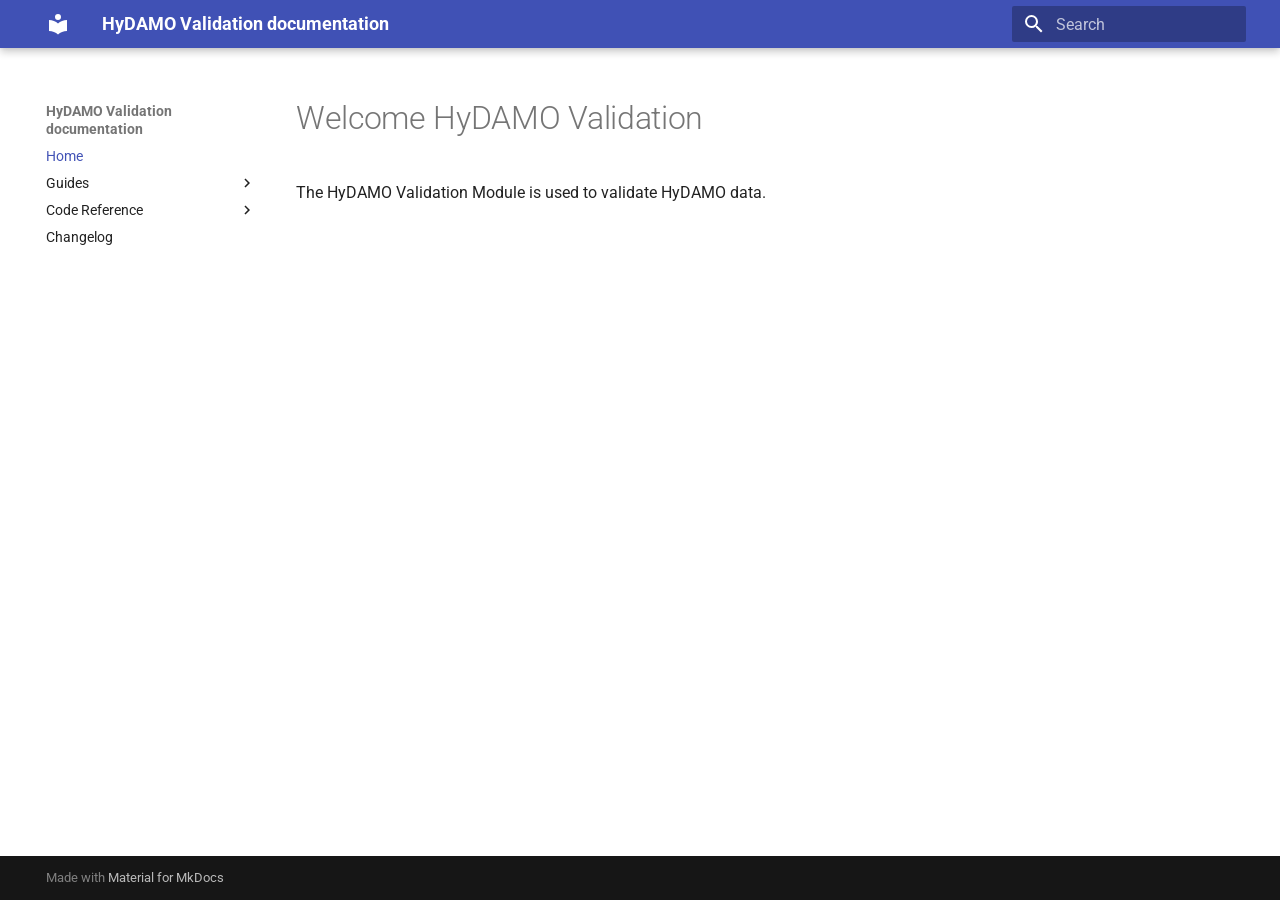
<file: index.html>
<!doctype html>
<html lang="en" class="no-js">
  <head>
    
      <meta charset="utf-8">
      <meta name="viewport" content="width=device-width,initial-scale=1">
      
      
      
        <link rel="canonical" href="https://HetWaterschapshuis.github.io/">
      
      
      
        <link rel="next" href="guides/get_started/">
      
      
        
      
      
      <link rel="icon" href="assets/images/favicon.png">
      <meta name="generator" content="mkdocs-1.6.1, mkdocs-material-9.7.0">
    
    
      
        <title>HyDAMO Validation documentation</title>
      
    
    
      <link rel="stylesheet" href="assets/stylesheets/main.618322db.min.css">
      
      


    
    
      
    
    
      
        
        
        <link rel="preconnect" href="https://fonts.gstatic.com" crossorigin>
        <link rel="stylesheet" href="https://fonts.googleapis.com/css?family=Roboto:300,300i,400,400i,700,700i%7CRoboto+Mono:400,400i,700,700i&display=fallback">
        <style>:root{--md-text-font:"Roboto";--md-code-font:"Roboto Mono"}</style>
      
    
    
      <link rel="stylesheet" href="assets/_mkdocstrings.css">
    
    <script>__md_scope=new URL(".",location),__md_hash=e=>[...e].reduce(((e,_)=>(e<<5)-e+_.charCodeAt(0)),0),__md_get=(e,_=localStorage,t=__md_scope)=>JSON.parse(_.getItem(t.pathname+"."+e)),__md_set=(e,_,t=localStorage,a=__md_scope)=>{try{t.setItem(a.pathname+"."+e,JSON.stringify(_))}catch(e){}}</script>
    
      

    
    
  </head>
  
  
    <body dir="ltr">
  
    
    <input class="md-toggle" data-md-toggle="drawer" type="checkbox" id="__drawer" autocomplete="off">
    <input class="md-toggle" data-md-toggle="search" type="checkbox" id="__search" autocomplete="off">
    <label class="md-overlay" for="__drawer"></label>
    <div data-md-component="skip">
      
        
        <a href="#welcome-hydamo-validation" class="md-skip">
          Skip to content
        </a>
      
    </div>
    <div data-md-component="announce">
      
    </div>
    
    
      

  

<header class="md-header md-header--shadow" data-md-component="header">
  <nav class="md-header__inner md-grid" aria-label="Header">
    <a href="." title="HyDAMO Validation documentation" class="md-header__button md-logo" aria-label="HyDAMO Validation documentation" data-md-component="logo">
      
  
  <svg xmlns="http://www.w3.org/2000/svg" viewBox="0 0 24 24"><path d="M12 8a3 3 0 0 0 3-3 3 3 0 0 0-3-3 3 3 0 0 0-3 3 3 3 0 0 0 3 3m0 3.54C9.64 9.35 6.5 8 3 8v11c3.5 0 6.64 1.35 9 3.54 2.36-2.19 5.5-3.54 9-3.54V8c-3.5 0-6.64 1.35-9 3.54"/></svg>

    </a>
    <label class="md-header__button md-icon" for="__drawer">
      
      <svg xmlns="http://www.w3.org/2000/svg" viewBox="0 0 24 24"><path d="M3 6h18v2H3zm0 5h18v2H3zm0 5h18v2H3z"/></svg>
    </label>
    <div class="md-header__title" data-md-component="header-title">
      <div class="md-header__ellipsis">
        <div class="md-header__topic">
          <span class="md-ellipsis">
            HyDAMO Validation documentation
          </span>
        </div>
        <div class="md-header__topic" data-md-component="header-topic">
          <span class="md-ellipsis">
            
              Home
            
          </span>
        </div>
      </div>
    </div>
    
    
      <script>var palette=__md_get("__palette");if(palette&&palette.color){if("(prefers-color-scheme)"===palette.color.media){var media=matchMedia("(prefers-color-scheme: light)"),input=document.querySelector(media.matches?"[data-md-color-media='(prefers-color-scheme: light)']":"[data-md-color-media='(prefers-color-scheme: dark)']");palette.color.media=input.getAttribute("data-md-color-media"),palette.color.scheme=input.getAttribute("data-md-color-scheme"),palette.color.primary=input.getAttribute("data-md-color-primary"),palette.color.accent=input.getAttribute("data-md-color-accent")}for(var[key,value]of Object.entries(palette.color))document.body.setAttribute("data-md-color-"+key,value)}</script>
    
    
    
      
      
        <label class="md-header__button md-icon" for="__search">
          
          <svg xmlns="http://www.w3.org/2000/svg" viewBox="0 0 24 24"><path d="M9.5 3A6.5 6.5 0 0 1 16 9.5c0 1.61-.59 3.09-1.56 4.23l.27.27h.79l5 5-1.5 1.5-5-5v-.79l-.27-.27A6.52 6.52 0 0 1 9.5 16 6.5 6.5 0 0 1 3 9.5 6.5 6.5 0 0 1 9.5 3m0 2C7 5 5 7 5 9.5S7 14 9.5 14 14 12 14 9.5 12 5 9.5 5"/></svg>
        </label>
        <div class="md-search" data-md-component="search" role="dialog">
  <label class="md-search__overlay" for="__search"></label>
  <div class="md-search__inner" role="search">
    <form class="md-search__form" name="search">
      <input type="text" class="md-search__input" name="query" aria-label="Search" placeholder="Search" autocapitalize="off" autocorrect="off" autocomplete="off" spellcheck="false" data-md-component="search-query" required>
      <label class="md-search__icon md-icon" for="__search">
        
        <svg xmlns="http://www.w3.org/2000/svg" viewBox="0 0 24 24"><path d="M9.5 3A6.5 6.5 0 0 1 16 9.5c0 1.61-.59 3.09-1.56 4.23l.27.27h.79l5 5-1.5 1.5-5-5v-.79l-.27-.27A6.52 6.52 0 0 1 9.5 16 6.5 6.5 0 0 1 3 9.5 6.5 6.5 0 0 1 9.5 3m0 2C7 5 5 7 5 9.5S7 14 9.5 14 14 12 14 9.5 12 5 9.5 5"/></svg>
        
        <svg xmlns="http://www.w3.org/2000/svg" viewBox="0 0 24 24"><path d="M20 11v2H8l5.5 5.5-1.42 1.42L4.16 12l7.92-7.92L13.5 5.5 8 11z"/></svg>
      </label>
      <nav class="md-search__options" aria-label="Search">
        
        <button type="reset" class="md-search__icon md-icon" title="Clear" aria-label="Clear" tabindex="-1">
          
          <svg xmlns="http://www.w3.org/2000/svg" viewBox="0 0 24 24"><path d="M19 6.41 17.59 5 12 10.59 6.41 5 5 6.41 10.59 12 5 17.59 6.41 19 12 13.41 17.59 19 19 17.59 13.41 12z"/></svg>
        </button>
      </nav>
      
    </form>
    <div class="md-search__output">
      <div class="md-search__scrollwrap" tabindex="0" data-md-scrollfix>
        <div class="md-search-result" data-md-component="search-result">
          <div class="md-search-result__meta">
            Initializing search
          </div>
          <ol class="md-search-result__list" role="presentation"></ol>
        </div>
      </div>
    </div>
  </div>
</div>
      
    
    
  </nav>
  
</header>
    
    <div class="md-container" data-md-component="container">
      
      
        
          
        
      
      <main class="md-main" data-md-component="main">
        <div class="md-main__inner md-grid">
          
            
              
              <div class="md-sidebar md-sidebar--primary" data-md-component="sidebar" data-md-type="navigation" >
                <div class="md-sidebar__scrollwrap">
                  <div class="md-sidebar__inner">
                    



<nav class="md-nav md-nav--primary" aria-label="Navigation" data-md-level="0">
  <label class="md-nav__title" for="__drawer">
    <a href="." title="HyDAMO Validation documentation" class="md-nav__button md-logo" aria-label="HyDAMO Validation documentation" data-md-component="logo">
      
  
  <svg xmlns="http://www.w3.org/2000/svg" viewBox="0 0 24 24"><path d="M12 8a3 3 0 0 0 3-3 3 3 0 0 0-3-3 3 3 0 0 0-3 3 3 3 0 0 0 3 3m0 3.54C9.64 9.35 6.5 8 3 8v11c3.5 0 6.64 1.35 9 3.54 2.36-2.19 5.5-3.54 9-3.54V8c-3.5 0-6.64 1.35-9 3.54"/></svg>

    </a>
    HyDAMO Validation documentation
  </label>
  
  <ul class="md-nav__list" data-md-scrollfix>
    
      
      
  
  
    
  
  
  
    <li class="md-nav__item md-nav__item--active">
      
      <input class="md-nav__toggle md-toggle" type="checkbox" id="__toc">
      
      
        
      
      
      <a href="." class="md-nav__link md-nav__link--active">
        
  
  
  <span class="md-ellipsis">
    
  
    Home
  

    
  </span>
  
  

      </a>
      
    </li>
  

    
      
      
  
  
  
  
    
    
    
    
    
    <li class="md-nav__item md-nav__item--nested">
      
        
        
        <input class="md-nav__toggle md-toggle " type="checkbox" id="__nav_2" >
        
          
          <label class="md-nav__link" for="__nav_2" id="__nav_2_label" tabindex="0">
            
  
  
  <span class="md-ellipsis">
    
  
    Guides
  

    
  </span>
  
  

            <span class="md-nav__icon md-icon"></span>
          </label>
        
        <nav class="md-nav" data-md-level="1" aria-labelledby="__nav_2_label" aria-expanded="false">
          <label class="md-nav__title" for="__nav_2">
            <span class="md-nav__icon md-icon"></span>
            
  
    Guides
  

          </label>
          <ul class="md-nav__list" data-md-scrollfix>
            
              
                
  
  
  
  
    <li class="md-nav__item">
      <a href="guides/get_started/" class="md-nav__link">
        
  
  
  <span class="md-ellipsis">
    
  
    Get Started
  

    
  </span>
  
  

      </a>
    </li>
  

              
            
              
                
  
  
  
  
    <li class="md-nav__item">
      <a href="guides/contribute/" class="md-nav__link">
        
  
  
  <span class="md-ellipsis">
    
  
    Contribute
  

    
  </span>
  
  

      </a>
    </li>
  

              
            
              
                
  
  
  
  
    <li class="md-nav__item">
      <a href="guides/release/" class="md-nav__link">
        
  
  
  <span class="md-ellipsis">
    
  
    Release
  

    
  </span>
  
  

      </a>
    </li>
  

              
            
          </ul>
        </nav>
      
    </li>
  

    
      
      
  
  
  
  
    
    
    
    
    
    <li class="md-nav__item md-nav__item--nested">
      
        
        
        <input class="md-nav__toggle md-toggle " type="checkbox" id="__nav_3" >
        
          
          <label class="md-nav__link" for="__nav_3" id="__nav_3_label" tabindex="0">
            
  
  
  <span class="md-ellipsis">
    
  
    Code Reference
  

    
  </span>
  
  

            <span class="md-nav__icon md-icon"></span>
          </label>
        
        <nav class="md-nav" data-md-level="1" aria-labelledby="__nav_3_label" aria-expanded="false">
          <label class="md-nav__title" for="__nav_3">
            <span class="md-nav__icon md-icon"></span>
            
  
    Code Reference
  

          </label>
          <ul class="md-nav__list" data-md-scrollfix>
            
              
                
  
  
  
  
    <li class="md-nav__item">
      <a href="reference/datasets/" class="md-nav__link">
        
  
  
  <span class="md-ellipsis">
    
  
    DataSets
  

    
  </span>
  
  

      </a>
    </li>
  

              
            
              
                
  
  
  
  
    <li class="md-nav__item">
      <a href="reference/hydamo/" class="md-nav__link">
        
  
  
  <span class="md-ellipsis">
    
  
    HyDAMO
  

    
  </span>
  
  

      </a>
    </li>
  

              
            
              
                
  
  
  
  
    
    
    
    
    
    <li class="md-nav__item md-nav__item--nested">
      
        
        
        <input class="md-nav__toggle md-toggle " type="checkbox" id="__nav_3_3" >
        
          
          <label class="md-nav__link" for="__nav_3_3" id="__nav_3_3_label" tabindex="0">
            
  
  
  <span class="md-ellipsis">
    
  
    Functions
  

    
  </span>
  
  

            <span class="md-nav__icon md-icon"></span>
          </label>
        
        <nav class="md-nav" data-md-level="2" aria-labelledby="__nav_3_3_label" aria-expanded="false">
          <label class="md-nav__title" for="__nav_3_3">
            <span class="md-nav__icon md-icon"></span>
            
  
    Functions
  

          </label>
          <ul class="md-nav__list" data-md-scrollfix>
            
              
                
  
  
  
  
    <li class="md-nav__item">
      <a href="reference/general_functions/" class="md-nav__link">
        
  
  
  <span class="md-ellipsis">
    
  
    General Functions
  

    
  </span>
  
  

      </a>
    </li>
  

              
            
              
                
  
  
  
  
    <li class="md-nav__item">
      <a href="reference/logic_functions/" class="md-nav__link">
        
  
  
  <span class="md-ellipsis">
    
  
    Logic Functions
  

    
  </span>
  
  

      </a>
    </li>
  

              
            
              
                
  
  
  
  
    <li class="md-nav__item">
      <a href="reference/topologic_functions/" class="md-nav__link">
        
  
  
  <span class="md-ellipsis">
    
  
    Topologic Functions
  

    
  </span>
  
  

      </a>
    </li>
  

              
            
          </ul>
        </nav>
      
    </li>
  

              
            
          </ul>
        </nav>
      
    </li>
  

    
      
      
  
  
  
  
    <li class="md-nav__item">
      <a href="changelog/" class="md-nav__link">
        
  
  
  <span class="md-ellipsis">
    
  
    Changelog
  

    
  </span>
  
  

      </a>
    </li>
  

    
  </ul>
</nav>
                  </div>
                </div>
              </div>
            
            
              
              <div class="md-sidebar md-sidebar--secondary" data-md-component="sidebar" data-md-type="toc" >
                <div class="md-sidebar__scrollwrap">
                  <div class="md-sidebar__inner">
                    

<nav class="md-nav md-nav--secondary" aria-label="Table of contents">
  
  
  
    
  
  
</nav>
                  </div>
                </div>
              </div>
            
          
          
            <div class="md-content" data-md-component="content">
              
              <article class="md-content__inner md-typeset">
                
                  



<h1 id="welcome-hydamo-validation">Welcome HyDAMO Validation</h1>
<p>The HyDAMO Validation Module is used to validate HyDAMO data.</p>












                
              </article>
            </div>
          
          
<script>var target=document.getElementById(location.hash.slice(1));target&&target.name&&(target.checked=target.name.startsWith("__tabbed_"))</script>
        </div>
        
      </main>
      
        <footer class="md-footer">
  
  <div class="md-footer-meta md-typeset">
    <div class="md-footer-meta__inner md-grid">
      <div class="md-copyright">
  
  
    Made with
    <a href="https://squidfunk.github.io/mkdocs-material/" target="_blank" rel="noopener">
      Material for MkDocs
    </a>
  
</div>
      
    </div>
  </div>
</footer>
      
    </div>
    <div class="md-dialog" data-md-component="dialog">
      <div class="md-dialog__inner md-typeset"></div>
    </div>
    
    
    
      
      
      <script id="__config" type="application/json">{"annotate": null, "base": ".", "features": [], "search": "assets/javascripts/workers/search.7a47a382.min.js", "tags": null, "translations": {"clipboard.copied": "Copied to clipboard", "clipboard.copy": "Copy to clipboard", "search.result.more.one": "1 more on this page", "search.result.more.other": "# more on this page", "search.result.none": "No matching documents", "search.result.one": "1 matching document", "search.result.other": "# matching documents", "search.result.placeholder": "Type to start searching", "search.result.term.missing": "Missing", "select.version": "Select version"}, "version": null}</script>
    
    
      <script src="assets/javascripts/bundle.e71a0d61.min.js"></script>
      
    
  </body>
</html>
</file>
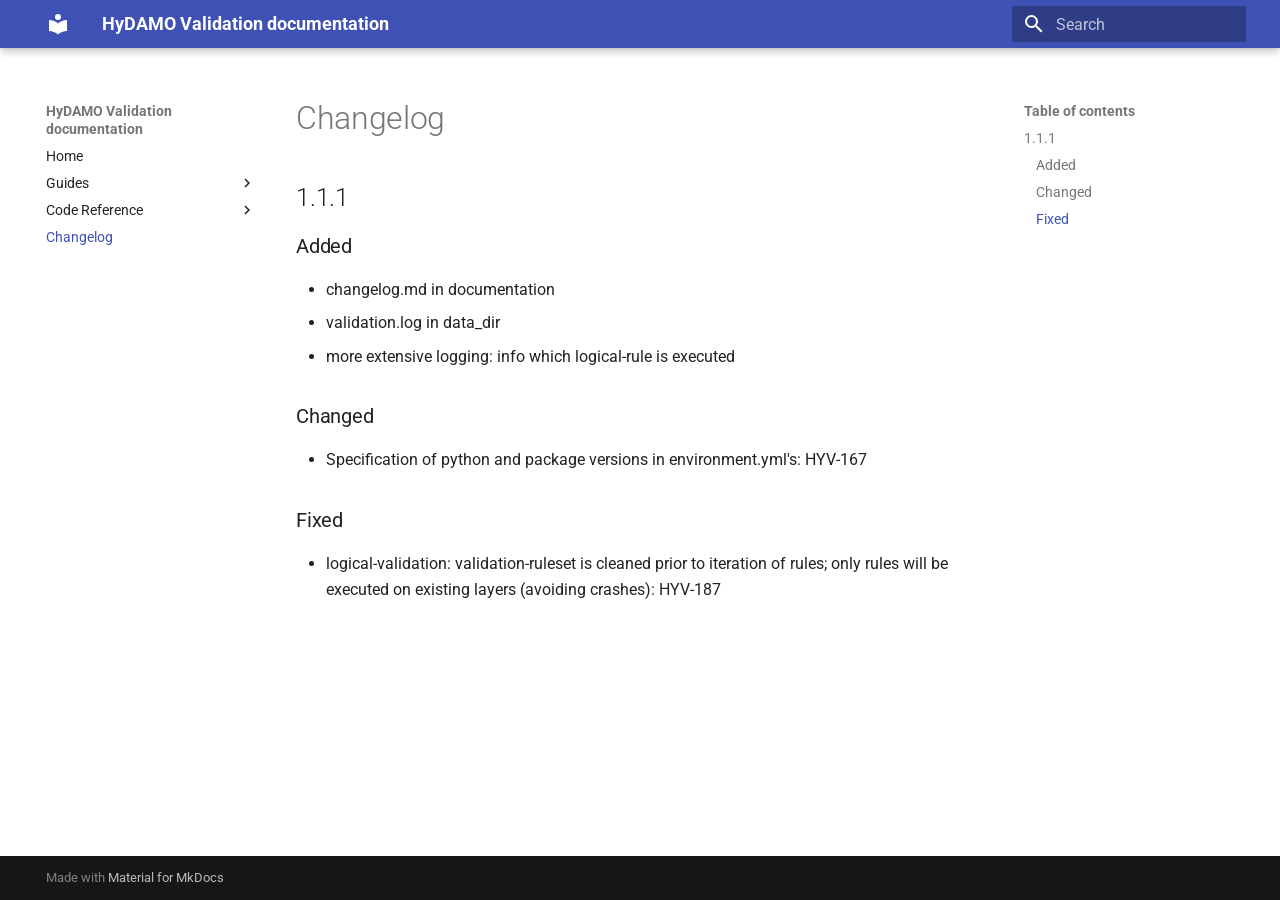
<file: changelog/index.html>
<!doctype html>
<html lang="en" class="no-js">
  <head>
    
      <meta charset="utf-8">
      <meta name="viewport" content="width=device-width,initial-scale=1">
      
      
      
        <link rel="canonical" href="https://HetWaterschapshuis.github.io/changelog/">
      
      
        <link rel="prev" href="../reference/topologic_functions/">
      
      
      
        
      
      
      <link rel="icon" href="../assets/images/favicon.png">
      <meta name="generator" content="mkdocs-1.6.1, mkdocs-material-9.7.0">
    
    
      
        <title>Changelog - HyDAMO Validation documentation</title>
      
    
    
      <link rel="stylesheet" href="../assets/stylesheets/main.618322db.min.css">
      
      


    
    
      
    
    
      
        
        
        <link rel="preconnect" href="https://fonts.gstatic.com" crossorigin>
        <link rel="stylesheet" href="https://fonts.googleapis.com/css?family=Roboto:300,300i,400,400i,700,700i%7CRoboto+Mono:400,400i,700,700i&display=fallback">
        <style>:root{--md-text-font:"Roboto";--md-code-font:"Roboto Mono"}</style>
      
    
    
      <link rel="stylesheet" href="../assets/_mkdocstrings.css">
    
    <script>__md_scope=new URL("..",location),__md_hash=e=>[...e].reduce(((e,_)=>(e<<5)-e+_.charCodeAt(0)),0),__md_get=(e,_=localStorage,t=__md_scope)=>JSON.parse(_.getItem(t.pathname+"."+e)),__md_set=(e,_,t=localStorage,a=__md_scope)=>{try{t.setItem(a.pathname+"."+e,JSON.stringify(_))}catch(e){}}</script>
    
      

    
    
  </head>
  
  
    <body dir="ltr">
  
    
    <input class="md-toggle" data-md-toggle="drawer" type="checkbox" id="__drawer" autocomplete="off">
    <input class="md-toggle" data-md-toggle="search" type="checkbox" id="__search" autocomplete="off">
    <label class="md-overlay" for="__drawer"></label>
    <div data-md-component="skip">
      
        
        <a href="#111" class="md-skip">
          Skip to content
        </a>
      
    </div>
    <div data-md-component="announce">
      
    </div>
    
    
      

  

<header class="md-header md-header--shadow" data-md-component="header">
  <nav class="md-header__inner md-grid" aria-label="Header">
    <a href=".." title="HyDAMO Validation documentation" class="md-header__button md-logo" aria-label="HyDAMO Validation documentation" data-md-component="logo">
      
  
  <svg xmlns="http://www.w3.org/2000/svg" viewBox="0 0 24 24"><path d="M12 8a3 3 0 0 0 3-3 3 3 0 0 0-3-3 3 3 0 0 0-3 3 3 3 0 0 0 3 3m0 3.54C9.64 9.35 6.5 8 3 8v11c3.5 0 6.64 1.35 9 3.54 2.36-2.19 5.5-3.54 9-3.54V8c-3.5 0-6.64 1.35-9 3.54"/></svg>

    </a>
    <label class="md-header__button md-icon" for="__drawer">
      
      <svg xmlns="http://www.w3.org/2000/svg" viewBox="0 0 24 24"><path d="M3 6h18v2H3zm0 5h18v2H3zm0 5h18v2H3z"/></svg>
    </label>
    <div class="md-header__title" data-md-component="header-title">
      <div class="md-header__ellipsis">
        <div class="md-header__topic">
          <span class="md-ellipsis">
            HyDAMO Validation documentation
          </span>
        </div>
        <div class="md-header__topic" data-md-component="header-topic">
          <span class="md-ellipsis">
            
              Changelog
            
          </span>
        </div>
      </div>
    </div>
    
    
      <script>var palette=__md_get("__palette");if(palette&&palette.color){if("(prefers-color-scheme)"===palette.color.media){var media=matchMedia("(prefers-color-scheme: light)"),input=document.querySelector(media.matches?"[data-md-color-media='(prefers-color-scheme: light)']":"[data-md-color-media='(prefers-color-scheme: dark)']");palette.color.media=input.getAttribute("data-md-color-media"),palette.color.scheme=input.getAttribute("data-md-color-scheme"),palette.color.primary=input.getAttribute("data-md-color-primary"),palette.color.accent=input.getAttribute("data-md-color-accent")}for(var[key,value]of Object.entries(palette.color))document.body.setAttribute("data-md-color-"+key,value)}</script>
    
    
    
      
      
        <label class="md-header__button md-icon" for="__search">
          
          <svg xmlns="http://www.w3.org/2000/svg" viewBox="0 0 24 24"><path d="M9.5 3A6.5 6.5 0 0 1 16 9.5c0 1.61-.59 3.09-1.56 4.23l.27.27h.79l5 5-1.5 1.5-5-5v-.79l-.27-.27A6.52 6.52 0 0 1 9.5 16 6.5 6.5 0 0 1 3 9.5 6.5 6.5 0 0 1 9.5 3m0 2C7 5 5 7 5 9.5S7 14 9.5 14 14 12 14 9.5 12 5 9.5 5"/></svg>
        </label>
        <div class="md-search" data-md-component="search" role="dialog">
  <label class="md-search__overlay" for="__search"></label>
  <div class="md-search__inner" role="search">
    <form class="md-search__form" name="search">
      <input type="text" class="md-search__input" name="query" aria-label="Search" placeholder="Search" autocapitalize="off" autocorrect="off" autocomplete="off" spellcheck="false" data-md-component="search-query" required>
      <label class="md-search__icon md-icon" for="__search">
        
        <svg xmlns="http://www.w3.org/2000/svg" viewBox="0 0 24 24"><path d="M9.5 3A6.5 6.5 0 0 1 16 9.5c0 1.61-.59 3.09-1.56 4.23l.27.27h.79l5 5-1.5 1.5-5-5v-.79l-.27-.27A6.52 6.52 0 0 1 9.5 16 6.5 6.5 0 0 1 3 9.5 6.5 6.5 0 0 1 9.5 3m0 2C7 5 5 7 5 9.5S7 14 9.5 14 14 12 14 9.5 12 5 9.5 5"/></svg>
        
        <svg xmlns="http://www.w3.org/2000/svg" viewBox="0 0 24 24"><path d="M20 11v2H8l5.5 5.5-1.42 1.42L4.16 12l7.92-7.92L13.5 5.5 8 11z"/></svg>
      </label>
      <nav class="md-search__options" aria-label="Search">
        
        <button type="reset" class="md-search__icon md-icon" title="Clear" aria-label="Clear" tabindex="-1">
          
          <svg xmlns="http://www.w3.org/2000/svg" viewBox="0 0 24 24"><path d="M19 6.41 17.59 5 12 10.59 6.41 5 5 6.41 10.59 12 5 17.59 6.41 19 12 13.41 17.59 19 19 17.59 13.41 12z"/></svg>
        </button>
      </nav>
      
    </form>
    <div class="md-search__output">
      <div class="md-search__scrollwrap" tabindex="0" data-md-scrollfix>
        <div class="md-search-result" data-md-component="search-result">
          <div class="md-search-result__meta">
            Initializing search
          </div>
          <ol class="md-search-result__list" role="presentation"></ol>
        </div>
      </div>
    </div>
  </div>
</div>
      
    
    
  </nav>
  
</header>
    
    <div class="md-container" data-md-component="container">
      
      
        
          
        
      
      <main class="md-main" data-md-component="main">
        <div class="md-main__inner md-grid">
          
            
              
              <div class="md-sidebar md-sidebar--primary" data-md-component="sidebar" data-md-type="navigation" >
                <div class="md-sidebar__scrollwrap">
                  <div class="md-sidebar__inner">
                    



<nav class="md-nav md-nav--primary" aria-label="Navigation" data-md-level="0">
  <label class="md-nav__title" for="__drawer">
    <a href=".." title="HyDAMO Validation documentation" class="md-nav__button md-logo" aria-label="HyDAMO Validation documentation" data-md-component="logo">
      
  
  <svg xmlns="http://www.w3.org/2000/svg" viewBox="0 0 24 24"><path d="M12 8a3 3 0 0 0 3-3 3 3 0 0 0-3-3 3 3 0 0 0-3 3 3 3 0 0 0 3 3m0 3.54C9.64 9.35 6.5 8 3 8v11c3.5 0 6.64 1.35 9 3.54 2.36-2.19 5.5-3.54 9-3.54V8c-3.5 0-6.64 1.35-9 3.54"/></svg>

    </a>
    HyDAMO Validation documentation
  </label>
  
  <ul class="md-nav__list" data-md-scrollfix>
    
      
      
  
  
  
  
    <li class="md-nav__item">
      <a href=".." class="md-nav__link">
        
  
  
  <span class="md-ellipsis">
    
  
    Home
  

    
  </span>
  
  

      </a>
    </li>
  

    
      
      
  
  
  
  
    
    
    
    
    
    <li class="md-nav__item md-nav__item--nested">
      
        
        
        <input class="md-nav__toggle md-toggle " type="checkbox" id="__nav_2" >
        
          
          <label class="md-nav__link" for="__nav_2" id="__nav_2_label" tabindex="0">
            
  
  
  <span class="md-ellipsis">
    
  
    Guides
  

    
  </span>
  
  

            <span class="md-nav__icon md-icon"></span>
          </label>
        
        <nav class="md-nav" data-md-level="1" aria-labelledby="__nav_2_label" aria-expanded="false">
          <label class="md-nav__title" for="__nav_2">
            <span class="md-nav__icon md-icon"></span>
            
  
    Guides
  

          </label>
          <ul class="md-nav__list" data-md-scrollfix>
            
              
                
  
  
  
  
    <li class="md-nav__item">
      <a href="../guides/get_started/" class="md-nav__link">
        
  
  
  <span class="md-ellipsis">
    
  
    Get Started
  

    
  </span>
  
  

      </a>
    </li>
  

              
            
              
                
  
  
  
  
    <li class="md-nav__item">
      <a href="../guides/contribute/" class="md-nav__link">
        
  
  
  <span class="md-ellipsis">
    
  
    Contribute
  

    
  </span>
  
  

      </a>
    </li>
  

              
            
              
                
  
  
  
  
    <li class="md-nav__item">
      <a href="../guides/release/" class="md-nav__link">
        
  
  
  <span class="md-ellipsis">
    
  
    Release
  

    
  </span>
  
  

      </a>
    </li>
  

              
            
          </ul>
        </nav>
      
    </li>
  

    
      
      
  
  
  
  
    
    
    
    
    
    <li class="md-nav__item md-nav__item--nested">
      
        
        
        <input class="md-nav__toggle md-toggle " type="checkbox" id="__nav_3" >
        
          
          <label class="md-nav__link" for="__nav_3" id="__nav_3_label" tabindex="0">
            
  
  
  <span class="md-ellipsis">
    
  
    Code Reference
  

    
  </span>
  
  

            <span class="md-nav__icon md-icon"></span>
          </label>
        
        <nav class="md-nav" data-md-level="1" aria-labelledby="__nav_3_label" aria-expanded="false">
          <label class="md-nav__title" for="__nav_3">
            <span class="md-nav__icon md-icon"></span>
            
  
    Code Reference
  

          </label>
          <ul class="md-nav__list" data-md-scrollfix>
            
              
                
  
  
  
  
    <li class="md-nav__item">
      <a href="../reference/datasets/" class="md-nav__link">
        
  
  
  <span class="md-ellipsis">
    
  
    DataSets
  

    
  </span>
  
  

      </a>
    </li>
  

              
            
              
                
  
  
  
  
    <li class="md-nav__item">
      <a href="../reference/hydamo/" class="md-nav__link">
        
  
  
  <span class="md-ellipsis">
    
  
    HyDAMO
  

    
  </span>
  
  

      </a>
    </li>
  

              
            
              
                
  
  
  
  
    
    
    
    
    
    <li class="md-nav__item md-nav__item--nested">
      
        
        
        <input class="md-nav__toggle md-toggle " type="checkbox" id="__nav_3_3" >
        
          
          <label class="md-nav__link" for="__nav_3_3" id="__nav_3_3_label" tabindex="0">
            
  
  
  <span class="md-ellipsis">
    
  
    Functions
  

    
  </span>
  
  

            <span class="md-nav__icon md-icon"></span>
          </label>
        
        <nav class="md-nav" data-md-level="2" aria-labelledby="__nav_3_3_label" aria-expanded="false">
          <label class="md-nav__title" for="__nav_3_3">
            <span class="md-nav__icon md-icon"></span>
            
  
    Functions
  

          </label>
          <ul class="md-nav__list" data-md-scrollfix>
            
              
                
  
  
  
  
    <li class="md-nav__item">
      <a href="../reference/general_functions/" class="md-nav__link">
        
  
  
  <span class="md-ellipsis">
    
  
    General Functions
  

    
  </span>
  
  

      </a>
    </li>
  

              
            
              
                
  
  
  
  
    <li class="md-nav__item">
      <a href="../reference/logic_functions/" class="md-nav__link">
        
  
  
  <span class="md-ellipsis">
    
  
    Logic Functions
  

    
  </span>
  
  

      </a>
    </li>
  

              
            
              
                
  
  
  
  
    <li class="md-nav__item">
      <a href="../reference/topologic_functions/" class="md-nav__link">
        
  
  
  <span class="md-ellipsis">
    
  
    Topologic Functions
  

    
  </span>
  
  

      </a>
    </li>
  

              
            
          </ul>
        </nav>
      
    </li>
  

              
            
          </ul>
        </nav>
      
    </li>
  

    
      
      
  
  
    
  
  
  
    <li class="md-nav__item md-nav__item--active">
      
      <input class="md-nav__toggle md-toggle" type="checkbox" id="__toc">
      
      
      
        <label class="md-nav__link md-nav__link--active" for="__toc">
          
  
  
  <span class="md-ellipsis">
    
  
    Changelog
  

    
  </span>
  
  

          <span class="md-nav__icon md-icon"></span>
        </label>
      
      <a href="./" class="md-nav__link md-nav__link--active">
        
  
  
  <span class="md-ellipsis">
    
  
    Changelog
  

    
  </span>
  
  

      </a>
      
        

<nav class="md-nav md-nav--secondary" aria-label="Table of contents">
  
  
  
  
    <label class="md-nav__title" for="__toc">
      <span class="md-nav__icon md-icon"></span>
      Table of contents
    </label>
    <ul class="md-nav__list" data-md-component="toc" data-md-scrollfix>
      
        <li class="md-nav__item">
  <a href="#111" class="md-nav__link">
    <span class="md-ellipsis">
      
        1.1.1
      
    </span>
  </a>
  
    <nav class="md-nav" aria-label="1.1.1">
      <ul class="md-nav__list">
        
          <li class="md-nav__item">
  <a href="#added" class="md-nav__link">
    <span class="md-ellipsis">
      
        Added
      
    </span>
  </a>
  
</li>
        
          <li class="md-nav__item">
  <a href="#changed" class="md-nav__link">
    <span class="md-ellipsis">
      
        Changed
      
    </span>
  </a>
  
</li>
        
          <li class="md-nav__item">
  <a href="#fixed" class="md-nav__link">
    <span class="md-ellipsis">
      
        Fixed
      
    </span>
  </a>
  
</li>
        
      </ul>
    </nav>
  
</li>
      
    </ul>
  
</nav>
      
    </li>
  

    
  </ul>
</nav>
                  </div>
                </div>
              </div>
            
            
              
              <div class="md-sidebar md-sidebar--secondary" data-md-component="sidebar" data-md-type="toc" >
                <div class="md-sidebar__scrollwrap">
                  <div class="md-sidebar__inner">
                    

<nav class="md-nav md-nav--secondary" aria-label="Table of contents">
  
  
  
  
    <label class="md-nav__title" for="__toc">
      <span class="md-nav__icon md-icon"></span>
      Table of contents
    </label>
    <ul class="md-nav__list" data-md-component="toc" data-md-scrollfix>
      
        <li class="md-nav__item">
  <a href="#111" class="md-nav__link">
    <span class="md-ellipsis">
      
        1.1.1
      
    </span>
  </a>
  
    <nav class="md-nav" aria-label="1.1.1">
      <ul class="md-nav__list">
        
          <li class="md-nav__item">
  <a href="#added" class="md-nav__link">
    <span class="md-ellipsis">
      
        Added
      
    </span>
  </a>
  
</li>
        
          <li class="md-nav__item">
  <a href="#changed" class="md-nav__link">
    <span class="md-ellipsis">
      
        Changed
      
    </span>
  </a>
  
</li>
        
          <li class="md-nav__item">
  <a href="#fixed" class="md-nav__link">
    <span class="md-ellipsis">
      
        Fixed
      
    </span>
  </a>
  
</li>
        
      </ul>
    </nav>
  
</li>
      
    </ul>
  
</nav>
                  </div>
                </div>
              </div>
            
          
          
            <div class="md-content" data-md-component="content">
              
              <article class="md-content__inner md-typeset">
                
                  



  <h1>Changelog</h1>

<h2 id="111">1.1.1</h2>
<h3 id="added">Added</h3>
<ul>
<li>changelog.md in documentation </li>
<li>validation.log in data_dir</li>
<li>more extensive logging: info which logical-rule is executed</li>
</ul>
<h3 id="changed">Changed</h3>
<ul>
<li>Specification of python and package versions in environment.yml's: HYV-167</li>
</ul>
<h3 id="fixed">Fixed</h3>
<ul>
<li>logical-validation: validation-ruleset is cleaned prior to iteration of rules; only rules will be executed on existing layers (avoiding crashes): HYV-187</li>
</ul>












                
              </article>
            </div>
          
          
<script>var target=document.getElementById(location.hash.slice(1));target&&target.name&&(target.checked=target.name.startsWith("__tabbed_"))</script>
        </div>
        
      </main>
      
        <footer class="md-footer">
  
  <div class="md-footer-meta md-typeset">
    <div class="md-footer-meta__inner md-grid">
      <div class="md-copyright">
  
  
    Made with
    <a href="https://squidfunk.github.io/mkdocs-material/" target="_blank" rel="noopener">
      Material for MkDocs
    </a>
  
</div>
      
    </div>
  </div>
</footer>
      
    </div>
    <div class="md-dialog" data-md-component="dialog">
      <div class="md-dialog__inner md-typeset"></div>
    </div>
    
    
    
      
      
      <script id="__config" type="application/json">{"annotate": null, "base": "..", "features": [], "search": "../assets/javascripts/workers/search.7a47a382.min.js", "tags": null, "translations": {"clipboard.copied": "Copied to clipboard", "clipboard.copy": "Copy to clipboard", "search.result.more.one": "1 more on this page", "search.result.more.other": "# more on this page", "search.result.none": "No matching documents", "search.result.one": "1 matching document", "search.result.other": "# matching documents", "search.result.placeholder": "Type to start searching", "search.result.term.missing": "Missing", "select.version": "Select version"}, "version": null}</script>
    
    
      <script src="../assets/javascripts/bundle.e71a0d61.min.js"></script>
      
    
  </body>
</html>
</file>
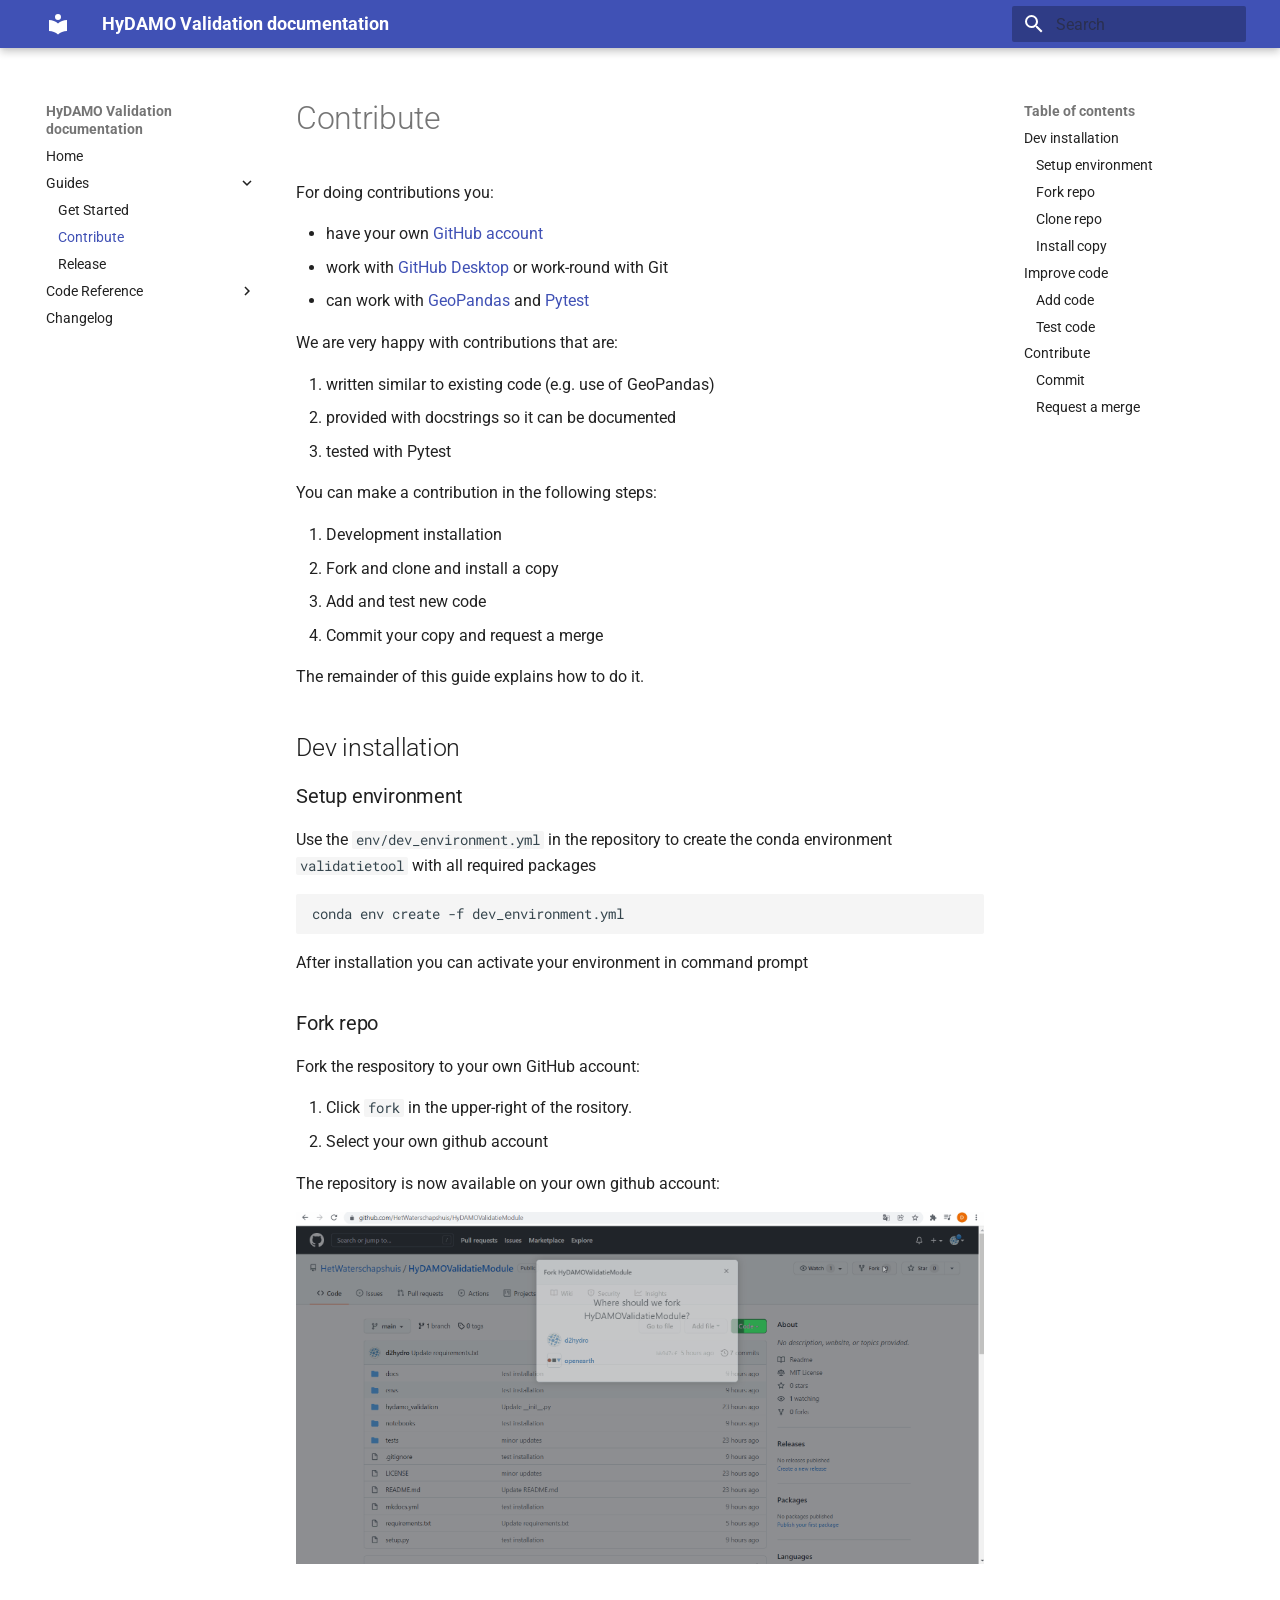
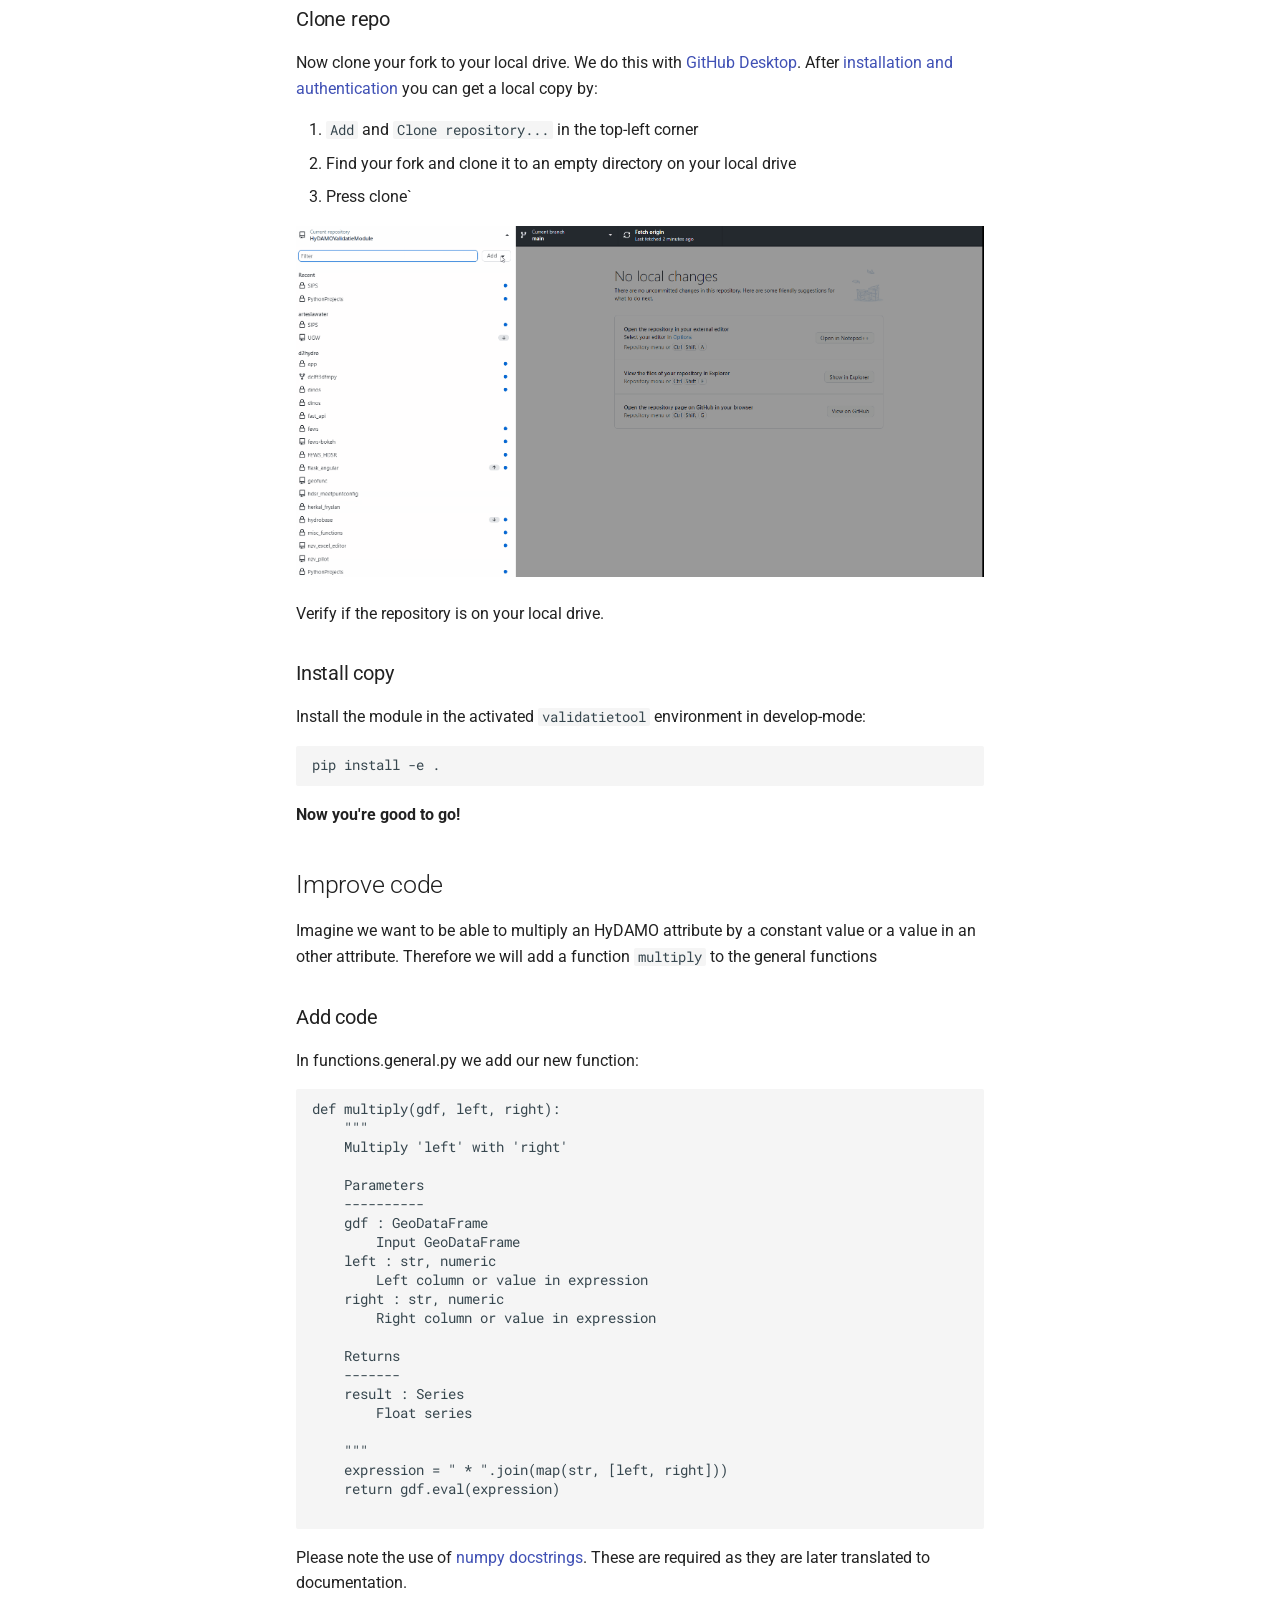
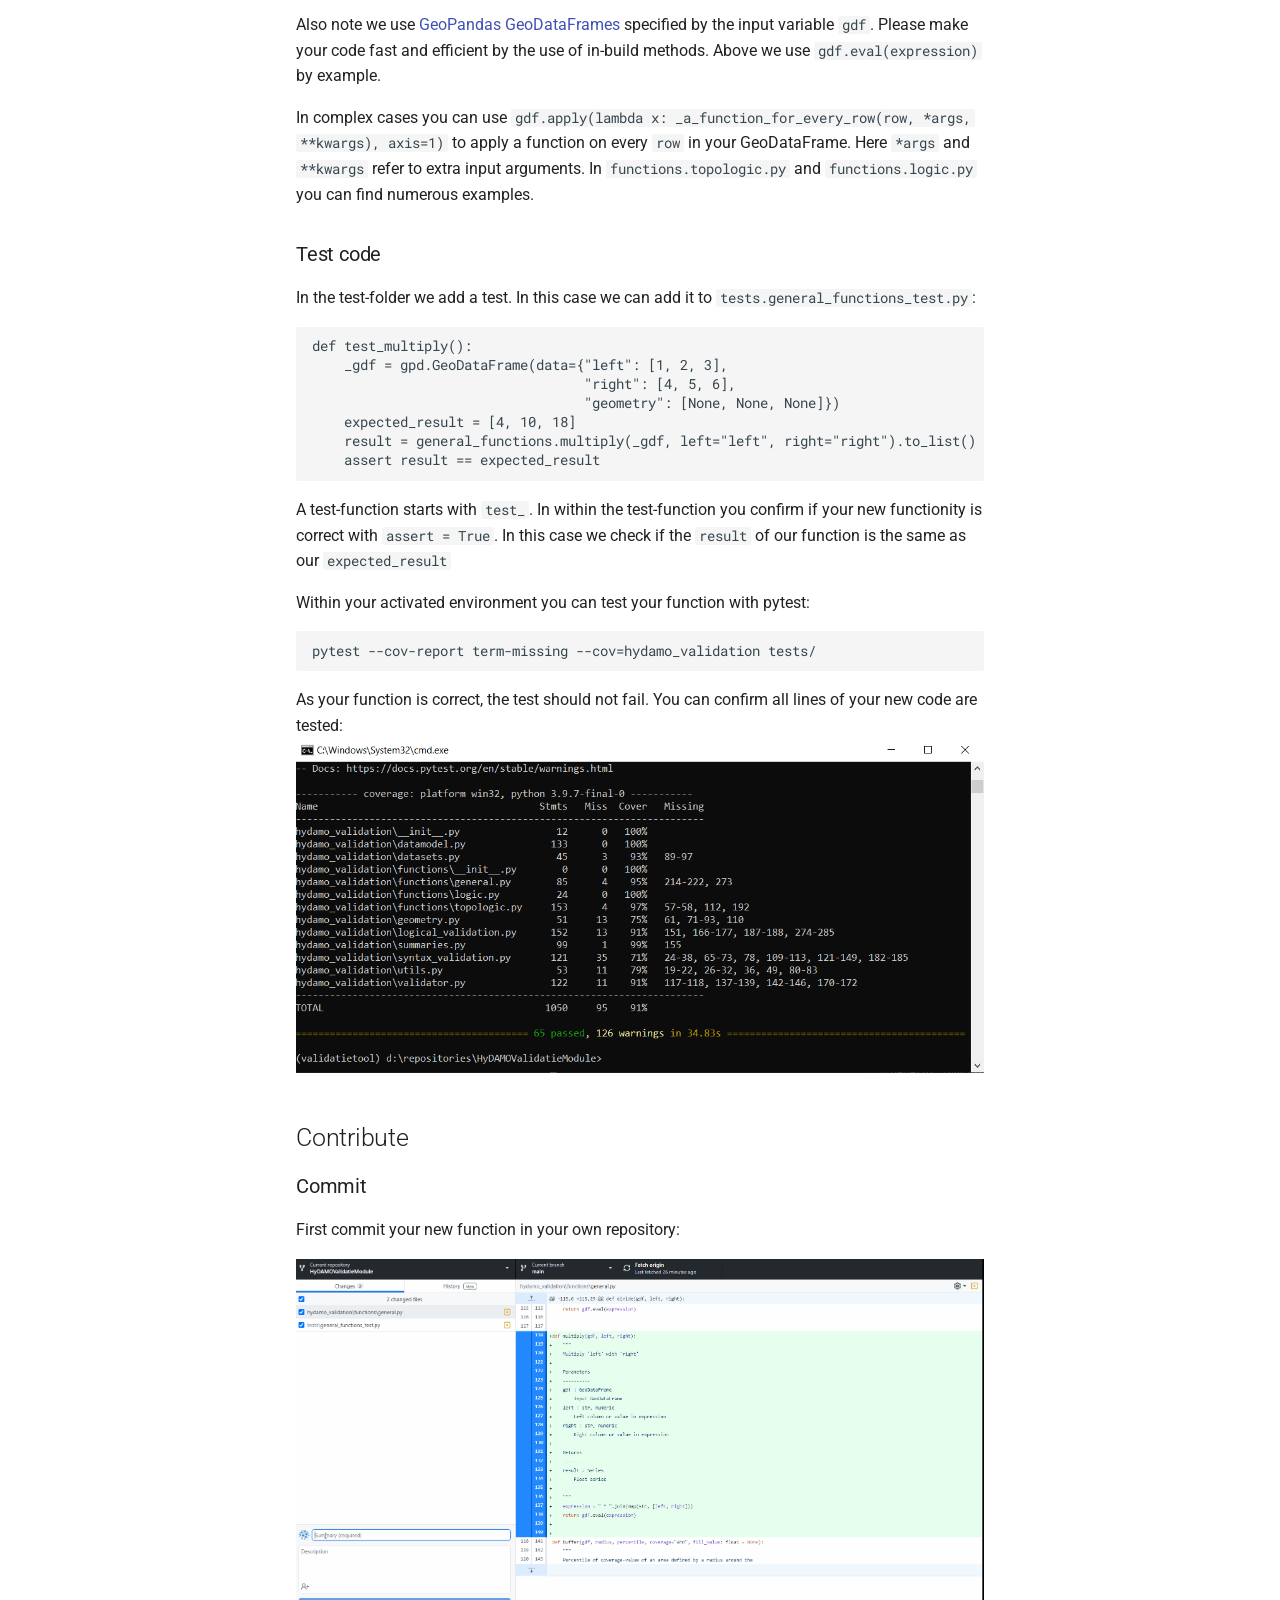
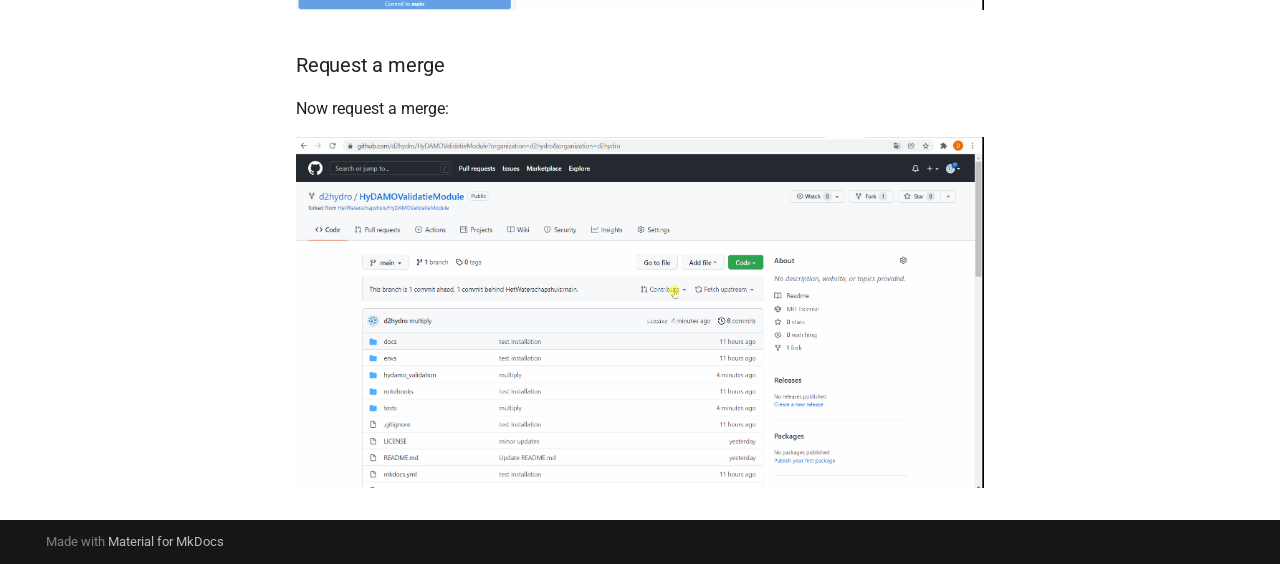
<file: guides/contribute/index.html>
<!doctype html>
<html lang="en" class="no-js">
  <head>
    
      <meta charset="utf-8">
      <meta name="viewport" content="width=device-width,initial-scale=1">
      
      
      
        <link rel="canonical" href="https://HetWaterschapshuis.github.io/guides/contribute/">
      
      
        <link rel="prev" href="../get_started/">
      
      
        <link rel="next" href="../release/">
      
      
        
      
      
      <link rel="icon" href="../../assets/images/favicon.png">
      <meta name="generator" content="mkdocs-1.6.1, mkdocs-material-9.7.0">
    
    
      
        <title>Contribute - HyDAMO Validation documentation</title>
      
    
    
      <link rel="stylesheet" href="../../assets/stylesheets/main.618322db.min.css">
      
      


    
    
      
    
    
      
        
        
        <link rel="preconnect" href="https://fonts.gstatic.com" crossorigin>
        <link rel="stylesheet" href="https://fonts.googleapis.com/css?family=Roboto:300,300i,400,400i,700,700i%7CRoboto+Mono:400,400i,700,700i&display=fallback">
        <style>:root{--md-text-font:"Roboto";--md-code-font:"Roboto Mono"}</style>
      
    
    
      <link rel="stylesheet" href="../../assets/_mkdocstrings.css">
    
    <script>__md_scope=new URL("../..",location),__md_hash=e=>[...e].reduce(((e,_)=>(e<<5)-e+_.charCodeAt(0)),0),__md_get=(e,_=localStorage,t=__md_scope)=>JSON.parse(_.getItem(t.pathname+"."+e)),__md_set=(e,_,t=localStorage,a=__md_scope)=>{try{t.setItem(a.pathname+"."+e,JSON.stringify(_))}catch(e){}}</script>
    
      

    
    
  </head>
  
  
    <body dir="ltr">
  
    
    <input class="md-toggle" data-md-toggle="drawer" type="checkbox" id="__drawer" autocomplete="off">
    <input class="md-toggle" data-md-toggle="search" type="checkbox" id="__search" autocomplete="off">
    <label class="md-overlay" for="__drawer"></label>
    <div data-md-component="skip">
      
        
        <a href="#contribute" class="md-skip">
          Skip to content
        </a>
      
    </div>
    <div data-md-component="announce">
      
    </div>
    
    
      

  

<header class="md-header md-header--shadow" data-md-component="header">
  <nav class="md-header__inner md-grid" aria-label="Header">
    <a href="../.." title="HyDAMO Validation documentation" class="md-header__button md-logo" aria-label="HyDAMO Validation documentation" data-md-component="logo">
      
  
  <svg xmlns="http://www.w3.org/2000/svg" viewBox="0 0 24 24"><path d="M12 8a3 3 0 0 0 3-3 3 3 0 0 0-3-3 3 3 0 0 0-3 3 3 3 0 0 0 3 3m0 3.54C9.64 9.35 6.5 8 3 8v11c3.5 0 6.64 1.35 9 3.54 2.36-2.19 5.5-3.54 9-3.54V8c-3.5 0-6.64 1.35-9 3.54"/></svg>

    </a>
    <label class="md-header__button md-icon" for="__drawer">
      
      <svg xmlns="http://www.w3.org/2000/svg" viewBox="0 0 24 24"><path d="M3 6h18v2H3zm0 5h18v2H3zm0 5h18v2H3z"/></svg>
    </label>
    <div class="md-header__title" data-md-component="header-title">
      <div class="md-header__ellipsis">
        <div class="md-header__topic">
          <span class="md-ellipsis">
            HyDAMO Validation documentation
          </span>
        </div>
        <div class="md-header__topic" data-md-component="header-topic">
          <span class="md-ellipsis">
            
              Contribute
            
          </span>
        </div>
      </div>
    </div>
    
    
      <script>var palette=__md_get("__palette");if(palette&&palette.color){if("(prefers-color-scheme)"===palette.color.media){var media=matchMedia("(prefers-color-scheme: light)"),input=document.querySelector(media.matches?"[data-md-color-media='(prefers-color-scheme: light)']":"[data-md-color-media='(prefers-color-scheme: dark)']");palette.color.media=input.getAttribute("data-md-color-media"),palette.color.scheme=input.getAttribute("data-md-color-scheme"),palette.color.primary=input.getAttribute("data-md-color-primary"),palette.color.accent=input.getAttribute("data-md-color-accent")}for(var[key,value]of Object.entries(palette.color))document.body.setAttribute("data-md-color-"+key,value)}</script>
    
    
    
      
      
        <label class="md-header__button md-icon" for="__search">
          
          <svg xmlns="http://www.w3.org/2000/svg" viewBox="0 0 24 24"><path d="M9.5 3A6.5 6.5 0 0 1 16 9.5c0 1.61-.59 3.09-1.56 4.23l.27.27h.79l5 5-1.5 1.5-5-5v-.79l-.27-.27A6.52 6.52 0 0 1 9.5 16 6.5 6.5 0 0 1 3 9.5 6.5 6.5 0 0 1 9.5 3m0 2C7 5 5 7 5 9.5S7 14 9.5 14 14 12 14 9.5 12 5 9.5 5"/></svg>
        </label>
        <div class="md-search" data-md-component="search" role="dialog">
  <label class="md-search__overlay" for="__search"></label>
  <div class="md-search__inner" role="search">
    <form class="md-search__form" name="search">
      <input type="text" class="md-search__input" name="query" aria-label="Search" placeholder="Search" autocapitalize="off" autocorrect="off" autocomplete="off" spellcheck="false" data-md-component="search-query" required>
      <label class="md-search__icon md-icon" for="__search">
        
        <svg xmlns="http://www.w3.org/2000/svg" viewBox="0 0 24 24"><path d="M9.5 3A6.5 6.5 0 0 1 16 9.5c0 1.61-.59 3.09-1.56 4.23l.27.27h.79l5 5-1.5 1.5-5-5v-.79l-.27-.27A6.52 6.52 0 0 1 9.5 16 6.5 6.5 0 0 1 3 9.5 6.5 6.5 0 0 1 9.5 3m0 2C7 5 5 7 5 9.5S7 14 9.5 14 14 12 14 9.5 12 5 9.5 5"/></svg>
        
        <svg xmlns="http://www.w3.org/2000/svg" viewBox="0 0 24 24"><path d="M20 11v2H8l5.5 5.5-1.42 1.42L4.16 12l7.92-7.92L13.5 5.5 8 11z"/></svg>
      </label>
      <nav class="md-search__options" aria-label="Search">
        
        <button type="reset" class="md-search__icon md-icon" title="Clear" aria-label="Clear" tabindex="-1">
          
          <svg xmlns="http://www.w3.org/2000/svg" viewBox="0 0 24 24"><path d="M19 6.41 17.59 5 12 10.59 6.41 5 5 6.41 10.59 12 5 17.59 6.41 19 12 13.41 17.59 19 19 17.59 13.41 12z"/></svg>
        </button>
      </nav>
      
    </form>
    <div class="md-search__output">
      <div class="md-search__scrollwrap" tabindex="0" data-md-scrollfix>
        <div class="md-search-result" data-md-component="search-result">
          <div class="md-search-result__meta">
            Initializing search
          </div>
          <ol class="md-search-result__list" role="presentation"></ol>
        </div>
      </div>
    </div>
  </div>
</div>
      
    
    
  </nav>
  
</header>
    
    <div class="md-container" data-md-component="container">
      
      
        
          
        
      
      <main class="md-main" data-md-component="main">
        <div class="md-main__inner md-grid">
          
            
              
              <div class="md-sidebar md-sidebar--primary" data-md-component="sidebar" data-md-type="navigation" >
                <div class="md-sidebar__scrollwrap">
                  <div class="md-sidebar__inner">
                    



<nav class="md-nav md-nav--primary" aria-label="Navigation" data-md-level="0">
  <label class="md-nav__title" for="__drawer">
    <a href="../.." title="HyDAMO Validation documentation" class="md-nav__button md-logo" aria-label="HyDAMO Validation documentation" data-md-component="logo">
      
  
  <svg xmlns="http://www.w3.org/2000/svg" viewBox="0 0 24 24"><path d="M12 8a3 3 0 0 0 3-3 3 3 0 0 0-3-3 3 3 0 0 0-3 3 3 3 0 0 0 3 3m0 3.54C9.64 9.35 6.5 8 3 8v11c3.5 0 6.64 1.35 9 3.54 2.36-2.19 5.5-3.54 9-3.54V8c-3.5 0-6.64 1.35-9 3.54"/></svg>

    </a>
    HyDAMO Validation documentation
  </label>
  
  <ul class="md-nav__list" data-md-scrollfix>
    
      
      
  
  
  
  
    <li class="md-nav__item">
      <a href="../.." class="md-nav__link">
        
  
  
  <span class="md-ellipsis">
    
  
    Home
  

    
  </span>
  
  

      </a>
    </li>
  

    
      
      
  
  
    
  
  
  
    
    
    
    
    
    <li class="md-nav__item md-nav__item--active md-nav__item--nested">
      
        
        
        <input class="md-nav__toggle md-toggle " type="checkbox" id="__nav_2" checked>
        
          
          <label class="md-nav__link" for="__nav_2" id="__nav_2_label" tabindex="0">
            
  
  
  <span class="md-ellipsis">
    
  
    Guides
  

    
  </span>
  
  

            <span class="md-nav__icon md-icon"></span>
          </label>
        
        <nav class="md-nav" data-md-level="1" aria-labelledby="__nav_2_label" aria-expanded="true">
          <label class="md-nav__title" for="__nav_2">
            <span class="md-nav__icon md-icon"></span>
            
  
    Guides
  

          </label>
          <ul class="md-nav__list" data-md-scrollfix>
            
              
                
  
  
  
  
    <li class="md-nav__item">
      <a href="../get_started/" class="md-nav__link">
        
  
  
  <span class="md-ellipsis">
    
  
    Get Started
  

    
  </span>
  
  

      </a>
    </li>
  

              
            
              
                
  
  
    
  
  
  
    <li class="md-nav__item md-nav__item--active">
      
      <input class="md-nav__toggle md-toggle" type="checkbox" id="__toc">
      
      
        
      
      
        <label class="md-nav__link md-nav__link--active" for="__toc">
          
  
  
  <span class="md-ellipsis">
    
  
    Contribute
  

    
  </span>
  
  

          <span class="md-nav__icon md-icon"></span>
        </label>
      
      <a href="./" class="md-nav__link md-nav__link--active">
        
  
  
  <span class="md-ellipsis">
    
  
    Contribute
  

    
  </span>
  
  

      </a>
      
        

<nav class="md-nav md-nav--secondary" aria-label="Table of contents">
  
  
  
    
  
  
    <label class="md-nav__title" for="__toc">
      <span class="md-nav__icon md-icon"></span>
      Table of contents
    </label>
    <ul class="md-nav__list" data-md-component="toc" data-md-scrollfix>
      
        <li class="md-nav__item">
  <a href="#dev-installation" class="md-nav__link">
    <span class="md-ellipsis">
      
        Dev installation
      
    </span>
  </a>
  
    <nav class="md-nav" aria-label="Dev installation">
      <ul class="md-nav__list">
        
          <li class="md-nav__item">
  <a href="#setup-environment" class="md-nav__link">
    <span class="md-ellipsis">
      
        Setup environment
      
    </span>
  </a>
  
</li>
        
          <li class="md-nav__item">
  <a href="#fork-repo" class="md-nav__link">
    <span class="md-ellipsis">
      
        Fork repo
      
    </span>
  </a>
  
</li>
        
          <li class="md-nav__item">
  <a href="#clone-repo" class="md-nav__link">
    <span class="md-ellipsis">
      
        Clone repo
      
    </span>
  </a>
  
</li>
        
          <li class="md-nav__item">
  <a href="#install-copy" class="md-nav__link">
    <span class="md-ellipsis">
      
        Install copy
      
    </span>
  </a>
  
</li>
        
      </ul>
    </nav>
  
</li>
      
        <li class="md-nav__item">
  <a href="#improve-code" class="md-nav__link">
    <span class="md-ellipsis">
      
        Improve code
      
    </span>
  </a>
  
    <nav class="md-nav" aria-label="Improve code">
      <ul class="md-nav__list">
        
          <li class="md-nav__item">
  <a href="#add-code" class="md-nav__link">
    <span class="md-ellipsis">
      
        Add code
      
    </span>
  </a>
  
</li>
        
          <li class="md-nav__item">
  <a href="#test-code" class="md-nav__link">
    <span class="md-ellipsis">
      
        Test code
      
    </span>
  </a>
  
</li>
        
      </ul>
    </nav>
  
</li>
      
        <li class="md-nav__item">
  <a href="#contribute_1" class="md-nav__link">
    <span class="md-ellipsis">
      
        Contribute
      
    </span>
  </a>
  
    <nav class="md-nav" aria-label="Contribute">
      <ul class="md-nav__list">
        
          <li class="md-nav__item">
  <a href="#commit" class="md-nav__link">
    <span class="md-ellipsis">
      
        Commit
      
    </span>
  </a>
  
</li>
        
          <li class="md-nav__item">
  <a href="#request-a-merge" class="md-nav__link">
    <span class="md-ellipsis">
      
        Request a merge
      
    </span>
  </a>
  
</li>
        
      </ul>
    </nav>
  
</li>
      
    </ul>
  
</nav>
      
    </li>
  

              
            
              
                
  
  
  
  
    <li class="md-nav__item">
      <a href="../release/" class="md-nav__link">
        
  
  
  <span class="md-ellipsis">
    
  
    Release
  

    
  </span>
  
  

      </a>
    </li>
  

              
            
          </ul>
        </nav>
      
    </li>
  

    
      
      
  
  
  
  
    
    
    
    
    
    <li class="md-nav__item md-nav__item--nested">
      
        
        
        <input class="md-nav__toggle md-toggle " type="checkbox" id="__nav_3" >
        
          
          <label class="md-nav__link" for="__nav_3" id="__nav_3_label" tabindex="0">
            
  
  
  <span class="md-ellipsis">
    
  
    Code Reference
  

    
  </span>
  
  

            <span class="md-nav__icon md-icon"></span>
          </label>
        
        <nav class="md-nav" data-md-level="1" aria-labelledby="__nav_3_label" aria-expanded="false">
          <label class="md-nav__title" for="__nav_3">
            <span class="md-nav__icon md-icon"></span>
            
  
    Code Reference
  

          </label>
          <ul class="md-nav__list" data-md-scrollfix>
            
              
                
  
  
  
  
    <li class="md-nav__item">
      <a href="../../reference/datasets/" class="md-nav__link">
        
  
  
  <span class="md-ellipsis">
    
  
    DataSets
  

    
  </span>
  
  

      </a>
    </li>
  

              
            
              
                
  
  
  
  
    <li class="md-nav__item">
      <a href="../../reference/hydamo/" class="md-nav__link">
        
  
  
  <span class="md-ellipsis">
    
  
    HyDAMO
  

    
  </span>
  
  

      </a>
    </li>
  

              
            
              
                
  
  
  
  
    
    
    
    
    
    <li class="md-nav__item md-nav__item--nested">
      
        
        
        <input class="md-nav__toggle md-toggle " type="checkbox" id="__nav_3_3" >
        
          
          <label class="md-nav__link" for="__nav_3_3" id="__nav_3_3_label" tabindex="0">
            
  
  
  <span class="md-ellipsis">
    
  
    Functions
  

    
  </span>
  
  

            <span class="md-nav__icon md-icon"></span>
          </label>
        
        <nav class="md-nav" data-md-level="2" aria-labelledby="__nav_3_3_label" aria-expanded="false">
          <label class="md-nav__title" for="__nav_3_3">
            <span class="md-nav__icon md-icon"></span>
            
  
    Functions
  

          </label>
          <ul class="md-nav__list" data-md-scrollfix>
            
              
                
  
  
  
  
    <li class="md-nav__item">
      <a href="../../reference/general_functions/" class="md-nav__link">
        
  
  
  <span class="md-ellipsis">
    
  
    General Functions
  

    
  </span>
  
  

      </a>
    </li>
  

              
            
              
                
  
  
  
  
    <li class="md-nav__item">
      <a href="../../reference/logic_functions/" class="md-nav__link">
        
  
  
  <span class="md-ellipsis">
    
  
    Logic Functions
  

    
  </span>
  
  

      </a>
    </li>
  

              
            
              
                
  
  
  
  
    <li class="md-nav__item">
      <a href="../../reference/topologic_functions/" class="md-nav__link">
        
  
  
  <span class="md-ellipsis">
    
  
    Topologic Functions
  

    
  </span>
  
  

      </a>
    </li>
  

              
            
          </ul>
        </nav>
      
    </li>
  

              
            
          </ul>
        </nav>
      
    </li>
  

    
      
      
  
  
  
  
    <li class="md-nav__item">
      <a href="../../changelog/" class="md-nav__link">
        
  
  
  <span class="md-ellipsis">
    
  
    Changelog
  

    
  </span>
  
  

      </a>
    </li>
  

    
  </ul>
</nav>
                  </div>
                </div>
              </div>
            
            
              
              <div class="md-sidebar md-sidebar--secondary" data-md-component="sidebar" data-md-type="toc" >
                <div class="md-sidebar__scrollwrap">
                  <div class="md-sidebar__inner">
                    

<nav class="md-nav md-nav--secondary" aria-label="Table of contents">
  
  
  
    
  
  
    <label class="md-nav__title" for="__toc">
      <span class="md-nav__icon md-icon"></span>
      Table of contents
    </label>
    <ul class="md-nav__list" data-md-component="toc" data-md-scrollfix>
      
        <li class="md-nav__item">
  <a href="#dev-installation" class="md-nav__link">
    <span class="md-ellipsis">
      
        Dev installation
      
    </span>
  </a>
  
    <nav class="md-nav" aria-label="Dev installation">
      <ul class="md-nav__list">
        
          <li class="md-nav__item">
  <a href="#setup-environment" class="md-nav__link">
    <span class="md-ellipsis">
      
        Setup environment
      
    </span>
  </a>
  
</li>
        
          <li class="md-nav__item">
  <a href="#fork-repo" class="md-nav__link">
    <span class="md-ellipsis">
      
        Fork repo
      
    </span>
  </a>
  
</li>
        
          <li class="md-nav__item">
  <a href="#clone-repo" class="md-nav__link">
    <span class="md-ellipsis">
      
        Clone repo
      
    </span>
  </a>
  
</li>
        
          <li class="md-nav__item">
  <a href="#install-copy" class="md-nav__link">
    <span class="md-ellipsis">
      
        Install copy
      
    </span>
  </a>
  
</li>
        
      </ul>
    </nav>
  
</li>
      
        <li class="md-nav__item">
  <a href="#improve-code" class="md-nav__link">
    <span class="md-ellipsis">
      
        Improve code
      
    </span>
  </a>
  
    <nav class="md-nav" aria-label="Improve code">
      <ul class="md-nav__list">
        
          <li class="md-nav__item">
  <a href="#add-code" class="md-nav__link">
    <span class="md-ellipsis">
      
        Add code
      
    </span>
  </a>
  
</li>
        
          <li class="md-nav__item">
  <a href="#test-code" class="md-nav__link">
    <span class="md-ellipsis">
      
        Test code
      
    </span>
  </a>
  
</li>
        
      </ul>
    </nav>
  
</li>
      
        <li class="md-nav__item">
  <a href="#contribute_1" class="md-nav__link">
    <span class="md-ellipsis">
      
        Contribute
      
    </span>
  </a>
  
    <nav class="md-nav" aria-label="Contribute">
      <ul class="md-nav__list">
        
          <li class="md-nav__item">
  <a href="#commit" class="md-nav__link">
    <span class="md-ellipsis">
      
        Commit
      
    </span>
  </a>
  
</li>
        
          <li class="md-nav__item">
  <a href="#request-a-merge" class="md-nav__link">
    <span class="md-ellipsis">
      
        Request a merge
      
    </span>
  </a>
  
</li>
        
      </ul>
    </nav>
  
</li>
      
    </ul>
  
</nav>
                  </div>
                </div>
              </div>
            
          
          
            <div class="md-content" data-md-component="content">
              
              <article class="md-content__inner md-typeset">
                
                  



<h1 id="contribute">Contribute</h1>
<p>For doing contributions you:</p>
<ul>
<li>have your own <a href="https://github.com/join">GitHub account</a></li>
<li>work with <a href="https://desktop.github.com">GitHub Desktop</a> or work-round with Git</li>
<li>can work with <a href="https://geopandas.org">GeoPandas</a> and <a href="https://www.pytest.org/">Pytest</a></li>
</ul>
<p>We are very happy with contributions that are:</p>
<ol>
<li>written similar to existing code (e.g. use of GeoPandas)</li>
<li>provided with docstrings so it can be documented</li>
<li>tested with Pytest</li>
</ol>
<p>You can make a contribution in the following steps:</p>
<ol>
<li>Development installation</li>
<li>Fork and clone and install a copy</li>
<li>Add and test new code</li>
<li>Commit your copy and request a merge</li>
</ol>
<p>The remainder of this guide explains how to do it.</p>
<h2 id="dev-installation">Dev installation</h2>
<h3 id="setup-environment">Setup environment</h3>
<p>Use the <code>env/dev_environment.yml</code> in the repository to create the conda environment <code>validatietool</code> with all required packages</p>
<pre><code>conda env create -f dev_environment.yml
</code></pre>
<p>After installation you can activate your environment in command prompt</p>
<h3 id="fork-repo">Fork repo</h3>
<p>Fork the respository to your own GitHub account:</p>
<ol>
<li>Click <code>fork</code> in the upper-right of the rository.</li>
<li>Select your own github account</li>
</ol>
<p>The repository is now available on your own github account:</p>
<p><img alt="" src="../images/fork.gif" title="Fork repository" /></p>
<h3 id="clone-repo">Clone repo</h3>
<p>Now clone your fork to your local drive. We do this with <a href="https://desktop.github.com">GitHub Desktop</a>. After <a href="https://docs.github.com/en/desktop/installing-and-configuring-github-desktop/overview/getting-started-with-github-desktop">installation and authentication</a>
you can get a local copy by:</p>
<ol>
<li><code>Add</code> and <code>Clone repository...</code> in the top-left corner</li>
<li>Find your fork and clone it to an empty directory on your local drive</li>
<li>Press  clone`</li>
</ol>
<p><img alt="" src="../images/clone.gif" title="Clone repository" /></p>
<p>Verify if the repository is on your local drive. </p>
<h3 id="install-copy">Install copy</h3>
<p>Install the module in the activated <code>validatietool</code> environment in develop-mode:</p>
<pre><code>pip install -e .
</code></pre>
<p><strong>Now you're good to go!</strong></p>
<h2 id="improve-code">Improve code</h2>
<p>Imagine we want to be able to multiply an HyDAMO attribute by a constant value or a value in an other attribute.
Therefore we will add a function <code>multiply</code> to the general functions</p>
<h3 id="add-code">Add code</h3>
<p>In functions.general.py we add our new function:</p>
<pre><code class="language-python">def multiply(gdf, left, right):
    &quot;&quot;&quot;
    Multiply 'left' with 'right'

    Parameters
    ----------
    gdf : GeoDataFrame
        Input GeoDataFrame
    left : str, numeric
        Left column or value in expression
    right : str, numeric
        Right column or value in expression

    Returns
    -------
    result : Series
        Float series

    &quot;&quot;&quot;
    expression = &quot; * &quot;.join(map(str, [left, right]))
    return gdf.eval(expression)

</code></pre>
<p>Please note the use of <a href="https://numpydoc.readthedocs.io/en/latest/format.html#docstring-standard">numpy docstrings</a>.
These are required as they are later translated to documentation.</p>
<p>Also note we use <a href="https://geopandas.org/en/stable/docs/reference/api/geopandas.GeoDataFrame.html">GeoPandas GeoDataFrames</a> specified by
the input variable <code>gdf</code>. Please make your code fast and efficient by the use of in-build methods. Above we use <code>gdf.eval(expression)</code> by example.</p>
<p>In complex cases you can use <code>gdf.apply(lambda x: _a_function_for_every_row(row, *args, **kwargs), axis=1)</code> to apply a function on every <code>row</code> in your
GeoDataFrame. Here <code>*args</code> and <code>**kwargs</code> refer to extra input arguments. In <code>functions.topologic.py</code> and <code>functions.logic.py</code> you can find numerous examples.</p>
<h3 id="test-code">Test code</h3>
<p>In the test-folder we add a test. In this case we can add it to <code>tests.general_functions_test.py</code>:</p>
<pre><code class="language-python">def test_multiply():
    _gdf = gpd.GeoDataFrame(data={&quot;left&quot;: [1, 2, 3],
                                  &quot;right&quot;: [4, 5, 6],
                                  &quot;geometry&quot;: [None, None, None]})
    expected_result = [4, 10, 18]
    result = general_functions.multiply(_gdf, left=&quot;left&quot;, right=&quot;right&quot;).to_list()
    assert result == expected_result
</code></pre>
<p>A test-function starts with <code>test_</code>. In within the test-function you confirm if your new functionity is correct with <code>assert = True</code>. In this case
we check if the <code>result</code> of our function is the same as our <code>expected_result</code></p>
<p>Within your activated environment you can test your function with pytest:</p>
<pre><code>pytest --cov-report term-missing --cov=hydamo_validation tests/
</code></pre>
<p>As your function is correct, the test should not fail. You can confirm all lines of your new code are tested:
<img alt="" src="../images/test.png" title="Test" /></p>
<h2 id="contribute_1">Contribute</h2>
<h3 id="commit">Commit</h3>
<p>First commit your new function in your own repository:</p>
<p><img alt="" src="../images/commit.gif" title="Commit" /></p>
<h3 id="request-a-merge">Request a merge</h3>
<p>Now request a merge:</p>
<p><img alt="" src="../images/merge.gif" title="Merge request" /></p>












                
              </article>
            </div>
          
          
<script>var target=document.getElementById(location.hash.slice(1));target&&target.name&&(target.checked=target.name.startsWith("__tabbed_"))</script>
        </div>
        
      </main>
      
        <footer class="md-footer">
  
  <div class="md-footer-meta md-typeset">
    <div class="md-footer-meta__inner md-grid">
      <div class="md-copyright">
  
  
    Made with
    <a href="https://squidfunk.github.io/mkdocs-material/" target="_blank" rel="noopener">
      Material for MkDocs
    </a>
  
</div>
      
    </div>
  </div>
</footer>
      
    </div>
    <div class="md-dialog" data-md-component="dialog">
      <div class="md-dialog__inner md-typeset"></div>
    </div>
    
    
    
      
      
      <script id="__config" type="application/json">{"annotate": null, "base": "../..", "features": [], "search": "../../assets/javascripts/workers/search.7a47a382.min.js", "tags": null, "translations": {"clipboard.copied": "Copied to clipboard", "clipboard.copy": "Copy to clipboard", "search.result.more.one": "1 more on this page", "search.result.more.other": "# more on this page", "search.result.none": "No matching documents", "search.result.one": "1 matching document", "search.result.other": "# matching documents", "search.result.placeholder": "Type to start searching", "search.result.term.missing": "Missing", "select.version": "Select version"}, "version": null}</script>
    
    
      <script src="../../assets/javascripts/bundle.e71a0d61.min.js"></script>
      
    
  </body>
</html>
</file>
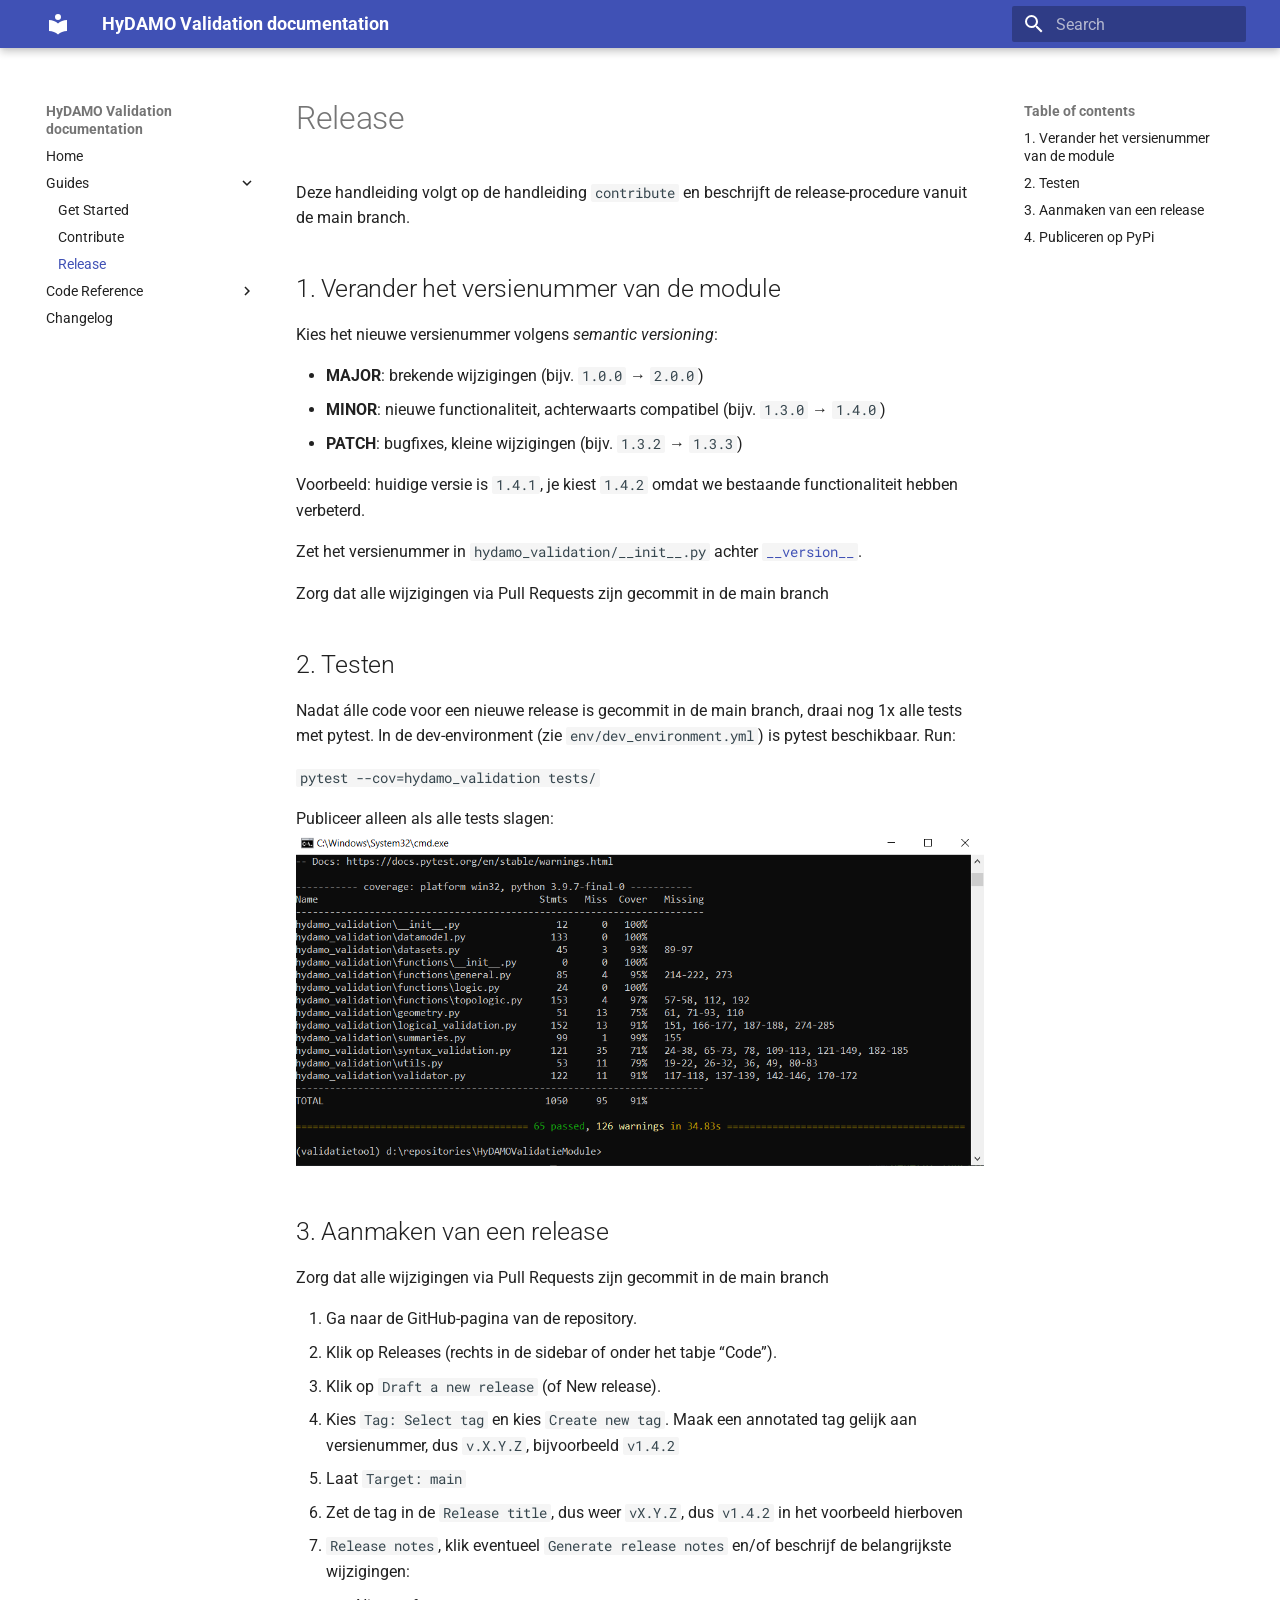
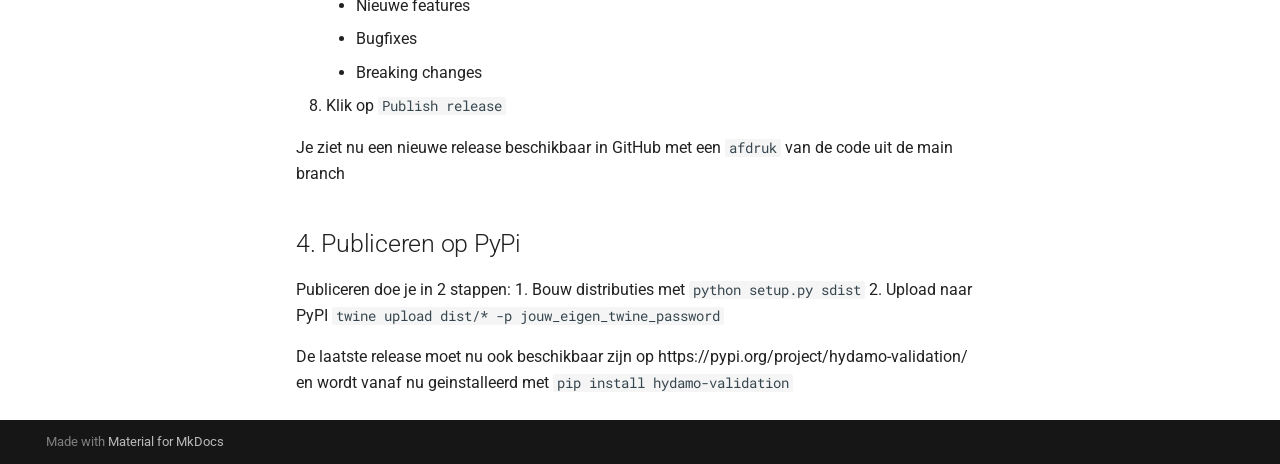
<file: guides/release/index.html>
<!doctype html>
<html lang="en" class="no-js">
  <head>
    
      <meta charset="utf-8">
      <meta name="viewport" content="width=device-width,initial-scale=1">
      
      
      
        <link rel="canonical" href="https://HetWaterschapshuis.github.io/guides/release/">
      
      
        <link rel="prev" href="../contribute/">
      
      
        <link rel="next" href="../../reference/datasets/">
      
      
        
      
      
      <link rel="icon" href="../../assets/images/favicon.png">
      <meta name="generator" content="mkdocs-1.6.1, mkdocs-material-9.7.0">
    
    
      
        <title>Release - HyDAMO Validation documentation</title>
      
    
    
      <link rel="stylesheet" href="../../assets/stylesheets/main.618322db.min.css">
      
      


    
    
      
    
    
      
        
        
        <link rel="preconnect" href="https://fonts.gstatic.com" crossorigin>
        <link rel="stylesheet" href="https://fonts.googleapis.com/css?family=Roboto:300,300i,400,400i,700,700i%7CRoboto+Mono:400,400i,700,700i&display=fallback">
        <style>:root{--md-text-font:"Roboto";--md-code-font:"Roboto Mono"}</style>
      
    
    
      <link rel="stylesheet" href="../../assets/_mkdocstrings.css">
    
    <script>__md_scope=new URL("../..",location),__md_hash=e=>[...e].reduce(((e,_)=>(e<<5)-e+_.charCodeAt(0)),0),__md_get=(e,_=localStorage,t=__md_scope)=>JSON.parse(_.getItem(t.pathname+"."+e)),__md_set=(e,_,t=localStorage,a=__md_scope)=>{try{t.setItem(a.pathname+"."+e,JSON.stringify(_))}catch(e){}}</script>
    
      

    
    
  </head>
  
  
    <body dir="ltr">
  
    
    <input class="md-toggle" data-md-toggle="drawer" type="checkbox" id="__drawer" autocomplete="off">
    <input class="md-toggle" data-md-toggle="search" type="checkbox" id="__search" autocomplete="off">
    <label class="md-overlay" for="__drawer"></label>
    <div data-md-component="skip">
      
        
        <a href="#release" class="md-skip">
          Skip to content
        </a>
      
    </div>
    <div data-md-component="announce">
      
    </div>
    
    
      

  

<header class="md-header md-header--shadow" data-md-component="header">
  <nav class="md-header__inner md-grid" aria-label="Header">
    <a href="../.." title="HyDAMO Validation documentation" class="md-header__button md-logo" aria-label="HyDAMO Validation documentation" data-md-component="logo">
      
  
  <svg xmlns="http://www.w3.org/2000/svg" viewBox="0 0 24 24"><path d="M12 8a3 3 0 0 0 3-3 3 3 0 0 0-3-3 3 3 0 0 0-3 3 3 3 0 0 0 3 3m0 3.54C9.64 9.35 6.5 8 3 8v11c3.5 0 6.64 1.35 9 3.54 2.36-2.19 5.5-3.54 9-3.54V8c-3.5 0-6.64 1.35-9 3.54"/></svg>

    </a>
    <label class="md-header__button md-icon" for="__drawer">
      
      <svg xmlns="http://www.w3.org/2000/svg" viewBox="0 0 24 24"><path d="M3 6h18v2H3zm0 5h18v2H3zm0 5h18v2H3z"/></svg>
    </label>
    <div class="md-header__title" data-md-component="header-title">
      <div class="md-header__ellipsis">
        <div class="md-header__topic">
          <span class="md-ellipsis">
            HyDAMO Validation documentation
          </span>
        </div>
        <div class="md-header__topic" data-md-component="header-topic">
          <span class="md-ellipsis">
            
              Release
            
          </span>
        </div>
      </div>
    </div>
    
    
      <script>var palette=__md_get("__palette");if(palette&&palette.color){if("(prefers-color-scheme)"===palette.color.media){var media=matchMedia("(prefers-color-scheme: light)"),input=document.querySelector(media.matches?"[data-md-color-media='(prefers-color-scheme: light)']":"[data-md-color-media='(prefers-color-scheme: dark)']");palette.color.media=input.getAttribute("data-md-color-media"),palette.color.scheme=input.getAttribute("data-md-color-scheme"),palette.color.primary=input.getAttribute("data-md-color-primary"),palette.color.accent=input.getAttribute("data-md-color-accent")}for(var[key,value]of Object.entries(palette.color))document.body.setAttribute("data-md-color-"+key,value)}</script>
    
    
    
      
      
        <label class="md-header__button md-icon" for="__search">
          
          <svg xmlns="http://www.w3.org/2000/svg" viewBox="0 0 24 24"><path d="M9.5 3A6.5 6.5 0 0 1 16 9.5c0 1.61-.59 3.09-1.56 4.23l.27.27h.79l5 5-1.5 1.5-5-5v-.79l-.27-.27A6.52 6.52 0 0 1 9.5 16 6.5 6.5 0 0 1 3 9.5 6.5 6.5 0 0 1 9.5 3m0 2C7 5 5 7 5 9.5S7 14 9.5 14 14 12 14 9.5 12 5 9.5 5"/></svg>
        </label>
        <div class="md-search" data-md-component="search" role="dialog">
  <label class="md-search__overlay" for="__search"></label>
  <div class="md-search__inner" role="search">
    <form class="md-search__form" name="search">
      <input type="text" class="md-search__input" name="query" aria-label="Search" placeholder="Search" autocapitalize="off" autocorrect="off" autocomplete="off" spellcheck="false" data-md-component="search-query" required>
      <label class="md-search__icon md-icon" for="__search">
        
        <svg xmlns="http://www.w3.org/2000/svg" viewBox="0 0 24 24"><path d="M9.5 3A6.5 6.5 0 0 1 16 9.5c0 1.61-.59 3.09-1.56 4.23l.27.27h.79l5 5-1.5 1.5-5-5v-.79l-.27-.27A6.52 6.52 0 0 1 9.5 16 6.5 6.5 0 0 1 3 9.5 6.5 6.5 0 0 1 9.5 3m0 2C7 5 5 7 5 9.5S7 14 9.5 14 14 12 14 9.5 12 5 9.5 5"/></svg>
        
        <svg xmlns="http://www.w3.org/2000/svg" viewBox="0 0 24 24"><path d="M20 11v2H8l5.5 5.5-1.42 1.42L4.16 12l7.92-7.92L13.5 5.5 8 11z"/></svg>
      </label>
      <nav class="md-search__options" aria-label="Search">
        
        <button type="reset" class="md-search__icon md-icon" title="Clear" aria-label="Clear" tabindex="-1">
          
          <svg xmlns="http://www.w3.org/2000/svg" viewBox="0 0 24 24"><path d="M19 6.41 17.59 5 12 10.59 6.41 5 5 6.41 10.59 12 5 17.59 6.41 19 12 13.41 17.59 19 19 17.59 13.41 12z"/></svg>
        </button>
      </nav>
      
    </form>
    <div class="md-search__output">
      <div class="md-search__scrollwrap" tabindex="0" data-md-scrollfix>
        <div class="md-search-result" data-md-component="search-result">
          <div class="md-search-result__meta">
            Initializing search
          </div>
          <ol class="md-search-result__list" role="presentation"></ol>
        </div>
      </div>
    </div>
  </div>
</div>
      
    
    
  </nav>
  
</header>
    
    <div class="md-container" data-md-component="container">
      
      
        
          
        
      
      <main class="md-main" data-md-component="main">
        <div class="md-main__inner md-grid">
          
            
              
              <div class="md-sidebar md-sidebar--primary" data-md-component="sidebar" data-md-type="navigation" >
                <div class="md-sidebar__scrollwrap">
                  <div class="md-sidebar__inner">
                    



<nav class="md-nav md-nav--primary" aria-label="Navigation" data-md-level="0">
  <label class="md-nav__title" for="__drawer">
    <a href="../.." title="HyDAMO Validation documentation" class="md-nav__button md-logo" aria-label="HyDAMO Validation documentation" data-md-component="logo">
      
  
  <svg xmlns="http://www.w3.org/2000/svg" viewBox="0 0 24 24"><path d="M12 8a3 3 0 0 0 3-3 3 3 0 0 0-3-3 3 3 0 0 0-3 3 3 3 0 0 0 3 3m0 3.54C9.64 9.35 6.5 8 3 8v11c3.5 0 6.64 1.35 9 3.54 2.36-2.19 5.5-3.54 9-3.54V8c-3.5 0-6.64 1.35-9 3.54"/></svg>

    </a>
    HyDAMO Validation documentation
  </label>
  
  <ul class="md-nav__list" data-md-scrollfix>
    
      
      
  
  
  
  
    <li class="md-nav__item">
      <a href="../.." class="md-nav__link">
        
  
  
  <span class="md-ellipsis">
    
  
    Home
  

    
  </span>
  
  

      </a>
    </li>
  

    
      
      
  
  
    
  
  
  
    
    
    
    
    
    <li class="md-nav__item md-nav__item--active md-nav__item--nested">
      
        
        
        <input class="md-nav__toggle md-toggle " type="checkbox" id="__nav_2" checked>
        
          
          <label class="md-nav__link" for="__nav_2" id="__nav_2_label" tabindex="0">
            
  
  
  <span class="md-ellipsis">
    
  
    Guides
  

    
  </span>
  
  

            <span class="md-nav__icon md-icon"></span>
          </label>
        
        <nav class="md-nav" data-md-level="1" aria-labelledby="__nav_2_label" aria-expanded="true">
          <label class="md-nav__title" for="__nav_2">
            <span class="md-nav__icon md-icon"></span>
            
  
    Guides
  

          </label>
          <ul class="md-nav__list" data-md-scrollfix>
            
              
                
  
  
  
  
    <li class="md-nav__item">
      <a href="../get_started/" class="md-nav__link">
        
  
  
  <span class="md-ellipsis">
    
  
    Get Started
  

    
  </span>
  
  

      </a>
    </li>
  

              
            
              
                
  
  
  
  
    <li class="md-nav__item">
      <a href="../contribute/" class="md-nav__link">
        
  
  
  <span class="md-ellipsis">
    
  
    Contribute
  

    
  </span>
  
  

      </a>
    </li>
  

              
            
              
                
  
  
    
  
  
  
    <li class="md-nav__item md-nav__item--active">
      
      <input class="md-nav__toggle md-toggle" type="checkbox" id="__toc">
      
      
        
      
      
        <label class="md-nav__link md-nav__link--active" for="__toc">
          
  
  
  <span class="md-ellipsis">
    
  
    Release
  

    
  </span>
  
  

          <span class="md-nav__icon md-icon"></span>
        </label>
      
      <a href="./" class="md-nav__link md-nav__link--active">
        
  
  
  <span class="md-ellipsis">
    
  
    Release
  

    
  </span>
  
  

      </a>
      
        

<nav class="md-nav md-nav--secondary" aria-label="Table of contents">
  
  
  
    
  
  
    <label class="md-nav__title" for="__toc">
      <span class="md-nav__icon md-icon"></span>
      Table of contents
    </label>
    <ul class="md-nav__list" data-md-component="toc" data-md-scrollfix>
      
        <li class="md-nav__item">
  <a href="#1-verander-het-versienummer-van-de-module" class="md-nav__link">
    <span class="md-ellipsis">
      
        1. Verander het versienummer van de module
      
    </span>
  </a>
  
</li>
      
        <li class="md-nav__item">
  <a href="#2-testen" class="md-nav__link">
    <span class="md-ellipsis">
      
        2. Testen
      
    </span>
  </a>
  
</li>
      
        <li class="md-nav__item">
  <a href="#3-aanmaken-van-een-release" class="md-nav__link">
    <span class="md-ellipsis">
      
        3. Aanmaken van een release
      
    </span>
  </a>
  
</li>
      
        <li class="md-nav__item">
  <a href="#4-publiceren-op-pypi" class="md-nav__link">
    <span class="md-ellipsis">
      
        4. Publiceren op PyPi
      
    </span>
  </a>
  
</li>
      
    </ul>
  
</nav>
      
    </li>
  

              
            
          </ul>
        </nav>
      
    </li>
  

    
      
      
  
  
  
  
    
    
    
    
    
    <li class="md-nav__item md-nav__item--nested">
      
        
        
        <input class="md-nav__toggle md-toggle " type="checkbox" id="__nav_3" >
        
          
          <label class="md-nav__link" for="__nav_3" id="__nav_3_label" tabindex="0">
            
  
  
  <span class="md-ellipsis">
    
  
    Code Reference
  

    
  </span>
  
  

            <span class="md-nav__icon md-icon"></span>
          </label>
        
        <nav class="md-nav" data-md-level="1" aria-labelledby="__nav_3_label" aria-expanded="false">
          <label class="md-nav__title" for="__nav_3">
            <span class="md-nav__icon md-icon"></span>
            
  
    Code Reference
  

          </label>
          <ul class="md-nav__list" data-md-scrollfix>
            
              
                
  
  
  
  
    <li class="md-nav__item">
      <a href="../../reference/datasets/" class="md-nav__link">
        
  
  
  <span class="md-ellipsis">
    
  
    DataSets
  

    
  </span>
  
  

      </a>
    </li>
  

              
            
              
                
  
  
  
  
    <li class="md-nav__item">
      <a href="../../reference/hydamo/" class="md-nav__link">
        
  
  
  <span class="md-ellipsis">
    
  
    HyDAMO
  

    
  </span>
  
  

      </a>
    </li>
  

              
            
              
                
  
  
  
  
    
    
    
    
    
    <li class="md-nav__item md-nav__item--nested">
      
        
        
        <input class="md-nav__toggle md-toggle " type="checkbox" id="__nav_3_3" >
        
          
          <label class="md-nav__link" for="__nav_3_3" id="__nav_3_3_label" tabindex="0">
            
  
  
  <span class="md-ellipsis">
    
  
    Functions
  

    
  </span>
  
  

            <span class="md-nav__icon md-icon"></span>
          </label>
        
        <nav class="md-nav" data-md-level="2" aria-labelledby="__nav_3_3_label" aria-expanded="false">
          <label class="md-nav__title" for="__nav_3_3">
            <span class="md-nav__icon md-icon"></span>
            
  
    Functions
  

          </label>
          <ul class="md-nav__list" data-md-scrollfix>
            
              
                
  
  
  
  
    <li class="md-nav__item">
      <a href="../../reference/general_functions/" class="md-nav__link">
        
  
  
  <span class="md-ellipsis">
    
  
    General Functions
  

    
  </span>
  
  

      </a>
    </li>
  

              
            
              
                
  
  
  
  
    <li class="md-nav__item">
      <a href="../../reference/logic_functions/" class="md-nav__link">
        
  
  
  <span class="md-ellipsis">
    
  
    Logic Functions
  

    
  </span>
  
  

      </a>
    </li>
  

              
            
              
                
  
  
  
  
    <li class="md-nav__item">
      <a href="../../reference/topologic_functions/" class="md-nav__link">
        
  
  
  <span class="md-ellipsis">
    
  
    Topologic Functions
  

    
  </span>
  
  

      </a>
    </li>
  

              
            
          </ul>
        </nav>
      
    </li>
  

              
            
          </ul>
        </nav>
      
    </li>
  

    
      
      
  
  
  
  
    <li class="md-nav__item">
      <a href="../../changelog/" class="md-nav__link">
        
  
  
  <span class="md-ellipsis">
    
  
    Changelog
  

    
  </span>
  
  

      </a>
    </li>
  

    
  </ul>
</nav>
                  </div>
                </div>
              </div>
            
            
              
              <div class="md-sidebar md-sidebar--secondary" data-md-component="sidebar" data-md-type="toc" >
                <div class="md-sidebar__scrollwrap">
                  <div class="md-sidebar__inner">
                    

<nav class="md-nav md-nav--secondary" aria-label="Table of contents">
  
  
  
    
  
  
    <label class="md-nav__title" for="__toc">
      <span class="md-nav__icon md-icon"></span>
      Table of contents
    </label>
    <ul class="md-nav__list" data-md-component="toc" data-md-scrollfix>
      
        <li class="md-nav__item">
  <a href="#1-verander-het-versienummer-van-de-module" class="md-nav__link">
    <span class="md-ellipsis">
      
        1. Verander het versienummer van de module
      
    </span>
  </a>
  
</li>
      
        <li class="md-nav__item">
  <a href="#2-testen" class="md-nav__link">
    <span class="md-ellipsis">
      
        2. Testen
      
    </span>
  </a>
  
</li>
      
        <li class="md-nav__item">
  <a href="#3-aanmaken-van-een-release" class="md-nav__link">
    <span class="md-ellipsis">
      
        3. Aanmaken van een release
      
    </span>
  </a>
  
</li>
      
        <li class="md-nav__item">
  <a href="#4-publiceren-op-pypi" class="md-nav__link">
    <span class="md-ellipsis">
      
        4. Publiceren op PyPi
      
    </span>
  </a>
  
</li>
      
    </ul>
  
</nav>
                  </div>
                </div>
              </div>
            
          
          
            <div class="md-content" data-md-component="content">
              
              <article class="md-content__inner md-typeset">
                
                  



<h1 id="release">Release</h1>
<p>Deze handleiding volgt op de handleiding <code>contribute</code> en beschrijft de release-procedure vanuit de main branch.</p>
<h2 id="1-verander-het-versienummer-van-de-module">1. Verander het versienummer van de module</h2>
<p>Kies het nieuwe versienummer volgens <em>semantic versioning</em>:</p>
<ul>
<li><strong>MAJOR</strong>: brekende wijzigingen (bijv. <code>1.0.0</code> → <code>2.0.0</code>)</li>
<li><strong>MINOR</strong>: nieuwe functionaliteit, achterwaarts compatibel (bijv. <code>1.3.0</code> → <code>1.4.0</code>)</li>
<li><strong>PATCH</strong>: bugfixes, kleine wijzigingen (bijv. <code>1.3.2</code> → <code>1.3.3</code>)</li>
</ul>
<p>Voorbeeld: huidige versie is <code>1.4.1</code>, je kiest <code>1.4.2</code> omdat we bestaande functionaliteit hebben verbeterd.</p>
<p>Zet het versienummer in <code>hydamo_validation/__init__.py</code> achter <a href="https://github.com/HetWaterschapshuis/HyDAMOValidatieModule/blob/main/hydamo_validation/__init__.py#L4"><code>__version__</code></a>.</p>
<p>Zorg dat alle wijzigingen via Pull Requests zijn gecommit in de main branch</p>
<h2 id="2-testen">2. Testen</h2>
<p>Nadat álle code voor een nieuwe release is gecommit in de main branch, draai nog 1x alle tests met pytest. In de dev-environment (zie <code>env/dev_environment.yml</code>) is pytest beschikbaar. Run: </p>
<p><code>pytest --cov=hydamo_validation tests/</code></p>
<p>Publiceer alleen als alle tests slagen:
<img alt="" src="../images/test.png" title="pytest" /></p>
<h2 id="3-aanmaken-van-een-release">3. Aanmaken van een release</h2>
<p>Zorg dat alle wijzigingen via Pull Requests zijn gecommit in de main branch</p>
<ol>
<li>Ga naar de GitHub-pagina van de repository.</li>
<li>Klik op Releases (rechts in de sidebar of onder het tabje “Code”).</li>
<li>Klik op <code>Draft a new release</code> (of New release).</li>
<li>Kies <code>Tag: Select tag</code> en kies <code>Create new tag</code>. Maak een annotated tag gelijk aan versienummer, dus <code>v.X.Y.Z</code>, bijvoorbeeld <code>v1.4.2</code></li>
<li>Laat <code>Target: main</code></li>
<li>Zet de tag in de <code>Release title</code>, dus weer <code>vX.Y.Z</code>, dus <code>v1.4.2</code> in het voorbeeld hierboven</li>
<li><code>Release notes</code>, klik eventueel <code>Generate release notes</code> en/of beschrijf de belangrijkste wijzigingen:<ul>
<li>Nieuwe features</li>
<li>Bugfixes</li>
<li>Breaking changes</li>
</ul>
</li>
<li>Klik op <code>Publish release</code></li>
</ol>
<p>Je ziet nu een nieuwe release beschikbaar in GitHub met een <code>afdruk</code> van de code uit de main branch</p>
<h2 id="4-publiceren-op-pypi">4. Publiceren op PyPi</h2>
<p>Publiceren doe je in 2 stappen:
1. Bouw distributies met <code>python setup.py sdist</code> 
2. Upload naar PyPI <code>twine upload dist/* -p jouw_eigen_twine_password</code></p>
<p>De laatste release moet nu ook beschikbaar zijn op https://pypi.org/project/hydamo-validation/ en wordt vanaf nu geinstalleerd met <code>pip install hydamo-validation</code></p>












                
              </article>
            </div>
          
          
<script>var target=document.getElementById(location.hash.slice(1));target&&target.name&&(target.checked=target.name.startsWith("__tabbed_"))</script>
        </div>
        
      </main>
      
        <footer class="md-footer">
  
  <div class="md-footer-meta md-typeset">
    <div class="md-footer-meta__inner md-grid">
      <div class="md-copyright">
  
  
    Made with
    <a href="https://squidfunk.github.io/mkdocs-material/" target="_blank" rel="noopener">
      Material for MkDocs
    </a>
  
</div>
      
    </div>
  </div>
</footer>
      
    </div>
    <div class="md-dialog" data-md-component="dialog">
      <div class="md-dialog__inner md-typeset"></div>
    </div>
    
    
    
      
      
      <script id="__config" type="application/json">{"annotate": null, "base": "../..", "features": [], "search": "../../assets/javascripts/workers/search.7a47a382.min.js", "tags": null, "translations": {"clipboard.copied": "Copied to clipboard", "clipboard.copy": "Copy to clipboard", "search.result.more.one": "1 more on this page", "search.result.more.other": "# more on this page", "search.result.none": "No matching documents", "search.result.one": "1 matching document", "search.result.other": "# matching documents", "search.result.placeholder": "Type to start searching", "search.result.term.missing": "Missing", "select.version": "Select version"}, "version": null}</script>
    
    
      <script src="../../assets/javascripts/bundle.e71a0d61.min.js"></script>
      
    
  </body>
</html>
</file>
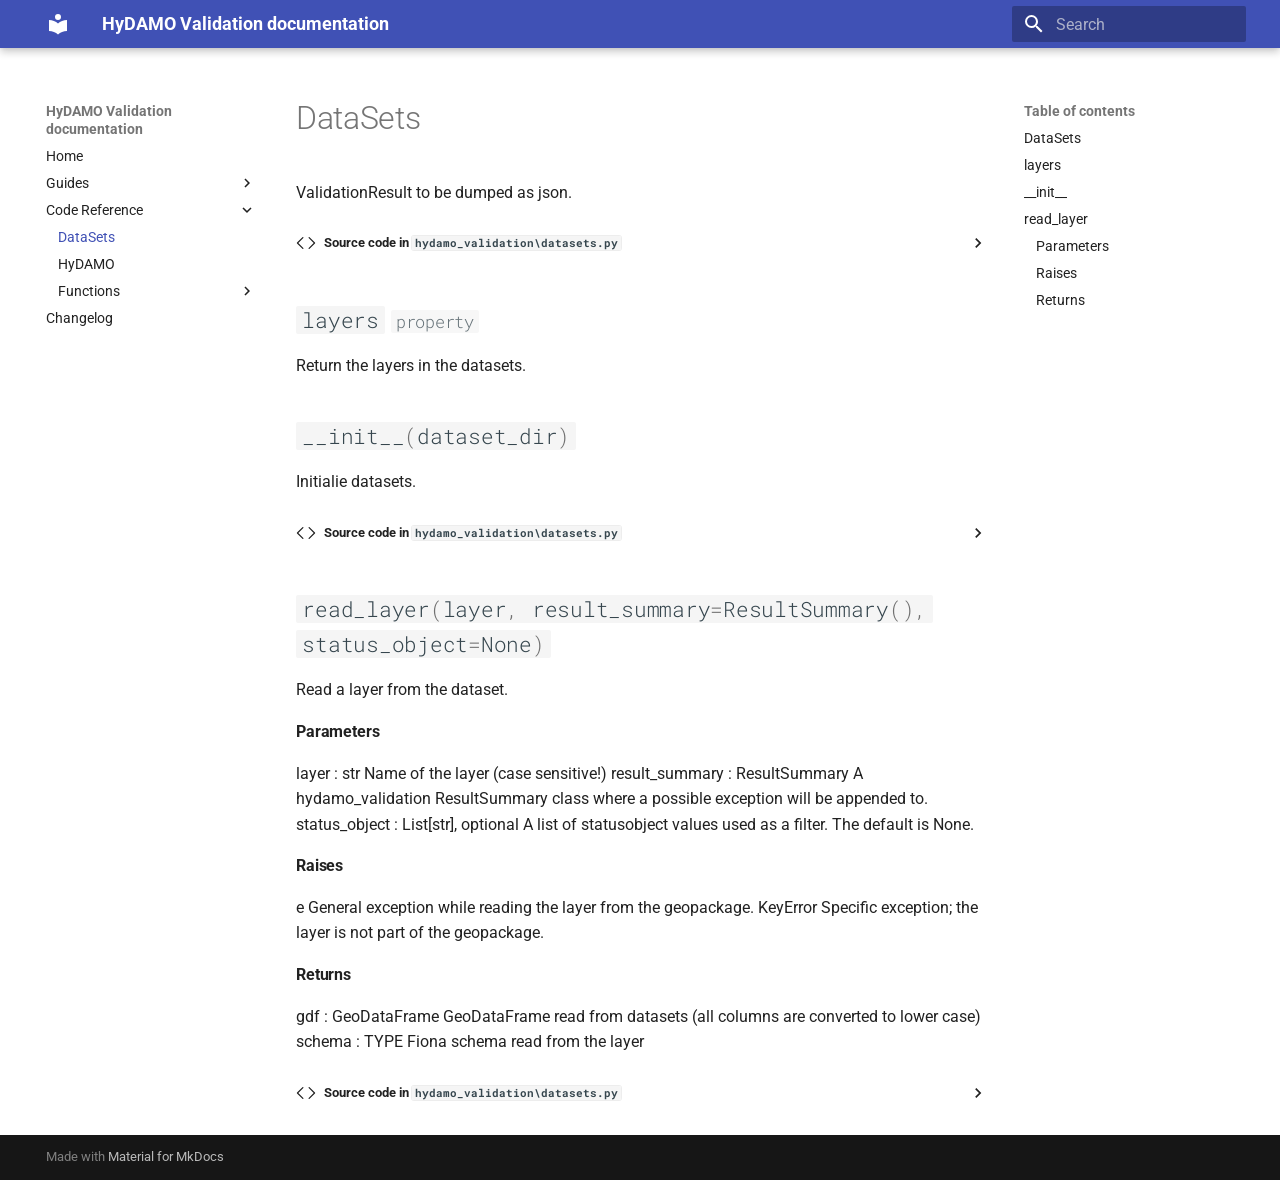
<file: reference/datasets/index.html>
<!doctype html>
<html lang="en" class="no-js">
  <head>
    
      <meta charset="utf-8">
      <meta name="viewport" content="width=device-width,initial-scale=1">
      
      
      
        <link rel="canonical" href="https://HetWaterschapshuis.github.io/reference/datasets/">
      
      
        <link rel="prev" href="../../guides/release/">
      
      
        <link rel="next" href="../hydamo/">
      
      
        
      
      
      <link rel="icon" href="../../assets/images/favicon.png">
      <meta name="generator" content="mkdocs-1.6.1, mkdocs-material-9.7.0">
    
    
      
        <title>DataSets - HyDAMO Validation documentation</title>
      
    
    
      <link rel="stylesheet" href="../../assets/stylesheets/main.618322db.min.css">
      
      


    
    
      
    
    
      
        
        
        <link rel="preconnect" href="https://fonts.gstatic.com" crossorigin>
        <link rel="stylesheet" href="https://fonts.googleapis.com/css?family=Roboto:300,300i,400,400i,700,700i%7CRoboto+Mono:400,400i,700,700i&display=fallback">
        <style>:root{--md-text-font:"Roboto";--md-code-font:"Roboto Mono"}</style>
      
    
    
      <link rel="stylesheet" href="../../assets/_mkdocstrings.css">
    
    <script>__md_scope=new URL("../..",location),__md_hash=e=>[...e].reduce(((e,_)=>(e<<5)-e+_.charCodeAt(0)),0),__md_get=(e,_=localStorage,t=__md_scope)=>JSON.parse(_.getItem(t.pathname+"."+e)),__md_set=(e,_,t=localStorage,a=__md_scope)=>{try{t.setItem(a.pathname+"."+e,JSON.stringify(_))}catch(e){}}</script>
    
      

    
    
  </head>
  
  
    <body dir="ltr">
  
    
    <input class="md-toggle" data-md-toggle="drawer" type="checkbox" id="__drawer" autocomplete="off">
    <input class="md-toggle" data-md-toggle="search" type="checkbox" id="__search" autocomplete="off">
    <label class="md-overlay" for="__drawer"></label>
    <div data-md-component="skip">
      
        
        <a href="#datasets" class="md-skip">
          Skip to content
        </a>
      
    </div>
    <div data-md-component="announce">
      
    </div>
    
    
      

  

<header class="md-header md-header--shadow" data-md-component="header">
  <nav class="md-header__inner md-grid" aria-label="Header">
    <a href="../.." title="HyDAMO Validation documentation" class="md-header__button md-logo" aria-label="HyDAMO Validation documentation" data-md-component="logo">
      
  
  <svg xmlns="http://www.w3.org/2000/svg" viewBox="0 0 24 24"><path d="M12 8a3 3 0 0 0 3-3 3 3 0 0 0-3-3 3 3 0 0 0-3 3 3 3 0 0 0 3 3m0 3.54C9.64 9.35 6.5 8 3 8v11c3.5 0 6.64 1.35 9 3.54 2.36-2.19 5.5-3.54 9-3.54V8c-3.5 0-6.64 1.35-9 3.54"/></svg>

    </a>
    <label class="md-header__button md-icon" for="__drawer">
      
      <svg xmlns="http://www.w3.org/2000/svg" viewBox="0 0 24 24"><path d="M3 6h18v2H3zm0 5h18v2H3zm0 5h18v2H3z"/></svg>
    </label>
    <div class="md-header__title" data-md-component="header-title">
      <div class="md-header__ellipsis">
        <div class="md-header__topic">
          <span class="md-ellipsis">
            HyDAMO Validation documentation
          </span>
        </div>
        <div class="md-header__topic" data-md-component="header-topic">
          <span class="md-ellipsis">
            
              DataSets
            
          </span>
        </div>
      </div>
    </div>
    
    
      <script>var palette=__md_get("__palette");if(palette&&palette.color){if("(prefers-color-scheme)"===palette.color.media){var media=matchMedia("(prefers-color-scheme: light)"),input=document.querySelector(media.matches?"[data-md-color-media='(prefers-color-scheme: light)']":"[data-md-color-media='(prefers-color-scheme: dark)']");palette.color.media=input.getAttribute("data-md-color-media"),palette.color.scheme=input.getAttribute("data-md-color-scheme"),palette.color.primary=input.getAttribute("data-md-color-primary"),palette.color.accent=input.getAttribute("data-md-color-accent")}for(var[key,value]of Object.entries(palette.color))document.body.setAttribute("data-md-color-"+key,value)}</script>
    
    
    
      
      
        <label class="md-header__button md-icon" for="__search">
          
          <svg xmlns="http://www.w3.org/2000/svg" viewBox="0 0 24 24"><path d="M9.5 3A6.5 6.5 0 0 1 16 9.5c0 1.61-.59 3.09-1.56 4.23l.27.27h.79l5 5-1.5 1.5-5-5v-.79l-.27-.27A6.52 6.52 0 0 1 9.5 16 6.5 6.5 0 0 1 3 9.5 6.5 6.5 0 0 1 9.5 3m0 2C7 5 5 7 5 9.5S7 14 9.5 14 14 12 14 9.5 12 5 9.5 5"/></svg>
        </label>
        <div class="md-search" data-md-component="search" role="dialog">
  <label class="md-search__overlay" for="__search"></label>
  <div class="md-search__inner" role="search">
    <form class="md-search__form" name="search">
      <input type="text" class="md-search__input" name="query" aria-label="Search" placeholder="Search" autocapitalize="off" autocorrect="off" autocomplete="off" spellcheck="false" data-md-component="search-query" required>
      <label class="md-search__icon md-icon" for="__search">
        
        <svg xmlns="http://www.w3.org/2000/svg" viewBox="0 0 24 24"><path d="M9.5 3A6.5 6.5 0 0 1 16 9.5c0 1.61-.59 3.09-1.56 4.23l.27.27h.79l5 5-1.5 1.5-5-5v-.79l-.27-.27A6.52 6.52 0 0 1 9.5 16 6.5 6.5 0 0 1 3 9.5 6.5 6.5 0 0 1 9.5 3m0 2C7 5 5 7 5 9.5S7 14 9.5 14 14 12 14 9.5 12 5 9.5 5"/></svg>
        
        <svg xmlns="http://www.w3.org/2000/svg" viewBox="0 0 24 24"><path d="M20 11v2H8l5.5 5.5-1.42 1.42L4.16 12l7.92-7.92L13.5 5.5 8 11z"/></svg>
      </label>
      <nav class="md-search__options" aria-label="Search">
        
        <button type="reset" class="md-search__icon md-icon" title="Clear" aria-label="Clear" tabindex="-1">
          
          <svg xmlns="http://www.w3.org/2000/svg" viewBox="0 0 24 24"><path d="M19 6.41 17.59 5 12 10.59 6.41 5 5 6.41 10.59 12 5 17.59 6.41 19 12 13.41 17.59 19 19 17.59 13.41 12z"/></svg>
        </button>
      </nav>
      
    </form>
    <div class="md-search__output">
      <div class="md-search__scrollwrap" tabindex="0" data-md-scrollfix>
        <div class="md-search-result" data-md-component="search-result">
          <div class="md-search-result__meta">
            Initializing search
          </div>
          <ol class="md-search-result__list" role="presentation"></ol>
        </div>
      </div>
    </div>
  </div>
</div>
      
    
    
  </nav>
  
</header>
    
    <div class="md-container" data-md-component="container">
      
      
        
          
        
      
      <main class="md-main" data-md-component="main">
        <div class="md-main__inner md-grid">
          
            
              
              <div class="md-sidebar md-sidebar--primary" data-md-component="sidebar" data-md-type="navigation" >
                <div class="md-sidebar__scrollwrap">
                  <div class="md-sidebar__inner">
                    



<nav class="md-nav md-nav--primary" aria-label="Navigation" data-md-level="0">
  <label class="md-nav__title" for="__drawer">
    <a href="../.." title="HyDAMO Validation documentation" class="md-nav__button md-logo" aria-label="HyDAMO Validation documentation" data-md-component="logo">
      
  
  <svg xmlns="http://www.w3.org/2000/svg" viewBox="0 0 24 24"><path d="M12 8a3 3 0 0 0 3-3 3 3 0 0 0-3-3 3 3 0 0 0-3 3 3 3 0 0 0 3 3m0 3.54C9.64 9.35 6.5 8 3 8v11c3.5 0 6.64 1.35 9 3.54 2.36-2.19 5.5-3.54 9-3.54V8c-3.5 0-6.64 1.35-9 3.54"/></svg>

    </a>
    HyDAMO Validation documentation
  </label>
  
  <ul class="md-nav__list" data-md-scrollfix>
    
      
      
  
  
  
  
    <li class="md-nav__item">
      <a href="../.." class="md-nav__link">
        
  
  
  <span class="md-ellipsis">
    
  
    Home
  

    
  </span>
  
  

      </a>
    </li>
  

    
      
      
  
  
  
  
    
    
    
    
    
    <li class="md-nav__item md-nav__item--nested">
      
        
        
        <input class="md-nav__toggle md-toggle " type="checkbox" id="__nav_2" >
        
          
          <label class="md-nav__link" for="__nav_2" id="__nav_2_label" tabindex="0">
            
  
  
  <span class="md-ellipsis">
    
  
    Guides
  

    
  </span>
  
  

            <span class="md-nav__icon md-icon"></span>
          </label>
        
        <nav class="md-nav" data-md-level="1" aria-labelledby="__nav_2_label" aria-expanded="false">
          <label class="md-nav__title" for="__nav_2">
            <span class="md-nav__icon md-icon"></span>
            
  
    Guides
  

          </label>
          <ul class="md-nav__list" data-md-scrollfix>
            
              
                
  
  
  
  
    <li class="md-nav__item">
      <a href="../../guides/get_started/" class="md-nav__link">
        
  
  
  <span class="md-ellipsis">
    
  
    Get Started
  

    
  </span>
  
  

      </a>
    </li>
  

              
            
              
                
  
  
  
  
    <li class="md-nav__item">
      <a href="../../guides/contribute/" class="md-nav__link">
        
  
  
  <span class="md-ellipsis">
    
  
    Contribute
  

    
  </span>
  
  

      </a>
    </li>
  

              
            
              
                
  
  
  
  
    <li class="md-nav__item">
      <a href="../../guides/release/" class="md-nav__link">
        
  
  
  <span class="md-ellipsis">
    
  
    Release
  

    
  </span>
  
  

      </a>
    </li>
  

              
            
          </ul>
        </nav>
      
    </li>
  

    
      
      
  
  
    
  
  
  
    
    
    
    
    
    <li class="md-nav__item md-nav__item--active md-nav__item--nested">
      
        
        
        <input class="md-nav__toggle md-toggle " type="checkbox" id="__nav_3" checked>
        
          
          <label class="md-nav__link" for="__nav_3" id="__nav_3_label" tabindex="0">
            
  
  
  <span class="md-ellipsis">
    
  
    Code Reference
  

    
  </span>
  
  

            <span class="md-nav__icon md-icon"></span>
          </label>
        
        <nav class="md-nav" data-md-level="1" aria-labelledby="__nav_3_label" aria-expanded="true">
          <label class="md-nav__title" for="__nav_3">
            <span class="md-nav__icon md-icon"></span>
            
  
    Code Reference
  

          </label>
          <ul class="md-nav__list" data-md-scrollfix>
            
              
                
  
  
    
  
  
  
    <li class="md-nav__item md-nav__item--active">
      
      <input class="md-nav__toggle md-toggle" type="checkbox" id="__toc">
      
      
        
      
      
        <label class="md-nav__link md-nav__link--active" for="__toc">
          
  
  
  <span class="md-ellipsis">
    
  
    DataSets
  

    
  </span>
  
  

          <span class="md-nav__icon md-icon"></span>
        </label>
      
      <a href="./" class="md-nav__link md-nav__link--active">
        
  
  
  <span class="md-ellipsis">
    
  
    DataSets
  

    
  </span>
  
  

      </a>
      
        

<nav class="md-nav md-nav--secondary" aria-label="Table of contents">
  
  
  
    
  
  
    <label class="md-nav__title" for="__toc">
      <span class="md-nav__icon md-icon"></span>
      Table of contents
    </label>
    <ul class="md-nav__list" data-md-component="toc" data-md-scrollfix>
      
        <li class="md-nav__item">
  <a href="#hydamo_validation.datasets.DataSets" class="md-nav__link">
    <span class="md-ellipsis">
      
        DataSets
      
    </span>
  </a>
  
</li>
      
        <li class="md-nav__item">
  <a href="#hydamo_validation.datasets.DataSets.layers" class="md-nav__link">
    <span class="md-ellipsis">
      
        layers
      
    </span>
  </a>
  
</li>
      
        <li class="md-nav__item">
  <a href="#hydamo_validation.datasets.DataSets.__init__" class="md-nav__link">
    <span class="md-ellipsis">
      
        __init__
      
    </span>
  </a>
  
</li>
      
        <li class="md-nav__item">
  <a href="#hydamo_validation.datasets.DataSets.read_layer" class="md-nav__link">
    <span class="md-ellipsis">
      
        read_layer
      
    </span>
  </a>
  
    <nav class="md-nav" aria-label="read_layer">
      <ul class="md-nav__list">
        
          <li class="md-nav__item">
  <a href="#hydamo_validation.datasets.DataSets.read_layer--parameters" class="md-nav__link">
    <span class="md-ellipsis">
      
        Parameters
      
    </span>
  </a>
  
</li>
        
          <li class="md-nav__item">
  <a href="#hydamo_validation.datasets.DataSets.read_layer--raises" class="md-nav__link">
    <span class="md-ellipsis">
      
        Raises
      
    </span>
  </a>
  
</li>
        
          <li class="md-nav__item">
  <a href="#hydamo_validation.datasets.DataSets.read_layer--returns" class="md-nav__link">
    <span class="md-ellipsis">
      
        Returns
      
    </span>
  </a>
  
</li>
        
      </ul>
    </nav>
  
</li>
      
    </ul>
  
</nav>
      
    </li>
  

              
            
              
                
  
  
  
  
    <li class="md-nav__item">
      <a href="../hydamo/" class="md-nav__link">
        
  
  
  <span class="md-ellipsis">
    
  
    HyDAMO
  

    
  </span>
  
  

      </a>
    </li>
  

              
            
              
                
  
  
  
  
    
    
    
    
    
    <li class="md-nav__item md-nav__item--nested">
      
        
        
        <input class="md-nav__toggle md-toggle " type="checkbox" id="__nav_3_3" >
        
          
          <label class="md-nav__link" for="__nav_3_3" id="__nav_3_3_label" tabindex="0">
            
  
  
  <span class="md-ellipsis">
    
  
    Functions
  

    
  </span>
  
  

            <span class="md-nav__icon md-icon"></span>
          </label>
        
        <nav class="md-nav" data-md-level="2" aria-labelledby="__nav_3_3_label" aria-expanded="false">
          <label class="md-nav__title" for="__nav_3_3">
            <span class="md-nav__icon md-icon"></span>
            
  
    Functions
  

          </label>
          <ul class="md-nav__list" data-md-scrollfix>
            
              
                
  
  
  
  
    <li class="md-nav__item">
      <a href="../general_functions/" class="md-nav__link">
        
  
  
  <span class="md-ellipsis">
    
  
    General Functions
  

    
  </span>
  
  

      </a>
    </li>
  

              
            
              
                
  
  
  
  
    <li class="md-nav__item">
      <a href="../logic_functions/" class="md-nav__link">
        
  
  
  <span class="md-ellipsis">
    
  
    Logic Functions
  

    
  </span>
  
  

      </a>
    </li>
  

              
            
              
                
  
  
  
  
    <li class="md-nav__item">
      <a href="../topologic_functions/" class="md-nav__link">
        
  
  
  <span class="md-ellipsis">
    
  
    Topologic Functions
  

    
  </span>
  
  

      </a>
    </li>
  

              
            
          </ul>
        </nav>
      
    </li>
  

              
            
          </ul>
        </nav>
      
    </li>
  

    
      
      
  
  
  
  
    <li class="md-nav__item">
      <a href="../../changelog/" class="md-nav__link">
        
  
  
  <span class="md-ellipsis">
    
  
    Changelog
  

    
  </span>
  
  

      </a>
    </li>
  

    
  </ul>
</nav>
                  </div>
                </div>
              </div>
            
            
              
              <div class="md-sidebar md-sidebar--secondary" data-md-component="sidebar" data-md-type="toc" >
                <div class="md-sidebar__scrollwrap">
                  <div class="md-sidebar__inner">
                    

<nav class="md-nav md-nav--secondary" aria-label="Table of contents">
  
  
  
    
  
  
    <label class="md-nav__title" for="__toc">
      <span class="md-nav__icon md-icon"></span>
      Table of contents
    </label>
    <ul class="md-nav__list" data-md-component="toc" data-md-scrollfix>
      
        <li class="md-nav__item">
  <a href="#hydamo_validation.datasets.DataSets" class="md-nav__link">
    <span class="md-ellipsis">
      
        DataSets
      
    </span>
  </a>
  
</li>
      
        <li class="md-nav__item">
  <a href="#hydamo_validation.datasets.DataSets.layers" class="md-nav__link">
    <span class="md-ellipsis">
      
        layers
      
    </span>
  </a>
  
</li>
      
        <li class="md-nav__item">
  <a href="#hydamo_validation.datasets.DataSets.__init__" class="md-nav__link">
    <span class="md-ellipsis">
      
        __init__
      
    </span>
  </a>
  
</li>
      
        <li class="md-nav__item">
  <a href="#hydamo_validation.datasets.DataSets.read_layer" class="md-nav__link">
    <span class="md-ellipsis">
      
        read_layer
      
    </span>
  </a>
  
    <nav class="md-nav" aria-label="read_layer">
      <ul class="md-nav__list">
        
          <li class="md-nav__item">
  <a href="#hydamo_validation.datasets.DataSets.read_layer--parameters" class="md-nav__link">
    <span class="md-ellipsis">
      
        Parameters
      
    </span>
  </a>
  
</li>
        
          <li class="md-nav__item">
  <a href="#hydamo_validation.datasets.DataSets.read_layer--raises" class="md-nav__link">
    <span class="md-ellipsis">
      
        Raises
      
    </span>
  </a>
  
</li>
        
          <li class="md-nav__item">
  <a href="#hydamo_validation.datasets.DataSets.read_layer--returns" class="md-nav__link">
    <span class="md-ellipsis">
      
        Returns
      
    </span>
  </a>
  
</li>
        
      </ul>
    </nav>
  
</li>
      
    </ul>
  
</nav>
                  </div>
                </div>
              </div>
            
          
          
            <div class="md-content" data-md-component="content">
              
              <article class="md-content__inner md-typeset">
                
                  



<h1 id="datasets">DataSets</h1>


<div class="doc doc-object doc-class">



<a id="hydamo_validation.datasets.DataSets"></a>
    <div class="doc doc-contents first">



        <p>ValidationResult to be dumped as json.</p>








              <details class="mkdocstrings-source">
                <summary>Source code in <code>hydamo_validation\datasets.py</code></summary>
                <div class="highlight"><table class="highlighttable"><tr><td class="linenos"><div class="linenodiv"><pre><span></span><span class="normal">  9</span>
<span class="normal"> 10</span>
<span class="normal"> 11</span>
<span class="normal"> 12</span>
<span class="normal"> 13</span>
<span class="normal"> 14</span>
<span class="normal"> 15</span>
<span class="normal"> 16</span>
<span class="normal"> 17</span>
<span class="normal"> 18</span>
<span class="normal"> 19</span>
<span class="normal"> 20</span>
<span class="normal"> 21</span>
<span class="normal"> 22</span>
<span class="normal"> 23</span>
<span class="normal"> 24</span>
<span class="normal"> 25</span>
<span class="normal"> 26</span>
<span class="normal"> 27</span>
<span class="normal"> 28</span>
<span class="normal"> 29</span>
<span class="normal"> 30</span>
<span class="normal"> 31</span>
<span class="normal"> 32</span>
<span class="normal"> 33</span>
<span class="normal"> 34</span>
<span class="normal"> 35</span>
<span class="normal"> 36</span>
<span class="normal"> 37</span>
<span class="normal"> 38</span>
<span class="normal"> 39</span>
<span class="normal"> 40</span>
<span class="normal"> 41</span>
<span class="normal"> 42</span>
<span class="normal"> 43</span>
<span class="normal"> 44</span>
<span class="normal"> 45</span>
<span class="normal"> 46</span>
<span class="normal"> 47</span>
<span class="normal"> 48</span>
<span class="normal"> 49</span>
<span class="normal"> 50</span>
<span class="normal"> 51</span>
<span class="normal"> 52</span>
<span class="normal"> 53</span>
<span class="normal"> 54</span>
<span class="normal"> 55</span>
<span class="normal"> 56</span>
<span class="normal"> 57</span>
<span class="normal"> 58</span>
<span class="normal"> 59</span>
<span class="normal"> 60</span>
<span class="normal"> 61</span>
<span class="normal"> 62</span>
<span class="normal"> 63</span>
<span class="normal"> 64</span>
<span class="normal"> 65</span>
<span class="normal"> 66</span>
<span class="normal"> 67</span>
<span class="normal"> 68</span>
<span class="normal"> 69</span>
<span class="normal"> 70</span>
<span class="normal"> 71</span>
<span class="normal"> 72</span>
<span class="normal"> 73</span>
<span class="normal"> 74</span>
<span class="normal"> 75</span>
<span class="normal"> 76</span>
<span class="normal"> 77</span>
<span class="normal"> 78</span>
<span class="normal"> 79</span>
<span class="normal"> 80</span>
<span class="normal"> 81</span>
<span class="normal"> 82</span>
<span class="normal"> 83</span>
<span class="normal"> 84</span>
<span class="normal"> 85</span>
<span class="normal"> 86</span>
<span class="normal"> 87</span>
<span class="normal"> 88</span>
<span class="normal"> 89</span>
<span class="normal"> 90</span>
<span class="normal"> 91</span>
<span class="normal"> 92</span>
<span class="normal"> 93</span>
<span class="normal"> 94</span>
<span class="normal"> 95</span>
<span class="normal"> 96</span>
<span class="normal"> 97</span>
<span class="normal"> 98</span>
<span class="normal"> 99</span>
<span class="normal">100</span>
<span class="normal">101</span>
<span class="normal">102</span>
<span class="normal">103</span>
<span class="normal">104</span>
<span class="normal">105</span>
<span class="normal">106</span>
<span class="normal">107</span>
<span class="normal">108</span>
<span class="normal">109</span></pre></div></td><td class="code"><div><pre><span></span><code><span class="k">class</span><span class="w"> </span><span class="nc">DataSets</span><span class="p">:</span>
<span class="w">    </span><span class="sd">&quot;&quot;&quot;ValidationResult to be dumped as json.&quot;&quot;&quot;</span>

    <span class="k">def</span><span class="w"> </span><span class="fm">__init__</span><span class="p">(</span><span class="bp">self</span><span class="p">,</span> <span class="n">dataset_dir</span><span class="p">:</span> <span class="n">Union</span><span class="p">[</span><span class="nb">str</span><span class="p">,</span> <span class="n">Path</span><span class="p">]):</span>
<span class="w">        </span><span class="sd">&quot;&quot;&quot;Initialie datasets.&quot;&quot;&quot;</span>
        <span class="bp">self</span><span class="o">.</span><span class="n">path</span> <span class="o">=</span> <span class="n">Path</span><span class="p">(</span><span class="n">dataset_dir</span><span class="p">)</span>
        <span class="bp">self</span><span class="o">.</span><span class="n">properties</span><span class="p">:</span> <span class="n">Dict</span> <span class="o">=</span> <span class="p">{}</span>

        <span class="bp">self</span><span class="o">.</span><span class="n">_set_properties</span><span class="p">()</span>

    <span class="k">def</span><span class="w"> </span><span class="nf">_set_properties</span><span class="p">(</span><span class="bp">self</span><span class="p">):</span>
        <span class="n">dataset_files</span> <span class="o">=</span> <span class="bp">self</span><span class="o">.</span><span class="n">path</span><span class="o">.</span><span class="n">glob</span><span class="p">(</span><span class="s2">&quot;*.gpkg&quot;</span><span class="p">)</span>

        <span class="k">for</span> <span class="n">gpkg</span> <span class="ow">in</span> <span class="n">dataset_files</span><span class="p">:</span>
            <span class="n">layers</span> <span class="o">=</span> <span class="n">fiona</span><span class="o">.</span><span class="n">listlayers</span><span class="p">(</span><span class="n">gpkg</span><span class="p">)</span>
            <span class="n">layers_dict</span> <span class="o">=</span> <span class="p">{}</span>
            <span class="k">for</span> <span class="n">layer</span> <span class="ow">in</span> <span class="n">layers</span><span class="p">:</span>
                <span class="k">with</span> <span class="n">fiona</span><span class="o">.</span><span class="n">open</span><span class="p">(</span><span class="n">gpkg</span><span class="p">,</span> <span class="n">layer</span><span class="o">=</span><span class="n">layer</span><span class="p">)</span> <span class="k">as</span> <span class="n">src</span><span class="p">:</span>
                    <span class="n">schema</span> <span class="o">=</span> <span class="n">normalize_fiona_schema</span><span class="p">(</span><span class="n">src</span><span class="o">.</span><span class="n">schema</span><span class="p">)</span>
                    <span class="n">layers_dict</span><span class="p">[</span><span class="n">layer</span><span class="p">]</span> <span class="o">=</span> <span class="n">schema</span>

            <span class="bp">self</span><span class="o">.</span><span class="n">properties</span><span class="p">[</span><span class="n">gpkg</span><span class="o">.</span><span class="n">name</span><span class="p">]</span> <span class="o">=</span> <span class="n">layers_dict</span>

    <span class="k">def</span><span class="w"> </span><span class="nf">_filter_status</span><span class="p">(</span><span class="bp">self</span><span class="p">,</span> <span class="n">gdf</span><span class="p">,</span> <span class="n">status_object</span><span class="p">):</span>
        <span class="k">if</span> <span class="n">status_object</span> <span class="ow">is</span> <span class="ow">not</span> <span class="kc">None</span><span class="p">:</span>
            <span class="k">if</span> <span class="s2">&quot;statusobject&quot;</span> <span class="ow">in</span> <span class="n">gdf</span><span class="o">.</span><span class="n">columns</span><span class="p">:</span>
                <span class="c1"># gdf = gdf.loc[gdf[&quot;statusobject&quot;].isin(status_object)]</span>
                <span class="n">gdf</span> <span class="o">=</span> <span class="n">gdf</span><span class="o">.</span><span class="n">loc</span><span class="p">[</span>
                    <span class="n">np</span><span class="o">.</span><span class="n">where</span><span class="p">(</span>
                        <span class="n">gdf</span><span class="p">[</span><span class="s2">&quot;statusobject&quot;</span><span class="p">]</span><span class="o">.</span><span class="n">isna</span><span class="p">()</span>
                        <span class="o">|</span> <span class="n">gdf</span><span class="p">[</span><span class="s2">&quot;statusobject&quot;</span><span class="p">]</span><span class="o">.</span><span class="n">isin</span><span class="p">(</span><span class="n">status_object</span><span class="p">)</span>
                    <span class="p">)</span>
                <span class="p">]</span>
        <span class="k">return</span> <span class="n">gdf</span>

    <span class="nd">@property</span>
    <span class="k">def</span><span class="w"> </span><span class="nf">layers</span><span class="p">(</span><span class="bp">self</span><span class="p">):</span>
<span class="w">        </span><span class="sd">&quot;&quot;&quot;Return the layers in the datasets.&quot;&quot;&quot;</span>
        <span class="n">dataset_layers_dict</span> <span class="o">=</span> <span class="p">{</span><span class="n">k</span><span class="p">:</span> <span class="nb">list</span><span class="p">(</span><span class="n">v</span><span class="o">.</span><span class="n">keys</span><span class="p">())</span> <span class="k">for</span> <span class="n">k</span><span class="p">,</span> <span class="n">v</span> <span class="ow">in</span> <span class="bp">self</span><span class="o">.</span><span class="n">properties</span><span class="o">.</span><span class="n">items</span><span class="p">()}</span>

        <span class="n">layers</span> <span class="o">=</span> <span class="p">[</span>
            <span class="n">item</span> <span class="k">for</span> <span class="n">sublist</span> <span class="ow">in</span> <span class="nb">list</span><span class="p">(</span><span class="n">dataset_layers_dict</span><span class="o">.</span><span class="n">values</span><span class="p">())</span> <span class="k">for</span> <span class="n">item</span> <span class="ow">in</span> <span class="n">sublist</span>
        <span class="p">]</span>

        <span class="k">return</span> <span class="n">layers</span>

    <span class="k">def</span><span class="w"> </span><span class="nf">read_layer</span><span class="p">(</span><span class="bp">self</span><span class="p">,</span> <span class="n">layer</span><span class="p">,</span> <span class="n">result_summary</span><span class="o">=</span><span class="n">ResultSummary</span><span class="p">(),</span> <span class="n">status_object</span><span class="o">=</span><span class="kc">None</span><span class="p">):</span>
<span class="w">        </span><span class="sd">&quot;&quot;&quot;</span>
<span class="sd">        Read a layer from the dataset.</span>

<span class="sd">        Parameters</span>
<span class="sd">        ----------</span>
<span class="sd">        layer : str</span>
<span class="sd">            Name of the layer (case sensitive!)</span>
<span class="sd">        result_summary : ResultSummary</span>
<span class="sd">            A hydamo_validation ResultSummary class where a possible exception</span>
<span class="sd">            will be appended to.</span>
<span class="sd">        status_object : List[str], optional</span>
<span class="sd">            A list of statusobject values used as a filter. The default is None.</span>

<span class="sd">        Raises</span>
<span class="sd">        ------</span>
<span class="sd">        e</span>
<span class="sd">            General exception while reading the layer from the geopackage.</span>
<span class="sd">        KeyError</span>
<span class="sd">            Specific exception; the layer is not part of the geopackage.</span>

<span class="sd">        Returns</span>
<span class="sd">        -------</span>
<span class="sd">        gdf : GeoDataFrame</span>
<span class="sd">            GeoDataFrame read from datasets (all columns are converted to lower case)</span>
<span class="sd">        schema : TYPE</span>
<span class="sd">            Fiona schema read from the layer</span>
<span class="sd">        &quot;&quot;&quot;</span>

        <span class="k">if</span> <span class="n">layer</span> <span class="ow">in</span> <span class="bp">self</span><span class="o">.</span><span class="n">layers</span><span class="p">:</span>
            <span class="n">dataset</span> <span class="o">=</span> <span class="p">{</span><span class="n">k</span><span class="p">:</span> <span class="n">v</span> <span class="k">for</span> <span class="n">k</span><span class="p">,</span> <span class="n">v</span> <span class="ow">in</span> <span class="bp">self</span><span class="o">.</span><span class="n">properties</span><span class="o">.</span><span class="n">items</span><span class="p">()</span> <span class="k">if</span> <span class="n">layer</span> <span class="ow">in</span> <span class="n">v</span><span class="o">.</span><span class="n">keys</span><span class="p">()}</span>
            <span class="n">file_path</span> <span class="o">=</span> <span class="bp">self</span><span class="o">.</span><span class="n">path</span><span class="o">.</span><span class="n">joinpath</span><span class="p">(</span><span class="nb">list</span><span class="p">(</span><span class="n">dataset</span><span class="o">.</span><span class="n">keys</span><span class="p">())[</span><span class="mi">0</span><span class="p">])</span>
            <span class="n">schema</span> <span class="o">=</span> <span class="nb">list</span><span class="p">(</span><span class="n">dataset</span><span class="o">.</span><span class="n">values</span><span class="p">())[</span><span class="mi">0</span><span class="p">][</span><span class="n">layer</span><span class="p">]</span>
            <span class="k">try</span><span class="p">:</span>
                <span class="n">gdf</span> <span class="o">=</span> <span class="n">read_geopackage</span><span class="p">(</span><span class="n">file_path</span><span class="p">,</span> <span class="n">layer</span><span class="o">=</span><span class="n">layer</span><span class="p">)</span>
                <span class="n">gdf</span> <span class="o">=</span> <span class="bp">self</span><span class="o">.</span><span class="n">_filter_status</span><span class="p">(</span><span class="n">gdf</span><span class="p">,</span> <span class="n">status_object</span><span class="p">)</span>
            <span class="k">except</span> <span class="ne">Exception</span> <span class="k">as</span> <span class="n">e</span><span class="p">:</span>
                <span class="n">result_summary</span><span class="o">.</span><span class="n">append_warning</span><span class="p">(</span>
                    <span class="p">(</span>
                        <span class="sa">f</span><span class="s2">&quot;Laag </span><span class="si">{</span><span class="n">layer</span><span class="si">}</span><span class="s2"> uit bestand </span><span class="si">{</span><span class="n">file_path</span><span class="o">.</span><span class="n">name</span><span class="si">}</span><span class="s2"> is geen &quot;</span>
                        <span class="s2">&quot;GeoPackage die wij kunnen openen. Vervang het bestand en &quot;</span>
                        <span class="s2">&quot;probeer opnieuw.&quot;</span>
                    <span class="p">)</span>
                <span class="p">)</span>
                <span class="k">raise</span> <span class="n">e</span>

            <span class="c1"># we will read all lower case</span>
            <span class="n">schema</span><span class="p">[</span><span class="s2">&quot;properties&quot;</span><span class="p">]</span> <span class="o">=</span> <span class="p">{</span>
                <span class="n">k</span><span class="o">.</span><span class="n">lower</span><span class="p">():</span> <span class="n">v</span> <span class="k">for</span> <span class="n">k</span><span class="p">,</span> <span class="n">v</span> <span class="ow">in</span> <span class="n">schema</span><span class="p">[</span><span class="s2">&quot;properties&quot;</span><span class="p">]</span><span class="o">.</span><span class="n">items</span><span class="p">()</span>
            <span class="p">}</span>
            <span class="n">gdf</span><span class="o">.</span><span class="n">columns</span> <span class="o">=</span> <span class="p">[</span><span class="n">i</span><span class="o">.</span><span class="n">lower</span><span class="p">()</span> <span class="k">for</span> <span class="n">i</span> <span class="ow">in</span> <span class="n">gdf</span><span class="o">.</span><span class="n">columns</span><span class="p">]</span>
        <span class="k">else</span><span class="p">:</span>
            <span class="k">raise</span> <span class="ne">KeyError</span><span class="p">(</span><span class="sa">f</span><span class="s2">&quot;&#39;</span><span class="si">{</span><span class="n">layer</span><span class="si">}</span><span class="s2">&#39; not in dataset-layers: &#39;</span><span class="si">{</span><span class="bp">self</span><span class="o">.</span><span class="n">layers</span><span class="si">}</span><span class="s2">&#39;&quot;</span><span class="p">)</span>

        <span class="k">return</span> <span class="n">gdf</span><span class="p">,</span> <span class="n">schema</span>
</code></pre></div></td></tr></table></div>
              </details>



  <div class="doc doc-children">







<div class="doc doc-object doc-attribute">



<h2 id="hydamo_validation.datasets.DataSets.layers" class="doc doc-heading">
            <code class="highlight language-python"><span class="n">layers</span></code>

  <span class="doc doc-labels">
      <small class="doc doc-label doc-label-property"><code>property</code></small>
  </span>

</h2>


    <div class="doc doc-contents ">

        <p>Return the layers in the datasets.</p>

    </div>

</div>




<div class="doc doc-object doc-function">


<h2 id="hydamo_validation.datasets.DataSets.__init__" class="doc doc-heading">
            <code class="highlight language-python"><span class="fm">__init__</span><span class="p">(</span><span class="n">dataset_dir</span><span class="p">)</span></code>

</h2>


    <div class="doc doc-contents ">

        <p>Initialie datasets.</p>


            <details class="mkdocstrings-source">
              <summary>Source code in <code>hydamo_validation\datasets.py</code></summary>
              <div class="highlight"><table class="highlighttable"><tr><td class="linenos"><div class="linenodiv"><pre><span></span><span class="normal">12</span>
<span class="normal">13</span>
<span class="normal">14</span>
<span class="normal">15</span>
<span class="normal">16</span>
<span class="normal">17</span></pre></div></td><td class="code"><div><pre><span></span><code><span class="k">def</span><span class="w"> </span><span class="fm">__init__</span><span class="p">(</span><span class="bp">self</span><span class="p">,</span> <span class="n">dataset_dir</span><span class="p">:</span> <span class="n">Union</span><span class="p">[</span><span class="nb">str</span><span class="p">,</span> <span class="n">Path</span><span class="p">]):</span>
<span class="w">    </span><span class="sd">&quot;&quot;&quot;Initialie datasets.&quot;&quot;&quot;</span>
    <span class="bp">self</span><span class="o">.</span><span class="n">path</span> <span class="o">=</span> <span class="n">Path</span><span class="p">(</span><span class="n">dataset_dir</span><span class="p">)</span>
    <span class="bp">self</span><span class="o">.</span><span class="n">properties</span><span class="p">:</span> <span class="n">Dict</span> <span class="o">=</span> <span class="p">{}</span>

    <span class="bp">self</span><span class="o">.</span><span class="n">_set_properties</span><span class="p">()</span>
</code></pre></div></td></tr></table></div>
            </details>
    </div>

</div>

<div class="doc doc-object doc-function">


<h2 id="hydamo_validation.datasets.DataSets.read_layer" class="doc doc-heading">
            <code class="highlight language-python"><span class="n">read_layer</span><span class="p">(</span><span class="n">layer</span><span class="p">,</span> <span class="n">result_summary</span><span class="o">=</span><span class="n">ResultSummary</span><span class="p">(),</span> <span class="n">status_object</span><span class="o">=</span><span class="kc">None</span><span class="p">)</span></code>

</h2>


    <div class="doc doc-contents ">

        <p>Read a layer from the dataset.</p>
<h4 id="hydamo_validation.datasets.DataSets.read_layer--parameters">Parameters</h4>
<p>layer : str
    Name of the layer (case sensitive!)
result_summary : ResultSummary
    A hydamo_validation ResultSummary class where a possible exception
    will be appended to.
status_object : List[str], optional
    A list of statusobject values used as a filter. The default is None.</p>
<h4 id="hydamo_validation.datasets.DataSets.read_layer--raises">Raises</h4>
<p>e
    General exception while reading the layer from the geopackage.
KeyError
    Specific exception; the layer is not part of the geopackage.</p>
<h4 id="hydamo_validation.datasets.DataSets.read_layer--returns">Returns</h4>
<p>gdf : GeoDataFrame
    GeoDataFrame read from datasets (all columns are converted to lower case)
schema : TYPE
    Fiona schema read from the layer</p>


            <details class="mkdocstrings-source">
              <summary>Source code in <code>hydamo_validation\datasets.py</code></summary>
              <div class="highlight"><table class="highlighttable"><tr><td class="linenos"><div class="linenodiv"><pre><span></span><span class="normal"> 55</span>
<span class="normal"> 56</span>
<span class="normal"> 57</span>
<span class="normal"> 58</span>
<span class="normal"> 59</span>
<span class="normal"> 60</span>
<span class="normal"> 61</span>
<span class="normal"> 62</span>
<span class="normal"> 63</span>
<span class="normal"> 64</span>
<span class="normal"> 65</span>
<span class="normal"> 66</span>
<span class="normal"> 67</span>
<span class="normal"> 68</span>
<span class="normal"> 69</span>
<span class="normal"> 70</span>
<span class="normal"> 71</span>
<span class="normal"> 72</span>
<span class="normal"> 73</span>
<span class="normal"> 74</span>
<span class="normal"> 75</span>
<span class="normal"> 76</span>
<span class="normal"> 77</span>
<span class="normal"> 78</span>
<span class="normal"> 79</span>
<span class="normal"> 80</span>
<span class="normal"> 81</span>
<span class="normal"> 82</span>
<span class="normal"> 83</span>
<span class="normal"> 84</span>
<span class="normal"> 85</span>
<span class="normal"> 86</span>
<span class="normal"> 87</span>
<span class="normal"> 88</span>
<span class="normal"> 89</span>
<span class="normal"> 90</span>
<span class="normal"> 91</span>
<span class="normal"> 92</span>
<span class="normal"> 93</span>
<span class="normal"> 94</span>
<span class="normal"> 95</span>
<span class="normal"> 96</span>
<span class="normal"> 97</span>
<span class="normal"> 98</span>
<span class="normal"> 99</span>
<span class="normal">100</span>
<span class="normal">101</span>
<span class="normal">102</span>
<span class="normal">103</span>
<span class="normal">104</span>
<span class="normal">105</span>
<span class="normal">106</span>
<span class="normal">107</span>
<span class="normal">108</span>
<span class="normal">109</span></pre></div></td><td class="code"><div><pre><span></span><code><span class="k">def</span><span class="w"> </span><span class="nf">read_layer</span><span class="p">(</span><span class="bp">self</span><span class="p">,</span> <span class="n">layer</span><span class="p">,</span> <span class="n">result_summary</span><span class="o">=</span><span class="n">ResultSummary</span><span class="p">(),</span> <span class="n">status_object</span><span class="o">=</span><span class="kc">None</span><span class="p">):</span>
<span class="w">    </span><span class="sd">&quot;&quot;&quot;</span>
<span class="sd">    Read a layer from the dataset.</span>

<span class="sd">    Parameters</span>
<span class="sd">    ----------</span>
<span class="sd">    layer : str</span>
<span class="sd">        Name of the layer (case sensitive!)</span>
<span class="sd">    result_summary : ResultSummary</span>
<span class="sd">        A hydamo_validation ResultSummary class where a possible exception</span>
<span class="sd">        will be appended to.</span>
<span class="sd">    status_object : List[str], optional</span>
<span class="sd">        A list of statusobject values used as a filter. The default is None.</span>

<span class="sd">    Raises</span>
<span class="sd">    ------</span>
<span class="sd">    e</span>
<span class="sd">        General exception while reading the layer from the geopackage.</span>
<span class="sd">    KeyError</span>
<span class="sd">        Specific exception; the layer is not part of the geopackage.</span>

<span class="sd">    Returns</span>
<span class="sd">    -------</span>
<span class="sd">    gdf : GeoDataFrame</span>
<span class="sd">        GeoDataFrame read from datasets (all columns are converted to lower case)</span>
<span class="sd">    schema : TYPE</span>
<span class="sd">        Fiona schema read from the layer</span>
<span class="sd">    &quot;&quot;&quot;</span>

    <span class="k">if</span> <span class="n">layer</span> <span class="ow">in</span> <span class="bp">self</span><span class="o">.</span><span class="n">layers</span><span class="p">:</span>
        <span class="n">dataset</span> <span class="o">=</span> <span class="p">{</span><span class="n">k</span><span class="p">:</span> <span class="n">v</span> <span class="k">for</span> <span class="n">k</span><span class="p">,</span> <span class="n">v</span> <span class="ow">in</span> <span class="bp">self</span><span class="o">.</span><span class="n">properties</span><span class="o">.</span><span class="n">items</span><span class="p">()</span> <span class="k">if</span> <span class="n">layer</span> <span class="ow">in</span> <span class="n">v</span><span class="o">.</span><span class="n">keys</span><span class="p">()}</span>
        <span class="n">file_path</span> <span class="o">=</span> <span class="bp">self</span><span class="o">.</span><span class="n">path</span><span class="o">.</span><span class="n">joinpath</span><span class="p">(</span><span class="nb">list</span><span class="p">(</span><span class="n">dataset</span><span class="o">.</span><span class="n">keys</span><span class="p">())[</span><span class="mi">0</span><span class="p">])</span>
        <span class="n">schema</span> <span class="o">=</span> <span class="nb">list</span><span class="p">(</span><span class="n">dataset</span><span class="o">.</span><span class="n">values</span><span class="p">())[</span><span class="mi">0</span><span class="p">][</span><span class="n">layer</span><span class="p">]</span>
        <span class="k">try</span><span class="p">:</span>
            <span class="n">gdf</span> <span class="o">=</span> <span class="n">read_geopackage</span><span class="p">(</span><span class="n">file_path</span><span class="p">,</span> <span class="n">layer</span><span class="o">=</span><span class="n">layer</span><span class="p">)</span>
            <span class="n">gdf</span> <span class="o">=</span> <span class="bp">self</span><span class="o">.</span><span class="n">_filter_status</span><span class="p">(</span><span class="n">gdf</span><span class="p">,</span> <span class="n">status_object</span><span class="p">)</span>
        <span class="k">except</span> <span class="ne">Exception</span> <span class="k">as</span> <span class="n">e</span><span class="p">:</span>
            <span class="n">result_summary</span><span class="o">.</span><span class="n">append_warning</span><span class="p">(</span>
                <span class="p">(</span>
                    <span class="sa">f</span><span class="s2">&quot;Laag </span><span class="si">{</span><span class="n">layer</span><span class="si">}</span><span class="s2"> uit bestand </span><span class="si">{</span><span class="n">file_path</span><span class="o">.</span><span class="n">name</span><span class="si">}</span><span class="s2"> is geen &quot;</span>
                    <span class="s2">&quot;GeoPackage die wij kunnen openen. Vervang het bestand en &quot;</span>
                    <span class="s2">&quot;probeer opnieuw.&quot;</span>
                <span class="p">)</span>
            <span class="p">)</span>
            <span class="k">raise</span> <span class="n">e</span>

        <span class="c1"># we will read all lower case</span>
        <span class="n">schema</span><span class="p">[</span><span class="s2">&quot;properties&quot;</span><span class="p">]</span> <span class="o">=</span> <span class="p">{</span>
            <span class="n">k</span><span class="o">.</span><span class="n">lower</span><span class="p">():</span> <span class="n">v</span> <span class="k">for</span> <span class="n">k</span><span class="p">,</span> <span class="n">v</span> <span class="ow">in</span> <span class="n">schema</span><span class="p">[</span><span class="s2">&quot;properties&quot;</span><span class="p">]</span><span class="o">.</span><span class="n">items</span><span class="p">()</span>
        <span class="p">}</span>
        <span class="n">gdf</span><span class="o">.</span><span class="n">columns</span> <span class="o">=</span> <span class="p">[</span><span class="n">i</span><span class="o">.</span><span class="n">lower</span><span class="p">()</span> <span class="k">for</span> <span class="n">i</span> <span class="ow">in</span> <span class="n">gdf</span><span class="o">.</span><span class="n">columns</span><span class="p">]</span>
    <span class="k">else</span><span class="p">:</span>
        <span class="k">raise</span> <span class="ne">KeyError</span><span class="p">(</span><span class="sa">f</span><span class="s2">&quot;&#39;</span><span class="si">{</span><span class="n">layer</span><span class="si">}</span><span class="s2">&#39; not in dataset-layers: &#39;</span><span class="si">{</span><span class="bp">self</span><span class="o">.</span><span class="n">layers</span><span class="si">}</span><span class="s2">&#39;&quot;</span><span class="p">)</span>

    <span class="k">return</span> <span class="n">gdf</span><span class="p">,</span> <span class="n">schema</span>
</code></pre></div></td></tr></table></div>
            </details>
    </div>

</div>



  </div>

    </div>

</div>












                
              </article>
            </div>
          
          
<script>var target=document.getElementById(location.hash.slice(1));target&&target.name&&(target.checked=target.name.startsWith("__tabbed_"))</script>
        </div>
        
      </main>
      
        <footer class="md-footer">
  
  <div class="md-footer-meta md-typeset">
    <div class="md-footer-meta__inner md-grid">
      <div class="md-copyright">
  
  
    Made with
    <a href="https://squidfunk.github.io/mkdocs-material/" target="_blank" rel="noopener">
      Material for MkDocs
    </a>
  
</div>
      
    </div>
  </div>
</footer>
      
    </div>
    <div class="md-dialog" data-md-component="dialog">
      <div class="md-dialog__inner md-typeset"></div>
    </div>
    
    
    
      
      
      <script id="__config" type="application/json">{"annotate": null, "base": "../..", "features": [], "search": "../../assets/javascripts/workers/search.7a47a382.min.js", "tags": null, "translations": {"clipboard.copied": "Copied to clipboard", "clipboard.copy": "Copy to clipboard", "search.result.more.one": "1 more on this page", "search.result.more.other": "# more on this page", "search.result.none": "No matching documents", "search.result.one": "1 matching document", "search.result.other": "# matching documents", "search.result.placeholder": "Type to start searching", "search.result.term.missing": "Missing", "select.version": "Select version"}, "version": null}</script>
    
    
      <script src="../../assets/javascripts/bundle.e71a0d61.min.js"></script>
      
    
  </body>
</html>
</file>
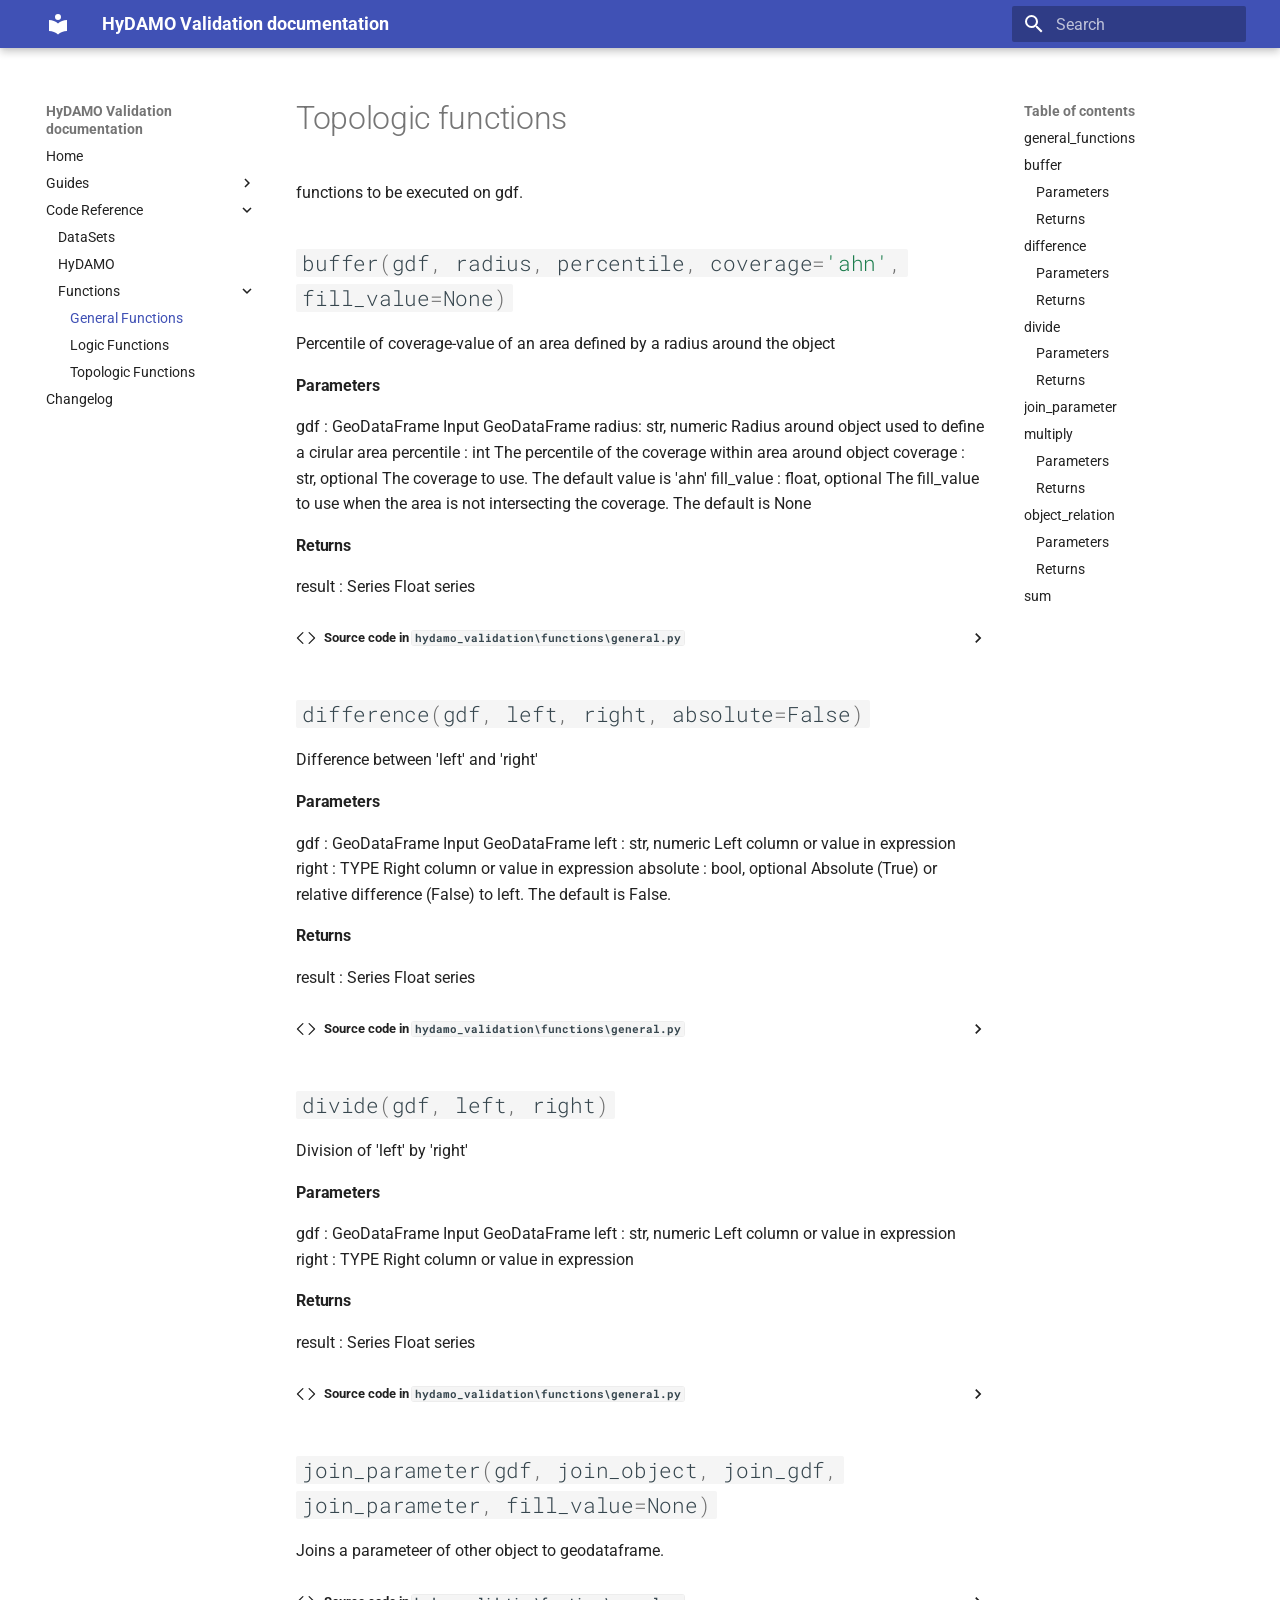
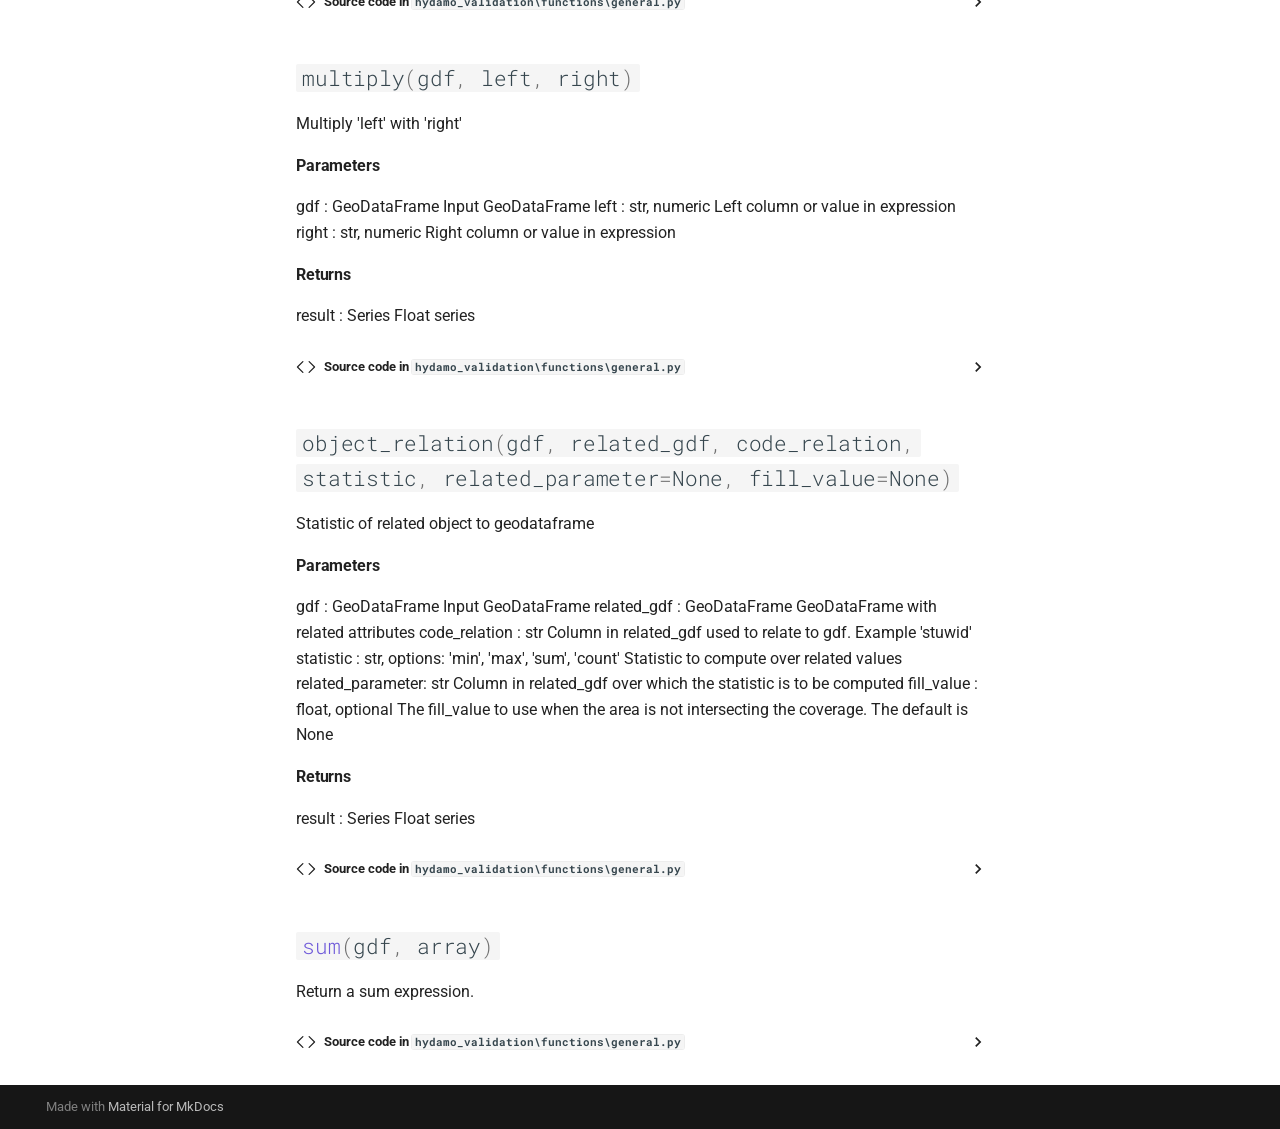
<file: reference/general_functions/index.html>
<!doctype html>
<html lang="en" class="no-js">
  <head>
    
      <meta charset="utf-8">
      <meta name="viewport" content="width=device-width,initial-scale=1">
      
      
      
        <link rel="canonical" href="https://HetWaterschapshuis.github.io/reference/general_functions/">
      
      
        <link rel="prev" href="../hydamo/">
      
      
        <link rel="next" href="../logic_functions/">
      
      
        
      
      
      <link rel="icon" href="../../assets/images/favicon.png">
      <meta name="generator" content="mkdocs-1.6.1, mkdocs-material-9.7.0">
    
    
      
        <title>General Functions - HyDAMO Validation documentation</title>
      
    
    
      <link rel="stylesheet" href="../../assets/stylesheets/main.618322db.min.css">
      
      


    
    
      
    
    
      
        
        
        <link rel="preconnect" href="https://fonts.gstatic.com" crossorigin>
        <link rel="stylesheet" href="https://fonts.googleapis.com/css?family=Roboto:300,300i,400,400i,700,700i%7CRoboto+Mono:400,400i,700,700i&display=fallback">
        <style>:root{--md-text-font:"Roboto";--md-code-font:"Roboto Mono"}</style>
      
    
    
      <link rel="stylesheet" href="../../assets/_mkdocstrings.css">
    
    <script>__md_scope=new URL("../..",location),__md_hash=e=>[...e].reduce(((e,_)=>(e<<5)-e+_.charCodeAt(0)),0),__md_get=(e,_=localStorage,t=__md_scope)=>JSON.parse(_.getItem(t.pathname+"."+e)),__md_set=(e,_,t=localStorage,a=__md_scope)=>{try{t.setItem(a.pathname+"."+e,JSON.stringify(_))}catch(e){}}</script>
    
      

    
    
  </head>
  
  
    <body dir="ltr">
  
    
    <input class="md-toggle" data-md-toggle="drawer" type="checkbox" id="__drawer" autocomplete="off">
    <input class="md-toggle" data-md-toggle="search" type="checkbox" id="__search" autocomplete="off">
    <label class="md-overlay" for="__drawer"></label>
    <div data-md-component="skip">
      
        
        <a href="#topologic-functions" class="md-skip">
          Skip to content
        </a>
      
    </div>
    <div data-md-component="announce">
      
    </div>
    
    
      

  

<header class="md-header md-header--shadow" data-md-component="header">
  <nav class="md-header__inner md-grid" aria-label="Header">
    <a href="../.." title="HyDAMO Validation documentation" class="md-header__button md-logo" aria-label="HyDAMO Validation documentation" data-md-component="logo">
      
  
  <svg xmlns="http://www.w3.org/2000/svg" viewBox="0 0 24 24"><path d="M12 8a3 3 0 0 0 3-3 3 3 0 0 0-3-3 3 3 0 0 0-3 3 3 3 0 0 0 3 3m0 3.54C9.64 9.35 6.5 8 3 8v11c3.5 0 6.64 1.35 9 3.54 2.36-2.19 5.5-3.54 9-3.54V8c-3.5 0-6.64 1.35-9 3.54"/></svg>

    </a>
    <label class="md-header__button md-icon" for="__drawer">
      
      <svg xmlns="http://www.w3.org/2000/svg" viewBox="0 0 24 24"><path d="M3 6h18v2H3zm0 5h18v2H3zm0 5h18v2H3z"/></svg>
    </label>
    <div class="md-header__title" data-md-component="header-title">
      <div class="md-header__ellipsis">
        <div class="md-header__topic">
          <span class="md-ellipsis">
            HyDAMO Validation documentation
          </span>
        </div>
        <div class="md-header__topic" data-md-component="header-topic">
          <span class="md-ellipsis">
            
              General Functions
            
          </span>
        </div>
      </div>
    </div>
    
    
      <script>var palette=__md_get("__palette");if(palette&&palette.color){if("(prefers-color-scheme)"===palette.color.media){var media=matchMedia("(prefers-color-scheme: light)"),input=document.querySelector(media.matches?"[data-md-color-media='(prefers-color-scheme: light)']":"[data-md-color-media='(prefers-color-scheme: dark)']");palette.color.media=input.getAttribute("data-md-color-media"),palette.color.scheme=input.getAttribute("data-md-color-scheme"),palette.color.primary=input.getAttribute("data-md-color-primary"),palette.color.accent=input.getAttribute("data-md-color-accent")}for(var[key,value]of Object.entries(palette.color))document.body.setAttribute("data-md-color-"+key,value)}</script>
    
    
    
      
      
        <label class="md-header__button md-icon" for="__search">
          
          <svg xmlns="http://www.w3.org/2000/svg" viewBox="0 0 24 24"><path d="M9.5 3A6.5 6.5 0 0 1 16 9.5c0 1.61-.59 3.09-1.56 4.23l.27.27h.79l5 5-1.5 1.5-5-5v-.79l-.27-.27A6.52 6.52 0 0 1 9.5 16 6.5 6.5 0 0 1 3 9.5 6.5 6.5 0 0 1 9.5 3m0 2C7 5 5 7 5 9.5S7 14 9.5 14 14 12 14 9.5 12 5 9.5 5"/></svg>
        </label>
        <div class="md-search" data-md-component="search" role="dialog">
  <label class="md-search__overlay" for="__search"></label>
  <div class="md-search__inner" role="search">
    <form class="md-search__form" name="search">
      <input type="text" class="md-search__input" name="query" aria-label="Search" placeholder="Search" autocapitalize="off" autocorrect="off" autocomplete="off" spellcheck="false" data-md-component="search-query" required>
      <label class="md-search__icon md-icon" for="__search">
        
        <svg xmlns="http://www.w3.org/2000/svg" viewBox="0 0 24 24"><path d="M9.5 3A6.5 6.5 0 0 1 16 9.5c0 1.61-.59 3.09-1.56 4.23l.27.27h.79l5 5-1.5 1.5-5-5v-.79l-.27-.27A6.52 6.52 0 0 1 9.5 16 6.5 6.5 0 0 1 3 9.5 6.5 6.5 0 0 1 9.5 3m0 2C7 5 5 7 5 9.5S7 14 9.5 14 14 12 14 9.5 12 5 9.5 5"/></svg>
        
        <svg xmlns="http://www.w3.org/2000/svg" viewBox="0 0 24 24"><path d="M20 11v2H8l5.5 5.5-1.42 1.42L4.16 12l7.92-7.92L13.5 5.5 8 11z"/></svg>
      </label>
      <nav class="md-search__options" aria-label="Search">
        
        <button type="reset" class="md-search__icon md-icon" title="Clear" aria-label="Clear" tabindex="-1">
          
          <svg xmlns="http://www.w3.org/2000/svg" viewBox="0 0 24 24"><path d="M19 6.41 17.59 5 12 10.59 6.41 5 5 6.41 10.59 12 5 17.59 6.41 19 12 13.41 17.59 19 19 17.59 13.41 12z"/></svg>
        </button>
      </nav>
      
    </form>
    <div class="md-search__output">
      <div class="md-search__scrollwrap" tabindex="0" data-md-scrollfix>
        <div class="md-search-result" data-md-component="search-result">
          <div class="md-search-result__meta">
            Initializing search
          </div>
          <ol class="md-search-result__list" role="presentation"></ol>
        </div>
      </div>
    </div>
  </div>
</div>
      
    
    
  </nav>
  
</header>
    
    <div class="md-container" data-md-component="container">
      
      
        
          
        
      
      <main class="md-main" data-md-component="main">
        <div class="md-main__inner md-grid">
          
            
              
              <div class="md-sidebar md-sidebar--primary" data-md-component="sidebar" data-md-type="navigation" >
                <div class="md-sidebar__scrollwrap">
                  <div class="md-sidebar__inner">
                    



<nav class="md-nav md-nav--primary" aria-label="Navigation" data-md-level="0">
  <label class="md-nav__title" for="__drawer">
    <a href="../.." title="HyDAMO Validation documentation" class="md-nav__button md-logo" aria-label="HyDAMO Validation documentation" data-md-component="logo">
      
  
  <svg xmlns="http://www.w3.org/2000/svg" viewBox="0 0 24 24"><path d="M12 8a3 3 0 0 0 3-3 3 3 0 0 0-3-3 3 3 0 0 0-3 3 3 3 0 0 0 3 3m0 3.54C9.64 9.35 6.5 8 3 8v11c3.5 0 6.64 1.35 9 3.54 2.36-2.19 5.5-3.54 9-3.54V8c-3.5 0-6.64 1.35-9 3.54"/></svg>

    </a>
    HyDAMO Validation documentation
  </label>
  
  <ul class="md-nav__list" data-md-scrollfix>
    
      
      
  
  
  
  
    <li class="md-nav__item">
      <a href="../.." class="md-nav__link">
        
  
  
  <span class="md-ellipsis">
    
  
    Home
  

    
  </span>
  
  

      </a>
    </li>
  

    
      
      
  
  
  
  
    
    
    
    
    
    <li class="md-nav__item md-nav__item--nested">
      
        
        
        <input class="md-nav__toggle md-toggle " type="checkbox" id="__nav_2" >
        
          
          <label class="md-nav__link" for="__nav_2" id="__nav_2_label" tabindex="0">
            
  
  
  <span class="md-ellipsis">
    
  
    Guides
  

    
  </span>
  
  

            <span class="md-nav__icon md-icon"></span>
          </label>
        
        <nav class="md-nav" data-md-level="1" aria-labelledby="__nav_2_label" aria-expanded="false">
          <label class="md-nav__title" for="__nav_2">
            <span class="md-nav__icon md-icon"></span>
            
  
    Guides
  

          </label>
          <ul class="md-nav__list" data-md-scrollfix>
            
              
                
  
  
  
  
    <li class="md-nav__item">
      <a href="../../guides/get_started/" class="md-nav__link">
        
  
  
  <span class="md-ellipsis">
    
  
    Get Started
  

    
  </span>
  
  

      </a>
    </li>
  

              
            
              
                
  
  
  
  
    <li class="md-nav__item">
      <a href="../../guides/contribute/" class="md-nav__link">
        
  
  
  <span class="md-ellipsis">
    
  
    Contribute
  

    
  </span>
  
  

      </a>
    </li>
  

              
            
              
                
  
  
  
  
    <li class="md-nav__item">
      <a href="../../guides/release/" class="md-nav__link">
        
  
  
  <span class="md-ellipsis">
    
  
    Release
  

    
  </span>
  
  

      </a>
    </li>
  

              
            
          </ul>
        </nav>
      
    </li>
  

    
      
      
  
  
    
  
  
  
    
    
    
    
    
    <li class="md-nav__item md-nav__item--active md-nav__item--nested">
      
        
        
        <input class="md-nav__toggle md-toggle " type="checkbox" id="__nav_3" checked>
        
          
          <label class="md-nav__link" for="__nav_3" id="__nav_3_label" tabindex="0">
            
  
  
  <span class="md-ellipsis">
    
  
    Code Reference
  

    
  </span>
  
  

            <span class="md-nav__icon md-icon"></span>
          </label>
        
        <nav class="md-nav" data-md-level="1" aria-labelledby="__nav_3_label" aria-expanded="true">
          <label class="md-nav__title" for="__nav_3">
            <span class="md-nav__icon md-icon"></span>
            
  
    Code Reference
  

          </label>
          <ul class="md-nav__list" data-md-scrollfix>
            
              
                
  
  
  
  
    <li class="md-nav__item">
      <a href="../datasets/" class="md-nav__link">
        
  
  
  <span class="md-ellipsis">
    
  
    DataSets
  

    
  </span>
  
  

      </a>
    </li>
  

              
            
              
                
  
  
  
  
    <li class="md-nav__item">
      <a href="../hydamo/" class="md-nav__link">
        
  
  
  <span class="md-ellipsis">
    
  
    HyDAMO
  

    
  </span>
  
  

      </a>
    </li>
  

              
            
              
                
  
  
    
  
  
  
    
    
    
    
    
    <li class="md-nav__item md-nav__item--active md-nav__item--nested">
      
        
        
        <input class="md-nav__toggle md-toggle " type="checkbox" id="__nav_3_3" checked>
        
          
          <label class="md-nav__link" for="__nav_3_3" id="__nav_3_3_label" tabindex="0">
            
  
  
  <span class="md-ellipsis">
    
  
    Functions
  

    
  </span>
  
  

            <span class="md-nav__icon md-icon"></span>
          </label>
        
        <nav class="md-nav" data-md-level="2" aria-labelledby="__nav_3_3_label" aria-expanded="true">
          <label class="md-nav__title" for="__nav_3_3">
            <span class="md-nav__icon md-icon"></span>
            
  
    Functions
  

          </label>
          <ul class="md-nav__list" data-md-scrollfix>
            
              
                
  
  
    
  
  
  
    <li class="md-nav__item md-nav__item--active">
      
      <input class="md-nav__toggle md-toggle" type="checkbox" id="__toc">
      
      
        
      
      
        <label class="md-nav__link md-nav__link--active" for="__toc">
          
  
  
  <span class="md-ellipsis">
    
  
    General Functions
  

    
  </span>
  
  

          <span class="md-nav__icon md-icon"></span>
        </label>
      
      <a href="./" class="md-nav__link md-nav__link--active">
        
  
  
  <span class="md-ellipsis">
    
  
    General Functions
  

    
  </span>
  
  

      </a>
      
        

<nav class="md-nav md-nav--secondary" aria-label="Table of contents">
  
  
  
    
  
  
    <label class="md-nav__title" for="__toc">
      <span class="md-nav__icon md-icon"></span>
      Table of contents
    </label>
    <ul class="md-nav__list" data-md-component="toc" data-md-scrollfix>
      
        <li class="md-nav__item">
  <a href="#hydamo_validation.general_functions" class="md-nav__link">
    <span class="md-ellipsis">
      
        general_functions
      
    </span>
  </a>
  
</li>
      
        <li class="md-nav__item">
  <a href="#hydamo_validation.general_functions.buffer" class="md-nav__link">
    <span class="md-ellipsis">
      
        buffer
      
    </span>
  </a>
  
    <nav class="md-nav" aria-label="buffer">
      <ul class="md-nav__list">
        
          <li class="md-nav__item">
  <a href="#hydamo_validation.general_functions.buffer--parameters" class="md-nav__link">
    <span class="md-ellipsis">
      
        Parameters
      
    </span>
  </a>
  
</li>
        
          <li class="md-nav__item">
  <a href="#hydamo_validation.general_functions.buffer--returns" class="md-nav__link">
    <span class="md-ellipsis">
      
        Returns
      
    </span>
  </a>
  
</li>
        
      </ul>
    </nav>
  
</li>
      
        <li class="md-nav__item">
  <a href="#hydamo_validation.general_functions.difference" class="md-nav__link">
    <span class="md-ellipsis">
      
        difference
      
    </span>
  </a>
  
    <nav class="md-nav" aria-label="difference">
      <ul class="md-nav__list">
        
          <li class="md-nav__item">
  <a href="#hydamo_validation.general_functions.difference--parameters" class="md-nav__link">
    <span class="md-ellipsis">
      
        Parameters
      
    </span>
  </a>
  
</li>
        
          <li class="md-nav__item">
  <a href="#hydamo_validation.general_functions.difference--returns" class="md-nav__link">
    <span class="md-ellipsis">
      
        Returns
      
    </span>
  </a>
  
</li>
        
      </ul>
    </nav>
  
</li>
      
        <li class="md-nav__item">
  <a href="#hydamo_validation.general_functions.divide" class="md-nav__link">
    <span class="md-ellipsis">
      
        divide
      
    </span>
  </a>
  
    <nav class="md-nav" aria-label="divide">
      <ul class="md-nav__list">
        
          <li class="md-nav__item">
  <a href="#hydamo_validation.general_functions.divide--parameters" class="md-nav__link">
    <span class="md-ellipsis">
      
        Parameters
      
    </span>
  </a>
  
</li>
        
          <li class="md-nav__item">
  <a href="#hydamo_validation.general_functions.divide--returns" class="md-nav__link">
    <span class="md-ellipsis">
      
        Returns
      
    </span>
  </a>
  
</li>
        
      </ul>
    </nav>
  
</li>
      
        <li class="md-nav__item">
  <a href="#hydamo_validation.general_functions.join_parameter" class="md-nav__link">
    <span class="md-ellipsis">
      
        join_parameter
      
    </span>
  </a>
  
</li>
      
        <li class="md-nav__item">
  <a href="#hydamo_validation.general_functions.multiply" class="md-nav__link">
    <span class="md-ellipsis">
      
        multiply
      
    </span>
  </a>
  
    <nav class="md-nav" aria-label="multiply">
      <ul class="md-nav__list">
        
          <li class="md-nav__item">
  <a href="#hydamo_validation.general_functions.multiply--parameters" class="md-nav__link">
    <span class="md-ellipsis">
      
        Parameters
      
    </span>
  </a>
  
</li>
        
          <li class="md-nav__item">
  <a href="#hydamo_validation.general_functions.multiply--returns" class="md-nav__link">
    <span class="md-ellipsis">
      
        Returns
      
    </span>
  </a>
  
</li>
        
      </ul>
    </nav>
  
</li>
      
        <li class="md-nav__item">
  <a href="#hydamo_validation.general_functions.object_relation" class="md-nav__link">
    <span class="md-ellipsis">
      
        object_relation
      
    </span>
  </a>
  
    <nav class="md-nav" aria-label="object_relation">
      <ul class="md-nav__list">
        
          <li class="md-nav__item">
  <a href="#hydamo_validation.general_functions.object_relation--parameters" class="md-nav__link">
    <span class="md-ellipsis">
      
        Parameters
      
    </span>
  </a>
  
</li>
        
          <li class="md-nav__item">
  <a href="#hydamo_validation.general_functions.object_relation--returns" class="md-nav__link">
    <span class="md-ellipsis">
      
        Returns
      
    </span>
  </a>
  
</li>
        
      </ul>
    </nav>
  
</li>
      
        <li class="md-nav__item">
  <a href="#hydamo_validation.general_functions.sum" class="md-nav__link">
    <span class="md-ellipsis">
      
        sum
      
    </span>
  </a>
  
</li>
      
    </ul>
  
</nav>
      
    </li>
  

              
            
              
                
  
  
  
  
    <li class="md-nav__item">
      <a href="../logic_functions/" class="md-nav__link">
        
  
  
  <span class="md-ellipsis">
    
  
    Logic Functions
  

    
  </span>
  
  

      </a>
    </li>
  

              
            
              
                
  
  
  
  
    <li class="md-nav__item">
      <a href="../topologic_functions/" class="md-nav__link">
        
  
  
  <span class="md-ellipsis">
    
  
    Topologic Functions
  

    
  </span>
  
  

      </a>
    </li>
  

              
            
          </ul>
        </nav>
      
    </li>
  

              
            
          </ul>
        </nav>
      
    </li>
  

    
      
      
  
  
  
  
    <li class="md-nav__item">
      <a href="../../changelog/" class="md-nav__link">
        
  
  
  <span class="md-ellipsis">
    
  
    Changelog
  

    
  </span>
  
  

      </a>
    </li>
  

    
  </ul>
</nav>
                  </div>
                </div>
              </div>
            
            
              
              <div class="md-sidebar md-sidebar--secondary" data-md-component="sidebar" data-md-type="toc" >
                <div class="md-sidebar__scrollwrap">
                  <div class="md-sidebar__inner">
                    

<nav class="md-nav md-nav--secondary" aria-label="Table of contents">
  
  
  
    
  
  
    <label class="md-nav__title" for="__toc">
      <span class="md-nav__icon md-icon"></span>
      Table of contents
    </label>
    <ul class="md-nav__list" data-md-component="toc" data-md-scrollfix>
      
        <li class="md-nav__item">
  <a href="#hydamo_validation.general_functions" class="md-nav__link">
    <span class="md-ellipsis">
      
        general_functions
      
    </span>
  </a>
  
</li>
      
        <li class="md-nav__item">
  <a href="#hydamo_validation.general_functions.buffer" class="md-nav__link">
    <span class="md-ellipsis">
      
        buffer
      
    </span>
  </a>
  
    <nav class="md-nav" aria-label="buffer">
      <ul class="md-nav__list">
        
          <li class="md-nav__item">
  <a href="#hydamo_validation.general_functions.buffer--parameters" class="md-nav__link">
    <span class="md-ellipsis">
      
        Parameters
      
    </span>
  </a>
  
</li>
        
          <li class="md-nav__item">
  <a href="#hydamo_validation.general_functions.buffer--returns" class="md-nav__link">
    <span class="md-ellipsis">
      
        Returns
      
    </span>
  </a>
  
</li>
        
      </ul>
    </nav>
  
</li>
      
        <li class="md-nav__item">
  <a href="#hydamo_validation.general_functions.difference" class="md-nav__link">
    <span class="md-ellipsis">
      
        difference
      
    </span>
  </a>
  
    <nav class="md-nav" aria-label="difference">
      <ul class="md-nav__list">
        
          <li class="md-nav__item">
  <a href="#hydamo_validation.general_functions.difference--parameters" class="md-nav__link">
    <span class="md-ellipsis">
      
        Parameters
      
    </span>
  </a>
  
</li>
        
          <li class="md-nav__item">
  <a href="#hydamo_validation.general_functions.difference--returns" class="md-nav__link">
    <span class="md-ellipsis">
      
        Returns
      
    </span>
  </a>
  
</li>
        
      </ul>
    </nav>
  
</li>
      
        <li class="md-nav__item">
  <a href="#hydamo_validation.general_functions.divide" class="md-nav__link">
    <span class="md-ellipsis">
      
        divide
      
    </span>
  </a>
  
    <nav class="md-nav" aria-label="divide">
      <ul class="md-nav__list">
        
          <li class="md-nav__item">
  <a href="#hydamo_validation.general_functions.divide--parameters" class="md-nav__link">
    <span class="md-ellipsis">
      
        Parameters
      
    </span>
  </a>
  
</li>
        
          <li class="md-nav__item">
  <a href="#hydamo_validation.general_functions.divide--returns" class="md-nav__link">
    <span class="md-ellipsis">
      
        Returns
      
    </span>
  </a>
  
</li>
        
      </ul>
    </nav>
  
</li>
      
        <li class="md-nav__item">
  <a href="#hydamo_validation.general_functions.join_parameter" class="md-nav__link">
    <span class="md-ellipsis">
      
        join_parameter
      
    </span>
  </a>
  
</li>
      
        <li class="md-nav__item">
  <a href="#hydamo_validation.general_functions.multiply" class="md-nav__link">
    <span class="md-ellipsis">
      
        multiply
      
    </span>
  </a>
  
    <nav class="md-nav" aria-label="multiply">
      <ul class="md-nav__list">
        
          <li class="md-nav__item">
  <a href="#hydamo_validation.general_functions.multiply--parameters" class="md-nav__link">
    <span class="md-ellipsis">
      
        Parameters
      
    </span>
  </a>
  
</li>
        
          <li class="md-nav__item">
  <a href="#hydamo_validation.general_functions.multiply--returns" class="md-nav__link">
    <span class="md-ellipsis">
      
        Returns
      
    </span>
  </a>
  
</li>
        
      </ul>
    </nav>
  
</li>
      
        <li class="md-nav__item">
  <a href="#hydamo_validation.general_functions.object_relation" class="md-nav__link">
    <span class="md-ellipsis">
      
        object_relation
      
    </span>
  </a>
  
    <nav class="md-nav" aria-label="object_relation">
      <ul class="md-nav__list">
        
          <li class="md-nav__item">
  <a href="#hydamo_validation.general_functions.object_relation--parameters" class="md-nav__link">
    <span class="md-ellipsis">
      
        Parameters
      
    </span>
  </a>
  
</li>
        
          <li class="md-nav__item">
  <a href="#hydamo_validation.general_functions.object_relation--returns" class="md-nav__link">
    <span class="md-ellipsis">
      
        Returns
      
    </span>
  </a>
  
</li>
        
      </ul>
    </nav>
  
</li>
      
        <li class="md-nav__item">
  <a href="#hydamo_validation.general_functions.sum" class="md-nav__link">
    <span class="md-ellipsis">
      
        sum
      
    </span>
  </a>
  
</li>
      
    </ul>
  
</nav>
                  </div>
                </div>
              </div>
            
          
          
            <div class="md-content" data-md-component="content">
              
              <article class="md-content__inner md-typeset">
                
                  



<h1 id="topologic-functions">Topologic functions</h1>


<div class="doc doc-object doc-module">



<a id="hydamo_validation.general_functions"></a>
    <div class="doc doc-contents first">

        <p>functions to be executed on gdf.</p>










  <div class="doc doc-children">










<div class="doc doc-object doc-function">


<h2 id="hydamo_validation.general_functions.buffer" class="doc doc-heading">
            <code class="highlight language-python"><span class="n">buffer</span><span class="p">(</span><span class="n">gdf</span><span class="p">,</span> <span class="n">radius</span><span class="p">,</span> <span class="n">percentile</span><span class="p">,</span> <span class="n">coverage</span><span class="o">=</span><span class="s1">&#39;ahn&#39;</span><span class="p">,</span> <span class="n">fill_value</span><span class="o">=</span><span class="kc">None</span><span class="p">)</span></code>

</h2>


    <div class="doc doc-contents ">

        <p>Percentile of coverage-value of an area defined by a radius around the
object</p>
<h4 id="hydamo_validation.general_functions.buffer--parameters">Parameters</h4>
<p>gdf : GeoDataFrame
    Input GeoDataFrame
radius: str, numeric
    Radius around object used to define a cirular area
percentile : int
    The percentile of the coverage within area around object
coverage : str, optional
    The coverage to use. The default value is 'ahn'
fill_value : float, optional
    The fill_value to use when the area is not intersecting the coverage.
    The default is None</p>
<h4 id="hydamo_validation.general_functions.buffer--returns">Returns</h4>
<p>result : Series
    Float series</p>


            <details class="mkdocstrings-source">
              <summary>Source code in <code>hydamo_validation\functions\general.py</code></summary>
              <div class="highlight"><table class="highlighttable"><tr><td class="linenos"><div class="linenodiv"><pre><span></span><span class="normal">138</span>
<span class="normal">139</span>
<span class="normal">140</span>
<span class="normal">141</span>
<span class="normal">142</span>
<span class="normal">143</span>
<span class="normal">144</span>
<span class="normal">145</span>
<span class="normal">146</span>
<span class="normal">147</span>
<span class="normal">148</span>
<span class="normal">149</span>
<span class="normal">150</span>
<span class="normal">151</span>
<span class="normal">152</span>
<span class="normal">153</span>
<span class="normal">154</span>
<span class="normal">155</span>
<span class="normal">156</span>
<span class="normal">157</span>
<span class="normal">158</span>
<span class="normal">159</span>
<span class="normal">160</span>
<span class="normal">161</span>
<span class="normal">162</span>
<span class="normal">163</span>
<span class="normal">164</span>
<span class="normal">165</span>
<span class="normal">166</span>
<span class="normal">167</span>
<span class="normal">168</span>
<span class="normal">169</span>
<span class="normal">170</span>
<span class="normal">171</span>
<span class="normal">172</span>
<span class="normal">173</span>
<span class="normal">174</span>
<span class="normal">175</span>
<span class="normal">176</span>
<span class="normal">177</span>
<span class="normal">178</span>
<span class="normal">179</span>
<span class="normal">180</span>
<span class="normal">181</span>
<span class="normal">182</span>
<span class="normal">183</span>
<span class="normal">184</span>
<span class="normal">185</span>
<span class="normal">186</span>
<span class="normal">187</span>
<span class="normal">188</span>
<span class="normal">189</span>
<span class="normal">190</span>
<span class="normal">191</span>
<span class="normal">192</span>
<span class="normal">193</span>
<span class="normal">194</span>
<span class="normal">195</span>
<span class="normal">196</span>
<span class="normal">197</span>
<span class="normal">198</span>
<span class="normal">199</span>
<span class="normal">200</span>
<span class="normal">201</span>
<span class="normal">202</span>
<span class="normal">203</span>
<span class="normal">204</span>
<span class="normal">205</span>
<span class="normal">206</span>
<span class="normal">207</span>
<span class="normal">208</span>
<span class="normal">209</span>
<span class="normal">210</span>
<span class="normal">211</span>
<span class="normal">212</span>
<span class="normal">213</span>
<span class="normal">214</span>
<span class="normal">215</span>
<span class="normal">216</span>
<span class="normal">217</span>
<span class="normal">218</span>
<span class="normal">219</span>
<span class="normal">220</span>
<span class="normal">221</span>
<span class="normal">222</span>
<span class="normal">223</span>
<span class="normal">224</span>
<span class="normal">225</span></pre></div></td><td class="code"><div><pre><span></span><code><span class="k">def</span><span class="w"> </span><span class="nf">buffer</span><span class="p">(</span><span class="n">gdf</span><span class="p">,</span> <span class="n">radius</span><span class="p">,</span> <span class="n">percentile</span><span class="p">,</span> <span class="n">coverage</span><span class="o">=</span><span class="s2">&quot;ahn&quot;</span><span class="p">,</span> <span class="n">fill_value</span><span class="p">:</span> <span class="nb">float</span> <span class="o">=</span> <span class="kc">None</span><span class="p">):</span>
<span class="w">    </span><span class="sd">&quot;&quot;&quot;</span>
<span class="sd">    Percentile of coverage-value of an area defined by a radius around the</span>
<span class="sd">    object</span>

<span class="sd">    Parameters</span>
<span class="sd">    ----------</span>
<span class="sd">    gdf : GeoDataFrame</span>
<span class="sd">        Input GeoDataFrame</span>
<span class="sd">    radius: str, numeric</span>
<span class="sd">        Radius around object used to define a cirular area</span>
<span class="sd">    percentile : int</span>
<span class="sd">        The percentile of the coverage within area around object</span>
<span class="sd">    coverage : str, optional</span>
<span class="sd">        The coverage to use. The default value is &#39;ahn&#39;</span>
<span class="sd">    fill_value : float, optional</span>
<span class="sd">        The fill_value to use when the area is not intersecting the coverage.</span>
<span class="sd">        The default is None</span>

<span class="sd">    Returns</span>
<span class="sd">    -------</span>
<span class="sd">    result : Series</span>
<span class="sd">        Float series</span>

<span class="sd">    &quot;&quot;&quot;</span>
    <span class="n">gdf_out</span> <span class="o">=</span> <span class="n">gdf</span><span class="o">.</span><span class="n">copy</span><span class="p">()</span>
    <span class="n">gdf_out</span><span class="p">[</span><span class="s2">&quot;result&quot;</span><span class="p">]</span> <span class="o">=</span> <span class="n">np</span><span class="o">.</span><span class="n">nan</span>
    <span class="n">xmin</span><span class="p">,</span> <span class="n">ymin</span><span class="p">,</span> <span class="n">xmax</span><span class="p">,</span> <span class="n">ymax</span> <span class="o">=</span> <span class="n">gdf_out</span><span class="o">.</span><span class="n">total_bounds</span>
    <span class="n">coverage_path</span> <span class="o">=</span> <span class="n">COVERAGES</span><span class="p">[</span><span class="n">coverage</span><span class="p">]</span>

    <span class="n">index_gdf</span> <span class="o">=</span> <span class="n">gpd</span><span class="o">.</span><span class="n">read_file</span><span class="p">(</span><span class="n">coverage_path</span><span class="o">.</span><span class="n">joinpath</span><span class="p">(</span><span class="s2">&quot;index.shp&quot;</span><span class="p">))</span>

    <span class="k">for</span> <span class="n">idx</span><span class="p">,</span> <span class="n">row</span> <span class="ow">in</span> <span class="n">index_gdf</span><span class="o">.</span><span class="n">cx</span><span class="p">[</span><span class="n">xmin</span><span class="p">:</span><span class="n">xmax</span><span class="p">,</span> <span class="n">ymin</span><span class="p">:</span><span class="n">ymax</span><span class="p">]</span><span class="o">.</span><span class="n">iterrows</span><span class="p">():</span>
        <span class="k">try</span><span class="p">:</span>
            <span class="n">bathymetrie_raster</span> <span class="o">=</span> <span class="n">coverage_path</span><span class="o">.</span><span class="n">joinpath</span><span class="p">(</span>
                <span class="sa">f</span><span class="s1">&#39;</span><span class="si">{</span><span class="n">row</span><span class="p">[</span><span class="s2">&quot;bladnr&quot;</span><span class="p">]</span><span class="o">.</span><span class="n">upper</span><span class="p">()</span><span class="si">}</span><span class="s1">_CM.tif&#39;</span>
            <span class="p">)</span>

            <span class="n">gdf_select</span> <span class="o">=</span> <span class="n">gdf_out</span><span class="o">.</span><span class="n">loc</span><span class="p">[</span>
                <span class="n">gdf_out</span><span class="p">[</span><span class="s2">&quot;geometry&quot;</span><span class="p">]</span><span class="o">.</span><span class="n">centroid</span><span class="o">.</span><span class="n">within</span><span class="p">(</span><span class="n">row</span><span class="p">[</span><span class="s2">&quot;geometry&quot;</span><span class="p">])</span>
            <span class="p">]</span>
            <span class="k">if</span> <span class="ow">not</span> <span class="n">gdf_select</span><span class="o">.</span><span class="n">empty</span><span class="p">:</span>
                <span class="k">if</span> <span class="nb">isinstance</span><span class="p">(</span><span class="n">radius</span><span class="p">,</span> <span class="nb">str</span><span class="p">):</span>
                    <span class="n">gdf_select</span><span class="o">.</span><span class="n">loc</span><span class="p">[:,</span> <span class="p">(</span><span class="s2">&quot;geometry&quot;</span><span class="p">)]</span> <span class="o">=</span> <span class="n">gdf_select</span><span class="o">.</span><span class="n">apply</span><span class="p">(</span>
                        <span class="n">_buffer_row</span><span class="p">,</span> <span class="n">args</span><span class="o">=</span><span class="p">(</span><span class="n">radius</span><span class="p">,),</span> <span class="n">axis</span><span class="o">=</span><span class="mi">1</span>
                    <span class="p">)</span>
                <span class="k">else</span><span class="p">:</span>
                    <span class="n">radius</span> <span class="o">=</span> <span class="nb">max</span><span class="p">(</span><span class="n">radius</span><span class="p">,</span> <span class="mf">0.5</span><span class="p">)</span>
                    <span class="n">gdf_select</span><span class="o">.</span><span class="n">loc</span><span class="p">[:,</span> <span class="p">(</span><span class="s2">&quot;geometry&quot;</span><span class="p">)]</span> <span class="o">=</span> <span class="n">gdf_select</span><span class="p">[</span><span class="s2">&quot;geometry&quot;</span><span class="p">]</span><span class="o">.</span><span class="n">buffer</span><span class="p">(</span>
                        <span class="n">radius</span>
                    <span class="p">)</span>

                <span class="k">with</span> <span class="n">rasterio</span><span class="o">.</span><span class="n">open</span><span class="p">(</span><span class="n">bathymetrie_raster</span><span class="p">,</span> <span class="s2">&quot;r&quot;</span><span class="p">)</span> <span class="k">as</span> <span class="n">src</span><span class="p">:</span>
                    <span class="n">profile</span> <span class="o">=</span> <span class="n">src</span><span class="o">.</span><span class="n">profile</span>
                    <span class="n">raster_data</span> <span class="o">=</span> <span class="n">src</span><span class="o">.</span><span class="n">read</span><span class="p">(</span><span class="mi">1</span><span class="p">)</span>
                    <span class="n">affine</span> <span class="o">=</span> <span class="n">src</span><span class="o">.</span><span class="n">transform</span>
                    <span class="n">scale</span> <span class="o">=</span> <span class="n">src</span><span class="o">.</span><span class="n">scales</span><span class="p">[</span><span class="mi">0</span><span class="p">]</span>

                <span class="n">raster_stats</span> <span class="o">=</span> <span class="n">zonal_stats</span><span class="p">(</span>
                    <span class="n">gdf_select</span><span class="p">,</span>
                    <span class="n">raster_data</span><span class="p">,</span>
                    <span class="n">affine</span><span class="o">=</span><span class="n">affine</span><span class="p">,</span>
                    <span class="n">stats</span><span class="o">=</span><span class="sa">f</span><span class="s2">&quot;percentile_</span><span class="si">{</span><span class="n">percentile</span><span class="si">}</span><span class="s2">&quot;</span><span class="p">,</span>
                    <span class="n">nodata</span><span class="o">=</span><span class="n">profile</span><span class="p">[</span><span class="s2">&quot;nodata&quot;</span><span class="p">],</span>
                    <span class="n">raster_out</span><span class="o">=</span><span class="kc">True</span><span class="p">,</span>
                <span class="p">)</span>

                <span class="n">gdf_out</span><span class="o">.</span><span class="n">loc</span><span class="p">[</span><span class="n">gdf_select</span><span class="o">.</span><span class="n">index</span><span class="o">.</span><span class="n">to_list</span><span class="p">(),</span> <span class="s2">&quot;result&quot;</span><span class="p">]</span> <span class="o">=</span> <span class="p">[</span>
                    <span class="n">np</span><span class="o">.</span><span class="n">nan</span> <span class="k">if</span> <span class="n">item</span> <span class="ow">is</span> <span class="kc">None</span> <span class="k">else</span> <span class="nb">round</span><span class="p">(</span><span class="n">item</span> <span class="o">*</span> <span class="n">scale</span><span class="p">,</span> <span class="mi">2</span><span class="p">)</span>
                    <span class="k">for</span> <span class="n">item</span> <span class="ow">in</span> <span class="p">[</span>
                        <span class="n">item</span><span class="p">[</span><span class="sa">f</span><span class="s2">&quot;percentile_</span><span class="si">{</span><span class="n">percentile</span><span class="si">}</span><span class="s2">&quot;</span><span class="p">]</span> <span class="k">for</span> <span class="n">item</span> <span class="ow">in</span> <span class="n">raster_stats</span>
                    <span class="p">]</span>
                <span class="p">]</span>
        <span class="k">except</span> <span class="ne">Exception</span> <span class="k">as</span> <span class="n">e</span><span class="p">:</span>
            <span class="nb">print</span><span class="p">(</span>
                <span class="p">(</span>
                    <span class="sa">f</span><span class="s2">&quot;bathymetrie: </span><span class="si">{</span><span class="n">bathymetrie_raster</span><span class="si">}</span><span class="se">\n</span><span class="s2">&quot;</span>
                    <span class="sa">f</span><span class="s2">&quot;indices: </span><span class="si">{</span><span class="n">gdf_select</span><span class="o">.</span><span class="n">index</span><span class="si">}</span><span class="se">\n</span><span class="s2">&quot;</span>
                    <span class="sa">f</span><span class="s2">&quot;geometrien: </span><span class="si">{</span><span class="n">gdf_select</span><span class="p">[</span><span class="s1">&#39;geometry&#39;</span><span class="p">]</span><span class="si">}</span><span class="s2">&quot;</span>
                <span class="p">)</span>
            <span class="p">)</span>
            <span class="k">raise</span> <span class="n">e</span>

    <span class="c1"># fill series if if provided</span>
    <span class="k">if</span> <span class="n">fill_value</span> <span class="ow">is</span> <span class="ow">not</span> <span class="kc">None</span><span class="p">:</span>
        <span class="n">gdf_out</span><span class="o">.</span><span class="n">loc</span><span class="p">[</span><span class="n">gdf_out</span><span class="p">[</span><span class="s2">&quot;result&quot;</span><span class="p">]</span><span class="o">.</span><span class="n">isna</span><span class="p">(),</span> <span class="s2">&quot;result&quot;</span><span class="p">]</span> <span class="o">=</span> <span class="n">fill_value</span>

    <span class="k">return</span> <span class="n">gdf_out</span><span class="p">[</span><span class="s2">&quot;result&quot;</span><span class="p">]</span>
</code></pre></div></td></tr></table></div>
            </details>
    </div>

</div>

<div class="doc doc-object doc-function">


<h2 id="hydamo_validation.general_functions.difference" class="doc doc-heading">
            <code class="highlight language-python"><span class="n">difference</span><span class="p">(</span><span class="n">gdf</span><span class="p">,</span> <span class="n">left</span><span class="p">,</span> <span class="n">right</span><span class="p">,</span> <span class="n">absolute</span><span class="o">=</span><span class="kc">False</span><span class="p">)</span></code>

</h2>


    <div class="doc doc-contents ">

        <p>Difference between 'left' and 'right'</p>
<h4 id="hydamo_validation.general_functions.difference--parameters">Parameters</h4>
<p>gdf : GeoDataFrame
    Input GeoDataFrame
left : str, numeric
    Left column or value in expression
right : TYPE
    Right column or value in expression
absolute : bool, optional
    Absolute (True) or relative difference (False) to left.
    The default is False.</p>
<h4 id="hydamo_validation.general_functions.difference--returns">Returns</h4>
<p>result : Series
    Float series</p>


            <details class="mkdocstrings-source">
              <summary>Source code in <code>hydamo_validation\functions\general.py</code></summary>
              <div class="highlight"><table class="highlighttable"><tr><td class="linenos"><div class="linenodiv"><pre><span></span><span class="normal">57</span>
<span class="normal">58</span>
<span class="normal">59</span>
<span class="normal">60</span>
<span class="normal">61</span>
<span class="normal">62</span>
<span class="normal">63</span>
<span class="normal">64</span>
<span class="normal">65</span>
<span class="normal">66</span>
<span class="normal">67</span>
<span class="normal">68</span>
<span class="normal">69</span>
<span class="normal">70</span>
<span class="normal">71</span>
<span class="normal">72</span>
<span class="normal">73</span>
<span class="normal">74</span>
<span class="normal">75</span>
<span class="normal">76</span>
<span class="normal">77</span>
<span class="normal">78</span>
<span class="normal">79</span>
<span class="normal">80</span>
<span class="normal">81</span>
<span class="normal">82</span>
<span class="normal">83</span>
<span class="normal">84</span>
<span class="normal">85</span>
<span class="normal">86</span>
<span class="normal">87</span>
<span class="normal">88</span>
<span class="normal">89</span></pre></div></td><td class="code"><div><pre><span></span><code><span class="k">def</span><span class="w"> </span><span class="nf">difference</span><span class="p">(</span><span class="n">gdf</span><span class="p">,</span> <span class="n">left</span><span class="p">,</span> <span class="n">right</span><span class="p">,</span> <span class="n">absolute</span><span class="o">=</span><span class="kc">False</span><span class="p">):</span>
<span class="w">    </span><span class="sd">&quot;&quot;&quot;</span>
<span class="sd">    Difference between &#39;left&#39; and &#39;right&#39;</span>

<span class="sd">    Parameters</span>
<span class="sd">    ----------</span>
<span class="sd">    gdf : GeoDataFrame</span>
<span class="sd">        Input GeoDataFrame</span>
<span class="sd">    left : str, numeric</span>
<span class="sd">        Left column or value in expression</span>
<span class="sd">    right : TYPE</span>
<span class="sd">        Right column or value in expression</span>
<span class="sd">    absolute : bool, optional</span>
<span class="sd">        Absolute (True) or relative difference (False) to left.</span>
<span class="sd">        The default is False.</span>

<span class="sd">    Returns</span>
<span class="sd">    -------</span>
<span class="sd">    result : Series</span>
<span class="sd">        Float series</span>

<span class="sd">    &quot;&quot;&quot;</span>

    <span class="k">if</span> <span class="n">left</span> <span class="ow">in</span> <span class="n">gdf</span><span class="o">.</span><span class="n">columns</span><span class="p">:</span>
        <span class="n">left</span> <span class="o">=</span> <span class="n">gdf</span><span class="p">[</span><span class="n">left</span><span class="p">]</span>
    <span class="k">if</span> <span class="n">right</span> <span class="ow">in</span> <span class="n">gdf</span><span class="o">.</span><span class="n">columns</span><span class="p">:</span>
        <span class="n">right</span> <span class="o">=</span> <span class="n">gdf</span><span class="p">[</span><span class="n">right</span><span class="p">]</span>
    <span class="k">if</span> <span class="n">absolute</span><span class="p">:</span>
        <span class="n">result</span> <span class="o">=</span> <span class="p">(</span><span class="n">left</span> <span class="o">-</span> <span class="n">right</span><span class="p">)</span><span class="o">.</span><span class="n">abs</span><span class="p">()</span>
    <span class="k">else</span><span class="p">:</span>
        <span class="n">result</span> <span class="o">=</span> <span class="n">left</span> <span class="o">-</span> <span class="n">right</span>

    <span class="k">return</span> <span class="n">result</span>
</code></pre></div></td></tr></table></div>
            </details>
    </div>

</div>

<div class="doc doc-object doc-function">


<h2 id="hydamo_validation.general_functions.divide" class="doc doc-heading">
            <code class="highlight language-python"><span class="n">divide</span><span class="p">(</span><span class="n">gdf</span><span class="p">,</span> <span class="n">left</span><span class="p">,</span> <span class="n">right</span><span class="p">)</span></code>

</h2>


    <div class="doc doc-contents ">

        <p>Division of 'left' by 'right'</p>
<h4 id="hydamo_validation.general_functions.divide--parameters">Parameters</h4>
<p>gdf : GeoDataFrame
    Input GeoDataFrame
left : str, numeric
    Left column or value in expression
right : TYPE
    Right column or value in expression</p>
<h4 id="hydamo_validation.general_functions.divide--returns">Returns</h4>
<p>result : Series
    Float series</p>


            <details class="mkdocstrings-source">
              <summary>Source code in <code>hydamo_validation\functions\general.py</code></summary>
              <div class="highlight"><table class="highlighttable"><tr><td class="linenos"><div class="linenodiv"><pre><span></span><span class="normal"> 92</span>
<span class="normal"> 93</span>
<span class="normal"> 94</span>
<span class="normal"> 95</span>
<span class="normal"> 96</span>
<span class="normal"> 97</span>
<span class="normal"> 98</span>
<span class="normal"> 99</span>
<span class="normal">100</span>
<span class="normal">101</span>
<span class="normal">102</span>
<span class="normal">103</span>
<span class="normal">104</span>
<span class="normal">105</span>
<span class="normal">106</span>
<span class="normal">107</span>
<span class="normal">108</span>
<span class="normal">109</span>
<span class="normal">110</span>
<span class="normal">111</span>
<span class="normal">112</span></pre></div></td><td class="code"><div><pre><span></span><code><span class="k">def</span><span class="w"> </span><span class="nf">divide</span><span class="p">(</span><span class="n">gdf</span><span class="p">,</span> <span class="n">left</span><span class="p">,</span> <span class="n">right</span><span class="p">):</span>
<span class="w">    </span><span class="sd">&quot;&quot;&quot;</span>
<span class="sd">    Division of &#39;left&#39; by &#39;right&#39;</span>

<span class="sd">    Parameters</span>
<span class="sd">    ----------</span>
<span class="sd">    gdf : GeoDataFrame</span>
<span class="sd">        Input GeoDataFrame</span>
<span class="sd">    left : str, numeric</span>
<span class="sd">        Left column or value in expression</span>
<span class="sd">    right : TYPE</span>
<span class="sd">        Right column or value in expression</span>

<span class="sd">    Returns</span>
<span class="sd">    -------</span>
<span class="sd">    result : Series</span>
<span class="sd">        Float series</span>

<span class="sd">    &quot;&quot;&quot;</span>
    <span class="n">expression</span> <span class="o">=</span> <span class="s2">&quot; / &quot;</span><span class="o">.</span><span class="n">join</span><span class="p">(</span><span class="nb">map</span><span class="p">(</span><span class="nb">str</span><span class="p">,</span> <span class="p">[</span><span class="n">left</span><span class="p">,</span> <span class="n">right</span><span class="p">]))</span>
    <span class="k">return</span> <span class="n">gdf</span><span class="o">.</span><span class="n">eval</span><span class="p">(</span><span class="n">expression</span><span class="p">)</span>
</code></pre></div></td></tr></table></div>
            </details>
    </div>

</div>

<div class="doc doc-object doc-function">


<h2 id="hydamo_validation.general_functions.join_parameter" class="doc doc-heading">
            <code class="highlight language-python"><span class="n">join_parameter</span><span class="p">(</span><span class="n">gdf</span><span class="p">,</span> <span class="n">join_object</span><span class="p">,</span> <span class="n">join_gdf</span><span class="p">,</span> <span class="n">join_parameter</span><span class="p">,</span> <span class="n">fill_value</span><span class="o">=</span><span class="kc">None</span><span class="p">)</span></code>

</h2>


    <div class="doc doc-contents ">

        <p>Joins a parameteer of other object to geodataframe.</p>


            <details class="mkdocstrings-source">
              <summary>Source code in <code>hydamo_validation\functions\general.py</code></summary>
              <div class="highlight"><table class="highlighttable"><tr><td class="linenos"><div class="linenodiv"><pre><span></span><span class="normal">228</span>
<span class="normal">229</span>
<span class="normal">230</span>
<span class="normal">231</span>
<span class="normal">232</span>
<span class="normal">233</span>
<span class="normal">234</span>
<span class="normal">235</span>
<span class="normal">236</span>
<span class="normal">237</span>
<span class="normal">238</span>
<span class="normal">239</span>
<span class="normal">240</span>
<span class="normal">241</span>
<span class="normal">242</span>
<span class="normal">243</span>
<span class="normal">244</span>
<span class="normal">245</span>
<span class="normal">246</span>
<span class="normal">247</span>
<span class="normal">248</span></pre></div></td><td class="code"><div><pre><span></span><code><span class="k">def</span><span class="w"> </span><span class="nf">join_parameter</span><span class="p">(</span>
    <span class="n">gdf</span><span class="p">,</span>
    <span class="n">join_object</span><span class="p">:</span> <span class="nb">str</span><span class="p">,</span>
    <span class="n">join_gdf</span><span class="p">:</span> <span class="n">gpd</span><span class="o">.</span><span class="n">GeoDataFrame</span><span class="p">,</span>
    <span class="n">join_parameter</span><span class="p">:</span> <span class="nb">str</span><span class="p">,</span>
    <span class="n">fill_value</span><span class="o">=</span><span class="kc">None</span><span class="p">,</span>
<span class="p">):</span>
<span class="w">    </span><span class="sd">&quot;&quot;&quot;Joins a parameteer of other object to geodataframe.&quot;&quot;&quot;</span>
    <span class="n">_gdf</span> <span class="o">=</span> <span class="n">gdf</span><span class="o">.</span><span class="n">copy</span><span class="p">()</span>

    <span class="n">_join_gdf</span> <span class="o">=</span> <span class="n">join_gdf</span><span class="o">.</span><span class="n">copy</span><span class="p">()</span>
    <span class="n">_join_gdf</span><span class="o">.</span><span class="n">set_index</span><span class="p">(</span><span class="s2">&quot;globalid&quot;</span><span class="p">,</span> <span class="n">inplace</span><span class="o">=</span><span class="kc">True</span><span class="p">)</span>
    <span class="n">series</span> <span class="o">=</span> <span class="n">_join_gdf</span><span class="p">[</span><span class="n">join_parameter</span><span class="p">]</span>
    <span class="n">series</span><span class="o">.</span><span class="n">name</span> <span class="o">=</span> <span class="s2">&quot;result&quot;</span>
    <span class="n">_gdf</span> <span class="o">=</span> <span class="n">_gdf</span><span class="o">.</span><span class="n">merge</span><span class="p">(</span><span class="n">series</span><span class="p">,</span> <span class="n">how</span><span class="o">=</span><span class="s2">&quot;left&quot;</span><span class="p">,</span> <span class="n">left_on</span><span class="o">=</span><span class="sa">f</span><span class="s2">&quot;</span><span class="si">{</span><span class="n">join_object</span><span class="si">}</span><span class="s2">id&quot;</span><span class="p">,</span> <span class="n">right_index</span><span class="o">=</span><span class="kc">True</span><span class="p">)</span>

    <span class="c1"># fill series if if provided</span>
    <span class="k">if</span> <span class="n">fill_value</span> <span class="ow">is</span> <span class="ow">not</span> <span class="kc">None</span><span class="p">:</span>
        <span class="n">_gdf</span><span class="o">.</span><span class="n">loc</span><span class="p">[</span><span class="n">_gdf</span><span class="p">[</span><span class="s2">&quot;result&quot;</span><span class="p">]</span><span class="o">.</span><span class="n">isna</span><span class="p">(),</span> <span class="s2">&quot;result&quot;</span><span class="p">]</span> <span class="o">=</span> <span class="n">fill_value</span>

    <span class="k">return</span> <span class="n">_gdf</span><span class="p">[</span><span class="s2">&quot;result&quot;</span><span class="p">]</span>
</code></pre></div></td></tr></table></div>
            </details>
    </div>

</div>

<div class="doc doc-object doc-function">


<h2 id="hydamo_validation.general_functions.multiply" class="doc doc-heading">
            <code class="highlight language-python"><span class="n">multiply</span><span class="p">(</span><span class="n">gdf</span><span class="p">,</span> <span class="n">left</span><span class="p">,</span> <span class="n">right</span><span class="p">)</span></code>

</h2>


    <div class="doc doc-contents ">

        <p>Multiply 'left' with 'right'</p>
<h4 id="hydamo_validation.general_functions.multiply--parameters">Parameters</h4>
<p>gdf : GeoDataFrame
    Input GeoDataFrame
left : str, numeric
    Left column or value in expression
right : str, numeric
    Right column or value in expression</p>
<h4 id="hydamo_validation.general_functions.multiply--returns">Returns</h4>
<p>result : Series
    Float series</p>


            <details class="mkdocstrings-source">
              <summary>Source code in <code>hydamo_validation\functions\general.py</code></summary>
              <div class="highlight"><table class="highlighttable"><tr><td class="linenos"><div class="linenodiv"><pre><span></span><span class="normal">115</span>
<span class="normal">116</span>
<span class="normal">117</span>
<span class="normal">118</span>
<span class="normal">119</span>
<span class="normal">120</span>
<span class="normal">121</span>
<span class="normal">122</span>
<span class="normal">123</span>
<span class="normal">124</span>
<span class="normal">125</span>
<span class="normal">126</span>
<span class="normal">127</span>
<span class="normal">128</span>
<span class="normal">129</span>
<span class="normal">130</span>
<span class="normal">131</span>
<span class="normal">132</span>
<span class="normal">133</span>
<span class="normal">134</span>
<span class="normal">135</span></pre></div></td><td class="code"><div><pre><span></span><code><span class="k">def</span><span class="w"> </span><span class="nf">multiply</span><span class="p">(</span><span class="n">gdf</span><span class="p">,</span> <span class="n">left</span><span class="p">,</span> <span class="n">right</span><span class="p">):</span>
<span class="w">    </span><span class="sd">&quot;&quot;&quot;</span>
<span class="sd">    Multiply &#39;left&#39; with &#39;right&#39;</span>

<span class="sd">    Parameters</span>
<span class="sd">    ----------</span>
<span class="sd">    gdf : GeoDataFrame</span>
<span class="sd">        Input GeoDataFrame</span>
<span class="sd">    left : str, numeric</span>
<span class="sd">        Left column or value in expression</span>
<span class="sd">    right : str, numeric</span>
<span class="sd">        Right column or value in expression</span>

<span class="sd">    Returns</span>
<span class="sd">    -------</span>
<span class="sd">    result : Series</span>
<span class="sd">        Float series</span>

<span class="sd">    &quot;&quot;&quot;</span>
    <span class="n">expression</span> <span class="o">=</span> <span class="s2">&quot; * &quot;</span><span class="o">.</span><span class="n">join</span><span class="p">(</span><span class="nb">map</span><span class="p">(</span><span class="nb">str</span><span class="p">,</span> <span class="p">[</span><span class="n">left</span><span class="p">,</span> <span class="n">right</span><span class="p">]))</span>
    <span class="k">return</span> <span class="n">gdf</span><span class="o">.</span><span class="n">eval</span><span class="p">(</span><span class="n">expression</span><span class="p">)</span>
</code></pre></div></td></tr></table></div>
            </details>
    </div>

</div>

<div class="doc doc-object doc-function">


<h2 id="hydamo_validation.general_functions.object_relation" class="doc doc-heading">
            <code class="highlight language-python"><span class="n">object_relation</span><span class="p">(</span><span class="n">gdf</span><span class="p">,</span> <span class="n">related_gdf</span><span class="p">,</span> <span class="n">code_relation</span><span class="p">,</span> <span class="n">statistic</span><span class="p">,</span> <span class="n">related_parameter</span><span class="o">=</span><span class="kc">None</span><span class="p">,</span> <span class="n">fill_value</span><span class="o">=</span><span class="kc">None</span><span class="p">)</span></code>

</h2>


    <div class="doc doc-contents ">

        <p>Statistic of related object to geodataframe</p>
<h4 id="hydamo_validation.general_functions.object_relation--parameters">Parameters</h4>
<p>gdf : GeoDataFrame
    Input GeoDataFrame
related_gdf : GeoDataFrame
    GeoDataFrame with related attributes
code_relation : str
    Column in related_gdf used to relate to gdf. Example 'stuwid'
statistic : str, options: 'min', 'max', 'sum', 'count'
    Statistic to compute over related values
related_parameter: str
    Column in related_gdf over which the statistic is to be computed
fill_value : float, optional
    The fill_value to use when the area is not intersecting the coverage.
    The default is None</p>
<h4 id="hydamo_validation.general_functions.object_relation--returns">Returns</h4>
<p>result : Series
    Float series</p>


            <details class="mkdocstrings-source">
              <summary>Source code in <code>hydamo_validation\functions\general.py</code></summary>
              <div class="highlight"><table class="highlighttable"><tr><td class="linenos"><div class="linenodiv"><pre><span></span><span class="normal">251</span>
<span class="normal">252</span>
<span class="normal">253</span>
<span class="normal">254</span>
<span class="normal">255</span>
<span class="normal">256</span>
<span class="normal">257</span>
<span class="normal">258</span>
<span class="normal">259</span>
<span class="normal">260</span>
<span class="normal">261</span>
<span class="normal">262</span>
<span class="normal">263</span>
<span class="normal">264</span>
<span class="normal">265</span>
<span class="normal">266</span>
<span class="normal">267</span>
<span class="normal">268</span>
<span class="normal">269</span>
<span class="normal">270</span>
<span class="normal">271</span>
<span class="normal">272</span>
<span class="normal">273</span>
<span class="normal">274</span>
<span class="normal">275</span>
<span class="normal">276</span>
<span class="normal">277</span>
<span class="normal">278</span>
<span class="normal">279</span>
<span class="normal">280</span>
<span class="normal">281</span>
<span class="normal">282</span>
<span class="normal">283</span>
<span class="normal">284</span>
<span class="normal">285</span>
<span class="normal">286</span>
<span class="normal">287</span>
<span class="normal">288</span>
<span class="normal">289</span>
<span class="normal">290</span>
<span class="normal">291</span>
<span class="normal">292</span>
<span class="normal">293</span>
<span class="normal">294</span>
<span class="normal">295</span>
<span class="normal">296</span>
<span class="normal">297</span>
<span class="normal">298</span>
<span class="normal">299</span>
<span class="normal">300</span>
<span class="normal">301</span>
<span class="normal">302</span>
<span class="normal">303</span>
<span class="normal">304</span>
<span class="normal">305</span>
<span class="normal">306</span>
<span class="normal">307</span>
<span class="normal">308</span>
<span class="normal">309</span>
<span class="normal">310</span>
<span class="normal">311</span>
<span class="normal">312</span>
<span class="normal">313</span>
<span class="normal">314</span>
<span class="normal">315</span>
<span class="normal">316</span>
<span class="normal">317</span>
<span class="normal">318</span>
<span class="normal">319</span></pre></div></td><td class="code"><div><pre><span></span><code><span class="k">def</span><span class="w"> </span><span class="nf">object_relation</span><span class="p">(</span>
    <span class="n">gdf</span><span class="p">,</span>
    <span class="n">related_gdf</span><span class="p">:</span> <span class="n">gpd</span><span class="o">.</span><span class="n">GeoDataFrame</span><span class="p">,</span>
    <span class="n">code_relation</span><span class="p">:</span> <span class="nb">str</span><span class="p">,</span>
    <span class="n">statistic</span><span class="p">:</span> <span class="n">Literal</span><span class="p">[</span><span class="s2">&quot;min&quot;</span><span class="p">,</span> <span class="s2">&quot;max&quot;</span><span class="p">,</span> <span class="s2">&quot;sum&quot;</span><span class="p">,</span> <span class="s2">&quot;count&quot;</span><span class="p">],</span>
    <span class="n">related_parameter</span><span class="p">:</span> <span class="nb">str</span> <span class="o">=</span> <span class="kc">None</span><span class="p">,</span>
    <span class="n">fill_value</span><span class="o">=</span><span class="kc">None</span><span class="p">,</span>
<span class="p">):</span>
<span class="w">    </span><span class="sd">&quot;&quot;&quot;</span>
<span class="sd">    Statistic of related object to geodataframe</span>

<span class="sd">    Parameters</span>
<span class="sd">    ----------</span>
<span class="sd">    gdf : GeoDataFrame</span>
<span class="sd">        Input GeoDataFrame</span>
<span class="sd">    related_gdf : GeoDataFrame</span>
<span class="sd">        GeoDataFrame with related attributes</span>
<span class="sd">    code_relation : str</span>
<span class="sd">        Column in related_gdf used to relate to gdf. Example &#39;stuwid&#39;</span>
<span class="sd">    statistic : str, options: &#39;min&#39;, &#39;max&#39;, &#39;sum&#39;, &#39;count&#39;</span>
<span class="sd">        Statistic to compute over related values</span>
<span class="sd">    related_parameter: str</span>
<span class="sd">        Column in related_gdf over which the statistic is to be computed</span>
<span class="sd">    fill_value : float, optional</span>
<span class="sd">        The fill_value to use when the area is not intersecting the coverage.</span>
<span class="sd">        The default is None</span>

<span class="sd">    Returns</span>
<span class="sd">    -------</span>
<span class="sd">    result : Series</span>
<span class="sd">        Float series</span>

<span class="sd">    &quot;&quot;&quot;</span>

    <span class="n">gdf_out</span> <span class="o">=</span> <span class="n">gdf</span><span class="o">.</span><span class="n">copy</span><span class="p">()</span>

    <span class="c1"># remove NaN values in from related_gdf[related_parameter]</span>
    <span class="k">if</span> <span class="n">related_parameter</span><span class="p">:</span>
        <span class="k">if</span> <span class="s2">&quot;geometry&quot;</span> <span class="ow">in</span> <span class="n">related_parameter</span><span class="p">:</span>
            <span class="n">related_gdf</span><span class="p">[</span><span class="n">related_parameter</span><span class="p">]</span> <span class="o">=</span> <span class="n">_get_geometric_attribute</span><span class="p">(</span>
                <span class="n">related_gdf</span><span class="p">,</span> <span class="n">related_parameter</span>
            <span class="p">)</span>
        <span class="n">related_gdf</span> <span class="o">=</span> <span class="n">related_gdf</span><span class="o">.</span><span class="n">loc</span><span class="p">[</span><span class="n">related_gdf</span><span class="p">[</span><span class="n">related_parameter</span><span class="p">]</span><span class="o">.</span><span class="n">notna</span><span class="p">()]</span>

    <span class="c1"># compute statistic</span>
    <span class="k">if</span> <span class="n">statistic</span> <span class="o">==</span> <span class="s2">&quot;count&quot;</span><span class="p">:</span>
        <span class="n">series</span> <span class="o">=</span> <span class="n">related_gdf</span><span class="o">.</span><span class="n">groupby</span><span class="p">(</span><span class="n">by</span><span class="o">=</span><span class="p">[</span><span class="n">code_relation</span><span class="p">])[</span><span class="n">code_relation</span><span class="p">]</span><span class="o">.</span><span class="n">count</span><span class="p">()</span>
    <span class="k">elif</span> <span class="n">statistic</span> <span class="o">==</span> <span class="s2">&quot;sum&quot;</span><span class="p">:</span>
        <span class="n">series</span> <span class="o">=</span> <span class="n">related_gdf</span><span class="o">.</span><span class="n">groupby</span><span class="p">(</span><span class="n">by</span><span class="o">=</span><span class="p">[</span><span class="n">code_relation</span><span class="p">])[</span><span class="n">related_parameter</span><span class="p">]</span><span class="o">.</span><span class="n">sum</span><span class="p">()</span>
    <span class="k">elif</span> <span class="n">statistic</span> <span class="o">==</span> <span class="s2">&quot;min&quot;</span><span class="p">:</span>
        <span class="n">series</span> <span class="o">=</span> <span class="n">related_gdf</span><span class="o">.</span><span class="n">groupby</span><span class="p">(</span><span class="n">by</span><span class="o">=</span><span class="p">[</span><span class="n">code_relation</span><span class="p">])[</span><span class="n">related_parameter</span><span class="p">]</span><span class="o">.</span><span class="n">min</span><span class="p">()</span>
    <span class="k">elif</span> <span class="n">statistic</span> <span class="o">==</span> <span class="s2">&quot;max&quot;</span><span class="p">:</span>
        <span class="n">series</span> <span class="o">=</span> <span class="n">related_gdf</span><span class="o">.</span><span class="n">groupby</span><span class="p">(</span><span class="n">by</span><span class="o">=</span><span class="p">[</span><span class="n">code_relation</span><span class="p">])[</span><span class="n">related_parameter</span><span class="p">]</span><span class="o">.</span><span class="n">max</span><span class="p">()</span>
    <span class="k">elif</span> <span class="n">statistic</span> <span class="o">==</span> <span class="s2">&quot;majority&quot;</span><span class="p">:</span>
        <span class="n">series</span> <span class="o">=</span> <span class="n">related_gdf</span><span class="o">.</span><span class="n">groupby</span><span class="p">(</span><span class="n">by</span><span class="o">=</span><span class="p">[</span><span class="n">code_relation</span><span class="p">])[</span><span class="n">related_parameter</span><span class="p">]</span><span class="o">.</span><span class="n">agg</span><span class="p">(</span>
            <span class="n">pd</span><span class="o">.</span><span class="n">Series</span><span class="o">.</span><span class="n">mode</span>
        <span class="p">)</span>

    <span class="c1"># join series with gdf</span>
    <span class="n">series</span><span class="o">.</span><span class="n">name</span> <span class="o">=</span> <span class="s2">&quot;result&quot;</span>
    <span class="n">series</span> <span class="o">=</span> <span class="n">pd</span><span class="o">.</span><span class="n">DataFrame</span><span class="p">(</span><span class="n">series</span><span class="o">.</span><span class="n">loc</span><span class="p">[</span><span class="n">series</span><span class="o">.</span><span class="n">index</span><span class="o">.</span><span class="n">isin</span><span class="p">(</span><span class="n">gdf</span><span class="p">[</span><span class="s2">&quot;globalid&quot;</span><span class="p">])])</span><span class="o">.</span><span class="n">reset_index</span><span class="p">()</span>
    <span class="n">gdf_out</span> <span class="o">=</span> <span class="n">gdf_out</span><span class="o">.</span><span class="n">merge</span><span class="p">(</span>
        <span class="n">series</span><span class="p">,</span> <span class="n">how</span><span class="o">=</span><span class="s2">&quot;left&quot;</span><span class="p">,</span> <span class="n">left_on</span><span class="o">=</span><span class="s2">&quot;globalid&quot;</span><span class="p">,</span> <span class="n">right_on</span><span class="o">=</span><span class="n">code_relation</span>
    <span class="p">)</span>

    <span class="c1"># fill series if if provided</span>
    <span class="k">if</span> <span class="n">fill_value</span> <span class="ow">is</span> <span class="ow">not</span> <span class="kc">None</span><span class="p">:</span>
        <span class="n">gdf_out</span><span class="o">.</span><span class="n">loc</span><span class="p">[</span><span class="n">gdf_out</span><span class="p">[</span><span class="s2">&quot;result&quot;</span><span class="p">]</span><span class="o">.</span><span class="n">isna</span><span class="p">(),</span> <span class="s2">&quot;result&quot;</span><span class="p">]</span> <span class="o">=</span> <span class="n">fill_value</span>
    <span class="k">return</span> <span class="n">gdf_out</span><span class="p">[</span><span class="s2">&quot;result&quot;</span><span class="p">]</span>
</code></pre></div></td></tr></table></div>
            </details>
    </div>

</div>

<div class="doc doc-object doc-function">


<h2 id="hydamo_validation.general_functions.sum" class="doc doc-heading">
            <code class="highlight language-python"><span class="nb">sum</span><span class="p">(</span><span class="n">gdf</span><span class="p">,</span> <span class="n">array</span><span class="p">)</span></code>

</h2>


    <div class="doc doc-contents ">

        <p>Return a sum expression.</p>


            <details class="mkdocstrings-source">
              <summary>Source code in <code>hydamo_validation\functions\general.py</code></summary>
              <div class="highlight"><table class="highlighttable"><tr><td class="linenos"><div class="linenodiv"><pre><span></span><span class="normal">51</span>
<span class="normal">52</span>
<span class="normal">53</span>
<span class="normal">54</span></pre></div></td><td class="code"><div><pre><span></span><code><span class="k">def</span><span class="w"> </span><span class="nf">sum</span><span class="p">(</span><span class="n">gdf</span><span class="p">,</span> <span class="n">array</span><span class="p">:</span> <span class="nb">list</span><span class="p">):</span>
<span class="w">    </span><span class="sd">&quot;&quot;&quot;Return a sum expression.&quot;&quot;&quot;</span>
    <span class="n">expression</span> <span class="o">=</span> <span class="s2">&quot; + &quot;</span><span class="o">.</span><span class="n">join</span><span class="p">(</span><span class="nb">map</span><span class="p">(</span><span class="nb">str</span><span class="p">,</span> <span class="n">array</span><span class="p">))</span>
    <span class="k">return</span> <span class="n">gdf</span><span class="o">.</span><span class="n">eval</span><span class="p">(</span><span class="n">expression</span><span class="p">)</span>
</code></pre></div></td></tr></table></div>
            </details>
    </div>

</div>



  </div>

    </div>

</div>












                
              </article>
            </div>
          
          
<script>var target=document.getElementById(location.hash.slice(1));target&&target.name&&(target.checked=target.name.startsWith("__tabbed_"))</script>
        </div>
        
      </main>
      
        <footer class="md-footer">
  
  <div class="md-footer-meta md-typeset">
    <div class="md-footer-meta__inner md-grid">
      <div class="md-copyright">
  
  
    Made with
    <a href="https://squidfunk.github.io/mkdocs-material/" target="_blank" rel="noopener">
      Material for MkDocs
    </a>
  
</div>
      
    </div>
  </div>
</footer>
      
    </div>
    <div class="md-dialog" data-md-component="dialog">
      <div class="md-dialog__inner md-typeset"></div>
    </div>
    
    
    
      
      
      <script id="__config" type="application/json">{"annotate": null, "base": "../..", "features": [], "search": "../../assets/javascripts/workers/search.7a47a382.min.js", "tags": null, "translations": {"clipboard.copied": "Copied to clipboard", "clipboard.copy": "Copy to clipboard", "search.result.more.one": "1 more on this page", "search.result.more.other": "# more on this page", "search.result.none": "No matching documents", "search.result.one": "1 matching document", "search.result.other": "# matching documents", "search.result.placeholder": "Type to start searching", "search.result.term.missing": "Missing", "select.version": "Select version"}, "version": null}</script>
    
    
      <script src="../../assets/javascripts/bundle.e71a0d61.min.js"></script>
      
    
  </body>
</html>
</file>
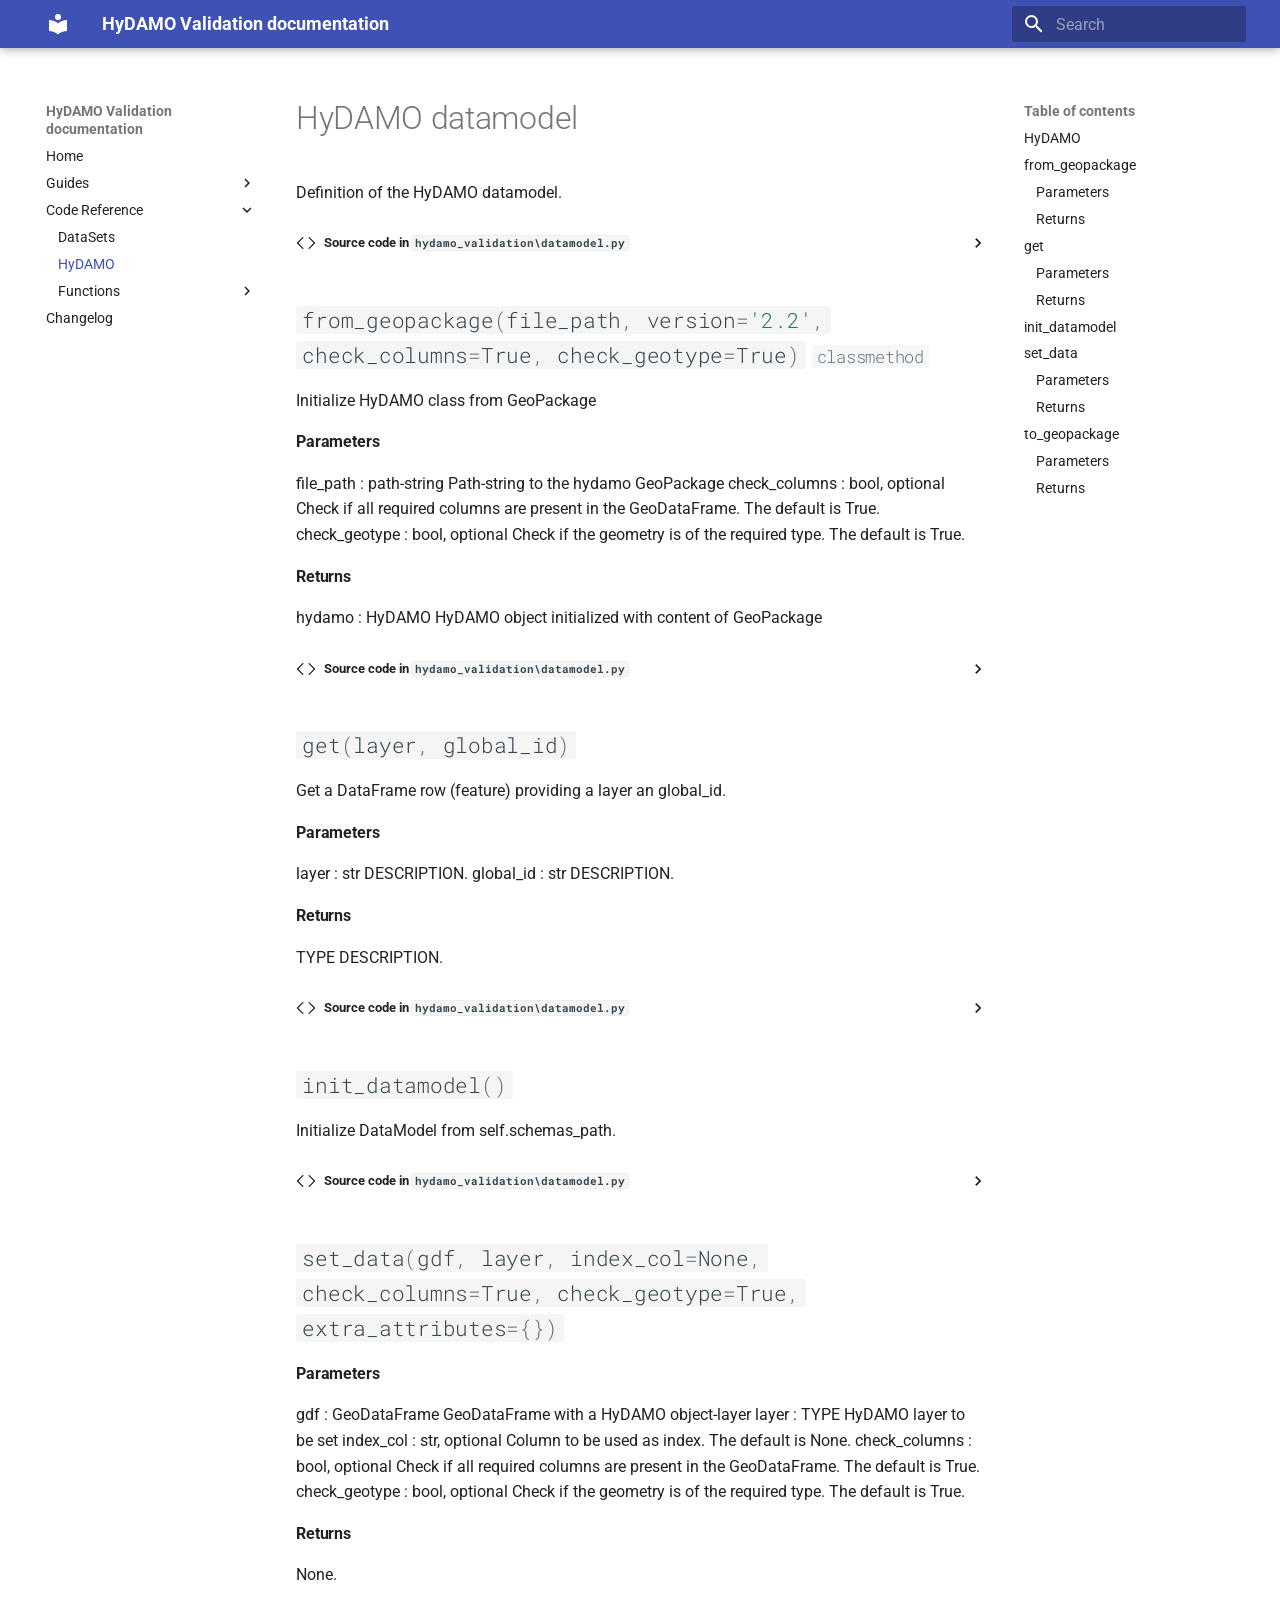
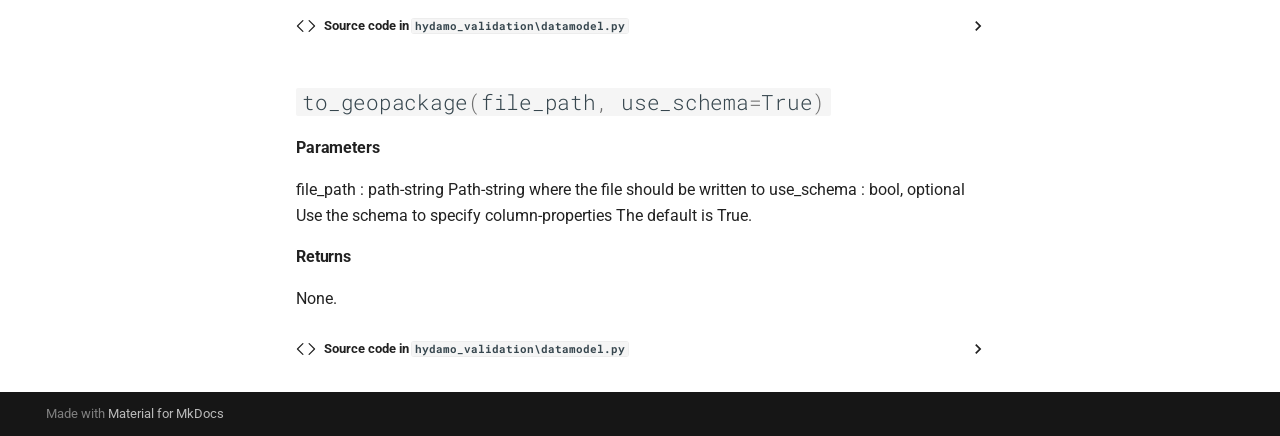
<file: reference/hydamo/index.html>
<!doctype html>
<html lang="en" class="no-js">
  <head>
    
      <meta charset="utf-8">
      <meta name="viewport" content="width=device-width,initial-scale=1">
      
      
      
        <link rel="canonical" href="https://HetWaterschapshuis.github.io/reference/hydamo/">
      
      
        <link rel="prev" href="../datasets/">
      
      
        <link rel="next" href="../general_functions/">
      
      
        
      
      
      <link rel="icon" href="../../assets/images/favicon.png">
      <meta name="generator" content="mkdocs-1.6.1, mkdocs-material-9.7.0">
    
    
      
        <title>HyDAMO - HyDAMO Validation documentation</title>
      
    
    
      <link rel="stylesheet" href="../../assets/stylesheets/main.618322db.min.css">
      
      


    
    
      
    
    
      
        
        
        <link rel="preconnect" href="https://fonts.gstatic.com" crossorigin>
        <link rel="stylesheet" href="https://fonts.googleapis.com/css?family=Roboto:300,300i,400,400i,700,700i%7CRoboto+Mono:400,400i,700,700i&display=fallback">
        <style>:root{--md-text-font:"Roboto";--md-code-font:"Roboto Mono"}</style>
      
    
    
      <link rel="stylesheet" href="../../assets/_mkdocstrings.css">
    
    <script>__md_scope=new URL("../..",location),__md_hash=e=>[...e].reduce(((e,_)=>(e<<5)-e+_.charCodeAt(0)),0),__md_get=(e,_=localStorage,t=__md_scope)=>JSON.parse(_.getItem(t.pathname+"."+e)),__md_set=(e,_,t=localStorage,a=__md_scope)=>{try{t.setItem(a.pathname+"."+e,JSON.stringify(_))}catch(e){}}</script>
    
      

    
    
  </head>
  
  
    <body dir="ltr">
  
    
    <input class="md-toggle" data-md-toggle="drawer" type="checkbox" id="__drawer" autocomplete="off">
    <input class="md-toggle" data-md-toggle="search" type="checkbox" id="__search" autocomplete="off">
    <label class="md-overlay" for="__drawer"></label>
    <div data-md-component="skip">
      
        
        <a href="#hydamo-datamodel" class="md-skip">
          Skip to content
        </a>
      
    </div>
    <div data-md-component="announce">
      
    </div>
    
    
      

  

<header class="md-header md-header--shadow" data-md-component="header">
  <nav class="md-header__inner md-grid" aria-label="Header">
    <a href="../.." title="HyDAMO Validation documentation" class="md-header__button md-logo" aria-label="HyDAMO Validation documentation" data-md-component="logo">
      
  
  <svg xmlns="http://www.w3.org/2000/svg" viewBox="0 0 24 24"><path d="M12 8a3 3 0 0 0 3-3 3 3 0 0 0-3-3 3 3 0 0 0-3 3 3 3 0 0 0 3 3m0 3.54C9.64 9.35 6.5 8 3 8v11c3.5 0 6.64 1.35 9 3.54 2.36-2.19 5.5-3.54 9-3.54V8c-3.5 0-6.64 1.35-9 3.54"/></svg>

    </a>
    <label class="md-header__button md-icon" for="__drawer">
      
      <svg xmlns="http://www.w3.org/2000/svg" viewBox="0 0 24 24"><path d="M3 6h18v2H3zm0 5h18v2H3zm0 5h18v2H3z"/></svg>
    </label>
    <div class="md-header__title" data-md-component="header-title">
      <div class="md-header__ellipsis">
        <div class="md-header__topic">
          <span class="md-ellipsis">
            HyDAMO Validation documentation
          </span>
        </div>
        <div class="md-header__topic" data-md-component="header-topic">
          <span class="md-ellipsis">
            
              HyDAMO
            
          </span>
        </div>
      </div>
    </div>
    
    
      <script>var palette=__md_get("__palette");if(palette&&palette.color){if("(prefers-color-scheme)"===palette.color.media){var media=matchMedia("(prefers-color-scheme: light)"),input=document.querySelector(media.matches?"[data-md-color-media='(prefers-color-scheme: light)']":"[data-md-color-media='(prefers-color-scheme: dark)']");palette.color.media=input.getAttribute("data-md-color-media"),palette.color.scheme=input.getAttribute("data-md-color-scheme"),palette.color.primary=input.getAttribute("data-md-color-primary"),palette.color.accent=input.getAttribute("data-md-color-accent")}for(var[key,value]of Object.entries(palette.color))document.body.setAttribute("data-md-color-"+key,value)}</script>
    
    
    
      
      
        <label class="md-header__button md-icon" for="__search">
          
          <svg xmlns="http://www.w3.org/2000/svg" viewBox="0 0 24 24"><path d="M9.5 3A6.5 6.5 0 0 1 16 9.5c0 1.61-.59 3.09-1.56 4.23l.27.27h.79l5 5-1.5 1.5-5-5v-.79l-.27-.27A6.52 6.52 0 0 1 9.5 16 6.5 6.5 0 0 1 3 9.5 6.5 6.5 0 0 1 9.5 3m0 2C7 5 5 7 5 9.5S7 14 9.5 14 14 12 14 9.5 12 5 9.5 5"/></svg>
        </label>
        <div class="md-search" data-md-component="search" role="dialog">
  <label class="md-search__overlay" for="__search"></label>
  <div class="md-search__inner" role="search">
    <form class="md-search__form" name="search">
      <input type="text" class="md-search__input" name="query" aria-label="Search" placeholder="Search" autocapitalize="off" autocorrect="off" autocomplete="off" spellcheck="false" data-md-component="search-query" required>
      <label class="md-search__icon md-icon" for="__search">
        
        <svg xmlns="http://www.w3.org/2000/svg" viewBox="0 0 24 24"><path d="M9.5 3A6.5 6.5 0 0 1 16 9.5c0 1.61-.59 3.09-1.56 4.23l.27.27h.79l5 5-1.5 1.5-5-5v-.79l-.27-.27A6.52 6.52 0 0 1 9.5 16 6.5 6.5 0 0 1 3 9.5 6.5 6.5 0 0 1 9.5 3m0 2C7 5 5 7 5 9.5S7 14 9.5 14 14 12 14 9.5 12 5 9.5 5"/></svg>
        
        <svg xmlns="http://www.w3.org/2000/svg" viewBox="0 0 24 24"><path d="M20 11v2H8l5.5 5.5-1.42 1.42L4.16 12l7.92-7.92L13.5 5.5 8 11z"/></svg>
      </label>
      <nav class="md-search__options" aria-label="Search">
        
        <button type="reset" class="md-search__icon md-icon" title="Clear" aria-label="Clear" tabindex="-1">
          
          <svg xmlns="http://www.w3.org/2000/svg" viewBox="0 0 24 24"><path d="M19 6.41 17.59 5 12 10.59 6.41 5 5 6.41 10.59 12 5 17.59 6.41 19 12 13.41 17.59 19 19 17.59 13.41 12z"/></svg>
        </button>
      </nav>
      
    </form>
    <div class="md-search__output">
      <div class="md-search__scrollwrap" tabindex="0" data-md-scrollfix>
        <div class="md-search-result" data-md-component="search-result">
          <div class="md-search-result__meta">
            Initializing search
          </div>
          <ol class="md-search-result__list" role="presentation"></ol>
        </div>
      </div>
    </div>
  </div>
</div>
      
    
    
  </nav>
  
</header>
    
    <div class="md-container" data-md-component="container">
      
      
        
          
        
      
      <main class="md-main" data-md-component="main">
        <div class="md-main__inner md-grid">
          
            
              
              <div class="md-sidebar md-sidebar--primary" data-md-component="sidebar" data-md-type="navigation" >
                <div class="md-sidebar__scrollwrap">
                  <div class="md-sidebar__inner">
                    



<nav class="md-nav md-nav--primary" aria-label="Navigation" data-md-level="0">
  <label class="md-nav__title" for="__drawer">
    <a href="../.." title="HyDAMO Validation documentation" class="md-nav__button md-logo" aria-label="HyDAMO Validation documentation" data-md-component="logo">
      
  
  <svg xmlns="http://www.w3.org/2000/svg" viewBox="0 0 24 24"><path d="M12 8a3 3 0 0 0 3-3 3 3 0 0 0-3-3 3 3 0 0 0-3 3 3 3 0 0 0 3 3m0 3.54C9.64 9.35 6.5 8 3 8v11c3.5 0 6.64 1.35 9 3.54 2.36-2.19 5.5-3.54 9-3.54V8c-3.5 0-6.64 1.35-9 3.54"/></svg>

    </a>
    HyDAMO Validation documentation
  </label>
  
  <ul class="md-nav__list" data-md-scrollfix>
    
      
      
  
  
  
  
    <li class="md-nav__item">
      <a href="../.." class="md-nav__link">
        
  
  
  <span class="md-ellipsis">
    
  
    Home
  

    
  </span>
  
  

      </a>
    </li>
  

    
      
      
  
  
  
  
    
    
    
    
    
    <li class="md-nav__item md-nav__item--nested">
      
        
        
        <input class="md-nav__toggle md-toggle " type="checkbox" id="__nav_2" >
        
          
          <label class="md-nav__link" for="__nav_2" id="__nav_2_label" tabindex="0">
            
  
  
  <span class="md-ellipsis">
    
  
    Guides
  

    
  </span>
  
  

            <span class="md-nav__icon md-icon"></span>
          </label>
        
        <nav class="md-nav" data-md-level="1" aria-labelledby="__nav_2_label" aria-expanded="false">
          <label class="md-nav__title" for="__nav_2">
            <span class="md-nav__icon md-icon"></span>
            
  
    Guides
  

          </label>
          <ul class="md-nav__list" data-md-scrollfix>
            
              
                
  
  
  
  
    <li class="md-nav__item">
      <a href="../../guides/get_started/" class="md-nav__link">
        
  
  
  <span class="md-ellipsis">
    
  
    Get Started
  

    
  </span>
  
  

      </a>
    </li>
  

              
            
              
                
  
  
  
  
    <li class="md-nav__item">
      <a href="../../guides/contribute/" class="md-nav__link">
        
  
  
  <span class="md-ellipsis">
    
  
    Contribute
  

    
  </span>
  
  

      </a>
    </li>
  

              
            
              
                
  
  
  
  
    <li class="md-nav__item">
      <a href="../../guides/release/" class="md-nav__link">
        
  
  
  <span class="md-ellipsis">
    
  
    Release
  

    
  </span>
  
  

      </a>
    </li>
  

              
            
          </ul>
        </nav>
      
    </li>
  

    
      
      
  
  
    
  
  
  
    
    
    
    
    
    <li class="md-nav__item md-nav__item--active md-nav__item--nested">
      
        
        
        <input class="md-nav__toggle md-toggle " type="checkbox" id="__nav_3" checked>
        
          
          <label class="md-nav__link" for="__nav_3" id="__nav_3_label" tabindex="0">
            
  
  
  <span class="md-ellipsis">
    
  
    Code Reference
  

    
  </span>
  
  

            <span class="md-nav__icon md-icon"></span>
          </label>
        
        <nav class="md-nav" data-md-level="1" aria-labelledby="__nav_3_label" aria-expanded="true">
          <label class="md-nav__title" for="__nav_3">
            <span class="md-nav__icon md-icon"></span>
            
  
    Code Reference
  

          </label>
          <ul class="md-nav__list" data-md-scrollfix>
            
              
                
  
  
  
  
    <li class="md-nav__item">
      <a href="../datasets/" class="md-nav__link">
        
  
  
  <span class="md-ellipsis">
    
  
    DataSets
  

    
  </span>
  
  

      </a>
    </li>
  

              
            
              
                
  
  
    
  
  
  
    <li class="md-nav__item md-nav__item--active">
      
      <input class="md-nav__toggle md-toggle" type="checkbox" id="__toc">
      
      
        
      
      
        <label class="md-nav__link md-nav__link--active" for="__toc">
          
  
  
  <span class="md-ellipsis">
    
  
    HyDAMO
  

    
  </span>
  
  

          <span class="md-nav__icon md-icon"></span>
        </label>
      
      <a href="./" class="md-nav__link md-nav__link--active">
        
  
  
  <span class="md-ellipsis">
    
  
    HyDAMO
  

    
  </span>
  
  

      </a>
      
        

<nav class="md-nav md-nav--secondary" aria-label="Table of contents">
  
  
  
    
  
  
    <label class="md-nav__title" for="__toc">
      <span class="md-nav__icon md-icon"></span>
      Table of contents
    </label>
    <ul class="md-nav__list" data-md-component="toc" data-md-scrollfix>
      
        <li class="md-nav__item">
  <a href="#hydamo_validation.datamodel.HyDAMO" class="md-nav__link">
    <span class="md-ellipsis">
      
        HyDAMO
      
    </span>
  </a>
  
</li>
      
        <li class="md-nav__item">
  <a href="#hydamo_validation.datamodel.HyDAMO.from_geopackage" class="md-nav__link">
    <span class="md-ellipsis">
      
        from_geopackage
      
    </span>
  </a>
  
    <nav class="md-nav" aria-label="from_geopackage">
      <ul class="md-nav__list">
        
          <li class="md-nav__item">
  <a href="#hydamo_validation.datamodel.HyDAMO.from_geopackage--parameters" class="md-nav__link">
    <span class="md-ellipsis">
      
        Parameters
      
    </span>
  </a>
  
</li>
        
          <li class="md-nav__item">
  <a href="#hydamo_validation.datamodel.HyDAMO.from_geopackage--returns" class="md-nav__link">
    <span class="md-ellipsis">
      
        Returns
      
    </span>
  </a>
  
</li>
        
      </ul>
    </nav>
  
</li>
      
        <li class="md-nav__item">
  <a href="#hydamo_validation.datamodel.HyDAMO.get" class="md-nav__link">
    <span class="md-ellipsis">
      
        get
      
    </span>
  </a>
  
    <nav class="md-nav" aria-label="get">
      <ul class="md-nav__list">
        
          <li class="md-nav__item">
  <a href="#hydamo_validation.datamodel.HyDAMO.get--parameters" class="md-nav__link">
    <span class="md-ellipsis">
      
        Parameters
      
    </span>
  </a>
  
</li>
        
          <li class="md-nav__item">
  <a href="#hydamo_validation.datamodel.HyDAMO.get--returns" class="md-nav__link">
    <span class="md-ellipsis">
      
        Returns
      
    </span>
  </a>
  
</li>
        
      </ul>
    </nav>
  
</li>
      
        <li class="md-nav__item">
  <a href="#hydamo_validation.datamodel.HyDAMO.init_datamodel" class="md-nav__link">
    <span class="md-ellipsis">
      
        init_datamodel
      
    </span>
  </a>
  
</li>
      
        <li class="md-nav__item">
  <a href="#hydamo_validation.datamodel.HyDAMO.set_data" class="md-nav__link">
    <span class="md-ellipsis">
      
        set_data
      
    </span>
  </a>
  
    <nav class="md-nav" aria-label="set_data">
      <ul class="md-nav__list">
        
          <li class="md-nav__item">
  <a href="#hydamo_validation.datamodel.HyDAMO.set_data--parameters" class="md-nav__link">
    <span class="md-ellipsis">
      
        Parameters
      
    </span>
  </a>
  
</li>
        
          <li class="md-nav__item">
  <a href="#hydamo_validation.datamodel.HyDAMO.set_data--returns" class="md-nav__link">
    <span class="md-ellipsis">
      
        Returns
      
    </span>
  </a>
  
</li>
        
      </ul>
    </nav>
  
</li>
      
        <li class="md-nav__item">
  <a href="#hydamo_validation.datamodel.HyDAMO.to_geopackage" class="md-nav__link">
    <span class="md-ellipsis">
      
        to_geopackage
      
    </span>
  </a>
  
    <nav class="md-nav" aria-label="to_geopackage">
      <ul class="md-nav__list">
        
          <li class="md-nav__item">
  <a href="#hydamo_validation.datamodel.HyDAMO.to_geopackage--parameters" class="md-nav__link">
    <span class="md-ellipsis">
      
        Parameters
      
    </span>
  </a>
  
</li>
        
          <li class="md-nav__item">
  <a href="#hydamo_validation.datamodel.HyDAMO.to_geopackage--returns" class="md-nav__link">
    <span class="md-ellipsis">
      
        Returns
      
    </span>
  </a>
  
</li>
        
      </ul>
    </nav>
  
</li>
      
    </ul>
  
</nav>
      
    </li>
  

              
            
              
                
  
  
  
  
    
    
    
    
    
    <li class="md-nav__item md-nav__item--nested">
      
        
        
        <input class="md-nav__toggle md-toggle " type="checkbox" id="__nav_3_3" >
        
          
          <label class="md-nav__link" for="__nav_3_3" id="__nav_3_3_label" tabindex="0">
            
  
  
  <span class="md-ellipsis">
    
  
    Functions
  

    
  </span>
  
  

            <span class="md-nav__icon md-icon"></span>
          </label>
        
        <nav class="md-nav" data-md-level="2" aria-labelledby="__nav_3_3_label" aria-expanded="false">
          <label class="md-nav__title" for="__nav_3_3">
            <span class="md-nav__icon md-icon"></span>
            
  
    Functions
  

          </label>
          <ul class="md-nav__list" data-md-scrollfix>
            
              
                
  
  
  
  
    <li class="md-nav__item">
      <a href="../general_functions/" class="md-nav__link">
        
  
  
  <span class="md-ellipsis">
    
  
    General Functions
  

    
  </span>
  
  

      </a>
    </li>
  

              
            
              
                
  
  
  
  
    <li class="md-nav__item">
      <a href="../logic_functions/" class="md-nav__link">
        
  
  
  <span class="md-ellipsis">
    
  
    Logic Functions
  

    
  </span>
  
  

      </a>
    </li>
  

              
            
              
                
  
  
  
  
    <li class="md-nav__item">
      <a href="../topologic_functions/" class="md-nav__link">
        
  
  
  <span class="md-ellipsis">
    
  
    Topologic Functions
  

    
  </span>
  
  

      </a>
    </li>
  

              
            
          </ul>
        </nav>
      
    </li>
  

              
            
          </ul>
        </nav>
      
    </li>
  

    
      
      
  
  
  
  
    <li class="md-nav__item">
      <a href="../../changelog/" class="md-nav__link">
        
  
  
  <span class="md-ellipsis">
    
  
    Changelog
  

    
  </span>
  
  

      </a>
    </li>
  

    
  </ul>
</nav>
                  </div>
                </div>
              </div>
            
            
              
              <div class="md-sidebar md-sidebar--secondary" data-md-component="sidebar" data-md-type="toc" >
                <div class="md-sidebar__scrollwrap">
                  <div class="md-sidebar__inner">
                    

<nav class="md-nav md-nav--secondary" aria-label="Table of contents">
  
  
  
    
  
  
    <label class="md-nav__title" for="__toc">
      <span class="md-nav__icon md-icon"></span>
      Table of contents
    </label>
    <ul class="md-nav__list" data-md-component="toc" data-md-scrollfix>
      
        <li class="md-nav__item">
  <a href="#hydamo_validation.datamodel.HyDAMO" class="md-nav__link">
    <span class="md-ellipsis">
      
        HyDAMO
      
    </span>
  </a>
  
</li>
      
        <li class="md-nav__item">
  <a href="#hydamo_validation.datamodel.HyDAMO.from_geopackage" class="md-nav__link">
    <span class="md-ellipsis">
      
        from_geopackage
      
    </span>
  </a>
  
    <nav class="md-nav" aria-label="from_geopackage">
      <ul class="md-nav__list">
        
          <li class="md-nav__item">
  <a href="#hydamo_validation.datamodel.HyDAMO.from_geopackage--parameters" class="md-nav__link">
    <span class="md-ellipsis">
      
        Parameters
      
    </span>
  </a>
  
</li>
        
          <li class="md-nav__item">
  <a href="#hydamo_validation.datamodel.HyDAMO.from_geopackage--returns" class="md-nav__link">
    <span class="md-ellipsis">
      
        Returns
      
    </span>
  </a>
  
</li>
        
      </ul>
    </nav>
  
</li>
      
        <li class="md-nav__item">
  <a href="#hydamo_validation.datamodel.HyDAMO.get" class="md-nav__link">
    <span class="md-ellipsis">
      
        get
      
    </span>
  </a>
  
    <nav class="md-nav" aria-label="get">
      <ul class="md-nav__list">
        
          <li class="md-nav__item">
  <a href="#hydamo_validation.datamodel.HyDAMO.get--parameters" class="md-nav__link">
    <span class="md-ellipsis">
      
        Parameters
      
    </span>
  </a>
  
</li>
        
          <li class="md-nav__item">
  <a href="#hydamo_validation.datamodel.HyDAMO.get--returns" class="md-nav__link">
    <span class="md-ellipsis">
      
        Returns
      
    </span>
  </a>
  
</li>
        
      </ul>
    </nav>
  
</li>
      
        <li class="md-nav__item">
  <a href="#hydamo_validation.datamodel.HyDAMO.init_datamodel" class="md-nav__link">
    <span class="md-ellipsis">
      
        init_datamodel
      
    </span>
  </a>
  
</li>
      
        <li class="md-nav__item">
  <a href="#hydamo_validation.datamodel.HyDAMO.set_data" class="md-nav__link">
    <span class="md-ellipsis">
      
        set_data
      
    </span>
  </a>
  
    <nav class="md-nav" aria-label="set_data">
      <ul class="md-nav__list">
        
          <li class="md-nav__item">
  <a href="#hydamo_validation.datamodel.HyDAMO.set_data--parameters" class="md-nav__link">
    <span class="md-ellipsis">
      
        Parameters
      
    </span>
  </a>
  
</li>
        
          <li class="md-nav__item">
  <a href="#hydamo_validation.datamodel.HyDAMO.set_data--returns" class="md-nav__link">
    <span class="md-ellipsis">
      
        Returns
      
    </span>
  </a>
  
</li>
        
      </ul>
    </nav>
  
</li>
      
        <li class="md-nav__item">
  <a href="#hydamo_validation.datamodel.HyDAMO.to_geopackage" class="md-nav__link">
    <span class="md-ellipsis">
      
        to_geopackage
      
    </span>
  </a>
  
    <nav class="md-nav" aria-label="to_geopackage">
      <ul class="md-nav__list">
        
          <li class="md-nav__item">
  <a href="#hydamo_validation.datamodel.HyDAMO.to_geopackage--parameters" class="md-nav__link">
    <span class="md-ellipsis">
      
        Parameters
      
    </span>
  </a>
  
</li>
        
          <li class="md-nav__item">
  <a href="#hydamo_validation.datamodel.HyDAMO.to_geopackage--returns" class="md-nav__link">
    <span class="md-ellipsis">
      
        Returns
      
    </span>
  </a>
  
</li>
        
      </ul>
    </nav>
  
</li>
      
    </ul>
  
</nav>
                  </div>
                </div>
              </div>
            
          
          
            <div class="md-content" data-md-component="content">
              
              <article class="md-content__inner md-typeset">
                
                  



<h1 id="hydamo-datamodel">HyDAMO datamodel</h1>


<div class="doc doc-object doc-class">



<a id="hydamo_validation.datamodel.HyDAMO"></a>
    <div class="doc doc-contents first">



        <p>Definition of the HyDAMO datamodel.</p>








              <details class="mkdocstrings-source">
                <summary>Source code in <code>hydamo_validation\datamodel.py</code></summary>
                <div class="highlight"><table class="highlighttable"><tr><td class="linenos"><div class="linenodiv"><pre><span></span><span class="normal">295</span>
<span class="normal">296</span>
<span class="normal">297</span>
<span class="normal">298</span>
<span class="normal">299</span>
<span class="normal">300</span>
<span class="normal">301</span>
<span class="normal">302</span>
<span class="normal">303</span>
<span class="normal">304</span>
<span class="normal">305</span>
<span class="normal">306</span>
<span class="normal">307</span>
<span class="normal">308</span>
<span class="normal">309</span>
<span class="normal">310</span>
<span class="normal">311</span>
<span class="normal">312</span>
<span class="normal">313</span>
<span class="normal">314</span>
<span class="normal">315</span>
<span class="normal">316</span>
<span class="normal">317</span>
<span class="normal">318</span>
<span class="normal">319</span>
<span class="normal">320</span>
<span class="normal">321</span>
<span class="normal">322</span>
<span class="normal">323</span>
<span class="normal">324</span>
<span class="normal">325</span>
<span class="normal">326</span>
<span class="normal">327</span>
<span class="normal">328</span>
<span class="normal">329</span>
<span class="normal">330</span>
<span class="normal">331</span>
<span class="normal">332</span>
<span class="normal">333</span>
<span class="normal">334</span>
<span class="normal">335</span>
<span class="normal">336</span>
<span class="normal">337</span>
<span class="normal">338</span>
<span class="normal">339</span>
<span class="normal">340</span>
<span class="normal">341</span>
<span class="normal">342</span>
<span class="normal">343</span>
<span class="normal">344</span>
<span class="normal">345</span>
<span class="normal">346</span>
<span class="normal">347</span>
<span class="normal">348</span>
<span class="normal">349</span>
<span class="normal">350</span>
<span class="normal">351</span>
<span class="normal">352</span>
<span class="normal">353</span>
<span class="normal">354</span>
<span class="normal">355</span>
<span class="normal">356</span>
<span class="normal">357</span>
<span class="normal">358</span>
<span class="normal">359</span>
<span class="normal">360</span>
<span class="normal">361</span>
<span class="normal">362</span>
<span class="normal">363</span>
<span class="normal">364</span>
<span class="normal">365</span>
<span class="normal">366</span>
<span class="normal">367</span>
<span class="normal">368</span>
<span class="normal">369</span>
<span class="normal">370</span>
<span class="normal">371</span>
<span class="normal">372</span>
<span class="normal">373</span>
<span class="normal">374</span>
<span class="normal">375</span>
<span class="normal">376</span>
<span class="normal">377</span>
<span class="normal">378</span>
<span class="normal">379</span>
<span class="normal">380</span>
<span class="normal">381</span>
<span class="normal">382</span>
<span class="normal">383</span>
<span class="normal">384</span>
<span class="normal">385</span>
<span class="normal">386</span>
<span class="normal">387</span>
<span class="normal">388</span>
<span class="normal">389</span>
<span class="normal">390</span>
<span class="normal">391</span>
<span class="normal">392</span>
<span class="normal">393</span>
<span class="normal">394</span>
<span class="normal">395</span>
<span class="normal">396</span>
<span class="normal">397</span>
<span class="normal">398</span>
<span class="normal">399</span>
<span class="normal">400</span>
<span class="normal">401</span>
<span class="normal">402</span>
<span class="normal">403</span>
<span class="normal">404</span>
<span class="normal">405</span>
<span class="normal">406</span>
<span class="normal">407</span>
<span class="normal">408</span>
<span class="normal">409</span>
<span class="normal">410</span>
<span class="normal">411</span>
<span class="normal">412</span>
<span class="normal">413</span>
<span class="normal">414</span>
<span class="normal">415</span>
<span class="normal">416</span>
<span class="normal">417</span>
<span class="normal">418</span>
<span class="normal">419</span>
<span class="normal">420</span>
<span class="normal">421</span>
<span class="normal">422</span>
<span class="normal">423</span>
<span class="normal">424</span>
<span class="normal">425</span>
<span class="normal">426</span>
<span class="normal">427</span>
<span class="normal">428</span>
<span class="normal">429</span>
<span class="normal">430</span>
<span class="normal">431</span>
<span class="normal">432</span>
<span class="normal">433</span>
<span class="normal">434</span>
<span class="normal">435</span>
<span class="normal">436</span>
<span class="normal">437</span>
<span class="normal">438</span>
<span class="normal">439</span>
<span class="normal">440</span>
<span class="normal">441</span>
<span class="normal">442</span>
<span class="normal">443</span>
<span class="normal">444</span>
<span class="normal">445</span>
<span class="normal">446</span>
<span class="normal">447</span>
<span class="normal">448</span>
<span class="normal">449</span>
<span class="normal">450</span>
<span class="normal">451</span>
<span class="normal">452</span>
<span class="normal">453</span>
<span class="normal">454</span>
<span class="normal">455</span>
<span class="normal">456</span>
<span class="normal">457</span>
<span class="normal">458</span>
<span class="normal">459</span>
<span class="normal">460</span>
<span class="normal">461</span>
<span class="normal">462</span>
<span class="normal">463</span>
<span class="normal">464</span>
<span class="normal">465</span>
<span class="normal">466</span>
<span class="normal">467</span>
<span class="normal">468</span>
<span class="normal">469</span>
<span class="normal">470</span>
<span class="normal">471</span>
<span class="normal">472</span>
<span class="normal">473</span>
<span class="normal">474</span>
<span class="normal">475</span>
<span class="normal">476</span>
<span class="normal">477</span>
<span class="normal">478</span>
<span class="normal">479</span>
<span class="normal">480</span>
<span class="normal">481</span>
<span class="normal">482</span>
<span class="normal">483</span>
<span class="normal">484</span>
<span class="normal">485</span>
<span class="normal">486</span>
<span class="normal">487</span>
<span class="normal">488</span>
<span class="normal">489</span>
<span class="normal">490</span>
<span class="normal">491</span>
<span class="normal">492</span>
<span class="normal">493</span>
<span class="normal">494</span>
<span class="normal">495</span>
<span class="normal">496</span>
<span class="normal">497</span>
<span class="normal">498</span>
<span class="normal">499</span>
<span class="normal">500</span></pre></div></td><td class="code"><div><pre><span></span><code><span class="k">class</span><span class="w"> </span><span class="nc">HyDAMO</span><span class="p">:</span>
<span class="w">    </span><span class="sd">&quot;&quot;&quot;Definition of the HyDAMO datamodel.&quot;&quot;&quot;</span>

    <span class="k">def</span><span class="w"> </span><span class="fm">__init__</span><span class="p">(</span>
        <span class="bp">self</span><span class="p">,</span>
        <span class="n">version</span><span class="p">:</span> <span class="nb">str</span> <span class="o">=</span> <span class="s2">&quot;2.2&quot;</span><span class="p">,</span>
        <span class="n">schemas_path</span><span class="p">:</span> <span class="n">Path</span> <span class="o">=</span> <span class="n">SCHEMAS_DIR</span><span class="p">,</span>
        <span class="n">ignored_layers</span><span class="p">:</span> <span class="nb">list</span><span class="p">[</span><span class="nb">str</span><span class="p">]</span> <span class="o">=</span> <span class="p">[</span>
            <span class="s2">&quot;afvoeraanvoergebied&quot;</span><span class="p">,</span>
            <span class="s2">&quot;imwa_geoobject&quot;</span><span class="p">,</span>
            <span class="s2">&quot;leggerwatersysteem&quot;</span><span class="p">,</span>
            <span class="s2">&quot;leggerwaterveiligheid&quot;</span><span class="p">,</span>
            <span class="s2">&quot;waterbeheergebied&quot;</span><span class="p">,</span>
        <span class="p">],</span>
    <span class="p">):</span>
        <span class="bp">self</span><span class="o">.</span><span class="n">version</span> <span class="o">=</span> <span class="n">version</span>
        <span class="bp">self</span><span class="o">.</span><span class="n">schema_json</span> <span class="o">=</span> <span class="n">schemas_path</span><span class="o">.</span><span class="n">joinpath</span><span class="p">(</span><span class="sa">f</span><span class="s2">&quot;HyDAMO_</span><span class="si">{</span><span class="n">version</span><span class="si">}</span><span class="s2">.json&quot;</span><span class="p">)</span>
        <span class="bp">self</span><span class="o">.</span><span class="n">layers</span><span class="p">:</span> <span class="nb">list</span><span class="p">[</span><span class="nb">str</span><span class="p">]</span> <span class="o">=</span> <span class="p">[]</span>
        <span class="bp">self</span><span class="o">.</span><span class="n">ignored_layers</span> <span class="o">=</span> <span class="n">ignored_layers</span>

        <span class="bp">self</span><span class="o">.</span><span class="n">init_datamodel</span><span class="p">()</span>

    <span class="nd">@property</span>
    <span class="k">def</span><span class="w"> </span><span class="nf">data_layers</span><span class="p">(</span><span class="bp">self</span><span class="p">):</span>
        <span class="k">return</span> <span class="p">[</span><span class="n">layer</span> <span class="k">for</span> <span class="n">layer</span> <span class="ow">in</span> <span class="bp">self</span><span class="o">.</span><span class="n">layers</span> <span class="k">if</span> <span class="ow">not</span> <span class="nb">getattr</span><span class="p">(</span><span class="bp">self</span><span class="p">,</span> <span class="n">layer</span><span class="p">)</span><span class="o">.</span><span class="n">empty</span><span class="p">]</span>

    <span class="k">def</span><span class="w"> </span><span class="nf">init_datamodel</span><span class="p">(</span><span class="bp">self</span><span class="p">)</span> <span class="o">-&gt;</span> <span class="kc">None</span><span class="p">:</span>
<span class="w">        </span><span class="sd">&quot;&quot;&quot;Initialize DataModel from self.schemas_path.&quot;&quot;&quot;</span>
        <span class="bp">self</span><span class="o">.</span><span class="n">validation_schemas</span><span class="p">:</span> <span class="nb">dict</span><span class="p">[</span><span class="nb">str</span><span class="p">,</span> <span class="n">Any</span><span class="p">]</span> <span class="o">=</span> <span class="p">{}</span>

        <span class="c1"># read schema as dict</span>
        <span class="k">with</span> <span class="nb">open</span><span class="p">(</span><span class="bp">self</span><span class="o">.</span><span class="n">schema_json</span><span class="p">)</span> <span class="k">as</span> <span class="n">src</span><span class="p">:</span>
            <span class="n">schema</span> <span class="o">=</span> <span class="n">json</span><span class="o">.</span><span class="n">load</span><span class="p">(</span><span class="n">src</span><span class="p">)</span>
            <span class="n">hydamo_layers</span> <span class="o">=</span> <span class="p">[</span>
                <span class="n">Path</span><span class="p">(</span><span class="n">i</span><span class="p">[</span><span class="s2">&quot;$ref&quot;</span><span class="p">])</span><span class="o">.</span><span class="n">name</span> <span class="k">for</span> <span class="n">i</span> <span class="ow">in</span> <span class="n">schema</span><span class="p">[</span><span class="s2">&quot;properties&quot;</span><span class="p">][</span><span class="s2">&quot;HyDAMO&quot;</span><span class="p">][</span><span class="s2">&quot;anyOf&quot;</span><span class="p">]</span>
            <span class="p">]</span>
            <span class="bp">self</span><span class="o">.</span><span class="n">layers</span> <span class="o">=</span> <span class="p">[</span><span class="n">i</span> <span class="k">for</span> <span class="n">i</span> <span class="ow">in</span> <span class="n">hydamo_layers</span> <span class="k">if</span> <span class="n">i</span> <span class="ow">not</span> <span class="ow">in</span> <span class="bp">self</span><span class="o">.</span><span class="n">ignored_layers</span><span class="p">]</span>

        <span class="k">for</span> <span class="n">hydamo_layer</span> <span class="ow">in</span> <span class="bp">self</span><span class="o">.</span><span class="n">layers</span><span class="p">:</span>
            <span class="n">definition</span> <span class="o">=</span> <span class="n">schema</span><span class="p">[</span><span class="s2">&quot;definitions&quot;</span><span class="p">][</span><span class="n">hydamo_layer</span><span class="p">][</span><span class="s2">&quot;properties&quot;</span><span class="p">]</span>
            <span class="n">layer_schema</span> <span class="o">=</span> <span class="n">map_definition</span><span class="p">(</span><span class="n">definition</span><span class="p">)</span>
            <span class="bp">self</span><span class="o">.</span><span class="n">validation_schemas</span><span class="p">[</span><span class="n">hydamo_layer</span><span class="p">]</span> <span class="o">=</span> <span class="n">layer_schema</span>

            <span class="c1"># add layer to data_model</span>
            <span class="n">geotype</span> <span class="o">=</span> <span class="nb">next</span><span class="p">(</span>
                <span class="p">(</span><span class="n">i</span><span class="p">[</span><span class="s2">&quot;dtype&quot;</span><span class="p">]</span> <span class="k">for</span> <span class="n">i</span> <span class="ow">in</span> <span class="n">layer_schema</span> <span class="k">if</span> <span class="n">i</span><span class="p">[</span><span class="s2">&quot;id&quot;</span><span class="p">]</span> <span class="o">==</span> <span class="s2">&quot;geometry&quot;</span><span class="p">),</span> <span class="kc">None</span>
            <span class="p">)</span>

            <span class="n">required_columns</span> <span class="o">=</span> <span class="p">[</span>
                <span class="n">i</span><span class="p">[</span><span class="s2">&quot;id&quot;</span><span class="p">]</span>
                <span class="k">for</span> <span class="n">i</span> <span class="ow">in</span> <span class="p">[</span><span class="n">i</span> <span class="k">for</span> <span class="n">i</span> <span class="ow">in</span> <span class="n">layer_schema</span> <span class="k">if</span> <span class="s2">&quot;required&quot;</span> <span class="ow">in</span> <span class="n">i</span><span class="o">.</span><span class="n">keys</span><span class="p">()]</span>
                <span class="k">if</span> <span class="n">i</span><span class="p">[</span><span class="s2">&quot;required&quot;</span><span class="p">]</span>
            <span class="p">]</span>

            <span class="nb">setattr</span><span class="p">(</span>
                <span class="bp">self</span><span class="p">,</span>
                <span class="n">hydamo_layer</span><span class="p">,</span>
                <span class="n">ExtendedGeoDataFrame</span><span class="p">(</span>
                    <span class="n">validation_schema</span><span class="o">=</span><span class="n">layer_schema</span><span class="p">,</span>
                    <span class="n">layer_name</span><span class="o">=</span><span class="n">hydamo_layer</span><span class="p">,</span>
                    <span class="n">geotype</span><span class="o">=</span><span class="n">geotype</span><span class="p">,</span>
                    <span class="n">required_columns</span><span class="o">=</span><span class="n">required_columns</span><span class="p">,</span>
                <span class="p">),</span>
            <span class="p">)</span>

    <span class="k">def</span><span class="w"> </span><span class="nf">get</span><span class="p">(</span><span class="bp">self</span><span class="p">,</span> <span class="n">layer</span><span class="p">:</span> <span class="nb">str</span><span class="p">,</span> <span class="n">global_id</span><span class="p">:</span> <span class="nb">str</span><span class="p">):</span>
<span class="w">        </span><span class="sd">&quot;&quot;&quot;</span>
<span class="sd">        Get a DataFrame row (feature) providing a layer an global_id.</span>

<span class="sd">        Parameters</span>
<span class="sd">        ----------</span>
<span class="sd">        layer : str</span>
<span class="sd">            DESCRIPTION.</span>
<span class="sd">        global_id : str</span>
<span class="sd">            DESCRIPTION.</span>

<span class="sd">        Returns</span>
<span class="sd">        -------</span>
<span class="sd">        TYPE</span>
<span class="sd">            DESCRIPTION.</span>

<span class="sd">        &quot;&quot;&quot;</span>
        <span class="k">return</span> <span class="nb">getattr</span><span class="p">(</span><span class="bp">self</span><span class="p">,</span> <span class="n">layer</span><span class="p">)</span><span class="o">.</span><span class="n">set_index</span><span class="p">(</span><span class="s2">&quot;globalid&quot;</span><span class="p">)</span><span class="o">.</span><span class="n">loc</span><span class="p">[</span><span class="n">global_id</span><span class="p">]</span>

    <span class="k">def</span><span class="w"> </span><span class="nf">set_data</span><span class="p">(</span>
        <span class="bp">self</span><span class="p">,</span>
        <span class="n">gdf</span><span class="p">,</span>
        <span class="n">layer</span><span class="p">,</span>
        <span class="n">index_col</span><span class="o">=</span><span class="kc">None</span><span class="p">,</span>
        <span class="n">check_columns</span><span class="o">=</span><span class="kc">True</span><span class="p">,</span>
        <span class="n">check_geotype</span><span class="o">=</span><span class="kc">True</span><span class="p">,</span>
        <span class="n">extra_attributes</span><span class="o">=</span><span class="p">{},</span>
    <span class="p">):</span>
<span class="w">        </span><span class="sd">&quot;&quot;&quot;</span>


<span class="sd">        Parameters</span>
<span class="sd">        ----------</span>
<span class="sd">        gdf : GeoDataFrame</span>
<span class="sd">            GeoDataFrame with a HyDAMO object-layer</span>
<span class="sd">        layer : TYPE</span>
<span class="sd">            HyDAMO layer to be set</span>
<span class="sd">        index_col : str, optional</span>
<span class="sd">            Column to be used as index. The default is None.</span>
<span class="sd">        check_columns : bool, optional</span>
<span class="sd">            Check if all required columns are present in the GeoDataFrame.</span>
<span class="sd">            The default is True.</span>
<span class="sd">        check_geotype : bool, optional</span>
<span class="sd">            Check if the geometry is of the required type. The default is True.</span>

<span class="sd">        Returns</span>
<span class="sd">        -------</span>
<span class="sd">        None.</span>

<span class="sd">        &quot;&quot;&quot;</span>

        <span class="nb">getattr</span><span class="p">(</span><span class="bp">self</span><span class="p">,</span> <span class="n">layer</span><span class="p">)</span><span class="o">.</span><span class="n">set_data</span><span class="p">(</span>
            <span class="n">gdf</span><span class="p">,</span>
            <span class="n">index_col</span><span class="o">=</span><span class="n">index_col</span><span class="p">,</span>
            <span class="n">check_columns</span><span class="o">=</span><span class="n">check_columns</span><span class="p">,</span>
            <span class="n">check_geotype</span><span class="o">=</span><span class="n">check_geotype</span><span class="p">,</span>
            <span class="n">extra_attributes</span><span class="o">=</span><span class="p">{},</span>
        <span class="p">)</span>

    <span class="k">def</span><span class="w"> </span><span class="nf">to_geopackage</span><span class="p">(</span><span class="bp">self</span><span class="p">,</span> <span class="n">file_path</span><span class="p">,</span> <span class="n">use_schema</span><span class="o">=</span><span class="kc">True</span><span class="p">):</span>
<span class="w">        </span><span class="sd">&quot;&quot;&quot;</span>

<span class="sd">        Parameters</span>
<span class="sd">        ----------</span>
<span class="sd">        file_path : path-string</span>
<span class="sd">            Path-string where the file should be written to</span>
<span class="sd">        use_schema : bool, optional</span>
<span class="sd">            Use the schema to specify column-properties The default is True.</span>

<span class="sd">        Returns</span>
<span class="sd">        -------</span>
<span class="sd">        None.</span>

<span class="sd">        &quot;&quot;&quot;</span>
        <span class="n">file_path</span> <span class="o">=</span> <span class="n">Path</span><span class="p">(</span><span class="n">file_path</span><span class="p">)</span>
        <span class="k">for</span> <span class="n">layer</span> <span class="ow">in</span> <span class="bp">self</span><span class="o">.</span><span class="n">layers</span><span class="p">:</span>
            <span class="n">gdf</span> <span class="o">=</span> <span class="nb">getattr</span><span class="p">(</span><span class="bp">self</span><span class="p">,</span> <span class="n">layer</span><span class="p">)</span><span class="o">.</span><span class="n">copy</span><span class="p">()</span>
            <span class="k">if</span> <span class="ow">not</span> <span class="n">gdf</span><span class="o">.</span><span class="n">empty</span><span class="p">:</span>
                <span class="k">if</span> <span class="n">use_schema</span><span class="p">:</span>
                    <span class="c1"># match fiona layer schema keys with gdf.columns</span>
                    <span class="n">schema</span> <span class="o">=</span> <span class="nb">getattr</span><span class="p">(</span><span class="bp">self</span><span class="p">,</span> <span class="n">layer</span><span class="p">)</span><span class="o">.</span><span class="n">_get_schema</span><span class="p">()</span>
                    <span class="n">schema_cols</span> <span class="o">=</span> <span class="nb">list</span><span class="p">(</span><span class="n">schema</span><span class="p">[</span><span class="s2">&quot;properties&quot;</span><span class="p">]</span><span class="o">.</span><span class="n">keys</span><span class="p">())</span> <span class="o">+</span> <span class="p">[</span><span class="s2">&quot;geometry&quot;</span><span class="p">]</span>
                    <span class="n">drop_cols</span> <span class="o">=</span> <span class="p">[</span><span class="n">i</span> <span class="k">for</span> <span class="n">i</span> <span class="ow">in</span> <span class="n">gdf</span><span class="o">.</span><span class="n">columns</span> <span class="k">if</span> <span class="n">i</span> <span class="ow">not</span> <span class="ow">in</span> <span class="n">schema_cols</span><span class="p">]</span>
                    <span class="n">gdf</span><span class="o">.</span><span class="n">drop</span><span class="p">(</span><span class="n">columns</span><span class="o">=</span><span class="n">drop_cols</span><span class="p">,</span> <span class="n">inplace</span><span class="o">=</span><span class="kc">True</span><span class="p">)</span>

                    <span class="n">schema</span><span class="p">[</span><span class="s2">&quot;properties&quot;</span><span class="p">]</span> <span class="o">=</span> <span class="p">{</span>
                        <span class="n">k</span><span class="p">:</span> <span class="n">v</span>
                        <span class="k">for</span> <span class="n">k</span><span class="p">,</span> <span class="n">v</span> <span class="ow">in</span> <span class="n">schema</span><span class="p">[</span><span class="s2">&quot;properties&quot;</span><span class="p">]</span><span class="o">.</span><span class="n">items</span><span class="p">()</span>
                        <span class="k">if</span> <span class="n">k</span> <span class="ow">in</span> <span class="n">gdf</span><span class="o">.</span><span class="n">columns</span>
                    <span class="p">}</span>

                    <span class="c1"># write gdf to geopackage, including schema</span>
                    <span class="k">if</span> <span class="n">gdf</span><span class="o">.</span><span class="n">index</span><span class="o">.</span><span class="n">name</span> <span class="ow">in</span> <span class="n">gdf</span><span class="o">.</span><span class="n">columns</span><span class="p">:</span>
                        <span class="n">gdf</span><span class="o">.</span><span class="n">reset_index</span><span class="p">(</span><span class="n">drop</span><span class="o">=</span><span class="kc">True</span><span class="p">,</span> <span class="n">inplace</span><span class="o">=</span><span class="kc">True</span><span class="p">)</span>
                    <span class="n">gdf</span><span class="o">.</span><span class="n">to_file</span><span class="p">(</span>
                        <span class="n">file_path</span><span class="p">,</span>
                        <span class="n">layer</span><span class="o">=</span><span class="n">layer</span><span class="p">,</span>
                        <span class="n">driver</span><span class="o">=</span><span class="s2">&quot;GPKG&quot;</span><span class="p">,</span>
                        <span class="n">engine</span><span class="o">=</span><span class="s2">&quot;pyogrio&quot;</span><span class="p">,</span>
                    <span class="p">)</span>
                <span class="k">else</span><span class="p">:</span>
                    <span class="c1"># write gdf to geopackage as is</span>
                    <span class="k">if</span> <span class="n">gdf</span><span class="o">.</span><span class="n">index</span><span class="o">.</span><span class="n">name</span> <span class="ow">in</span> <span class="n">gdf</span><span class="o">.</span><span class="n">columns</span><span class="p">:</span>
                        <span class="n">gdf</span> <span class="o">=</span> <span class="n">gdf</span><span class="o">.</span><span class="n">reset_index</span><span class="p">(</span><span class="n">drop</span><span class="o">=</span><span class="kc">True</span><span class="p">)</span><span class="o">.</span><span class="n">copy</span><span class="p">()</span>
                    <span class="n">gdf</span><span class="o">.</span><span class="n">to_file</span><span class="p">(</span><span class="n">file_path</span><span class="p">,</span> <span class="n">layer</span><span class="o">=</span><span class="n">layer</span><span class="p">,</span> <span class="n">driver</span><span class="o">=</span><span class="s2">&quot;GPKG&quot;</span><span class="p">,</span> <span class="n">engine</span><span class="o">=</span><span class="s2">&quot;pyogrio&quot;</span><span class="p">)</span>
        <span class="k">if</span> <span class="n">file_path</span><span class="o">.</span><span class="n">is_file</span><span class="p">():</span>
            <span class="n">add_styles_to_geopackage</span><span class="p">(</span><span class="n">file_path</span><span class="p">)</span>

    <span class="nd">@classmethod</span>
    <span class="k">def</span><span class="w"> </span><span class="nf">from_geopackage</span><span class="p">(</span>
        <span class="bp">cls</span><span class="p">,</span> <span class="n">file_path</span><span class="p">,</span> <span class="n">version</span><span class="o">=</span><span class="s2">&quot;2.2&quot;</span><span class="p">,</span> <span class="n">check_columns</span><span class="o">=</span><span class="kc">True</span><span class="p">,</span> <span class="n">check_geotype</span><span class="o">=</span><span class="kc">True</span>
    <span class="p">):</span>
<span class="w">        </span><span class="sd">&quot;&quot;&quot;</span>
<span class="sd">        Initialize HyDAMO class from GeoPackage</span>

<span class="sd">        Parameters</span>
<span class="sd">        ----------</span>
<span class="sd">        file_path : path-string</span>
<span class="sd">            Path-string to the hydamo GeoPackage</span>
<span class="sd">        check_columns : bool, optional</span>
<span class="sd">            Check if all required columns are present in the GeoDataFrame.</span>
<span class="sd">            The default is True.</span>
<span class="sd">        check_geotype : bool, optional</span>
<span class="sd">            Check if the geometry is of the required type. The default is True.</span>

<span class="sd">        Returns</span>
<span class="sd">        -------</span>
<span class="sd">        hydamo : HyDAMO</span>
<span class="sd">            HyDAMO object initialized with content of GeoPackage</span>

<span class="sd">        &quot;&quot;&quot;</span>
        <span class="n">hydamo</span> <span class="o">=</span> <span class="bp">cls</span><span class="p">(</span><span class="n">version</span><span class="o">=</span><span class="n">version</span><span class="p">)</span>
        <span class="k">for</span> <span class="n">layer</span> <span class="ow">in</span> <span class="n">fiona</span><span class="o">.</span><span class="n">listlayers</span><span class="p">(</span><span class="n">file_path</span><span class="p">):</span>
            <span class="k">if</span> <span class="n">layer</span> <span class="ow">in</span> <span class="n">hydamo</span><span class="o">.</span><span class="n">layers</span><span class="p">:</span>
                <span class="n">hydamo_layer</span> <span class="o">=</span> <span class="nb">getattr</span><span class="p">(</span><span class="n">hydamo</span><span class="p">,</span> <span class="n">layer</span><span class="p">)</span>
                <span class="n">hydamo_layer</span><span class="o">.</span><span class="n">set_data</span><span class="p">(</span>
                    <span class="n">gpd</span><span class="o">.</span><span class="n">read_file</span><span class="p">(</span><span class="n">file_path</span><span class="p">,</span> <span class="n">layer</span><span class="o">=</span><span class="n">layer</span><span class="p">),</span>
                    <span class="n">check_columns</span><span class="o">=</span><span class="n">check_columns</span><span class="p">,</span>
                    <span class="n">check_geotype</span><span class="o">=</span><span class="n">check_geotype</span><span class="p">,</span>
                <span class="p">)</span>
        <span class="k">return</span> <span class="n">hydamo</span>
</code></pre></div></td></tr></table></div>
              </details>



  <div class="doc doc-children">










<div class="doc doc-object doc-function">


<h2 id="hydamo_validation.datamodel.HyDAMO.from_geopackage" class="doc doc-heading">
            <code class="highlight language-python"><span class="n">from_geopackage</span><span class="p">(</span><span class="n">file_path</span><span class="p">,</span> <span class="n">version</span><span class="o">=</span><span class="s1">&#39;2.2&#39;</span><span class="p">,</span> <span class="n">check_columns</span><span class="o">=</span><span class="kc">True</span><span class="p">,</span> <span class="n">check_geotype</span><span class="o">=</span><span class="kc">True</span><span class="p">)</span></code>

  <span class="doc doc-labels">
      <small class="doc doc-label doc-label-classmethod"><code>classmethod</code></small>
  </span>

</h2>


    <div class="doc doc-contents ">

        <p>Initialize HyDAMO class from GeoPackage</p>
<h4 id="hydamo_validation.datamodel.HyDAMO.from_geopackage--parameters">Parameters</h4>
<p>file_path : path-string
    Path-string to the hydamo GeoPackage
check_columns : bool, optional
    Check if all required columns are present in the GeoDataFrame.
    The default is True.
check_geotype : bool, optional
    Check if the geometry is of the required type. The default is True.</p>
<h4 id="hydamo_validation.datamodel.HyDAMO.from_geopackage--returns">Returns</h4>
<p>hydamo : HyDAMO
    HyDAMO object initialized with content of GeoPackage</p>


            <details class="mkdocstrings-source">
              <summary>Source code in <code>hydamo_validation\datamodel.py</code></summary>
              <div class="highlight"><table class="highlighttable"><tr><td class="linenos"><div class="linenodiv"><pre><span></span><span class="normal">468</span>
<span class="normal">469</span>
<span class="normal">470</span>
<span class="normal">471</span>
<span class="normal">472</span>
<span class="normal">473</span>
<span class="normal">474</span>
<span class="normal">475</span>
<span class="normal">476</span>
<span class="normal">477</span>
<span class="normal">478</span>
<span class="normal">479</span>
<span class="normal">480</span>
<span class="normal">481</span>
<span class="normal">482</span>
<span class="normal">483</span>
<span class="normal">484</span>
<span class="normal">485</span>
<span class="normal">486</span>
<span class="normal">487</span>
<span class="normal">488</span>
<span class="normal">489</span>
<span class="normal">490</span>
<span class="normal">491</span>
<span class="normal">492</span>
<span class="normal">493</span>
<span class="normal">494</span>
<span class="normal">495</span>
<span class="normal">496</span>
<span class="normal">497</span>
<span class="normal">498</span>
<span class="normal">499</span>
<span class="normal">500</span></pre></div></td><td class="code"><div><pre><span></span><code><span class="nd">@classmethod</span>
<span class="k">def</span><span class="w"> </span><span class="nf">from_geopackage</span><span class="p">(</span>
    <span class="bp">cls</span><span class="p">,</span> <span class="n">file_path</span><span class="p">,</span> <span class="n">version</span><span class="o">=</span><span class="s2">&quot;2.2&quot;</span><span class="p">,</span> <span class="n">check_columns</span><span class="o">=</span><span class="kc">True</span><span class="p">,</span> <span class="n">check_geotype</span><span class="o">=</span><span class="kc">True</span>
<span class="p">):</span>
<span class="w">    </span><span class="sd">&quot;&quot;&quot;</span>
<span class="sd">    Initialize HyDAMO class from GeoPackage</span>

<span class="sd">    Parameters</span>
<span class="sd">    ----------</span>
<span class="sd">    file_path : path-string</span>
<span class="sd">        Path-string to the hydamo GeoPackage</span>
<span class="sd">    check_columns : bool, optional</span>
<span class="sd">        Check if all required columns are present in the GeoDataFrame.</span>
<span class="sd">        The default is True.</span>
<span class="sd">    check_geotype : bool, optional</span>
<span class="sd">        Check if the geometry is of the required type. The default is True.</span>

<span class="sd">    Returns</span>
<span class="sd">    -------</span>
<span class="sd">    hydamo : HyDAMO</span>
<span class="sd">        HyDAMO object initialized with content of GeoPackage</span>

<span class="sd">    &quot;&quot;&quot;</span>
    <span class="n">hydamo</span> <span class="o">=</span> <span class="bp">cls</span><span class="p">(</span><span class="n">version</span><span class="o">=</span><span class="n">version</span><span class="p">)</span>
    <span class="k">for</span> <span class="n">layer</span> <span class="ow">in</span> <span class="n">fiona</span><span class="o">.</span><span class="n">listlayers</span><span class="p">(</span><span class="n">file_path</span><span class="p">):</span>
        <span class="k">if</span> <span class="n">layer</span> <span class="ow">in</span> <span class="n">hydamo</span><span class="o">.</span><span class="n">layers</span><span class="p">:</span>
            <span class="n">hydamo_layer</span> <span class="o">=</span> <span class="nb">getattr</span><span class="p">(</span><span class="n">hydamo</span><span class="p">,</span> <span class="n">layer</span><span class="p">)</span>
            <span class="n">hydamo_layer</span><span class="o">.</span><span class="n">set_data</span><span class="p">(</span>
                <span class="n">gpd</span><span class="o">.</span><span class="n">read_file</span><span class="p">(</span><span class="n">file_path</span><span class="p">,</span> <span class="n">layer</span><span class="o">=</span><span class="n">layer</span><span class="p">),</span>
                <span class="n">check_columns</span><span class="o">=</span><span class="n">check_columns</span><span class="p">,</span>
                <span class="n">check_geotype</span><span class="o">=</span><span class="n">check_geotype</span><span class="p">,</span>
            <span class="p">)</span>
    <span class="k">return</span> <span class="n">hydamo</span>
</code></pre></div></td></tr></table></div>
            </details>
    </div>

</div>

<div class="doc doc-object doc-function">


<h2 id="hydamo_validation.datamodel.HyDAMO.get" class="doc doc-heading">
            <code class="highlight language-python"><span class="n">get</span><span class="p">(</span><span class="n">layer</span><span class="p">,</span> <span class="n">global_id</span><span class="p">)</span></code>

</h2>


    <div class="doc doc-contents ">

        <p>Get a DataFrame row (feature) providing a layer an global_id.</p>
<h4 id="hydamo_validation.datamodel.HyDAMO.get--parameters">Parameters</h4>
<p>layer : str
    DESCRIPTION.
global_id : str
    DESCRIPTION.</p>
<h4 id="hydamo_validation.datamodel.HyDAMO.get--returns">Returns</h4>
<p>TYPE
    DESCRIPTION.</p>


            <details class="mkdocstrings-source">
              <summary>Source code in <code>hydamo_validation\datamodel.py</code></summary>
              <div class="highlight"><table class="highlighttable"><tr><td class="linenos"><div class="linenodiv"><pre><span></span><span class="normal">360</span>
<span class="normal">361</span>
<span class="normal">362</span>
<span class="normal">363</span>
<span class="normal">364</span>
<span class="normal">365</span>
<span class="normal">366</span>
<span class="normal">367</span>
<span class="normal">368</span>
<span class="normal">369</span>
<span class="normal">370</span>
<span class="normal">371</span>
<span class="normal">372</span>
<span class="normal">373</span>
<span class="normal">374</span>
<span class="normal">375</span>
<span class="normal">376</span>
<span class="normal">377</span></pre></div></td><td class="code"><div><pre><span></span><code><span class="k">def</span><span class="w"> </span><span class="nf">get</span><span class="p">(</span><span class="bp">self</span><span class="p">,</span> <span class="n">layer</span><span class="p">:</span> <span class="nb">str</span><span class="p">,</span> <span class="n">global_id</span><span class="p">:</span> <span class="nb">str</span><span class="p">):</span>
<span class="w">    </span><span class="sd">&quot;&quot;&quot;</span>
<span class="sd">    Get a DataFrame row (feature) providing a layer an global_id.</span>

<span class="sd">    Parameters</span>
<span class="sd">    ----------</span>
<span class="sd">    layer : str</span>
<span class="sd">        DESCRIPTION.</span>
<span class="sd">    global_id : str</span>
<span class="sd">        DESCRIPTION.</span>

<span class="sd">    Returns</span>
<span class="sd">    -------</span>
<span class="sd">    TYPE</span>
<span class="sd">        DESCRIPTION.</span>

<span class="sd">    &quot;&quot;&quot;</span>
    <span class="k">return</span> <span class="nb">getattr</span><span class="p">(</span><span class="bp">self</span><span class="p">,</span> <span class="n">layer</span><span class="p">)</span><span class="o">.</span><span class="n">set_index</span><span class="p">(</span><span class="s2">&quot;globalid&quot;</span><span class="p">)</span><span class="o">.</span><span class="n">loc</span><span class="p">[</span><span class="n">global_id</span><span class="p">]</span>
</code></pre></div></td></tr></table></div>
            </details>
    </div>

</div>

<div class="doc doc-object doc-function">


<h2 id="hydamo_validation.datamodel.HyDAMO.init_datamodel" class="doc doc-heading">
            <code class="highlight language-python"><span class="n">init_datamodel</span><span class="p">()</span></code>

</h2>


    <div class="doc doc-contents ">

        <p>Initialize DataModel from self.schemas_path.</p>


            <details class="mkdocstrings-source">
              <summary>Source code in <code>hydamo_validation\datamodel.py</code></summary>
              <div class="highlight"><table class="highlighttable"><tr><td class="linenos"><div class="linenodiv"><pre><span></span><span class="normal">321</span>
<span class="normal">322</span>
<span class="normal">323</span>
<span class="normal">324</span>
<span class="normal">325</span>
<span class="normal">326</span>
<span class="normal">327</span>
<span class="normal">328</span>
<span class="normal">329</span>
<span class="normal">330</span>
<span class="normal">331</span>
<span class="normal">332</span>
<span class="normal">333</span>
<span class="normal">334</span>
<span class="normal">335</span>
<span class="normal">336</span>
<span class="normal">337</span>
<span class="normal">338</span>
<span class="normal">339</span>
<span class="normal">340</span>
<span class="normal">341</span>
<span class="normal">342</span>
<span class="normal">343</span>
<span class="normal">344</span>
<span class="normal">345</span>
<span class="normal">346</span>
<span class="normal">347</span>
<span class="normal">348</span>
<span class="normal">349</span>
<span class="normal">350</span>
<span class="normal">351</span>
<span class="normal">352</span>
<span class="normal">353</span>
<span class="normal">354</span>
<span class="normal">355</span>
<span class="normal">356</span>
<span class="normal">357</span>
<span class="normal">358</span></pre></div></td><td class="code"><div><pre><span></span><code><span class="k">def</span><span class="w"> </span><span class="nf">init_datamodel</span><span class="p">(</span><span class="bp">self</span><span class="p">)</span> <span class="o">-&gt;</span> <span class="kc">None</span><span class="p">:</span>
<span class="w">    </span><span class="sd">&quot;&quot;&quot;Initialize DataModel from self.schemas_path.&quot;&quot;&quot;</span>
    <span class="bp">self</span><span class="o">.</span><span class="n">validation_schemas</span><span class="p">:</span> <span class="nb">dict</span><span class="p">[</span><span class="nb">str</span><span class="p">,</span> <span class="n">Any</span><span class="p">]</span> <span class="o">=</span> <span class="p">{}</span>

    <span class="c1"># read schema as dict</span>
    <span class="k">with</span> <span class="nb">open</span><span class="p">(</span><span class="bp">self</span><span class="o">.</span><span class="n">schema_json</span><span class="p">)</span> <span class="k">as</span> <span class="n">src</span><span class="p">:</span>
        <span class="n">schema</span> <span class="o">=</span> <span class="n">json</span><span class="o">.</span><span class="n">load</span><span class="p">(</span><span class="n">src</span><span class="p">)</span>
        <span class="n">hydamo_layers</span> <span class="o">=</span> <span class="p">[</span>
            <span class="n">Path</span><span class="p">(</span><span class="n">i</span><span class="p">[</span><span class="s2">&quot;$ref&quot;</span><span class="p">])</span><span class="o">.</span><span class="n">name</span> <span class="k">for</span> <span class="n">i</span> <span class="ow">in</span> <span class="n">schema</span><span class="p">[</span><span class="s2">&quot;properties&quot;</span><span class="p">][</span><span class="s2">&quot;HyDAMO&quot;</span><span class="p">][</span><span class="s2">&quot;anyOf&quot;</span><span class="p">]</span>
        <span class="p">]</span>
        <span class="bp">self</span><span class="o">.</span><span class="n">layers</span> <span class="o">=</span> <span class="p">[</span><span class="n">i</span> <span class="k">for</span> <span class="n">i</span> <span class="ow">in</span> <span class="n">hydamo_layers</span> <span class="k">if</span> <span class="n">i</span> <span class="ow">not</span> <span class="ow">in</span> <span class="bp">self</span><span class="o">.</span><span class="n">ignored_layers</span><span class="p">]</span>

    <span class="k">for</span> <span class="n">hydamo_layer</span> <span class="ow">in</span> <span class="bp">self</span><span class="o">.</span><span class="n">layers</span><span class="p">:</span>
        <span class="n">definition</span> <span class="o">=</span> <span class="n">schema</span><span class="p">[</span><span class="s2">&quot;definitions&quot;</span><span class="p">][</span><span class="n">hydamo_layer</span><span class="p">][</span><span class="s2">&quot;properties&quot;</span><span class="p">]</span>
        <span class="n">layer_schema</span> <span class="o">=</span> <span class="n">map_definition</span><span class="p">(</span><span class="n">definition</span><span class="p">)</span>
        <span class="bp">self</span><span class="o">.</span><span class="n">validation_schemas</span><span class="p">[</span><span class="n">hydamo_layer</span><span class="p">]</span> <span class="o">=</span> <span class="n">layer_schema</span>

        <span class="c1"># add layer to data_model</span>
        <span class="n">geotype</span> <span class="o">=</span> <span class="nb">next</span><span class="p">(</span>
            <span class="p">(</span><span class="n">i</span><span class="p">[</span><span class="s2">&quot;dtype&quot;</span><span class="p">]</span> <span class="k">for</span> <span class="n">i</span> <span class="ow">in</span> <span class="n">layer_schema</span> <span class="k">if</span> <span class="n">i</span><span class="p">[</span><span class="s2">&quot;id&quot;</span><span class="p">]</span> <span class="o">==</span> <span class="s2">&quot;geometry&quot;</span><span class="p">),</span> <span class="kc">None</span>
        <span class="p">)</span>

        <span class="n">required_columns</span> <span class="o">=</span> <span class="p">[</span>
            <span class="n">i</span><span class="p">[</span><span class="s2">&quot;id&quot;</span><span class="p">]</span>
            <span class="k">for</span> <span class="n">i</span> <span class="ow">in</span> <span class="p">[</span><span class="n">i</span> <span class="k">for</span> <span class="n">i</span> <span class="ow">in</span> <span class="n">layer_schema</span> <span class="k">if</span> <span class="s2">&quot;required&quot;</span> <span class="ow">in</span> <span class="n">i</span><span class="o">.</span><span class="n">keys</span><span class="p">()]</span>
            <span class="k">if</span> <span class="n">i</span><span class="p">[</span><span class="s2">&quot;required&quot;</span><span class="p">]</span>
        <span class="p">]</span>

        <span class="nb">setattr</span><span class="p">(</span>
            <span class="bp">self</span><span class="p">,</span>
            <span class="n">hydamo_layer</span><span class="p">,</span>
            <span class="n">ExtendedGeoDataFrame</span><span class="p">(</span>
                <span class="n">validation_schema</span><span class="o">=</span><span class="n">layer_schema</span><span class="p">,</span>
                <span class="n">layer_name</span><span class="o">=</span><span class="n">hydamo_layer</span><span class="p">,</span>
                <span class="n">geotype</span><span class="o">=</span><span class="n">geotype</span><span class="p">,</span>
                <span class="n">required_columns</span><span class="o">=</span><span class="n">required_columns</span><span class="p">,</span>
            <span class="p">),</span>
        <span class="p">)</span>
</code></pre></div></td></tr></table></div>
            </details>
    </div>

</div>

<div class="doc doc-object doc-function">


<h2 id="hydamo_validation.datamodel.HyDAMO.set_data" class="doc doc-heading">
            <code class="highlight language-python"><span class="n">set_data</span><span class="p">(</span><span class="n">gdf</span><span class="p">,</span> <span class="n">layer</span><span class="p">,</span> <span class="n">index_col</span><span class="o">=</span><span class="kc">None</span><span class="p">,</span> <span class="n">check_columns</span><span class="o">=</span><span class="kc">True</span><span class="p">,</span> <span class="n">check_geotype</span><span class="o">=</span><span class="kc">True</span><span class="p">,</span> <span class="n">extra_attributes</span><span class="o">=</span><span class="p">{})</span></code>

</h2>


    <div class="doc doc-contents ">

        <h4 id="hydamo_validation.datamodel.HyDAMO.set_data--parameters">Parameters</h4>
<p>gdf : GeoDataFrame
    GeoDataFrame with a HyDAMO object-layer
layer : TYPE
    HyDAMO layer to be set
index_col : str, optional
    Column to be used as index. The default is None.
check_columns : bool, optional
    Check if all required columns are present in the GeoDataFrame.
    The default is True.
check_geotype : bool, optional
    Check if the geometry is of the required type. The default is True.</p>
<h4 id="hydamo_validation.datamodel.HyDAMO.set_data--returns">Returns</h4>
<p>None.</p>


            <details class="mkdocstrings-source">
              <summary>Source code in <code>hydamo_validation\datamodel.py</code></summary>
              <div class="highlight"><table class="highlighttable"><tr><td class="linenos"><div class="linenodiv"><pre><span></span><span class="normal">379</span>
<span class="normal">380</span>
<span class="normal">381</span>
<span class="normal">382</span>
<span class="normal">383</span>
<span class="normal">384</span>
<span class="normal">385</span>
<span class="normal">386</span>
<span class="normal">387</span>
<span class="normal">388</span>
<span class="normal">389</span>
<span class="normal">390</span>
<span class="normal">391</span>
<span class="normal">392</span>
<span class="normal">393</span>
<span class="normal">394</span>
<span class="normal">395</span>
<span class="normal">396</span>
<span class="normal">397</span>
<span class="normal">398</span>
<span class="normal">399</span>
<span class="normal">400</span>
<span class="normal">401</span>
<span class="normal">402</span>
<span class="normal">403</span>
<span class="normal">404</span>
<span class="normal">405</span>
<span class="normal">406</span>
<span class="normal">407</span>
<span class="normal">408</span>
<span class="normal">409</span>
<span class="normal">410</span>
<span class="normal">411</span>
<span class="normal">412</span>
<span class="normal">413</span>
<span class="normal">414</span>
<span class="normal">415</span>
<span class="normal">416</span>
<span class="normal">417</span></pre></div></td><td class="code"><div><pre><span></span><code><span class="k">def</span><span class="w"> </span><span class="nf">set_data</span><span class="p">(</span>
    <span class="bp">self</span><span class="p">,</span>
    <span class="n">gdf</span><span class="p">,</span>
    <span class="n">layer</span><span class="p">,</span>
    <span class="n">index_col</span><span class="o">=</span><span class="kc">None</span><span class="p">,</span>
    <span class="n">check_columns</span><span class="o">=</span><span class="kc">True</span><span class="p">,</span>
    <span class="n">check_geotype</span><span class="o">=</span><span class="kc">True</span><span class="p">,</span>
    <span class="n">extra_attributes</span><span class="o">=</span><span class="p">{},</span>
<span class="p">):</span>
<span class="w">    </span><span class="sd">&quot;&quot;&quot;</span>


<span class="sd">    Parameters</span>
<span class="sd">    ----------</span>
<span class="sd">    gdf : GeoDataFrame</span>
<span class="sd">        GeoDataFrame with a HyDAMO object-layer</span>
<span class="sd">    layer : TYPE</span>
<span class="sd">        HyDAMO layer to be set</span>
<span class="sd">    index_col : str, optional</span>
<span class="sd">        Column to be used as index. The default is None.</span>
<span class="sd">    check_columns : bool, optional</span>
<span class="sd">        Check if all required columns are present in the GeoDataFrame.</span>
<span class="sd">        The default is True.</span>
<span class="sd">    check_geotype : bool, optional</span>
<span class="sd">        Check if the geometry is of the required type. The default is True.</span>

<span class="sd">    Returns</span>
<span class="sd">    -------</span>
<span class="sd">    None.</span>

<span class="sd">    &quot;&quot;&quot;</span>

    <span class="nb">getattr</span><span class="p">(</span><span class="bp">self</span><span class="p">,</span> <span class="n">layer</span><span class="p">)</span><span class="o">.</span><span class="n">set_data</span><span class="p">(</span>
        <span class="n">gdf</span><span class="p">,</span>
        <span class="n">index_col</span><span class="o">=</span><span class="n">index_col</span><span class="p">,</span>
        <span class="n">check_columns</span><span class="o">=</span><span class="n">check_columns</span><span class="p">,</span>
        <span class="n">check_geotype</span><span class="o">=</span><span class="n">check_geotype</span><span class="p">,</span>
        <span class="n">extra_attributes</span><span class="o">=</span><span class="p">{},</span>
    <span class="p">)</span>
</code></pre></div></td></tr></table></div>
            </details>
    </div>

</div>

<div class="doc doc-object doc-function">


<h2 id="hydamo_validation.datamodel.HyDAMO.to_geopackage" class="doc doc-heading">
            <code class="highlight language-python"><span class="n">to_geopackage</span><span class="p">(</span><span class="n">file_path</span><span class="p">,</span> <span class="n">use_schema</span><span class="o">=</span><span class="kc">True</span><span class="p">)</span></code>

</h2>


    <div class="doc doc-contents ">

        <h4 id="hydamo_validation.datamodel.HyDAMO.to_geopackage--parameters">Parameters</h4>
<p>file_path : path-string
    Path-string where the file should be written to
use_schema : bool, optional
    Use the schema to specify column-properties The default is True.</p>
<h4 id="hydamo_validation.datamodel.HyDAMO.to_geopackage--returns">Returns</h4>
<p>None.</p>


            <details class="mkdocstrings-source">
              <summary>Source code in <code>hydamo_validation\datamodel.py</code></summary>
              <div class="highlight"><table class="highlighttable"><tr><td class="linenos"><div class="linenodiv"><pre><span></span><span class="normal">419</span>
<span class="normal">420</span>
<span class="normal">421</span>
<span class="normal">422</span>
<span class="normal">423</span>
<span class="normal">424</span>
<span class="normal">425</span>
<span class="normal">426</span>
<span class="normal">427</span>
<span class="normal">428</span>
<span class="normal">429</span>
<span class="normal">430</span>
<span class="normal">431</span>
<span class="normal">432</span>
<span class="normal">433</span>
<span class="normal">434</span>
<span class="normal">435</span>
<span class="normal">436</span>
<span class="normal">437</span>
<span class="normal">438</span>
<span class="normal">439</span>
<span class="normal">440</span>
<span class="normal">441</span>
<span class="normal">442</span>
<span class="normal">443</span>
<span class="normal">444</span>
<span class="normal">445</span>
<span class="normal">446</span>
<span class="normal">447</span>
<span class="normal">448</span>
<span class="normal">449</span>
<span class="normal">450</span>
<span class="normal">451</span>
<span class="normal">452</span>
<span class="normal">453</span>
<span class="normal">454</span>
<span class="normal">455</span>
<span class="normal">456</span>
<span class="normal">457</span>
<span class="normal">458</span>
<span class="normal">459</span>
<span class="normal">460</span>
<span class="normal">461</span>
<span class="normal">462</span>
<span class="normal">463</span>
<span class="normal">464</span>
<span class="normal">465</span>
<span class="normal">466</span></pre></div></td><td class="code"><div><pre><span></span><code><span class="k">def</span><span class="w"> </span><span class="nf">to_geopackage</span><span class="p">(</span><span class="bp">self</span><span class="p">,</span> <span class="n">file_path</span><span class="p">,</span> <span class="n">use_schema</span><span class="o">=</span><span class="kc">True</span><span class="p">):</span>
<span class="w">    </span><span class="sd">&quot;&quot;&quot;</span>

<span class="sd">    Parameters</span>
<span class="sd">    ----------</span>
<span class="sd">    file_path : path-string</span>
<span class="sd">        Path-string where the file should be written to</span>
<span class="sd">    use_schema : bool, optional</span>
<span class="sd">        Use the schema to specify column-properties The default is True.</span>

<span class="sd">    Returns</span>
<span class="sd">    -------</span>
<span class="sd">    None.</span>

<span class="sd">    &quot;&quot;&quot;</span>
    <span class="n">file_path</span> <span class="o">=</span> <span class="n">Path</span><span class="p">(</span><span class="n">file_path</span><span class="p">)</span>
    <span class="k">for</span> <span class="n">layer</span> <span class="ow">in</span> <span class="bp">self</span><span class="o">.</span><span class="n">layers</span><span class="p">:</span>
        <span class="n">gdf</span> <span class="o">=</span> <span class="nb">getattr</span><span class="p">(</span><span class="bp">self</span><span class="p">,</span> <span class="n">layer</span><span class="p">)</span><span class="o">.</span><span class="n">copy</span><span class="p">()</span>
        <span class="k">if</span> <span class="ow">not</span> <span class="n">gdf</span><span class="o">.</span><span class="n">empty</span><span class="p">:</span>
            <span class="k">if</span> <span class="n">use_schema</span><span class="p">:</span>
                <span class="c1"># match fiona layer schema keys with gdf.columns</span>
                <span class="n">schema</span> <span class="o">=</span> <span class="nb">getattr</span><span class="p">(</span><span class="bp">self</span><span class="p">,</span> <span class="n">layer</span><span class="p">)</span><span class="o">.</span><span class="n">_get_schema</span><span class="p">()</span>
                <span class="n">schema_cols</span> <span class="o">=</span> <span class="nb">list</span><span class="p">(</span><span class="n">schema</span><span class="p">[</span><span class="s2">&quot;properties&quot;</span><span class="p">]</span><span class="o">.</span><span class="n">keys</span><span class="p">())</span> <span class="o">+</span> <span class="p">[</span><span class="s2">&quot;geometry&quot;</span><span class="p">]</span>
                <span class="n">drop_cols</span> <span class="o">=</span> <span class="p">[</span><span class="n">i</span> <span class="k">for</span> <span class="n">i</span> <span class="ow">in</span> <span class="n">gdf</span><span class="o">.</span><span class="n">columns</span> <span class="k">if</span> <span class="n">i</span> <span class="ow">not</span> <span class="ow">in</span> <span class="n">schema_cols</span><span class="p">]</span>
                <span class="n">gdf</span><span class="o">.</span><span class="n">drop</span><span class="p">(</span><span class="n">columns</span><span class="o">=</span><span class="n">drop_cols</span><span class="p">,</span> <span class="n">inplace</span><span class="o">=</span><span class="kc">True</span><span class="p">)</span>

                <span class="n">schema</span><span class="p">[</span><span class="s2">&quot;properties&quot;</span><span class="p">]</span> <span class="o">=</span> <span class="p">{</span>
                    <span class="n">k</span><span class="p">:</span> <span class="n">v</span>
                    <span class="k">for</span> <span class="n">k</span><span class="p">,</span> <span class="n">v</span> <span class="ow">in</span> <span class="n">schema</span><span class="p">[</span><span class="s2">&quot;properties&quot;</span><span class="p">]</span><span class="o">.</span><span class="n">items</span><span class="p">()</span>
                    <span class="k">if</span> <span class="n">k</span> <span class="ow">in</span> <span class="n">gdf</span><span class="o">.</span><span class="n">columns</span>
                <span class="p">}</span>

                <span class="c1"># write gdf to geopackage, including schema</span>
                <span class="k">if</span> <span class="n">gdf</span><span class="o">.</span><span class="n">index</span><span class="o">.</span><span class="n">name</span> <span class="ow">in</span> <span class="n">gdf</span><span class="o">.</span><span class="n">columns</span><span class="p">:</span>
                    <span class="n">gdf</span><span class="o">.</span><span class="n">reset_index</span><span class="p">(</span><span class="n">drop</span><span class="o">=</span><span class="kc">True</span><span class="p">,</span> <span class="n">inplace</span><span class="o">=</span><span class="kc">True</span><span class="p">)</span>
                <span class="n">gdf</span><span class="o">.</span><span class="n">to_file</span><span class="p">(</span>
                    <span class="n">file_path</span><span class="p">,</span>
                    <span class="n">layer</span><span class="o">=</span><span class="n">layer</span><span class="p">,</span>
                    <span class="n">driver</span><span class="o">=</span><span class="s2">&quot;GPKG&quot;</span><span class="p">,</span>
                    <span class="n">engine</span><span class="o">=</span><span class="s2">&quot;pyogrio&quot;</span><span class="p">,</span>
                <span class="p">)</span>
            <span class="k">else</span><span class="p">:</span>
                <span class="c1"># write gdf to geopackage as is</span>
                <span class="k">if</span> <span class="n">gdf</span><span class="o">.</span><span class="n">index</span><span class="o">.</span><span class="n">name</span> <span class="ow">in</span> <span class="n">gdf</span><span class="o">.</span><span class="n">columns</span><span class="p">:</span>
                    <span class="n">gdf</span> <span class="o">=</span> <span class="n">gdf</span><span class="o">.</span><span class="n">reset_index</span><span class="p">(</span><span class="n">drop</span><span class="o">=</span><span class="kc">True</span><span class="p">)</span><span class="o">.</span><span class="n">copy</span><span class="p">()</span>
                <span class="n">gdf</span><span class="o">.</span><span class="n">to_file</span><span class="p">(</span><span class="n">file_path</span><span class="p">,</span> <span class="n">layer</span><span class="o">=</span><span class="n">layer</span><span class="p">,</span> <span class="n">driver</span><span class="o">=</span><span class="s2">&quot;GPKG&quot;</span><span class="p">,</span> <span class="n">engine</span><span class="o">=</span><span class="s2">&quot;pyogrio&quot;</span><span class="p">)</span>
    <span class="k">if</span> <span class="n">file_path</span><span class="o">.</span><span class="n">is_file</span><span class="p">():</span>
        <span class="n">add_styles_to_geopackage</span><span class="p">(</span><span class="n">file_path</span><span class="p">)</span>
</code></pre></div></td></tr></table></div>
            </details>
    </div>

</div>



  </div>

    </div>

</div>












                
              </article>
            </div>
          
          
<script>var target=document.getElementById(location.hash.slice(1));target&&target.name&&(target.checked=target.name.startsWith("__tabbed_"))</script>
        </div>
        
      </main>
      
        <footer class="md-footer">
  
  <div class="md-footer-meta md-typeset">
    <div class="md-footer-meta__inner md-grid">
      <div class="md-copyright">
  
  
    Made with
    <a href="https://squidfunk.github.io/mkdocs-material/" target="_blank" rel="noopener">
      Material for MkDocs
    </a>
  
</div>
      
    </div>
  </div>
</footer>
      
    </div>
    <div class="md-dialog" data-md-component="dialog">
      <div class="md-dialog__inner md-typeset"></div>
    </div>
    
    
    
      
      
      <script id="__config" type="application/json">{"annotate": null, "base": "../..", "features": [], "search": "../../assets/javascripts/workers/search.7a47a382.min.js", "tags": null, "translations": {"clipboard.copied": "Copied to clipboard", "clipboard.copy": "Copy to clipboard", "search.result.more.one": "1 more on this page", "search.result.more.other": "# more on this page", "search.result.none": "No matching documents", "search.result.one": "1 matching document", "search.result.other": "# matching documents", "search.result.placeholder": "Type to start searching", "search.result.term.missing": "Missing", "select.version": "Select version"}, "version": null}</script>
    
    
      <script src="../../assets/javascripts/bundle.e71a0d61.min.js"></script>
      
    
  </body>
</html>
</file>
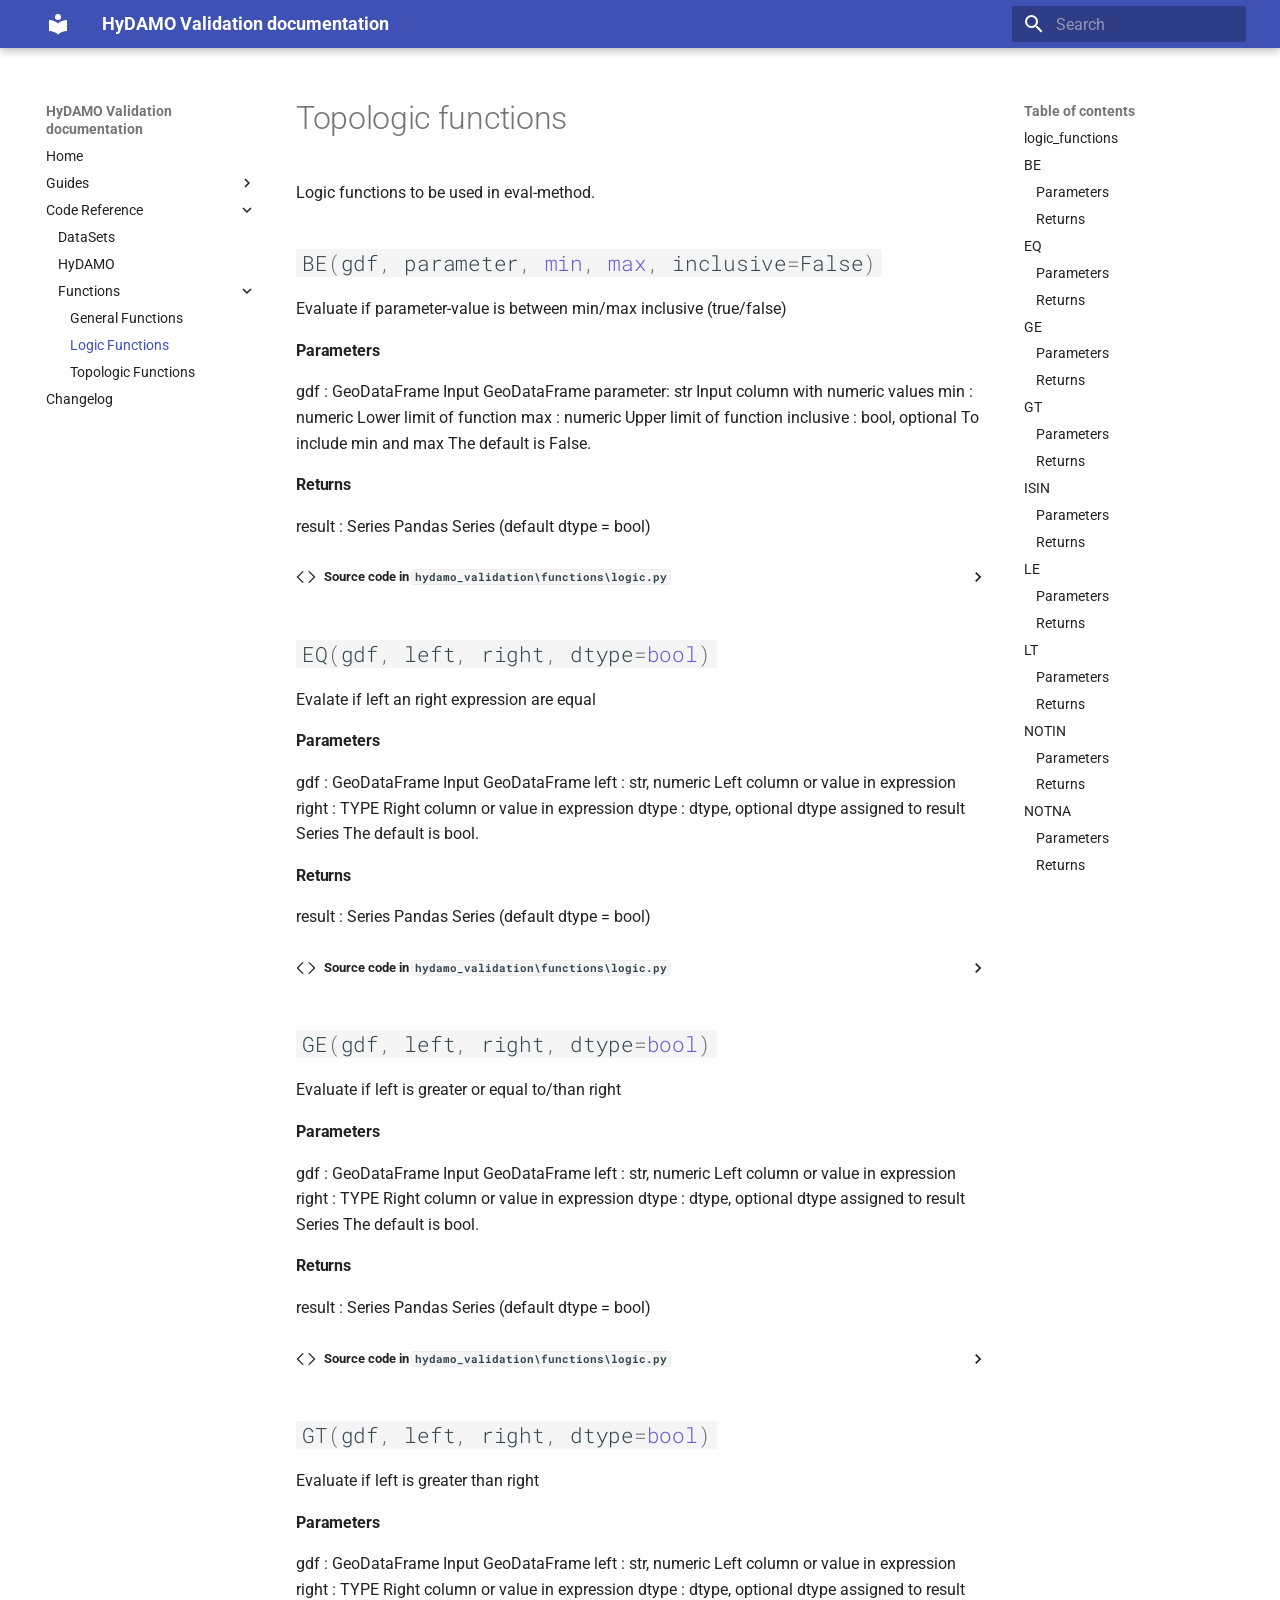
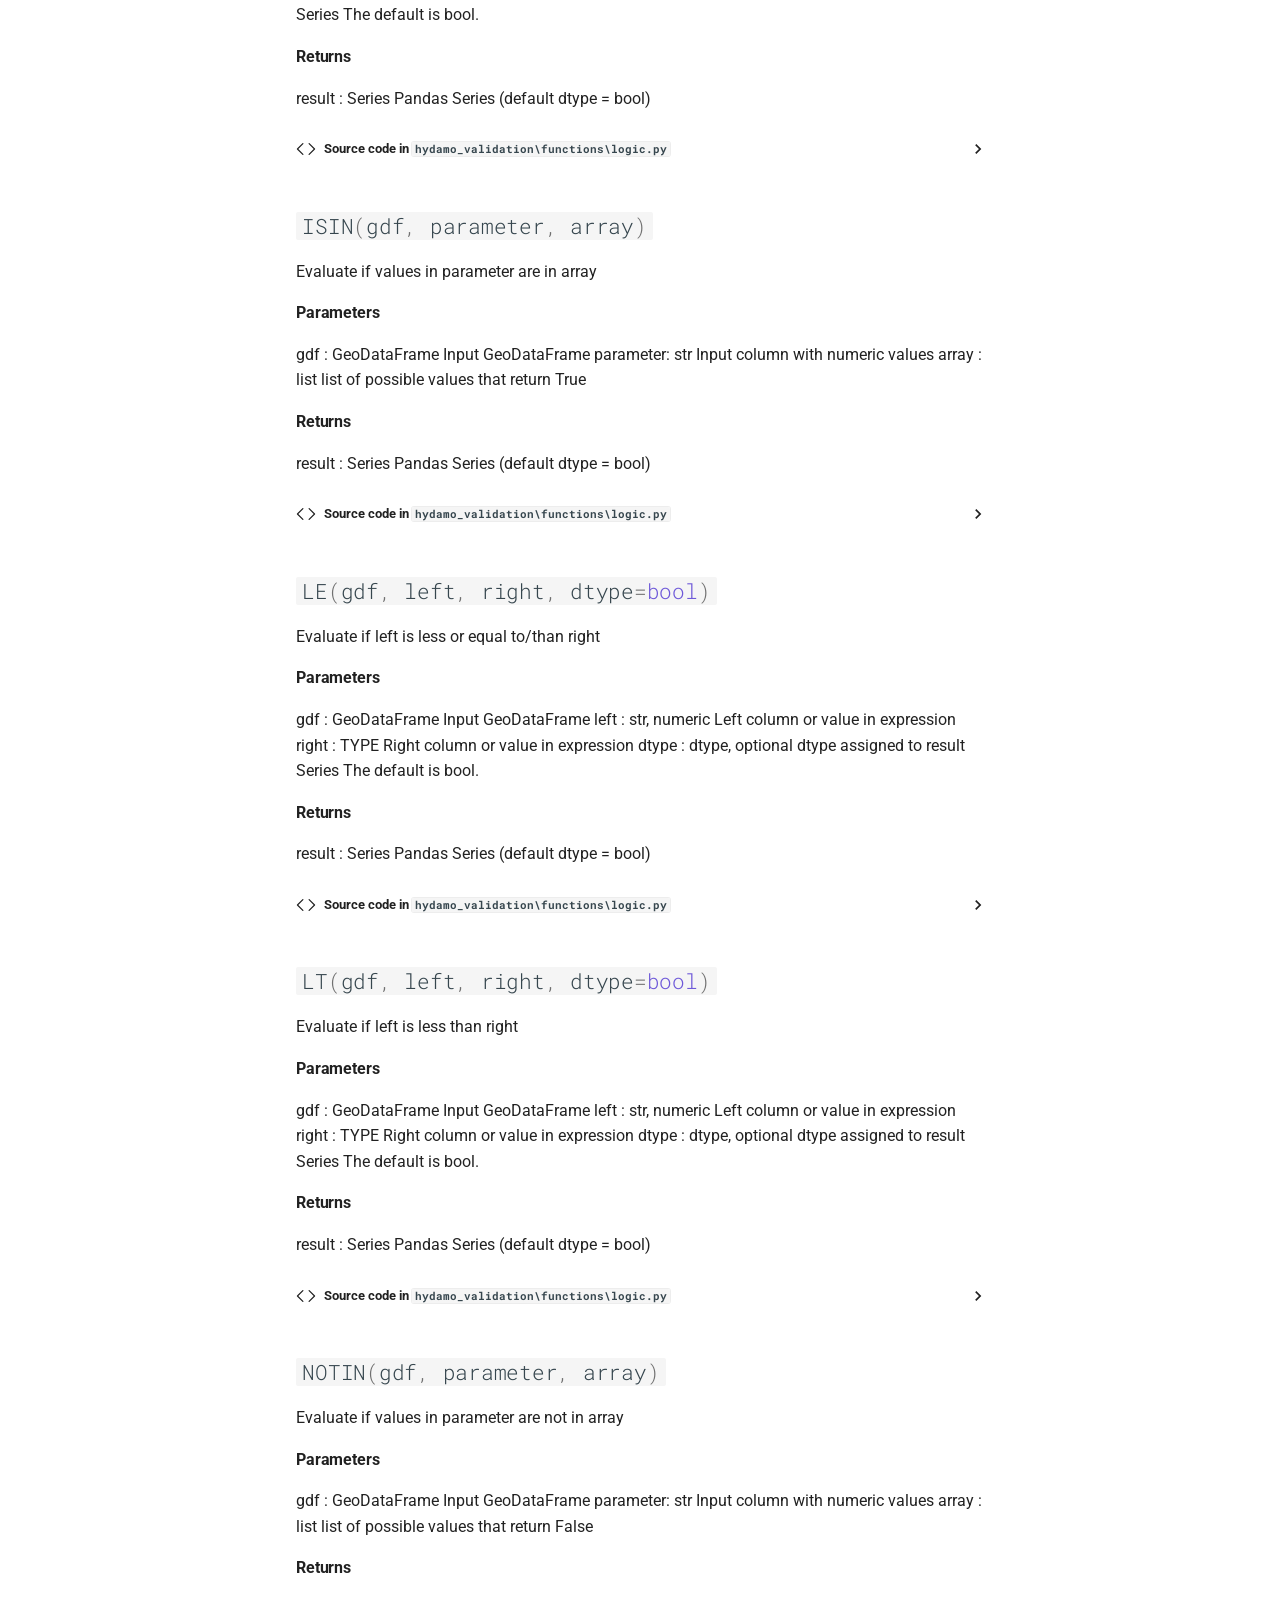
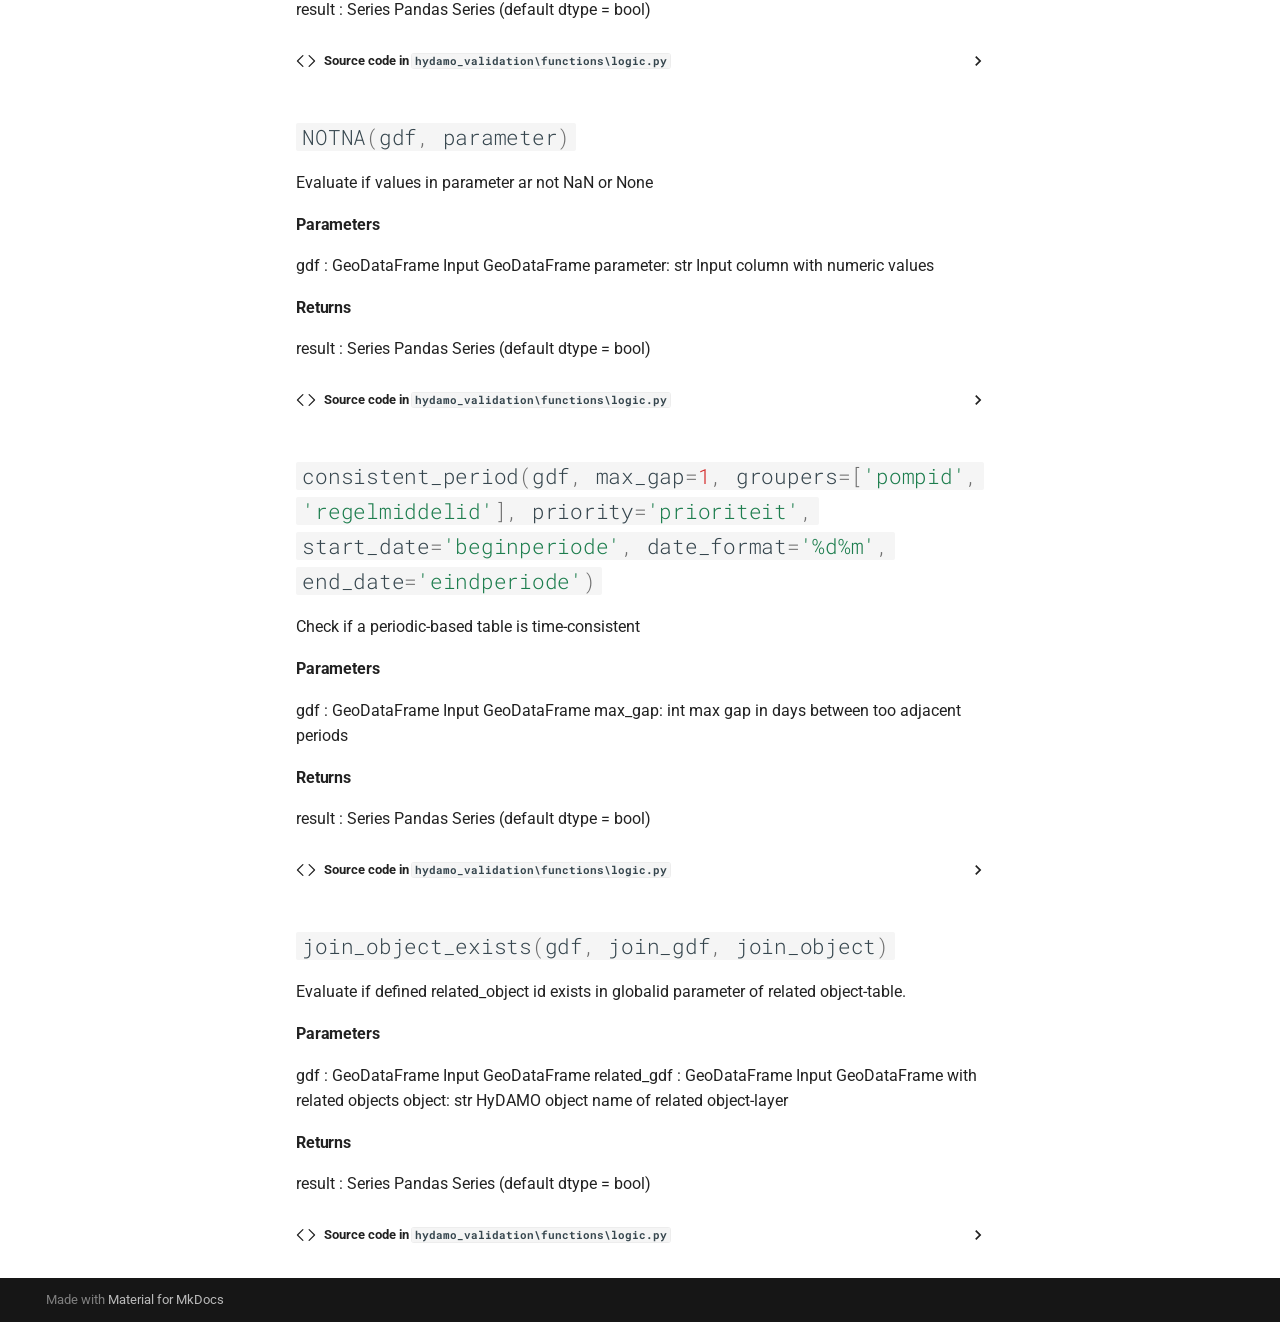
<file: reference/logic_functions/index.html>
<!doctype html>
<html lang="en" class="no-js">
  <head>
    
      <meta charset="utf-8">
      <meta name="viewport" content="width=device-width,initial-scale=1">
      
      
      
        <link rel="canonical" href="https://HetWaterschapshuis.github.io/reference/logic_functions/">
      
      
        <link rel="prev" href="../general_functions/">
      
      
        <link rel="next" href="../topologic_functions/">
      
      
        
      
      
      <link rel="icon" href="../../assets/images/favicon.png">
      <meta name="generator" content="mkdocs-1.6.1, mkdocs-material-9.7.0">
    
    
      
        <title>Logic Functions - HyDAMO Validation documentation</title>
      
    
    
      <link rel="stylesheet" href="../../assets/stylesheets/main.618322db.min.css">
      
      


    
    
      
    
    
      
        
        
        <link rel="preconnect" href="https://fonts.gstatic.com" crossorigin>
        <link rel="stylesheet" href="https://fonts.googleapis.com/css?family=Roboto:300,300i,400,400i,700,700i%7CRoboto+Mono:400,400i,700,700i&display=fallback">
        <style>:root{--md-text-font:"Roboto";--md-code-font:"Roboto Mono"}</style>
      
    
    
      <link rel="stylesheet" href="../../assets/_mkdocstrings.css">
    
    <script>__md_scope=new URL("../..",location),__md_hash=e=>[...e].reduce(((e,_)=>(e<<5)-e+_.charCodeAt(0)),0),__md_get=(e,_=localStorage,t=__md_scope)=>JSON.parse(_.getItem(t.pathname+"."+e)),__md_set=(e,_,t=localStorage,a=__md_scope)=>{try{t.setItem(a.pathname+"."+e,JSON.stringify(_))}catch(e){}}</script>
    
      

    
    
  </head>
  
  
    <body dir="ltr">
  
    
    <input class="md-toggle" data-md-toggle="drawer" type="checkbox" id="__drawer" autocomplete="off">
    <input class="md-toggle" data-md-toggle="search" type="checkbox" id="__search" autocomplete="off">
    <label class="md-overlay" for="__drawer"></label>
    <div data-md-component="skip">
      
        
        <a href="#topologic-functions" class="md-skip">
          Skip to content
        </a>
      
    </div>
    <div data-md-component="announce">
      
    </div>
    
    
      

  

<header class="md-header md-header--shadow" data-md-component="header">
  <nav class="md-header__inner md-grid" aria-label="Header">
    <a href="../.." title="HyDAMO Validation documentation" class="md-header__button md-logo" aria-label="HyDAMO Validation documentation" data-md-component="logo">
      
  
  <svg xmlns="http://www.w3.org/2000/svg" viewBox="0 0 24 24"><path d="M12 8a3 3 0 0 0 3-3 3 3 0 0 0-3-3 3 3 0 0 0-3 3 3 3 0 0 0 3 3m0 3.54C9.64 9.35 6.5 8 3 8v11c3.5 0 6.64 1.35 9 3.54 2.36-2.19 5.5-3.54 9-3.54V8c-3.5 0-6.64 1.35-9 3.54"/></svg>

    </a>
    <label class="md-header__button md-icon" for="__drawer">
      
      <svg xmlns="http://www.w3.org/2000/svg" viewBox="0 0 24 24"><path d="M3 6h18v2H3zm0 5h18v2H3zm0 5h18v2H3z"/></svg>
    </label>
    <div class="md-header__title" data-md-component="header-title">
      <div class="md-header__ellipsis">
        <div class="md-header__topic">
          <span class="md-ellipsis">
            HyDAMO Validation documentation
          </span>
        </div>
        <div class="md-header__topic" data-md-component="header-topic">
          <span class="md-ellipsis">
            
              Logic Functions
            
          </span>
        </div>
      </div>
    </div>
    
    
      <script>var palette=__md_get("__palette");if(palette&&palette.color){if("(prefers-color-scheme)"===palette.color.media){var media=matchMedia("(prefers-color-scheme: light)"),input=document.querySelector(media.matches?"[data-md-color-media='(prefers-color-scheme: light)']":"[data-md-color-media='(prefers-color-scheme: dark)']");palette.color.media=input.getAttribute("data-md-color-media"),palette.color.scheme=input.getAttribute("data-md-color-scheme"),palette.color.primary=input.getAttribute("data-md-color-primary"),palette.color.accent=input.getAttribute("data-md-color-accent")}for(var[key,value]of Object.entries(palette.color))document.body.setAttribute("data-md-color-"+key,value)}</script>
    
    
    
      
      
        <label class="md-header__button md-icon" for="__search">
          
          <svg xmlns="http://www.w3.org/2000/svg" viewBox="0 0 24 24"><path d="M9.5 3A6.5 6.5 0 0 1 16 9.5c0 1.61-.59 3.09-1.56 4.23l.27.27h.79l5 5-1.5 1.5-5-5v-.79l-.27-.27A6.52 6.52 0 0 1 9.5 16 6.5 6.5 0 0 1 3 9.5 6.5 6.5 0 0 1 9.5 3m0 2C7 5 5 7 5 9.5S7 14 9.5 14 14 12 14 9.5 12 5 9.5 5"/></svg>
        </label>
        <div class="md-search" data-md-component="search" role="dialog">
  <label class="md-search__overlay" for="__search"></label>
  <div class="md-search__inner" role="search">
    <form class="md-search__form" name="search">
      <input type="text" class="md-search__input" name="query" aria-label="Search" placeholder="Search" autocapitalize="off" autocorrect="off" autocomplete="off" spellcheck="false" data-md-component="search-query" required>
      <label class="md-search__icon md-icon" for="__search">
        
        <svg xmlns="http://www.w3.org/2000/svg" viewBox="0 0 24 24"><path d="M9.5 3A6.5 6.5 0 0 1 16 9.5c0 1.61-.59 3.09-1.56 4.23l.27.27h.79l5 5-1.5 1.5-5-5v-.79l-.27-.27A6.52 6.52 0 0 1 9.5 16 6.5 6.5 0 0 1 3 9.5 6.5 6.5 0 0 1 9.5 3m0 2C7 5 5 7 5 9.5S7 14 9.5 14 14 12 14 9.5 12 5 9.5 5"/></svg>
        
        <svg xmlns="http://www.w3.org/2000/svg" viewBox="0 0 24 24"><path d="M20 11v2H8l5.5 5.5-1.42 1.42L4.16 12l7.92-7.92L13.5 5.5 8 11z"/></svg>
      </label>
      <nav class="md-search__options" aria-label="Search">
        
        <button type="reset" class="md-search__icon md-icon" title="Clear" aria-label="Clear" tabindex="-1">
          
          <svg xmlns="http://www.w3.org/2000/svg" viewBox="0 0 24 24"><path d="M19 6.41 17.59 5 12 10.59 6.41 5 5 6.41 10.59 12 5 17.59 6.41 19 12 13.41 17.59 19 19 17.59 13.41 12z"/></svg>
        </button>
      </nav>
      
    </form>
    <div class="md-search__output">
      <div class="md-search__scrollwrap" tabindex="0" data-md-scrollfix>
        <div class="md-search-result" data-md-component="search-result">
          <div class="md-search-result__meta">
            Initializing search
          </div>
          <ol class="md-search-result__list" role="presentation"></ol>
        </div>
      </div>
    </div>
  </div>
</div>
      
    
    
  </nav>
  
</header>
    
    <div class="md-container" data-md-component="container">
      
      
        
          
        
      
      <main class="md-main" data-md-component="main">
        <div class="md-main__inner md-grid">
          
            
              
              <div class="md-sidebar md-sidebar--primary" data-md-component="sidebar" data-md-type="navigation" >
                <div class="md-sidebar__scrollwrap">
                  <div class="md-sidebar__inner">
                    



<nav class="md-nav md-nav--primary" aria-label="Navigation" data-md-level="0">
  <label class="md-nav__title" for="__drawer">
    <a href="../.." title="HyDAMO Validation documentation" class="md-nav__button md-logo" aria-label="HyDAMO Validation documentation" data-md-component="logo">
      
  
  <svg xmlns="http://www.w3.org/2000/svg" viewBox="0 0 24 24"><path d="M12 8a3 3 0 0 0 3-3 3 3 0 0 0-3-3 3 3 0 0 0-3 3 3 3 0 0 0 3 3m0 3.54C9.64 9.35 6.5 8 3 8v11c3.5 0 6.64 1.35 9 3.54 2.36-2.19 5.5-3.54 9-3.54V8c-3.5 0-6.64 1.35-9 3.54"/></svg>

    </a>
    HyDAMO Validation documentation
  </label>
  
  <ul class="md-nav__list" data-md-scrollfix>
    
      
      
  
  
  
  
    <li class="md-nav__item">
      <a href="../.." class="md-nav__link">
        
  
  
  <span class="md-ellipsis">
    
  
    Home
  

    
  </span>
  
  

      </a>
    </li>
  

    
      
      
  
  
  
  
    
    
    
    
    
    <li class="md-nav__item md-nav__item--nested">
      
        
        
        <input class="md-nav__toggle md-toggle " type="checkbox" id="__nav_2" >
        
          
          <label class="md-nav__link" for="__nav_2" id="__nav_2_label" tabindex="0">
            
  
  
  <span class="md-ellipsis">
    
  
    Guides
  

    
  </span>
  
  

            <span class="md-nav__icon md-icon"></span>
          </label>
        
        <nav class="md-nav" data-md-level="1" aria-labelledby="__nav_2_label" aria-expanded="false">
          <label class="md-nav__title" for="__nav_2">
            <span class="md-nav__icon md-icon"></span>
            
  
    Guides
  

          </label>
          <ul class="md-nav__list" data-md-scrollfix>
            
              
                
  
  
  
  
    <li class="md-nav__item">
      <a href="../../guides/get_started/" class="md-nav__link">
        
  
  
  <span class="md-ellipsis">
    
  
    Get Started
  

    
  </span>
  
  

      </a>
    </li>
  

              
            
              
                
  
  
  
  
    <li class="md-nav__item">
      <a href="../../guides/contribute/" class="md-nav__link">
        
  
  
  <span class="md-ellipsis">
    
  
    Contribute
  

    
  </span>
  
  

      </a>
    </li>
  

              
            
              
                
  
  
  
  
    <li class="md-nav__item">
      <a href="../../guides/release/" class="md-nav__link">
        
  
  
  <span class="md-ellipsis">
    
  
    Release
  

    
  </span>
  
  

      </a>
    </li>
  

              
            
          </ul>
        </nav>
      
    </li>
  

    
      
      
  
  
    
  
  
  
    
    
    
    
    
    <li class="md-nav__item md-nav__item--active md-nav__item--nested">
      
        
        
        <input class="md-nav__toggle md-toggle " type="checkbox" id="__nav_3" checked>
        
          
          <label class="md-nav__link" for="__nav_3" id="__nav_3_label" tabindex="0">
            
  
  
  <span class="md-ellipsis">
    
  
    Code Reference
  

    
  </span>
  
  

            <span class="md-nav__icon md-icon"></span>
          </label>
        
        <nav class="md-nav" data-md-level="1" aria-labelledby="__nav_3_label" aria-expanded="true">
          <label class="md-nav__title" for="__nav_3">
            <span class="md-nav__icon md-icon"></span>
            
  
    Code Reference
  

          </label>
          <ul class="md-nav__list" data-md-scrollfix>
            
              
                
  
  
  
  
    <li class="md-nav__item">
      <a href="../datasets/" class="md-nav__link">
        
  
  
  <span class="md-ellipsis">
    
  
    DataSets
  

    
  </span>
  
  

      </a>
    </li>
  

              
            
              
                
  
  
  
  
    <li class="md-nav__item">
      <a href="../hydamo/" class="md-nav__link">
        
  
  
  <span class="md-ellipsis">
    
  
    HyDAMO
  

    
  </span>
  
  

      </a>
    </li>
  

              
            
              
                
  
  
    
  
  
  
    
    
    
    
    
    <li class="md-nav__item md-nav__item--active md-nav__item--nested">
      
        
        
        <input class="md-nav__toggle md-toggle " type="checkbox" id="__nav_3_3" checked>
        
          
          <label class="md-nav__link" for="__nav_3_3" id="__nav_3_3_label" tabindex="0">
            
  
  
  <span class="md-ellipsis">
    
  
    Functions
  

    
  </span>
  
  

            <span class="md-nav__icon md-icon"></span>
          </label>
        
        <nav class="md-nav" data-md-level="2" aria-labelledby="__nav_3_3_label" aria-expanded="true">
          <label class="md-nav__title" for="__nav_3_3">
            <span class="md-nav__icon md-icon"></span>
            
  
    Functions
  

          </label>
          <ul class="md-nav__list" data-md-scrollfix>
            
              
                
  
  
  
  
    <li class="md-nav__item">
      <a href="../general_functions/" class="md-nav__link">
        
  
  
  <span class="md-ellipsis">
    
  
    General Functions
  

    
  </span>
  
  

      </a>
    </li>
  

              
            
              
                
  
  
    
  
  
  
    <li class="md-nav__item md-nav__item--active">
      
      <input class="md-nav__toggle md-toggle" type="checkbox" id="__toc">
      
      
        
      
      
        <label class="md-nav__link md-nav__link--active" for="__toc">
          
  
  
  <span class="md-ellipsis">
    
  
    Logic Functions
  

    
  </span>
  
  

          <span class="md-nav__icon md-icon"></span>
        </label>
      
      <a href="./" class="md-nav__link md-nav__link--active">
        
  
  
  <span class="md-ellipsis">
    
  
    Logic Functions
  

    
  </span>
  
  

      </a>
      
        

<nav class="md-nav md-nav--secondary" aria-label="Table of contents">
  
  
  
    
  
  
    <label class="md-nav__title" for="__toc">
      <span class="md-nav__icon md-icon"></span>
      Table of contents
    </label>
    <ul class="md-nav__list" data-md-component="toc" data-md-scrollfix>
      
        <li class="md-nav__item">
  <a href="#hydamo_validation.logic_functions" class="md-nav__link">
    <span class="md-ellipsis">
      
        logic_functions
      
    </span>
  </a>
  
</li>
      
        <li class="md-nav__item">
  <a href="#hydamo_validation.logic_functions.BE" class="md-nav__link">
    <span class="md-ellipsis">
      
        BE
      
    </span>
  </a>
  
    <nav class="md-nav" aria-label="BE">
      <ul class="md-nav__list">
        
          <li class="md-nav__item">
  <a href="#hydamo_validation.logic_functions.BE--parameters" class="md-nav__link">
    <span class="md-ellipsis">
      
        Parameters
      
    </span>
  </a>
  
</li>
        
          <li class="md-nav__item">
  <a href="#hydamo_validation.logic_functions.BE--returns" class="md-nav__link">
    <span class="md-ellipsis">
      
        Returns
      
    </span>
  </a>
  
</li>
        
      </ul>
    </nav>
  
</li>
      
        <li class="md-nav__item">
  <a href="#hydamo_validation.logic_functions.EQ" class="md-nav__link">
    <span class="md-ellipsis">
      
        EQ
      
    </span>
  </a>
  
    <nav class="md-nav" aria-label="EQ">
      <ul class="md-nav__list">
        
          <li class="md-nav__item">
  <a href="#hydamo_validation.logic_functions.EQ--parameters" class="md-nav__link">
    <span class="md-ellipsis">
      
        Parameters
      
    </span>
  </a>
  
</li>
        
          <li class="md-nav__item">
  <a href="#hydamo_validation.logic_functions.EQ--returns" class="md-nav__link">
    <span class="md-ellipsis">
      
        Returns
      
    </span>
  </a>
  
</li>
        
      </ul>
    </nav>
  
</li>
      
        <li class="md-nav__item">
  <a href="#hydamo_validation.logic_functions.GE" class="md-nav__link">
    <span class="md-ellipsis">
      
        GE
      
    </span>
  </a>
  
    <nav class="md-nav" aria-label="GE">
      <ul class="md-nav__list">
        
          <li class="md-nav__item">
  <a href="#hydamo_validation.logic_functions.GE--parameters" class="md-nav__link">
    <span class="md-ellipsis">
      
        Parameters
      
    </span>
  </a>
  
</li>
        
          <li class="md-nav__item">
  <a href="#hydamo_validation.logic_functions.GE--returns" class="md-nav__link">
    <span class="md-ellipsis">
      
        Returns
      
    </span>
  </a>
  
</li>
        
      </ul>
    </nav>
  
</li>
      
        <li class="md-nav__item">
  <a href="#hydamo_validation.logic_functions.GT" class="md-nav__link">
    <span class="md-ellipsis">
      
        GT
      
    </span>
  </a>
  
    <nav class="md-nav" aria-label="GT">
      <ul class="md-nav__list">
        
          <li class="md-nav__item">
  <a href="#hydamo_validation.logic_functions.GT--parameters" class="md-nav__link">
    <span class="md-ellipsis">
      
        Parameters
      
    </span>
  </a>
  
</li>
        
          <li class="md-nav__item">
  <a href="#hydamo_validation.logic_functions.GT--returns" class="md-nav__link">
    <span class="md-ellipsis">
      
        Returns
      
    </span>
  </a>
  
</li>
        
      </ul>
    </nav>
  
</li>
      
        <li class="md-nav__item">
  <a href="#hydamo_validation.logic_functions.ISIN" class="md-nav__link">
    <span class="md-ellipsis">
      
        ISIN
      
    </span>
  </a>
  
    <nav class="md-nav" aria-label="ISIN">
      <ul class="md-nav__list">
        
          <li class="md-nav__item">
  <a href="#hydamo_validation.logic_functions.ISIN--parameters" class="md-nav__link">
    <span class="md-ellipsis">
      
        Parameters
      
    </span>
  </a>
  
</li>
        
          <li class="md-nav__item">
  <a href="#hydamo_validation.logic_functions.ISIN--returns" class="md-nav__link">
    <span class="md-ellipsis">
      
        Returns
      
    </span>
  </a>
  
</li>
        
      </ul>
    </nav>
  
</li>
      
        <li class="md-nav__item">
  <a href="#hydamo_validation.logic_functions.LE" class="md-nav__link">
    <span class="md-ellipsis">
      
        LE
      
    </span>
  </a>
  
    <nav class="md-nav" aria-label="LE">
      <ul class="md-nav__list">
        
          <li class="md-nav__item">
  <a href="#hydamo_validation.logic_functions.LE--parameters" class="md-nav__link">
    <span class="md-ellipsis">
      
        Parameters
      
    </span>
  </a>
  
</li>
        
          <li class="md-nav__item">
  <a href="#hydamo_validation.logic_functions.LE--returns" class="md-nav__link">
    <span class="md-ellipsis">
      
        Returns
      
    </span>
  </a>
  
</li>
        
      </ul>
    </nav>
  
</li>
      
        <li class="md-nav__item">
  <a href="#hydamo_validation.logic_functions.LT" class="md-nav__link">
    <span class="md-ellipsis">
      
        LT
      
    </span>
  </a>
  
    <nav class="md-nav" aria-label="LT">
      <ul class="md-nav__list">
        
          <li class="md-nav__item">
  <a href="#hydamo_validation.logic_functions.LT--parameters" class="md-nav__link">
    <span class="md-ellipsis">
      
        Parameters
      
    </span>
  </a>
  
</li>
        
          <li class="md-nav__item">
  <a href="#hydamo_validation.logic_functions.LT--returns" class="md-nav__link">
    <span class="md-ellipsis">
      
        Returns
      
    </span>
  </a>
  
</li>
        
      </ul>
    </nav>
  
</li>
      
        <li class="md-nav__item">
  <a href="#hydamo_validation.logic_functions.NOTIN" class="md-nav__link">
    <span class="md-ellipsis">
      
        NOTIN
      
    </span>
  </a>
  
    <nav class="md-nav" aria-label="NOTIN">
      <ul class="md-nav__list">
        
          <li class="md-nav__item">
  <a href="#hydamo_validation.logic_functions.NOTIN--parameters" class="md-nav__link">
    <span class="md-ellipsis">
      
        Parameters
      
    </span>
  </a>
  
</li>
        
          <li class="md-nav__item">
  <a href="#hydamo_validation.logic_functions.NOTIN--returns" class="md-nav__link">
    <span class="md-ellipsis">
      
        Returns
      
    </span>
  </a>
  
</li>
        
      </ul>
    </nav>
  
</li>
      
        <li class="md-nav__item">
  <a href="#hydamo_validation.logic_functions.NOTNA" class="md-nav__link">
    <span class="md-ellipsis">
      
        NOTNA
      
    </span>
  </a>
  
    <nav class="md-nav" aria-label="NOTNA">
      <ul class="md-nav__list">
        
          <li class="md-nav__item">
  <a href="#hydamo_validation.logic_functions.NOTNA--parameters" class="md-nav__link">
    <span class="md-ellipsis">
      
        Parameters
      
    </span>
  </a>
  
</li>
        
          <li class="md-nav__item">
  <a href="#hydamo_validation.logic_functions.NOTNA--returns" class="md-nav__link">
    <span class="md-ellipsis">
      
        Returns
      
    </span>
  </a>
  
</li>
        
      </ul>
    </nav>
  
</li>
      
        <li class="md-nav__item">
  <a href="#hydamo_validation.logic_functions.consistent_period" class="md-nav__link">
    <span class="md-ellipsis">
      
        consistent_period
      
    </span>
  </a>
  
    <nav class="md-nav" aria-label="consistent_period">
      <ul class="md-nav__list">
        
          <li class="md-nav__item">
  <a href="#hydamo_validation.logic_functions.consistent_period--parameters" class="md-nav__link">
    <span class="md-ellipsis">
      
        Parameters
      
    </span>
  </a>
  
</li>
        
          <li class="md-nav__item">
  <a href="#hydamo_validation.logic_functions.consistent_period--returns" class="md-nav__link">
    <span class="md-ellipsis">
      
        Returns
      
    </span>
  </a>
  
</li>
        
      </ul>
    </nav>
  
</li>
      
        <li class="md-nav__item">
  <a href="#hydamo_validation.logic_functions.join_object_exists" class="md-nav__link">
    <span class="md-ellipsis">
      
        join_object_exists
      
    </span>
  </a>
  
    <nav class="md-nav" aria-label="join_object_exists">
      <ul class="md-nav__list">
        
          <li class="md-nav__item">
  <a href="#hydamo_validation.logic_functions.join_object_exists--parameters" class="md-nav__link">
    <span class="md-ellipsis">
      
        Parameters
      
    </span>
  </a>
  
</li>
        
          <li class="md-nav__item">
  <a href="#hydamo_validation.logic_functions.join_object_exists--returns" class="md-nav__link">
    <span class="md-ellipsis">
      
        Returns
      
    </span>
  </a>
  
</li>
        
      </ul>
    </nav>
  
</li>
      
    </ul>
  
</nav>
      
    </li>
  

              
            
              
                
  
  
  
  
    <li class="md-nav__item">
      <a href="../topologic_functions/" class="md-nav__link">
        
  
  
  <span class="md-ellipsis">
    
  
    Topologic Functions
  

    
  </span>
  
  

      </a>
    </li>
  

              
            
          </ul>
        </nav>
      
    </li>
  

              
            
          </ul>
        </nav>
      
    </li>
  

    
      
      
  
  
  
  
    <li class="md-nav__item">
      <a href="../../changelog/" class="md-nav__link">
        
  
  
  <span class="md-ellipsis">
    
  
    Changelog
  

    
  </span>
  
  

      </a>
    </li>
  

    
  </ul>
</nav>
                  </div>
                </div>
              </div>
            
            
              
              <div class="md-sidebar md-sidebar--secondary" data-md-component="sidebar" data-md-type="toc" >
                <div class="md-sidebar__scrollwrap">
                  <div class="md-sidebar__inner">
                    

<nav class="md-nav md-nav--secondary" aria-label="Table of contents">
  
  
  
    
  
  
    <label class="md-nav__title" for="__toc">
      <span class="md-nav__icon md-icon"></span>
      Table of contents
    </label>
    <ul class="md-nav__list" data-md-component="toc" data-md-scrollfix>
      
        <li class="md-nav__item">
  <a href="#hydamo_validation.logic_functions" class="md-nav__link">
    <span class="md-ellipsis">
      
        logic_functions
      
    </span>
  </a>
  
</li>
      
        <li class="md-nav__item">
  <a href="#hydamo_validation.logic_functions.BE" class="md-nav__link">
    <span class="md-ellipsis">
      
        BE
      
    </span>
  </a>
  
    <nav class="md-nav" aria-label="BE">
      <ul class="md-nav__list">
        
          <li class="md-nav__item">
  <a href="#hydamo_validation.logic_functions.BE--parameters" class="md-nav__link">
    <span class="md-ellipsis">
      
        Parameters
      
    </span>
  </a>
  
</li>
        
          <li class="md-nav__item">
  <a href="#hydamo_validation.logic_functions.BE--returns" class="md-nav__link">
    <span class="md-ellipsis">
      
        Returns
      
    </span>
  </a>
  
</li>
        
      </ul>
    </nav>
  
</li>
      
        <li class="md-nav__item">
  <a href="#hydamo_validation.logic_functions.EQ" class="md-nav__link">
    <span class="md-ellipsis">
      
        EQ
      
    </span>
  </a>
  
    <nav class="md-nav" aria-label="EQ">
      <ul class="md-nav__list">
        
          <li class="md-nav__item">
  <a href="#hydamo_validation.logic_functions.EQ--parameters" class="md-nav__link">
    <span class="md-ellipsis">
      
        Parameters
      
    </span>
  </a>
  
</li>
        
          <li class="md-nav__item">
  <a href="#hydamo_validation.logic_functions.EQ--returns" class="md-nav__link">
    <span class="md-ellipsis">
      
        Returns
      
    </span>
  </a>
  
</li>
        
      </ul>
    </nav>
  
</li>
      
        <li class="md-nav__item">
  <a href="#hydamo_validation.logic_functions.GE" class="md-nav__link">
    <span class="md-ellipsis">
      
        GE
      
    </span>
  </a>
  
    <nav class="md-nav" aria-label="GE">
      <ul class="md-nav__list">
        
          <li class="md-nav__item">
  <a href="#hydamo_validation.logic_functions.GE--parameters" class="md-nav__link">
    <span class="md-ellipsis">
      
        Parameters
      
    </span>
  </a>
  
</li>
        
          <li class="md-nav__item">
  <a href="#hydamo_validation.logic_functions.GE--returns" class="md-nav__link">
    <span class="md-ellipsis">
      
        Returns
      
    </span>
  </a>
  
</li>
        
      </ul>
    </nav>
  
</li>
      
        <li class="md-nav__item">
  <a href="#hydamo_validation.logic_functions.GT" class="md-nav__link">
    <span class="md-ellipsis">
      
        GT
      
    </span>
  </a>
  
    <nav class="md-nav" aria-label="GT">
      <ul class="md-nav__list">
        
          <li class="md-nav__item">
  <a href="#hydamo_validation.logic_functions.GT--parameters" class="md-nav__link">
    <span class="md-ellipsis">
      
        Parameters
      
    </span>
  </a>
  
</li>
        
          <li class="md-nav__item">
  <a href="#hydamo_validation.logic_functions.GT--returns" class="md-nav__link">
    <span class="md-ellipsis">
      
        Returns
      
    </span>
  </a>
  
</li>
        
      </ul>
    </nav>
  
</li>
      
        <li class="md-nav__item">
  <a href="#hydamo_validation.logic_functions.ISIN" class="md-nav__link">
    <span class="md-ellipsis">
      
        ISIN
      
    </span>
  </a>
  
    <nav class="md-nav" aria-label="ISIN">
      <ul class="md-nav__list">
        
          <li class="md-nav__item">
  <a href="#hydamo_validation.logic_functions.ISIN--parameters" class="md-nav__link">
    <span class="md-ellipsis">
      
        Parameters
      
    </span>
  </a>
  
</li>
        
          <li class="md-nav__item">
  <a href="#hydamo_validation.logic_functions.ISIN--returns" class="md-nav__link">
    <span class="md-ellipsis">
      
        Returns
      
    </span>
  </a>
  
</li>
        
      </ul>
    </nav>
  
</li>
      
        <li class="md-nav__item">
  <a href="#hydamo_validation.logic_functions.LE" class="md-nav__link">
    <span class="md-ellipsis">
      
        LE
      
    </span>
  </a>
  
    <nav class="md-nav" aria-label="LE">
      <ul class="md-nav__list">
        
          <li class="md-nav__item">
  <a href="#hydamo_validation.logic_functions.LE--parameters" class="md-nav__link">
    <span class="md-ellipsis">
      
        Parameters
      
    </span>
  </a>
  
</li>
        
          <li class="md-nav__item">
  <a href="#hydamo_validation.logic_functions.LE--returns" class="md-nav__link">
    <span class="md-ellipsis">
      
        Returns
      
    </span>
  </a>
  
</li>
        
      </ul>
    </nav>
  
</li>
      
        <li class="md-nav__item">
  <a href="#hydamo_validation.logic_functions.LT" class="md-nav__link">
    <span class="md-ellipsis">
      
        LT
      
    </span>
  </a>
  
    <nav class="md-nav" aria-label="LT">
      <ul class="md-nav__list">
        
          <li class="md-nav__item">
  <a href="#hydamo_validation.logic_functions.LT--parameters" class="md-nav__link">
    <span class="md-ellipsis">
      
        Parameters
      
    </span>
  </a>
  
</li>
        
          <li class="md-nav__item">
  <a href="#hydamo_validation.logic_functions.LT--returns" class="md-nav__link">
    <span class="md-ellipsis">
      
        Returns
      
    </span>
  </a>
  
</li>
        
      </ul>
    </nav>
  
</li>
      
        <li class="md-nav__item">
  <a href="#hydamo_validation.logic_functions.NOTIN" class="md-nav__link">
    <span class="md-ellipsis">
      
        NOTIN
      
    </span>
  </a>
  
    <nav class="md-nav" aria-label="NOTIN">
      <ul class="md-nav__list">
        
          <li class="md-nav__item">
  <a href="#hydamo_validation.logic_functions.NOTIN--parameters" class="md-nav__link">
    <span class="md-ellipsis">
      
        Parameters
      
    </span>
  </a>
  
</li>
        
          <li class="md-nav__item">
  <a href="#hydamo_validation.logic_functions.NOTIN--returns" class="md-nav__link">
    <span class="md-ellipsis">
      
        Returns
      
    </span>
  </a>
  
</li>
        
      </ul>
    </nav>
  
</li>
      
        <li class="md-nav__item">
  <a href="#hydamo_validation.logic_functions.NOTNA" class="md-nav__link">
    <span class="md-ellipsis">
      
        NOTNA
      
    </span>
  </a>
  
    <nav class="md-nav" aria-label="NOTNA">
      <ul class="md-nav__list">
        
          <li class="md-nav__item">
  <a href="#hydamo_validation.logic_functions.NOTNA--parameters" class="md-nav__link">
    <span class="md-ellipsis">
      
        Parameters
      
    </span>
  </a>
  
</li>
        
          <li class="md-nav__item">
  <a href="#hydamo_validation.logic_functions.NOTNA--returns" class="md-nav__link">
    <span class="md-ellipsis">
      
        Returns
      
    </span>
  </a>
  
</li>
        
      </ul>
    </nav>
  
</li>
      
        <li class="md-nav__item">
  <a href="#hydamo_validation.logic_functions.consistent_period" class="md-nav__link">
    <span class="md-ellipsis">
      
        consistent_period
      
    </span>
  </a>
  
    <nav class="md-nav" aria-label="consistent_period">
      <ul class="md-nav__list">
        
          <li class="md-nav__item">
  <a href="#hydamo_validation.logic_functions.consistent_period--parameters" class="md-nav__link">
    <span class="md-ellipsis">
      
        Parameters
      
    </span>
  </a>
  
</li>
        
          <li class="md-nav__item">
  <a href="#hydamo_validation.logic_functions.consistent_period--returns" class="md-nav__link">
    <span class="md-ellipsis">
      
        Returns
      
    </span>
  </a>
  
</li>
        
      </ul>
    </nav>
  
</li>
      
        <li class="md-nav__item">
  <a href="#hydamo_validation.logic_functions.join_object_exists" class="md-nav__link">
    <span class="md-ellipsis">
      
        join_object_exists
      
    </span>
  </a>
  
    <nav class="md-nav" aria-label="join_object_exists">
      <ul class="md-nav__list">
        
          <li class="md-nav__item">
  <a href="#hydamo_validation.logic_functions.join_object_exists--parameters" class="md-nav__link">
    <span class="md-ellipsis">
      
        Parameters
      
    </span>
  </a>
  
</li>
        
          <li class="md-nav__item">
  <a href="#hydamo_validation.logic_functions.join_object_exists--returns" class="md-nav__link">
    <span class="md-ellipsis">
      
        Returns
      
    </span>
  </a>
  
</li>
        
      </ul>
    </nav>
  
</li>
      
    </ul>
  
</nav>
                  </div>
                </div>
              </div>
            
          
          
            <div class="md-content" data-md-component="content">
              
              <article class="md-content__inner md-typeset">
                
                  



<h1 id="topologic-functions">Topologic functions</h1>


<div class="doc doc-object doc-module">



<a id="hydamo_validation.logic_functions"></a>
    <div class="doc doc-contents first">

        <p>Logic functions to be used in eval-method.</p>










  <div class="doc doc-children">










<div class="doc doc-object doc-function">


<h2 id="hydamo_validation.logic_functions.BE" class="doc doc-heading">
            <code class="highlight language-python"><span class="n">BE</span><span class="p">(</span><span class="n">gdf</span><span class="p">,</span> <span class="n">parameter</span><span class="p">,</span> <span class="nb">min</span><span class="p">,</span> <span class="nb">max</span><span class="p">,</span> <span class="n">inclusive</span><span class="o">=</span><span class="kc">False</span><span class="p">)</span></code>

</h2>


    <div class="doc doc-contents ">

        <p>Evaluate if parameter-value is between min/max inclusive (true/false)</p>
<h4 id="hydamo_validation.logic_functions.BE--parameters">Parameters</h4>
<p>gdf : GeoDataFrame
    Input GeoDataFrame
parameter: str
    Input column with numeric values
min : numeric
    Lower limit of function
max : numeric
    Upper limit of function
inclusive : bool, optional
    To include min and max
    The default is False.</p>
<h4 id="hydamo_validation.logic_functions.BE--returns">Returns</h4>
<p>result : Series
    Pandas Series (default dtype = bool)</p>


            <details class="mkdocstrings-source">
              <summary>Source code in <code>hydamo_validation\functions\logic.py</code></summary>
              <div class="highlight"><table class="highlighttable"><tr><td class="linenos"><div class="linenodiv"><pre><span></span><span class="normal">155</span>
<span class="normal">156</span>
<span class="normal">157</span>
<span class="normal">158</span>
<span class="normal">159</span>
<span class="normal">160</span>
<span class="normal">161</span>
<span class="normal">162</span>
<span class="normal">163</span>
<span class="normal">164</span>
<span class="normal">165</span>
<span class="normal">166</span>
<span class="normal">167</span>
<span class="normal">168</span>
<span class="normal">169</span>
<span class="normal">170</span>
<span class="normal">171</span>
<span class="normal">172</span>
<span class="normal">173</span>
<span class="normal">174</span>
<span class="normal">175</span>
<span class="normal">176</span>
<span class="normal">177</span>
<span class="normal">178</span>
<span class="normal">179</span>
<span class="normal">180</span>
<span class="normal">181</span>
<span class="normal">182</span>
<span class="normal">183</span>
<span class="normal">184</span>
<span class="normal">185</span>
<span class="normal">186</span>
<span class="normal">187</span></pre></div></td><td class="code"><div><pre><span></span><code><span class="k">def</span><span class="w"> </span><span class="nf">BE</span><span class="p">(</span><span class="n">gdf</span><span class="p">,</span> <span class="n">parameter</span><span class="p">,</span> <span class="nb">min</span><span class="p">,</span> <span class="nb">max</span><span class="p">,</span> <span class="n">inclusive</span><span class="o">=</span><span class="kc">False</span><span class="p">):</span>
<span class="w">    </span><span class="sd">&quot;&quot;&quot;Evaluate if parameter-value is between min/max inclusive (true/false)</span>

<span class="sd">    Parameters</span>
<span class="sd">    ----------</span>
<span class="sd">    gdf : GeoDataFrame</span>
<span class="sd">        Input GeoDataFrame</span>
<span class="sd">    parameter: str</span>
<span class="sd">        Input column with numeric values</span>
<span class="sd">    min : numeric</span>
<span class="sd">        Lower limit of function</span>
<span class="sd">    max : numeric</span>
<span class="sd">        Upper limit of function</span>
<span class="sd">    inclusive : bool, optional</span>
<span class="sd">        To include min and max</span>
<span class="sd">        The default is False.</span>

<span class="sd">    Returns</span>
<span class="sd">    -------</span>
<span class="sd">    result : Series</span>
<span class="sd">        Pandas Series (default dtype = bool)</span>

<span class="sd">    &quot;&quot;&quot;</span>
    <span class="n">_check_attributes</span><span class="p">(</span><span class="n">gdf</span><span class="p">,</span> <span class="p">[</span><span class="n">parameter</span><span class="p">,</span> <span class="nb">min</span><span class="p">,</span> <span class="nb">max</span><span class="p">])</span>
    <span class="k">if</span> <span class="n">inclusive</span><span class="p">:</span>
        <span class="n">series</span> <span class="o">=</span> <span class="n">GE</span><span class="p">(</span><span class="n">gdf</span><span class="p">,</span> <span class="n">parameter</span><span class="p">,</span> <span class="nb">min</span><span class="p">,</span> <span class="n">dtype</span><span class="o">=</span><span class="nb">bool</span><span class="p">)</span> <span class="o">&amp;</span> <span class="n">LE</span><span class="p">(</span>
            <span class="n">gdf</span><span class="p">,</span> <span class="n">parameter</span><span class="p">,</span> <span class="nb">max</span><span class="p">,</span> <span class="n">dtype</span><span class="o">=</span><span class="nb">bool</span>
        <span class="p">)</span>
    <span class="k">else</span><span class="p">:</span>
        <span class="n">series</span> <span class="o">=</span> <span class="n">GT</span><span class="p">(</span><span class="n">gdf</span><span class="p">,</span> <span class="n">parameter</span><span class="p">,</span> <span class="nb">min</span><span class="p">,</span> <span class="n">dtype</span><span class="o">=</span><span class="nb">bool</span><span class="p">)</span> <span class="o">&amp;</span> <span class="n">LT</span><span class="p">(</span>
            <span class="n">gdf</span><span class="p">,</span> <span class="n">parameter</span><span class="p">,</span> <span class="nb">max</span><span class="p">,</span> <span class="n">dtype</span><span class="o">=</span><span class="nb">bool</span>
        <span class="p">)</span>
    <span class="k">return</span> <span class="n">series</span>
</code></pre></div></td></tr></table></div>
            </details>
    </div>

</div>

<div class="doc doc-object doc-function">


<h2 id="hydamo_validation.logic_functions.EQ" class="doc doc-heading">
            <code class="highlight language-python"><span class="n">EQ</span><span class="p">(</span><span class="n">gdf</span><span class="p">,</span> <span class="n">left</span><span class="p">,</span> <span class="n">right</span><span class="p">,</span> <span class="n">dtype</span><span class="o">=</span><span class="nb">bool</span><span class="p">)</span></code>

</h2>


    <div class="doc doc-contents ">

        <p>Evalate if left an right expression are equal</p>
<h4 id="hydamo_validation.logic_functions.EQ--parameters">Parameters</h4>
<p>gdf : GeoDataFrame
    Input GeoDataFrame
left : str, numeric
    Left column or value in expression
right : TYPE
    Right column or value in expression
dtype : dtype, optional
    dtype assigned to result Series
    The default is bool.</p>
<h4 id="hydamo_validation.logic_functions.EQ--returns">Returns</h4>
<p>result : Series
    Pandas Series (default dtype = bool)</p>


            <details class="mkdocstrings-source">
              <summary>Source code in <code>hydamo_validation\functions\logic.py</code></summary>
              <div class="highlight"><table class="highlighttable"><tr><td class="linenos"><div class="linenodiv"><pre><span></span><span class="normal">129</span>
<span class="normal">130</span>
<span class="normal">131</span>
<span class="normal">132</span>
<span class="normal">133</span>
<span class="normal">134</span>
<span class="normal">135</span>
<span class="normal">136</span>
<span class="normal">137</span>
<span class="normal">138</span>
<span class="normal">139</span>
<span class="normal">140</span>
<span class="normal">141</span>
<span class="normal">142</span>
<span class="normal">143</span>
<span class="normal">144</span>
<span class="normal">145</span>
<span class="normal">146</span>
<span class="normal">147</span>
<span class="normal">148</span>
<span class="normal">149</span>
<span class="normal">150</span>
<span class="normal">151</span>
<span class="normal">152</span></pre></div></td><td class="code"><div><pre><span></span><code><span class="k">def</span><span class="w"> </span><span class="nf">EQ</span><span class="p">(</span><span class="n">gdf</span><span class="p">,</span> <span class="n">left</span><span class="p">,</span> <span class="n">right</span><span class="p">,</span> <span class="n">dtype</span><span class="o">=</span><span class="nb">bool</span><span class="p">):</span>
<span class="w">    </span><span class="sd">&quot;&quot;&quot;Evalate if left an right expression are equal</span>

<span class="sd">    Parameters</span>
<span class="sd">    ----------</span>
<span class="sd">    gdf : GeoDataFrame</span>
<span class="sd">        Input GeoDataFrame</span>
<span class="sd">    left : str, numeric</span>
<span class="sd">        Left column or value in expression</span>
<span class="sd">    right : TYPE</span>
<span class="sd">        Right column or value in expression</span>
<span class="sd">    dtype : dtype, optional</span>
<span class="sd">        dtype assigned to result Series</span>
<span class="sd">        The default is bool.</span>

<span class="sd">    Returns</span>
<span class="sd">    -------</span>
<span class="sd">    result : Series</span>
<span class="sd">        Pandas Series (default dtype = bool)</span>

<span class="sd">    &quot;&quot;&quot;</span>
    <span class="n">_check_attributes</span><span class="p">(</span><span class="n">gdf</span><span class="p">,</span> <span class="p">[</span><span class="n">left</span><span class="p">,</span> <span class="n">right</span><span class="p">])</span>
    <span class="n">expression</span> <span class="o">=</span> <span class="sa">f</span><span class="s2">&quot;</span><span class="si">{</span><span class="n">left</span><span class="si">}</span><span class="s2"> == </span><span class="si">{</span><span class="n">right</span><span class="si">}</span><span class="s2">&quot;</span><span class="o">.</span><span class="n">lower</span><span class="p">()</span>
    <span class="k">return</span> <span class="n">gdf</span><span class="o">.</span><span class="n">eval</span><span class="p">(</span><span class="n">expression</span><span class="p">)</span><span class="o">.</span><span class="n">astype</span><span class="p">(</span><span class="n">dtype</span><span class="p">)</span>
</code></pre></div></td></tr></table></div>
            </details>
    </div>

</div>

<div class="doc doc-object doc-function">


<h2 id="hydamo_validation.logic_functions.GE" class="doc doc-heading">
            <code class="highlight language-python"><span class="n">GE</span><span class="p">(</span><span class="n">gdf</span><span class="p">,</span> <span class="n">left</span><span class="p">,</span> <span class="n">right</span><span class="p">,</span> <span class="n">dtype</span><span class="o">=</span><span class="nb">bool</span><span class="p">)</span></code>

</h2>


    <div class="doc doc-contents ">

        <p>Evaluate if left is greater or equal to/than right</p>
<h4 id="hydamo_validation.logic_functions.GE--parameters">Parameters</h4>
<p>gdf : GeoDataFrame
    Input GeoDataFrame
left : str, numeric
    Left column or value in expression
right : TYPE
    Right column or value in expression
dtype : dtype, optional
    dtype assigned to result Series
    The default is bool.</p>
<h4 id="hydamo_validation.logic_functions.GE--returns">Returns</h4>
<p>result : Series
    Pandas Series (default dtype = bool)</p>


            <details class="mkdocstrings-source">
              <summary>Source code in <code>hydamo_validation\functions\logic.py</code></summary>
              <div class="highlight"><table class="highlighttable"><tr><td class="linenos"><div class="linenodiv"><pre><span></span><span class="normal">103</span>
<span class="normal">104</span>
<span class="normal">105</span>
<span class="normal">106</span>
<span class="normal">107</span>
<span class="normal">108</span>
<span class="normal">109</span>
<span class="normal">110</span>
<span class="normal">111</span>
<span class="normal">112</span>
<span class="normal">113</span>
<span class="normal">114</span>
<span class="normal">115</span>
<span class="normal">116</span>
<span class="normal">117</span>
<span class="normal">118</span>
<span class="normal">119</span>
<span class="normal">120</span>
<span class="normal">121</span>
<span class="normal">122</span>
<span class="normal">123</span>
<span class="normal">124</span>
<span class="normal">125</span>
<span class="normal">126</span></pre></div></td><td class="code"><div><pre><span></span><code><span class="k">def</span><span class="w"> </span><span class="nf">GE</span><span class="p">(</span><span class="n">gdf</span><span class="p">,</span> <span class="n">left</span><span class="p">,</span> <span class="n">right</span><span class="p">,</span> <span class="n">dtype</span><span class="o">=</span><span class="nb">bool</span><span class="p">):</span>
<span class="w">    </span><span class="sd">&quot;&quot;&quot;Evaluate if left is greater or equal to/than right</span>

<span class="sd">    Parameters</span>
<span class="sd">    ----------</span>
<span class="sd">    gdf : GeoDataFrame</span>
<span class="sd">        Input GeoDataFrame</span>
<span class="sd">    left : str, numeric</span>
<span class="sd">        Left column or value in expression</span>
<span class="sd">    right : TYPE</span>
<span class="sd">        Right column or value in expression</span>
<span class="sd">    dtype : dtype, optional</span>
<span class="sd">        dtype assigned to result Series</span>
<span class="sd">        The default is bool.</span>

<span class="sd">    Returns</span>
<span class="sd">    -------</span>
<span class="sd">    result : Series</span>
<span class="sd">        Pandas Series (default dtype = bool)</span>

<span class="sd">    &quot;&quot;&quot;</span>
    <span class="n">_check_attributes</span><span class="p">(</span><span class="n">gdf</span><span class="p">,</span> <span class="p">[</span><span class="n">left</span><span class="p">,</span> <span class="n">right</span><span class="p">])</span>
    <span class="n">expression</span> <span class="o">=</span> <span class="sa">f</span><span class="s2">&quot;</span><span class="si">{</span><span class="n">left</span><span class="si">}</span><span class="s2"> &gt;= </span><span class="si">{</span><span class="n">right</span><span class="si">}</span><span class="s2">&quot;</span><span class="o">.</span><span class="n">lower</span><span class="p">()</span>
    <span class="k">return</span> <span class="n">gdf</span><span class="o">.</span><span class="n">eval</span><span class="p">(</span><span class="n">expression</span><span class="p">)</span><span class="o">.</span><span class="n">astype</span><span class="p">(</span><span class="n">dtype</span><span class="p">)</span>
</code></pre></div></td></tr></table></div>
            </details>
    </div>

</div>

<div class="doc doc-object doc-function">


<h2 id="hydamo_validation.logic_functions.GT" class="doc doc-heading">
            <code class="highlight language-python"><span class="n">GT</span><span class="p">(</span><span class="n">gdf</span><span class="p">,</span> <span class="n">left</span><span class="p">,</span> <span class="n">right</span><span class="p">,</span> <span class="n">dtype</span><span class="o">=</span><span class="nb">bool</span><span class="p">)</span></code>

</h2>


    <div class="doc doc-contents ">

        <p>Evaluate if left is greater than right</p>
<h4 id="hydamo_validation.logic_functions.GT--parameters">Parameters</h4>
<p>gdf : GeoDataFrame
    Input GeoDataFrame
left : str, numeric
    Left column or value in expression
right : TYPE
    Right column or value in expression
dtype : dtype, optional
    dtype assigned to result Series
    The default is bool.</p>
<h4 id="hydamo_validation.logic_functions.GT--returns">Returns</h4>
<p>result : Series
    Pandas Series (default dtype = bool)</p>


            <details class="mkdocstrings-source">
              <summary>Source code in <code>hydamo_validation\functions\logic.py</code></summary>
              <div class="highlight"><table class="highlighttable"><tr><td class="linenos"><div class="linenodiv"><pre><span></span><span class="normal"> 76</span>
<span class="normal"> 77</span>
<span class="normal"> 78</span>
<span class="normal"> 79</span>
<span class="normal"> 80</span>
<span class="normal"> 81</span>
<span class="normal"> 82</span>
<span class="normal"> 83</span>
<span class="normal"> 84</span>
<span class="normal"> 85</span>
<span class="normal"> 86</span>
<span class="normal"> 87</span>
<span class="normal"> 88</span>
<span class="normal"> 89</span>
<span class="normal"> 90</span>
<span class="normal"> 91</span>
<span class="normal"> 92</span>
<span class="normal"> 93</span>
<span class="normal"> 94</span>
<span class="normal"> 95</span>
<span class="normal"> 96</span>
<span class="normal"> 97</span>
<span class="normal"> 98</span>
<span class="normal"> 99</span>
<span class="normal">100</span></pre></div></td><td class="code"><div><pre><span></span><code><span class="k">def</span><span class="w"> </span><span class="nf">GT</span><span class="p">(</span><span class="n">gdf</span><span class="p">,</span> <span class="n">left</span><span class="p">,</span> <span class="n">right</span><span class="p">,</span> <span class="n">dtype</span><span class="o">=</span><span class="nb">bool</span><span class="p">):</span>
<span class="w">    </span><span class="sd">&quot;&quot;&quot;</span>
<span class="sd">    Evaluate if left is greater than right</span>

<span class="sd">    Parameters</span>
<span class="sd">    ----------</span>
<span class="sd">    gdf : GeoDataFrame</span>
<span class="sd">        Input GeoDataFrame</span>
<span class="sd">    left : str, numeric</span>
<span class="sd">        Left column or value in expression</span>
<span class="sd">    right : TYPE</span>
<span class="sd">        Right column or value in expression</span>
<span class="sd">    dtype : dtype, optional</span>
<span class="sd">        dtype assigned to result Series</span>
<span class="sd">        The default is bool.</span>

<span class="sd">    Returns</span>
<span class="sd">    -------</span>
<span class="sd">    result : Series</span>
<span class="sd">        Pandas Series (default dtype = bool)</span>

<span class="sd">    &quot;&quot;&quot;</span>
    <span class="n">_check_attributes</span><span class="p">(</span><span class="n">gdf</span><span class="p">,</span> <span class="p">[</span><span class="n">left</span><span class="p">,</span> <span class="n">right</span><span class="p">])</span>
    <span class="n">expression</span> <span class="o">=</span> <span class="sa">f</span><span class="s2">&quot;</span><span class="si">{</span><span class="n">left</span><span class="si">}</span><span class="s2"> &gt; </span><span class="si">{</span><span class="n">right</span><span class="si">}</span><span class="s2">&quot;</span><span class="o">.</span><span class="n">lower</span><span class="p">()</span>
    <span class="k">return</span> <span class="n">gdf</span><span class="o">.</span><span class="n">eval</span><span class="p">(</span><span class="n">expression</span><span class="p">)</span><span class="o">.</span><span class="n">astype</span><span class="p">(</span><span class="n">dtype</span><span class="p">)</span>
</code></pre></div></td></tr></table></div>
            </details>
    </div>

</div>

<div class="doc doc-object doc-function">


<h2 id="hydamo_validation.logic_functions.ISIN" class="doc doc-heading">
            <code class="highlight language-python"><span class="n">ISIN</span><span class="p">(</span><span class="n">gdf</span><span class="p">,</span> <span class="n">parameter</span><span class="p">,</span> <span class="n">array</span><span class="p">)</span></code>

</h2>


    <div class="doc doc-contents ">

        <p>Evaluate if values in parameter are in array</p>
<h4 id="hydamo_validation.logic_functions.ISIN--parameters">Parameters</h4>
<p>gdf : GeoDataFrame
    Input GeoDataFrame
parameter: str
    Input column with numeric values
array : list
    list of possible values that return True</p>
<h4 id="hydamo_validation.logic_functions.ISIN--returns">Returns</h4>
<p>result : Series
    Pandas Series (default dtype = bool)</p>


            <details class="mkdocstrings-source">
              <summary>Source code in <code>hydamo_validation\functions\logic.py</code></summary>
              <div class="highlight"><table class="highlighttable"><tr><td class="linenos"><div class="linenodiv"><pre><span></span><span class="normal">190</span>
<span class="normal">191</span>
<span class="normal">192</span>
<span class="normal">193</span>
<span class="normal">194</span>
<span class="normal">195</span>
<span class="normal">196</span>
<span class="normal">197</span>
<span class="normal">198</span>
<span class="normal">199</span>
<span class="normal">200</span>
<span class="normal">201</span>
<span class="normal">202</span>
<span class="normal">203</span>
<span class="normal">204</span>
<span class="normal">205</span>
<span class="normal">206</span>
<span class="normal">207</span>
<span class="normal">208</span>
<span class="normal">209</span></pre></div></td><td class="code"><div><pre><span></span><code><span class="k">def</span><span class="w"> </span><span class="nf">ISIN</span><span class="p">(</span><span class="n">gdf</span><span class="p">,</span> <span class="n">parameter</span><span class="p">,</span> <span class="n">array</span><span class="p">):</span>
<span class="w">    </span><span class="sd">&quot;&quot;&quot;Evaluate if values in parameter are in array</span>

<span class="sd">    Parameters</span>
<span class="sd">    ----------</span>
<span class="sd">    gdf : GeoDataFrame</span>
<span class="sd">        Input GeoDataFrame</span>
<span class="sd">    parameter: str</span>
<span class="sd">        Input column with numeric values</span>
<span class="sd">    array : list</span>
<span class="sd">        list of possible values that return True</span>

<span class="sd">    Returns</span>
<span class="sd">    -------</span>
<span class="sd">    result : Series</span>
<span class="sd">        Pandas Series (default dtype = bool)</span>

<span class="sd">    &quot;&quot;&quot;</span>
    <span class="n">_check_attributes</span><span class="p">(</span><span class="n">gdf</span><span class="p">,</span> <span class="p">[</span><span class="n">parameter</span><span class="p">])</span>
    <span class="k">return</span> <span class="n">gdf</span><span class="p">[</span><span class="n">parameter</span><span class="p">]</span><span class="o">.</span><span class="n">isin</span><span class="p">(</span><span class="n">array</span><span class="p">)</span>
</code></pre></div></td></tr></table></div>
            </details>
    </div>

</div>

<div class="doc doc-object doc-function">


<h2 id="hydamo_validation.logic_functions.LE" class="doc doc-heading">
            <code class="highlight language-python"><span class="n">LE</span><span class="p">(</span><span class="n">gdf</span><span class="p">,</span> <span class="n">left</span><span class="p">,</span> <span class="n">right</span><span class="p">,</span> <span class="n">dtype</span><span class="o">=</span><span class="nb">bool</span><span class="p">)</span></code>

</h2>


    <div class="doc doc-contents ">

        <p>Evaluate if left is less or equal to/than right</p>
<h4 id="hydamo_validation.logic_functions.LE--parameters">Parameters</h4>
<p>gdf : GeoDataFrame
    Input GeoDataFrame
left : str, numeric
    Left column or value in expression
right : TYPE
    Right column or value in expression
dtype : dtype, optional
    dtype assigned to result Series
    The default is bool.</p>
<h4 id="hydamo_validation.logic_functions.LE--returns">Returns</h4>
<p>result : Series
    Pandas Series (default dtype = bool)</p>


            <details class="mkdocstrings-source">
              <summary>Source code in <code>hydamo_validation\functions\logic.py</code></summary>
              <div class="highlight"><table class="highlighttable"><tr><td class="linenos"><div class="linenodiv"><pre><span></span><span class="normal">22</span>
<span class="normal">23</span>
<span class="normal">24</span>
<span class="normal">25</span>
<span class="normal">26</span>
<span class="normal">27</span>
<span class="normal">28</span>
<span class="normal">29</span>
<span class="normal">30</span>
<span class="normal">31</span>
<span class="normal">32</span>
<span class="normal">33</span>
<span class="normal">34</span>
<span class="normal">35</span>
<span class="normal">36</span>
<span class="normal">37</span>
<span class="normal">38</span>
<span class="normal">39</span>
<span class="normal">40</span>
<span class="normal">41</span>
<span class="normal">42</span>
<span class="normal">43</span>
<span class="normal">44</span>
<span class="normal">45</span>
<span class="normal">46</span></pre></div></td><td class="code"><div><pre><span></span><code><span class="k">def</span><span class="w"> </span><span class="nf">LE</span><span class="p">(</span><span class="n">gdf</span><span class="p">,</span> <span class="n">left</span><span class="p">,</span> <span class="n">right</span><span class="p">,</span> <span class="n">dtype</span><span class="o">=</span><span class="nb">bool</span><span class="p">):</span>
<span class="w">    </span><span class="sd">&quot;&quot;&quot;</span>
<span class="sd">    Evaluate if left is less or equal to/than right</span>

<span class="sd">    Parameters</span>
<span class="sd">    ----------</span>
<span class="sd">    gdf : GeoDataFrame</span>
<span class="sd">        Input GeoDataFrame</span>
<span class="sd">    left : str, numeric</span>
<span class="sd">        Left column or value in expression</span>
<span class="sd">    right : TYPE</span>
<span class="sd">        Right column or value in expression</span>
<span class="sd">    dtype : dtype, optional</span>
<span class="sd">        dtype assigned to result Series</span>
<span class="sd">        The default is bool.</span>

<span class="sd">    Returns</span>
<span class="sd">    -------</span>
<span class="sd">    result : Series</span>
<span class="sd">        Pandas Series (default dtype = bool)</span>

<span class="sd">    &quot;&quot;&quot;</span>
    <span class="n">_check_attributes</span><span class="p">(</span><span class="n">gdf</span><span class="p">,</span> <span class="p">[</span><span class="n">left</span><span class="p">,</span> <span class="n">right</span><span class="p">])</span>
    <span class="n">expression</span> <span class="o">=</span> <span class="sa">f</span><span class="s2">&quot;</span><span class="si">{</span><span class="n">left</span><span class="si">}</span><span class="s2"> &lt;= </span><span class="si">{</span><span class="n">right</span><span class="si">}</span><span class="s2">&quot;</span><span class="o">.</span><span class="n">lower</span><span class="p">()</span>
    <span class="k">return</span> <span class="n">gdf</span><span class="o">.</span><span class="n">eval</span><span class="p">(</span><span class="n">expression</span><span class="p">)</span><span class="o">.</span><span class="n">astype</span><span class="p">(</span><span class="n">dtype</span><span class="p">)</span>
</code></pre></div></td></tr></table></div>
            </details>
    </div>

</div>

<div class="doc doc-object doc-function">


<h2 id="hydamo_validation.logic_functions.LT" class="doc doc-heading">
            <code class="highlight language-python"><span class="n">LT</span><span class="p">(</span><span class="n">gdf</span><span class="p">,</span> <span class="n">left</span><span class="p">,</span> <span class="n">right</span><span class="p">,</span> <span class="n">dtype</span><span class="o">=</span><span class="nb">bool</span><span class="p">)</span></code>

</h2>


    <div class="doc doc-contents ">

        <p>Evaluate if left is less than right</p>
<h4 id="hydamo_validation.logic_functions.LT--parameters">Parameters</h4>
<p>gdf : GeoDataFrame
    Input GeoDataFrame
left : str, numeric
    Left column or value in expression
right : TYPE
    Right column or value in expression
dtype : dtype, optional
    dtype assigned to result Series
    The default is bool.</p>
<h4 id="hydamo_validation.logic_functions.LT--returns">Returns</h4>
<p>result : Series
    Pandas Series (default dtype = bool)</p>


            <details class="mkdocstrings-source">
              <summary>Source code in <code>hydamo_validation\functions\logic.py</code></summary>
              <div class="highlight"><table class="highlighttable"><tr><td class="linenos"><div class="linenodiv"><pre><span></span><span class="normal">49</span>
<span class="normal">50</span>
<span class="normal">51</span>
<span class="normal">52</span>
<span class="normal">53</span>
<span class="normal">54</span>
<span class="normal">55</span>
<span class="normal">56</span>
<span class="normal">57</span>
<span class="normal">58</span>
<span class="normal">59</span>
<span class="normal">60</span>
<span class="normal">61</span>
<span class="normal">62</span>
<span class="normal">63</span>
<span class="normal">64</span>
<span class="normal">65</span>
<span class="normal">66</span>
<span class="normal">67</span>
<span class="normal">68</span>
<span class="normal">69</span>
<span class="normal">70</span>
<span class="normal">71</span>
<span class="normal">72</span>
<span class="normal">73</span></pre></div></td><td class="code"><div><pre><span></span><code><span class="k">def</span><span class="w"> </span><span class="nf">LT</span><span class="p">(</span><span class="n">gdf</span><span class="p">,</span> <span class="n">left</span><span class="p">,</span> <span class="n">right</span><span class="p">,</span> <span class="n">dtype</span><span class="o">=</span><span class="nb">bool</span><span class="p">):</span>
<span class="w">    </span><span class="sd">&quot;&quot;&quot;</span>
<span class="sd">    Evaluate if left is less than right</span>

<span class="sd">    Parameters</span>
<span class="sd">    ----------</span>
<span class="sd">    gdf : GeoDataFrame</span>
<span class="sd">        Input GeoDataFrame</span>
<span class="sd">    left : str, numeric</span>
<span class="sd">        Left column or value in expression</span>
<span class="sd">    right : TYPE</span>
<span class="sd">        Right column or value in expression</span>
<span class="sd">    dtype : dtype, optional</span>
<span class="sd">        dtype assigned to result Series</span>
<span class="sd">        The default is bool.</span>

<span class="sd">    Returns</span>
<span class="sd">    -------</span>
<span class="sd">    result : Series</span>
<span class="sd">        Pandas Series (default dtype = bool)</span>

<span class="sd">    &quot;&quot;&quot;</span>
    <span class="n">_check_attributes</span><span class="p">(</span><span class="n">gdf</span><span class="p">,</span> <span class="p">[</span><span class="n">left</span><span class="p">,</span> <span class="n">right</span><span class="p">])</span>
    <span class="n">expression</span> <span class="o">=</span> <span class="sa">f</span><span class="s2">&quot;</span><span class="si">{</span><span class="n">left</span><span class="si">}</span><span class="s2"> &lt; </span><span class="si">{</span><span class="n">right</span><span class="si">}</span><span class="s2">&quot;</span><span class="o">.</span><span class="n">lower</span><span class="p">()</span>
    <span class="k">return</span> <span class="n">gdf</span><span class="o">.</span><span class="n">eval</span><span class="p">(</span><span class="n">expression</span><span class="p">)</span><span class="o">.</span><span class="n">astype</span><span class="p">(</span><span class="n">dtype</span><span class="p">)</span>
</code></pre></div></td></tr></table></div>
            </details>
    </div>

</div>

<div class="doc doc-object doc-function">


<h2 id="hydamo_validation.logic_functions.NOTIN" class="doc doc-heading">
            <code class="highlight language-python"><span class="n">NOTIN</span><span class="p">(</span><span class="n">gdf</span><span class="p">,</span> <span class="n">parameter</span><span class="p">,</span> <span class="n">array</span><span class="p">)</span></code>

</h2>


    <div class="doc doc-contents ">

        <p>Evaluate if values in parameter are not in array</p>
<h4 id="hydamo_validation.logic_functions.NOTIN--parameters">Parameters</h4>
<p>gdf : GeoDataFrame
    Input GeoDataFrame
parameter: str
    Input column with numeric values
array : list
    list of possible values that return False</p>
<h4 id="hydamo_validation.logic_functions.NOTIN--returns">Returns</h4>
<p>result : Series
    Pandas Series (default dtype = bool)</p>


            <details class="mkdocstrings-source">
              <summary>Source code in <code>hydamo_validation\functions\logic.py</code></summary>
              <div class="highlight"><table class="highlighttable"><tr><td class="linenos"><div class="linenodiv"><pre><span></span><span class="normal">212</span>
<span class="normal">213</span>
<span class="normal">214</span>
<span class="normal">215</span>
<span class="normal">216</span>
<span class="normal">217</span>
<span class="normal">218</span>
<span class="normal">219</span>
<span class="normal">220</span>
<span class="normal">221</span>
<span class="normal">222</span>
<span class="normal">223</span>
<span class="normal">224</span>
<span class="normal">225</span>
<span class="normal">226</span>
<span class="normal">227</span>
<span class="normal">228</span>
<span class="normal">229</span>
<span class="normal">230</span>
<span class="normal">231</span></pre></div></td><td class="code"><div><pre><span></span><code><span class="k">def</span><span class="w"> </span><span class="nf">NOTIN</span><span class="p">(</span><span class="n">gdf</span><span class="p">,</span> <span class="n">parameter</span><span class="p">,</span> <span class="n">array</span><span class="p">):</span>
<span class="w">    </span><span class="sd">&quot;&quot;&quot;Evaluate if values in parameter are not in array</span>

<span class="sd">    Parameters</span>
<span class="sd">    ----------</span>
<span class="sd">    gdf : GeoDataFrame</span>
<span class="sd">        Input GeoDataFrame</span>
<span class="sd">    parameter: str</span>
<span class="sd">        Input column with numeric values</span>
<span class="sd">    array : list</span>
<span class="sd">        list of possible values that return False</span>

<span class="sd">    Returns</span>
<span class="sd">    -------</span>
<span class="sd">    result : Series</span>
<span class="sd">        Pandas Series (default dtype = bool)</span>

<span class="sd">    &quot;&quot;&quot;</span>
    <span class="n">_check_attributes</span><span class="p">(</span><span class="n">gdf</span><span class="p">,</span> <span class="p">[</span><span class="n">parameter</span><span class="p">])</span>
    <span class="k">return</span> <span class="o">~</span><span class="n">ISIN</span><span class="p">(</span><span class="n">gdf</span><span class="p">,</span> <span class="n">parameter</span><span class="p">,</span> <span class="n">array</span><span class="p">)</span>
</code></pre></div></td></tr></table></div>
            </details>
    </div>

</div>

<div class="doc doc-object doc-function">


<h2 id="hydamo_validation.logic_functions.NOTNA" class="doc doc-heading">
            <code class="highlight language-python"><span class="n">NOTNA</span><span class="p">(</span><span class="n">gdf</span><span class="p">,</span> <span class="n">parameter</span><span class="p">)</span></code>

</h2>


    <div class="doc doc-contents ">

        <p>Evaluate if values in parameter ar not NaN or None</p>
<h4 id="hydamo_validation.logic_functions.NOTNA--parameters">Parameters</h4>
<p>gdf : GeoDataFrame
    Input GeoDataFrame
parameter: str
    Input column with numeric values</p>
<h4 id="hydamo_validation.logic_functions.NOTNA--returns">Returns</h4>
<p>result : Series
    Pandas Series (default dtype = bool)</p>


            <details class="mkdocstrings-source">
              <summary>Source code in <code>hydamo_validation\functions\logic.py</code></summary>
              <div class="highlight"><table class="highlighttable"><tr><td class="linenos"><div class="linenodiv"><pre><span></span><span class="normal">234</span>
<span class="normal">235</span>
<span class="normal">236</span>
<span class="normal">237</span>
<span class="normal">238</span>
<span class="normal">239</span>
<span class="normal">240</span>
<span class="normal">241</span>
<span class="normal">242</span>
<span class="normal">243</span>
<span class="normal">244</span>
<span class="normal">245</span>
<span class="normal">246</span>
<span class="normal">247</span>
<span class="normal">248</span>
<span class="normal">249</span>
<span class="normal">250</span>
<span class="normal">251</span></pre></div></td><td class="code"><div><pre><span></span><code><span class="k">def</span><span class="w"> </span><span class="nf">NOTNA</span><span class="p">(</span><span class="n">gdf</span><span class="p">,</span> <span class="n">parameter</span><span class="p">):</span>
<span class="w">    </span><span class="sd">&quot;&quot;&quot;Evaluate if values in parameter ar not NaN or None</span>

<span class="sd">    Parameters</span>
<span class="sd">    ----------</span>
<span class="sd">    gdf : GeoDataFrame</span>
<span class="sd">        Input GeoDataFrame</span>
<span class="sd">    parameter: str</span>
<span class="sd">        Input column with numeric values</span>

<span class="sd">    Returns</span>
<span class="sd">    -------</span>
<span class="sd">    result : Series</span>
<span class="sd">        Pandas Series (default dtype = bool)</span>

<span class="sd">    &quot;&quot;&quot;</span>
    <span class="n">_check_attributes</span><span class="p">(</span><span class="n">gdf</span><span class="p">,</span> <span class="p">[</span><span class="n">parameter</span><span class="p">])</span>
    <span class="k">return</span> <span class="n">gdf</span><span class="p">[</span><span class="n">parameter</span><span class="p">]</span><span class="o">.</span><span class="n">notna</span><span class="p">()</span>
</code></pre></div></td></tr></table></div>
            </details>
    </div>

</div>

<div class="doc doc-object doc-function">


<h2 id="hydamo_validation.logic_functions.consistent_period" class="doc doc-heading">
            <code class="highlight language-python"><span class="n">consistent_period</span><span class="p">(</span><span class="n">gdf</span><span class="p">,</span> <span class="n">max_gap</span><span class="o">=</span><span class="mi">1</span><span class="p">,</span> <span class="n">groupers</span><span class="o">=</span><span class="p">[</span><span class="s1">&#39;pompid&#39;</span><span class="p">,</span> <span class="s1">&#39;regelmiddelid&#39;</span><span class="p">],</span> <span class="n">priority</span><span class="o">=</span><span class="s1">&#39;prioriteit&#39;</span><span class="p">,</span> <span class="n">start_date</span><span class="o">=</span><span class="s1">&#39;beginperiode&#39;</span><span class="p">,</span> <span class="n">date_format</span><span class="o">=</span><span class="s1">&#39;</span><span class="si">%d</span><span class="s1">%m&#39;</span><span class="p">,</span> <span class="n">end_date</span><span class="o">=</span><span class="s1">&#39;eindperiode&#39;</span><span class="p">)</span></code>

</h2>


    <div class="doc doc-contents ">

        <p>Check if a periodic-based table is time-consistent</p>
<h4 id="hydamo_validation.logic_functions.consistent_period--parameters">Parameters</h4>
<p>gdf : GeoDataFrame
    Input GeoDataFrame
max_gap: int
    max gap in days between too adjacent periods</p>
<h4 id="hydamo_validation.logic_functions.consistent_period--returns">Returns</h4>
<p>result : Series
    Pandas Series (default dtype = bool)</p>


            <details class="mkdocstrings-source">
              <summary>Source code in <code>hydamo_validation\functions\logic.py</code></summary>
              <div class="highlight"><table class="highlighttable"><tr><td class="linenos"><div class="linenodiv"><pre><span></span><span class="normal">278</span>
<span class="normal">279</span>
<span class="normal">280</span>
<span class="normal">281</span>
<span class="normal">282</span>
<span class="normal">283</span>
<span class="normal">284</span>
<span class="normal">285</span>
<span class="normal">286</span>
<span class="normal">287</span>
<span class="normal">288</span>
<span class="normal">289</span>
<span class="normal">290</span>
<span class="normal">291</span>
<span class="normal">292</span>
<span class="normal">293</span>
<span class="normal">294</span>
<span class="normal">295</span>
<span class="normal">296</span>
<span class="normal">297</span>
<span class="normal">298</span>
<span class="normal">299</span>
<span class="normal">300</span>
<span class="normal">301</span>
<span class="normal">302</span>
<span class="normal">303</span>
<span class="normal">304</span>
<span class="normal">305</span>
<span class="normal">306</span>
<span class="normal">307</span>
<span class="normal">308</span>
<span class="normal">309</span>
<span class="normal">310</span>
<span class="normal">311</span>
<span class="normal">312</span>
<span class="normal">313</span>
<span class="normal">314</span>
<span class="normal">315</span>
<span class="normal">316</span>
<span class="normal">317</span>
<span class="normal">318</span>
<span class="normal">319</span>
<span class="normal">320</span>
<span class="normal">321</span>
<span class="normal">322</span>
<span class="normal">323</span>
<span class="normal">324</span>
<span class="normal">325</span>
<span class="normal">326</span>
<span class="normal">327</span>
<span class="normal">328</span>
<span class="normal">329</span>
<span class="normal">330</span>
<span class="normal">331</span>
<span class="normal">332</span>
<span class="normal">333</span>
<span class="normal">334</span>
<span class="normal">335</span>
<span class="normal">336</span>
<span class="normal">337</span>
<span class="normal">338</span></pre></div></td><td class="code"><div><pre><span></span><code><span class="k">def</span><span class="w"> </span><span class="nf">consistent_period</span><span class="p">(</span>
    <span class="n">gdf</span><span class="p">,</span>
    <span class="n">max_gap</span><span class="o">=</span><span class="mi">1</span><span class="p">,</span>
    <span class="n">groupers</span><span class="o">=</span><span class="p">[</span><span class="s2">&quot;pompid&quot;</span><span class="p">,</span> <span class="s2">&quot;regelmiddelid&quot;</span><span class="p">],</span>
    <span class="n">priority</span><span class="o">=</span><span class="s2">&quot;prioriteit&quot;</span><span class="p">,</span>
    <span class="n">start_date</span><span class="o">=</span><span class="s2">&quot;beginperiode&quot;</span><span class="p">,</span>
    <span class="n">date_format</span><span class="o">=</span><span class="s2">&quot;</span><span class="si">%d</span><span class="s2">%m&quot;</span><span class="p">,</span>
    <span class="n">end_date</span><span class="o">=</span><span class="s2">&quot;eindperiode&quot;</span><span class="p">,</span>
<span class="p">):</span>
<span class="w">    </span><span class="sd">&quot;&quot;&quot;Check if a periodic-based table is time-consistent</span>

<span class="sd">    Parameters</span>
<span class="sd">    ----------</span>
<span class="sd">    gdf : GeoDataFrame</span>
<span class="sd">        Input GeoDataFrame</span>
<span class="sd">    max_gap: int</span>
<span class="sd">        max gap in days between too adjacent periods</span>

<span class="sd">    Returns</span>
<span class="sd">    -------</span>
<span class="sd">    result : Series</span>
<span class="sd">        Pandas Series (default dtype = bool)</span>

<span class="sd">    &quot;&quot;&quot;</span>

    <span class="c1"># create an empty result</span>
    <span class="n">_gdf</span> <span class="o">=</span> <span class="n">gdf</span><span class="o">.</span><span class="n">copy</span><span class="p">()</span>
    <span class="n">result</span> <span class="o">=</span> <span class="n">pd</span><span class="o">.</span><span class="n">Series</span><span class="p">(</span><span class="n">index</span><span class="o">=</span><span class="n">_gdf</span><span class="o">.</span><span class="n">index</span><span class="p">)</span>

    <span class="c1"># convert start_parameter and end_parameter to datetime</span>
    <span class="n">_gdf</span><span class="p">[</span><span class="n">start_date</span><span class="p">]</span> <span class="o">=</span> <span class="n">pd</span><span class="o">.</span><span class="n">to_datetime</span><span class="p">(</span><span class="n">_gdf</span><span class="p">[</span><span class="n">start_date</span><span class="p">],</span> <span class="nb">format</span><span class="o">=</span><span class="n">date_format</span><span class="p">)</span>
    <span class="n">_gdf</span><span class="p">[</span><span class="n">end_date</span><span class="p">]</span> <span class="o">=</span> <span class="n">pd</span><span class="o">.</span><span class="n">to_datetime</span><span class="p">(</span><span class="n">_gdf</span><span class="p">[</span><span class="n">end_date</span><span class="p">],</span> <span class="nb">format</span><span class="o">=</span><span class="n">date_format</span><span class="p">)</span>

    <span class="n">index_select</span> <span class="o">=</span> <span class="n">_gdf</span><span class="p">[</span><span class="n">start_date</span><span class="p">]</span> <span class="o">&gt;</span> <span class="n">_gdf</span><span class="p">[</span><span class="n">end_date</span><span class="p">]</span>
    <span class="n">_gdf</span><span class="o">.</span><span class="n">loc</span><span class="p">[</span><span class="n">index_select</span><span class="p">,</span> <span class="n">end_date</span><span class="p">]</span> <span class="o">=</span> <span class="n">_gdf</span><span class="p">[</span><span class="n">index_select</span><span class="p">][</span>
        <span class="n">end_date</span>
    <span class="p">]</span> <span class="o">+</span> <span class="n">pd</span><span class="o">.</span><span class="n">offsets</span><span class="o">.</span><span class="n">DateOffset</span><span class="p">(</span><span class="n">years</span><span class="o">=</span><span class="mi">1</span><span class="p">)</span>

    <span class="k">for</span> <span class="n">group</span> <span class="ow">in</span> <span class="n">groupers</span><span class="p">:</span>
        <span class="n">grouper</span> <span class="o">=</span> <span class="n">_gdf</span><span class="o">.</span><span class="n">groupby</span><span class="p">(</span><span class="n">by</span><span class="o">=</span><span class="p">[</span><span class="n">group</span><span class="p">,</span> <span class="s2">&quot;prioriteit&quot;</span><span class="p">])</span>

        <span class="k">for</span> <span class="n">_</span><span class="p">,</span> <span class="n">df</span> <span class="ow">in</span> <span class="n">_gdf</span><span class="o">.</span><span class="n">groupby</span><span class="p">(</span><span class="n">by</span><span class="o">=</span><span class="p">[</span><span class="s2">&quot;pompid&quot;</span><span class="p">,</span> <span class="s2">&quot;prioriteit&quot;</span><span class="p">]):</span>
            <span class="n">df</span><span class="o">.</span><span class="n">sort_values</span><span class="p">(</span><span class="n">by</span><span class="o">=</span><span class="n">start_date</span><span class="p">,</span> <span class="n">inplace</span><span class="o">=</span><span class="kc">True</span><span class="p">)</span>

            <span class="c1"># check for overlap</span>
            <span class="n">bool_series</span> <span class="o">=</span> <span class="n">df</span><span class="o">.</span><span class="n">apply</span><span class="p">(</span>
                <span class="p">(</span><span class="k">lambda</span> <span class="n">x</span><span class="p">:</span> <span class="n">_overlapping_period</span><span class="p">(</span><span class="n">x</span><span class="p">,</span> <span class="n">df</span><span class="p">,</span> <span class="n">start_date</span><span class="p">,</span> <span class="n">end_date</span><span class="p">)),</span> <span class="n">axis</span><span class="o">=</span><span class="mi">1</span>
            <span class="p">)</span>

            <span class="c1"># check for gaps</span>
            <span class="n">gaps_series</span> <span class="o">=</span> <span class="n">df</span><span class="p">[</span><span class="n">start_date</span><span class="p">]</span> <span class="o">-</span> <span class="n">df</span><span class="o">.</span><span class="n">shift</span><span class="p">(</span><span class="mi">1</span><span class="p">)[</span><span class="n">end_date</span><span class="p">]</span>
            <span class="n">gaps_series</span><span class="o">.</span><span class="n">iloc</span><span class="p">[</span><span class="mi">0</span><span class="p">]</span> <span class="o">=</span> <span class="n">pd</span><span class="o">.</span><span class="n">Timedelta</span><span class="p">(</span><span class="n">days</span><span class="o">=</span><span class="mi">0</span><span class="p">)</span>  <span class="c1"># due to shift we have NaT here</span>

            <span class="c1"># add to result</span>
            <span class="n">bool_series</span> <span class="o">=</span> <span class="p">(</span><span class="n">gaps_series</span> <span class="o">&lt;=</span> <span class="n">pd</span><span class="o">.</span><span class="n">Timedelta</span><span class="p">(</span><span class="n">days</span><span class="o">=</span><span class="nb">int</span><span class="p">(</span><span class="n">max_gap</span><span class="p">)))</span> <span class="o">&amp;</span> <span class="n">bool_series</span>
            <span class="n">bool_series</span> <span class="o">=</span> <span class="n">bool_series</span><span class="p">[</span>
                <span class="n">bool_series</span><span class="o">.</span><span class="n">index</span><span class="o">.</span><span class="n">isin</span><span class="p">(</span><span class="n">result</span><span class="p">[</span><span class="n">result</span><span class="o">.</span><span class="n">isna</span><span class="p">()</span> <span class="o">|</span> <span class="p">(</span><span class="n">result</span> <span class="o">==</span> <span class="kc">True</span><span class="p">)]</span><span class="o">.</span><span class="n">index</span><span class="p">)</span>
            <span class="p">]</span>
            <span class="n">result</span><span class="o">.</span><span class="n">loc</span><span class="p">[</span><span class="n">result</span><span class="o">.</span><span class="n">index</span><span class="o">.</span><span class="n">isin</span><span class="p">(</span><span class="n">bool_series</span><span class="o">.</span><span class="n">index</span><span class="p">)]</span> <span class="o">=</span> <span class="n">bool_series</span>

    <span class="k">return</span> <span class="n">result</span>
</code></pre></div></td></tr></table></div>
            </details>
    </div>

</div>

<div class="doc doc-object doc-function">


<h2 id="hydamo_validation.logic_functions.join_object_exists" class="doc doc-heading">
            <code class="highlight language-python"><span class="n">join_object_exists</span><span class="p">(</span><span class="n">gdf</span><span class="p">,</span> <span class="n">join_gdf</span><span class="p">,</span> <span class="n">join_object</span><span class="p">)</span></code>

</h2>


    <div class="doc doc-contents ">

        <p>Evaluate if defined related_object id exists in globalid parameter of
related object-table.</p>
<h4 id="hydamo_validation.logic_functions.join_object_exists--parameters">Parameters</h4>
<p>gdf : GeoDataFrame
    Input GeoDataFrame
related_gdf : GeoDataFrame
    Input GeoDataFrame with related objects
object: str
    HyDAMO object name of related object-layer</p>
<h4 id="hydamo_validation.logic_functions.join_object_exists--returns">Returns</h4>
<p>result : Series
    Pandas Series (default dtype = bool)</p>


            <details class="mkdocstrings-source">
              <summary>Source code in <code>hydamo_validation\functions\logic.py</code></summary>
              <div class="highlight"><table class="highlighttable"><tr><td class="linenos"><div class="linenodiv"><pre><span></span><span class="normal">254</span>
<span class="normal">255</span>
<span class="normal">256</span>
<span class="normal">257</span>
<span class="normal">258</span>
<span class="normal">259</span>
<span class="normal">260</span>
<span class="normal">261</span>
<span class="normal">262</span>
<span class="normal">263</span>
<span class="normal">264</span>
<span class="normal">265</span>
<span class="normal">266</span>
<span class="normal">267</span>
<span class="normal">268</span>
<span class="normal">269</span>
<span class="normal">270</span>
<span class="normal">271</span>
<span class="normal">272</span>
<span class="normal">273</span>
<span class="normal">274</span>
<span class="normal">275</span></pre></div></td><td class="code"><div><pre><span></span><code><span class="k">def</span><span class="w"> </span><span class="nf">join_object_exists</span><span class="p">(</span><span class="n">gdf</span><span class="p">,</span> <span class="n">join_gdf</span><span class="p">,</span> <span class="n">join_object</span><span class="p">):</span>
<span class="w">    </span><span class="sd">&quot;&quot;&quot;Evaluate if defined related_object id exists in globalid parameter of</span>
<span class="sd">    related object-table.</span>

<span class="sd">    Parameters</span>
<span class="sd">    ----------</span>
<span class="sd">    gdf : GeoDataFrame</span>
<span class="sd">        Input GeoDataFrame</span>
<span class="sd">    related_gdf : GeoDataFrame</span>
<span class="sd">        Input GeoDataFrame with related objects</span>
<span class="sd">    object: str</span>
<span class="sd">        HyDAMO object name of related object-layer</span>

<span class="sd">    Returns</span>
<span class="sd">    -------</span>
<span class="sd">    result : Series</span>
<span class="sd">        Pandas Series (default dtype = bool)</span>

<span class="sd">    &quot;&quot;&quot;</span>
    <span class="n">_check_attributes</span><span class="p">(</span><span class="n">join_gdf</span><span class="p">,</span> <span class="p">[</span><span class="s2">&quot;globalid&quot;</span><span class="p">])</span>
    <span class="n">_check_attributes</span><span class="p">(</span><span class="n">gdf</span><span class="p">,</span> <span class="p">[</span><span class="sa">f</span><span class="s2">&quot;</span><span class="si">{</span><span class="n">join_object</span><span class="si">}</span><span class="s2">id&quot;</span><span class="p">])</span>
    <span class="k">return</span> <span class="n">gdf</span><span class="p">[</span><span class="sa">f</span><span class="s2">&quot;</span><span class="si">{</span><span class="n">join_object</span><span class="si">}</span><span class="s2">id&quot;</span><span class="p">]</span><span class="o">.</span><span class="n">isin</span><span class="p">(</span><span class="n">join_gdf</span><span class="p">[</span><span class="s2">&quot;globalid&quot;</span><span class="p">])</span>
</code></pre></div></td></tr></table></div>
            </details>
    </div>

</div>



  </div>

    </div>

</div>












                
              </article>
            </div>
          
          
<script>var target=document.getElementById(location.hash.slice(1));target&&target.name&&(target.checked=target.name.startsWith("__tabbed_"))</script>
        </div>
        
      </main>
      
        <footer class="md-footer">
  
  <div class="md-footer-meta md-typeset">
    <div class="md-footer-meta__inner md-grid">
      <div class="md-copyright">
  
  
    Made with
    <a href="https://squidfunk.github.io/mkdocs-material/" target="_blank" rel="noopener">
      Material for MkDocs
    </a>
  
</div>
      
    </div>
  </div>
</footer>
      
    </div>
    <div class="md-dialog" data-md-component="dialog">
      <div class="md-dialog__inner md-typeset"></div>
    </div>
    
    
    
      
      
      <script id="__config" type="application/json">{"annotate": null, "base": "../..", "features": [], "search": "../../assets/javascripts/workers/search.7a47a382.min.js", "tags": null, "translations": {"clipboard.copied": "Copied to clipboard", "clipboard.copy": "Copy to clipboard", "search.result.more.one": "1 more on this page", "search.result.more.other": "# more on this page", "search.result.none": "No matching documents", "search.result.one": "1 matching document", "search.result.other": "# matching documents", "search.result.placeholder": "Type to start searching", "search.result.term.missing": "Missing", "select.version": "Select version"}, "version": null}</script>
    
    
      <script src="../../assets/javascripts/bundle.e71a0d61.min.js"></script>
      
    
  </body>
</html>
</file>
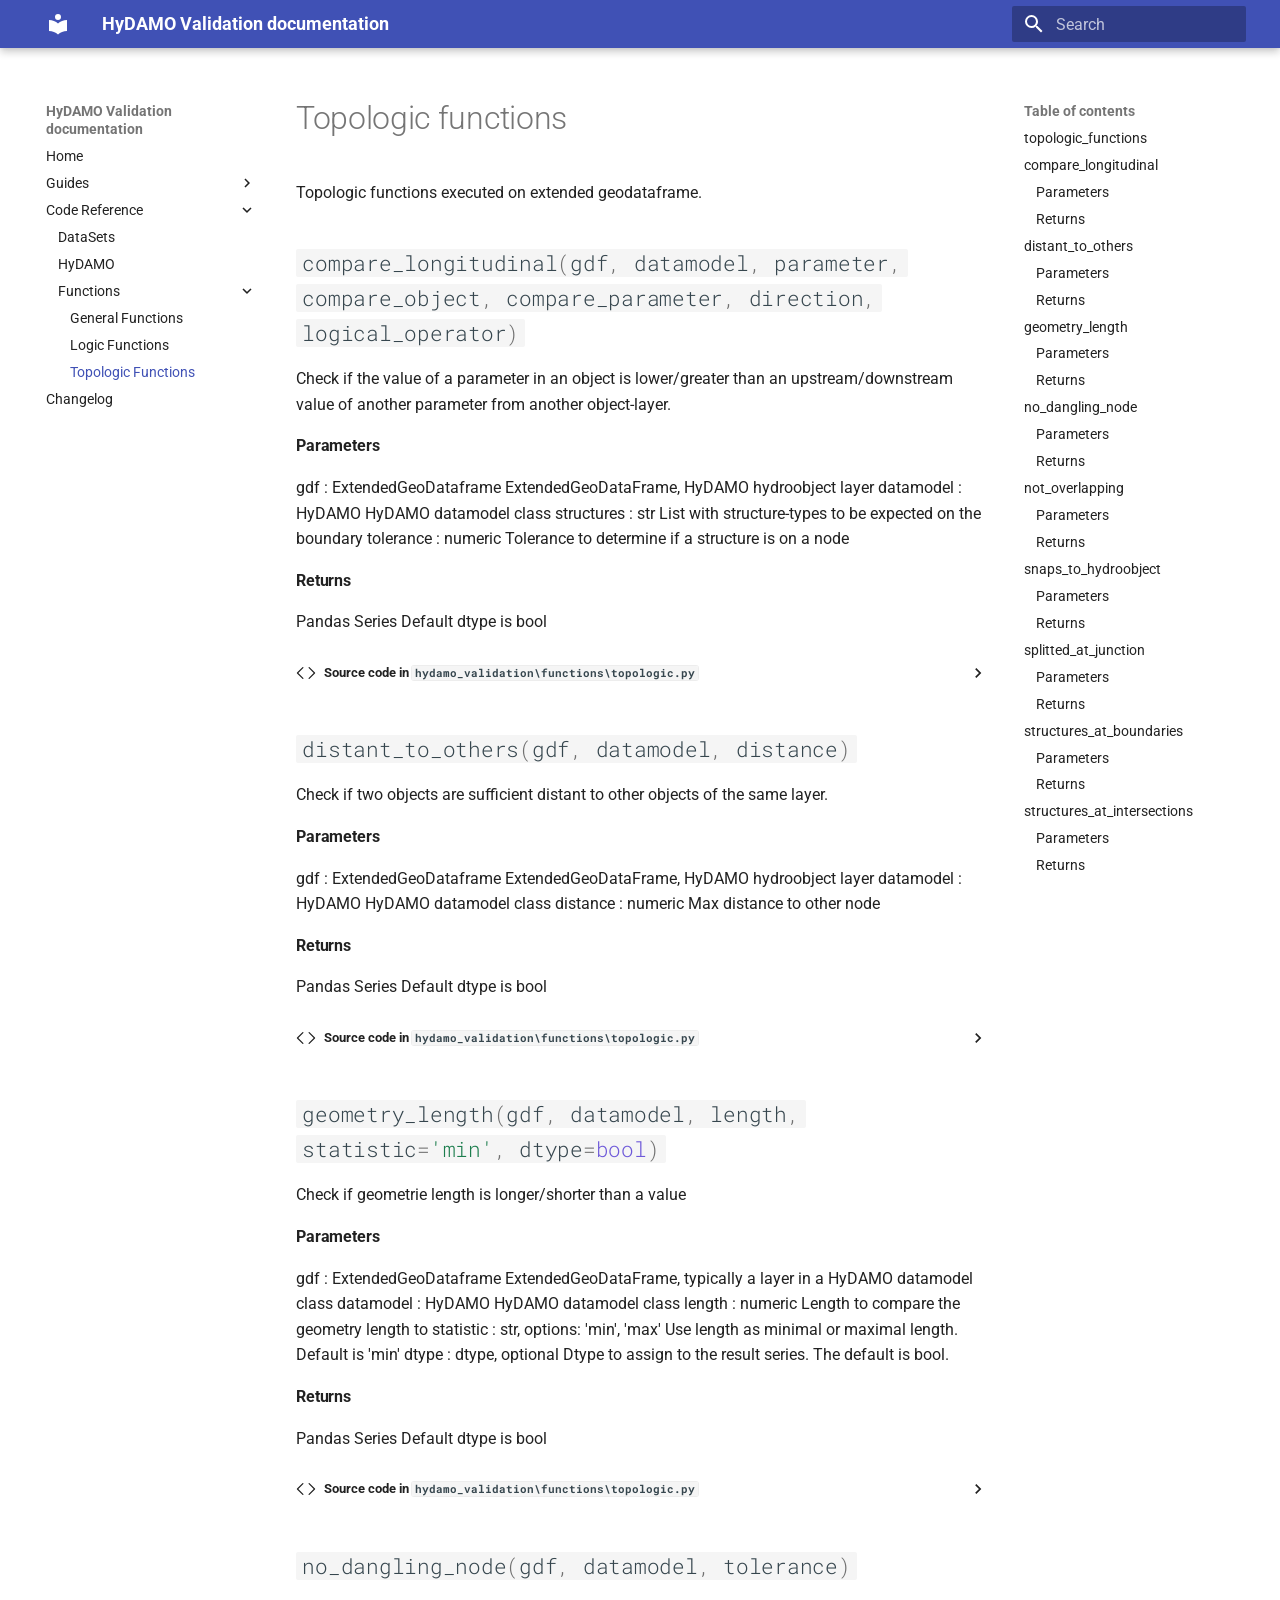
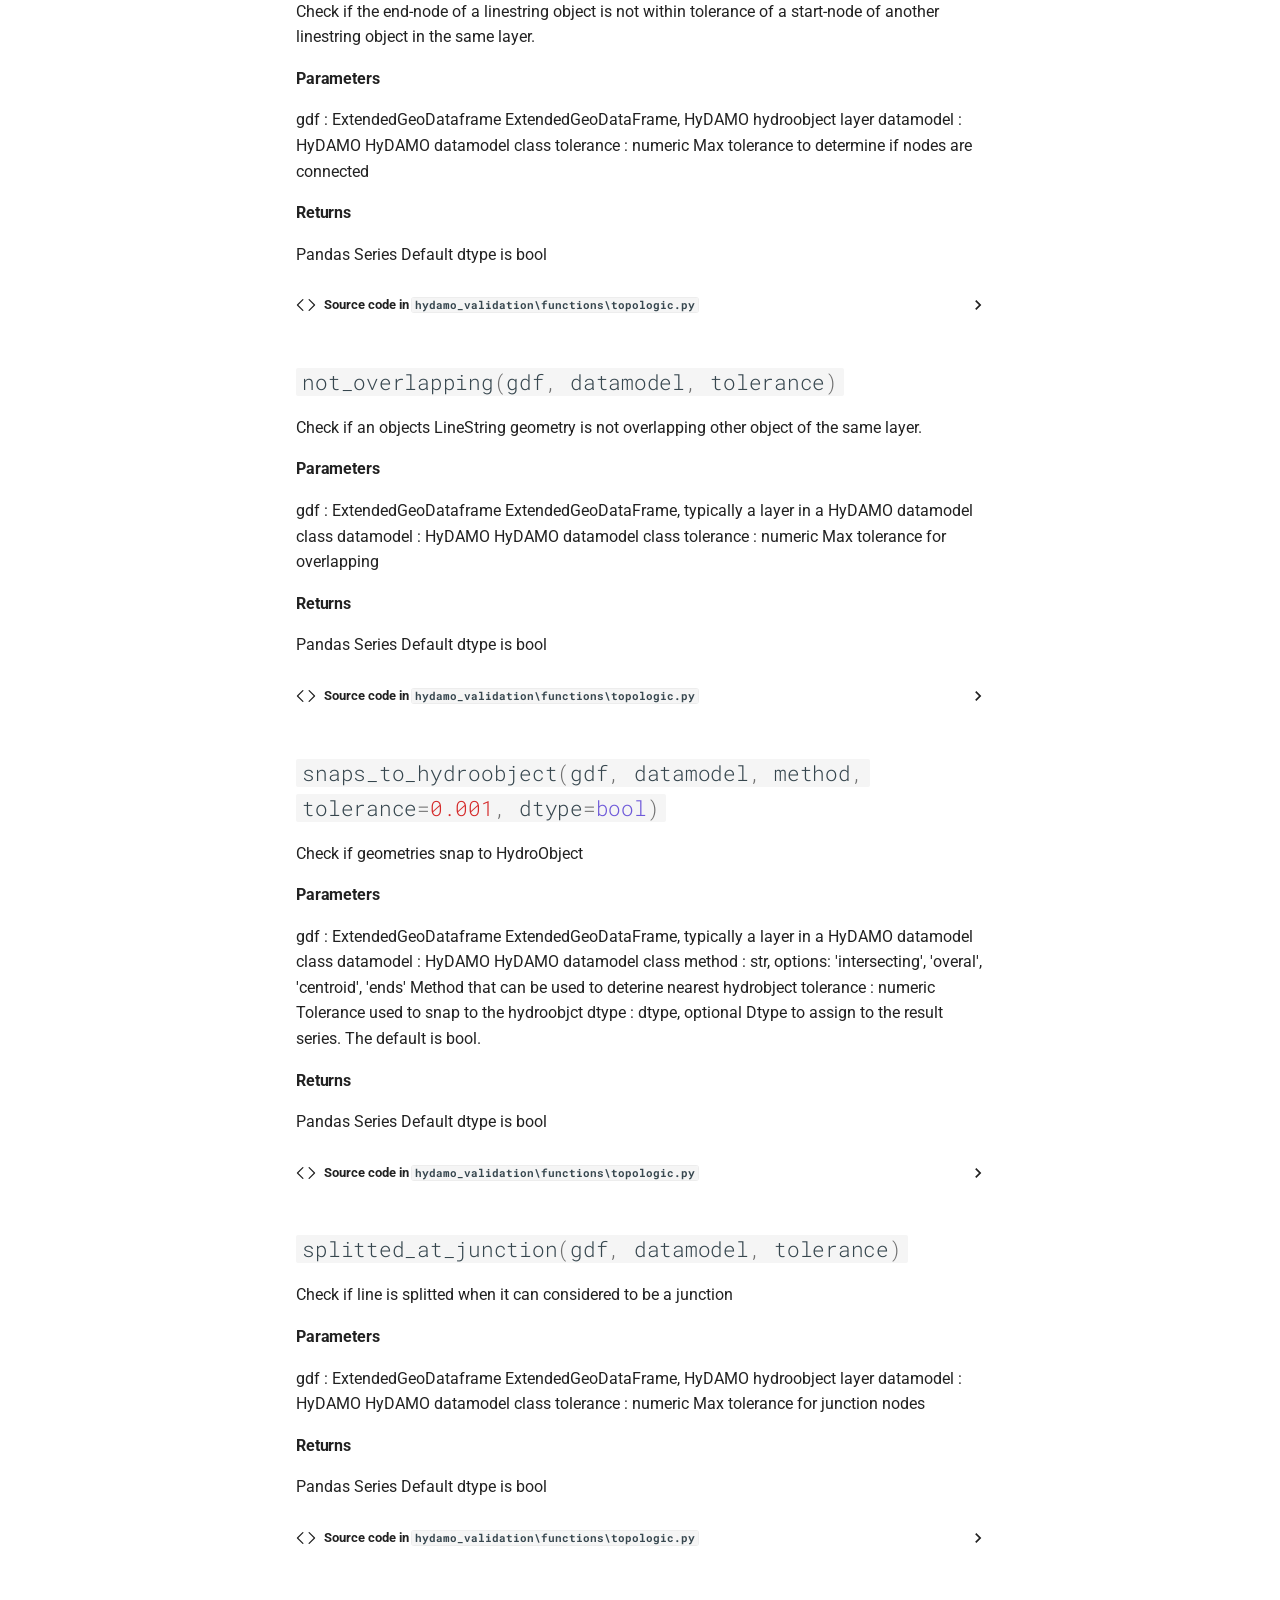
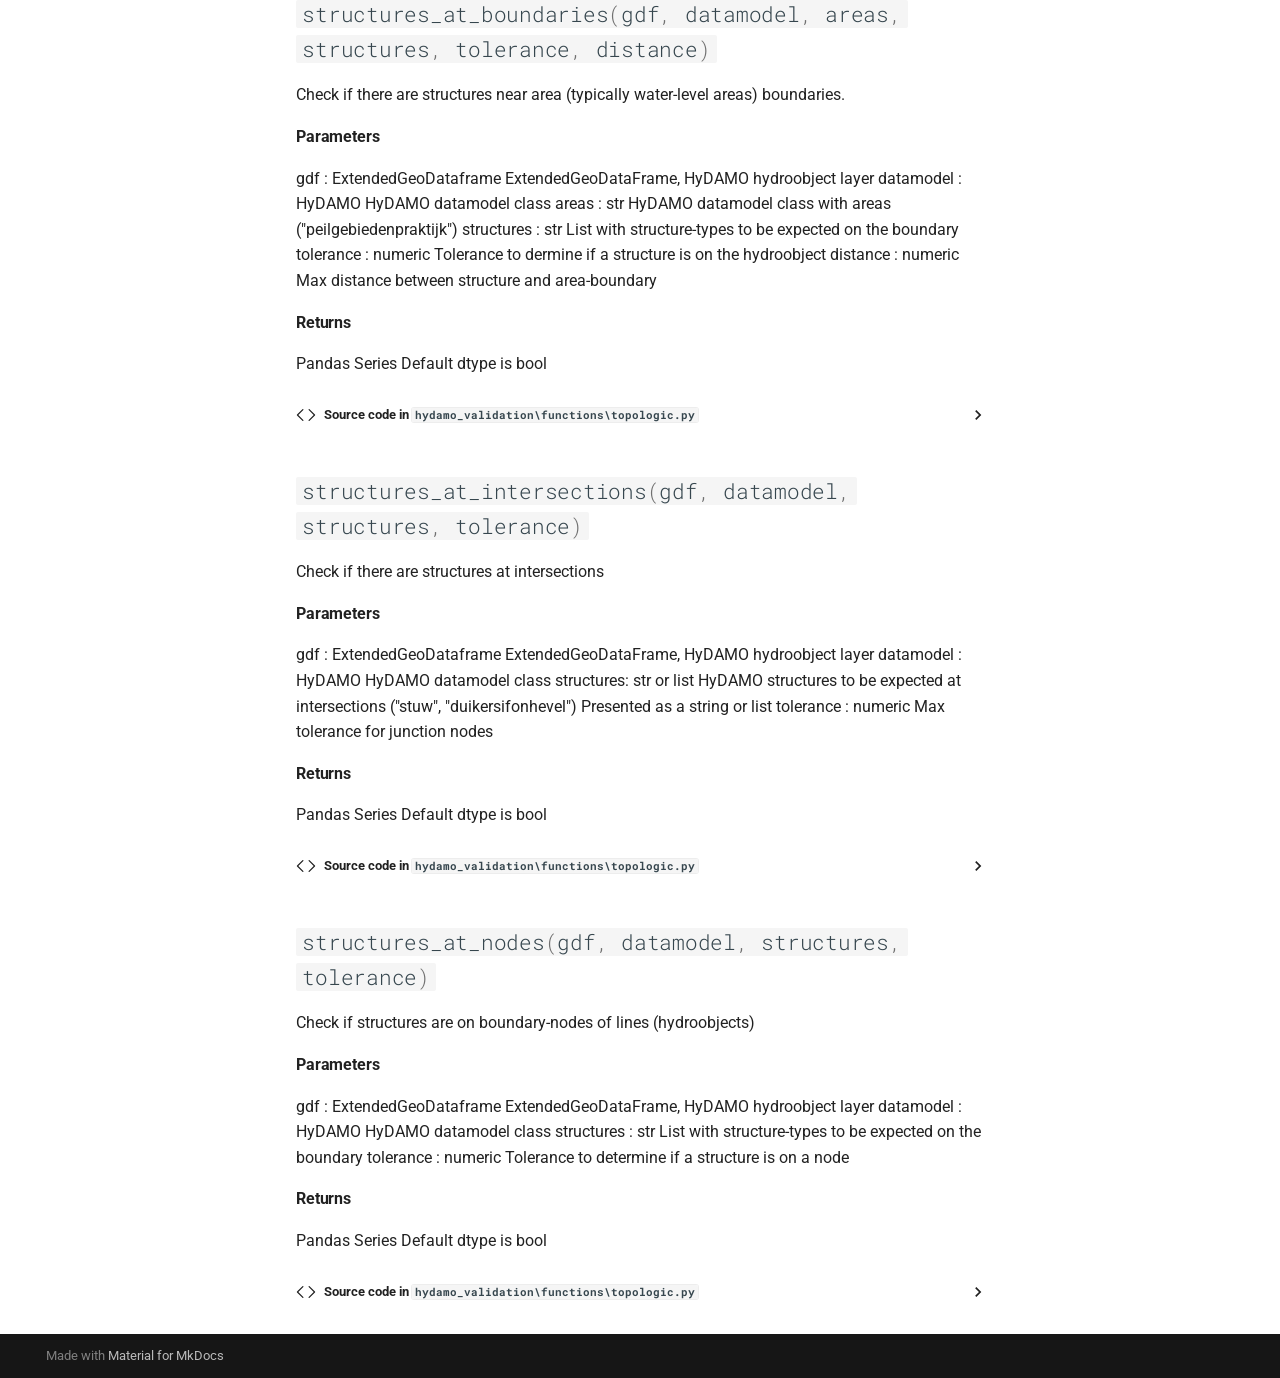
<file: reference/topologic_functions/index.html>
<!doctype html>
<html lang="en" class="no-js">
  <head>
    
      <meta charset="utf-8">
      <meta name="viewport" content="width=device-width,initial-scale=1">
      
      
      
        <link rel="canonical" href="https://HetWaterschapshuis.github.io/reference/topologic_functions/">
      
      
        <link rel="prev" href="../logic_functions/">
      
      
        <link rel="next" href="../../changelog/">
      
      
        
      
      
      <link rel="icon" href="../../assets/images/favicon.png">
      <meta name="generator" content="mkdocs-1.6.1, mkdocs-material-9.7.0">
    
    
      
        <title>Topologic Functions - HyDAMO Validation documentation</title>
      
    
    
      <link rel="stylesheet" href="../../assets/stylesheets/main.618322db.min.css">
      
      


    
    
      
    
    
      
        
        
        <link rel="preconnect" href="https://fonts.gstatic.com" crossorigin>
        <link rel="stylesheet" href="https://fonts.googleapis.com/css?family=Roboto:300,300i,400,400i,700,700i%7CRoboto+Mono:400,400i,700,700i&display=fallback">
        <style>:root{--md-text-font:"Roboto";--md-code-font:"Roboto Mono"}</style>
      
    
    
      <link rel="stylesheet" href="../../assets/_mkdocstrings.css">
    
    <script>__md_scope=new URL("../..",location),__md_hash=e=>[...e].reduce(((e,_)=>(e<<5)-e+_.charCodeAt(0)),0),__md_get=(e,_=localStorage,t=__md_scope)=>JSON.parse(_.getItem(t.pathname+"."+e)),__md_set=(e,_,t=localStorage,a=__md_scope)=>{try{t.setItem(a.pathname+"."+e,JSON.stringify(_))}catch(e){}}</script>
    
      

    
    
  </head>
  
  
    <body dir="ltr">
  
    
    <input class="md-toggle" data-md-toggle="drawer" type="checkbox" id="__drawer" autocomplete="off">
    <input class="md-toggle" data-md-toggle="search" type="checkbox" id="__search" autocomplete="off">
    <label class="md-overlay" for="__drawer"></label>
    <div data-md-component="skip">
      
        
        <a href="#topologic-functions" class="md-skip">
          Skip to content
        </a>
      
    </div>
    <div data-md-component="announce">
      
    </div>
    
    
      

  

<header class="md-header md-header--shadow" data-md-component="header">
  <nav class="md-header__inner md-grid" aria-label="Header">
    <a href="../.." title="HyDAMO Validation documentation" class="md-header__button md-logo" aria-label="HyDAMO Validation documentation" data-md-component="logo">
      
  
  <svg xmlns="http://www.w3.org/2000/svg" viewBox="0 0 24 24"><path d="M12 8a3 3 0 0 0 3-3 3 3 0 0 0-3-3 3 3 0 0 0-3 3 3 3 0 0 0 3 3m0 3.54C9.64 9.35 6.5 8 3 8v11c3.5 0 6.64 1.35 9 3.54 2.36-2.19 5.5-3.54 9-3.54V8c-3.5 0-6.64 1.35-9 3.54"/></svg>

    </a>
    <label class="md-header__button md-icon" for="__drawer">
      
      <svg xmlns="http://www.w3.org/2000/svg" viewBox="0 0 24 24"><path d="M3 6h18v2H3zm0 5h18v2H3zm0 5h18v2H3z"/></svg>
    </label>
    <div class="md-header__title" data-md-component="header-title">
      <div class="md-header__ellipsis">
        <div class="md-header__topic">
          <span class="md-ellipsis">
            HyDAMO Validation documentation
          </span>
        </div>
        <div class="md-header__topic" data-md-component="header-topic">
          <span class="md-ellipsis">
            
              Topologic Functions
            
          </span>
        </div>
      </div>
    </div>
    
    
      <script>var palette=__md_get("__palette");if(palette&&palette.color){if("(prefers-color-scheme)"===palette.color.media){var media=matchMedia("(prefers-color-scheme: light)"),input=document.querySelector(media.matches?"[data-md-color-media='(prefers-color-scheme: light)']":"[data-md-color-media='(prefers-color-scheme: dark)']");palette.color.media=input.getAttribute("data-md-color-media"),palette.color.scheme=input.getAttribute("data-md-color-scheme"),palette.color.primary=input.getAttribute("data-md-color-primary"),palette.color.accent=input.getAttribute("data-md-color-accent")}for(var[key,value]of Object.entries(palette.color))document.body.setAttribute("data-md-color-"+key,value)}</script>
    
    
    
      
      
        <label class="md-header__button md-icon" for="__search">
          
          <svg xmlns="http://www.w3.org/2000/svg" viewBox="0 0 24 24"><path d="M9.5 3A6.5 6.5 0 0 1 16 9.5c0 1.61-.59 3.09-1.56 4.23l.27.27h.79l5 5-1.5 1.5-5-5v-.79l-.27-.27A6.52 6.52 0 0 1 9.5 16 6.5 6.5 0 0 1 3 9.5 6.5 6.5 0 0 1 9.5 3m0 2C7 5 5 7 5 9.5S7 14 9.5 14 14 12 14 9.5 12 5 9.5 5"/></svg>
        </label>
        <div class="md-search" data-md-component="search" role="dialog">
  <label class="md-search__overlay" for="__search"></label>
  <div class="md-search__inner" role="search">
    <form class="md-search__form" name="search">
      <input type="text" class="md-search__input" name="query" aria-label="Search" placeholder="Search" autocapitalize="off" autocorrect="off" autocomplete="off" spellcheck="false" data-md-component="search-query" required>
      <label class="md-search__icon md-icon" for="__search">
        
        <svg xmlns="http://www.w3.org/2000/svg" viewBox="0 0 24 24"><path d="M9.5 3A6.5 6.5 0 0 1 16 9.5c0 1.61-.59 3.09-1.56 4.23l.27.27h.79l5 5-1.5 1.5-5-5v-.79l-.27-.27A6.52 6.52 0 0 1 9.5 16 6.5 6.5 0 0 1 3 9.5 6.5 6.5 0 0 1 9.5 3m0 2C7 5 5 7 5 9.5S7 14 9.5 14 14 12 14 9.5 12 5 9.5 5"/></svg>
        
        <svg xmlns="http://www.w3.org/2000/svg" viewBox="0 0 24 24"><path d="M20 11v2H8l5.5 5.5-1.42 1.42L4.16 12l7.92-7.92L13.5 5.5 8 11z"/></svg>
      </label>
      <nav class="md-search__options" aria-label="Search">
        
        <button type="reset" class="md-search__icon md-icon" title="Clear" aria-label="Clear" tabindex="-1">
          
          <svg xmlns="http://www.w3.org/2000/svg" viewBox="0 0 24 24"><path d="M19 6.41 17.59 5 12 10.59 6.41 5 5 6.41 10.59 12 5 17.59 6.41 19 12 13.41 17.59 19 19 17.59 13.41 12z"/></svg>
        </button>
      </nav>
      
    </form>
    <div class="md-search__output">
      <div class="md-search__scrollwrap" tabindex="0" data-md-scrollfix>
        <div class="md-search-result" data-md-component="search-result">
          <div class="md-search-result__meta">
            Initializing search
          </div>
          <ol class="md-search-result__list" role="presentation"></ol>
        </div>
      </div>
    </div>
  </div>
</div>
      
    
    
  </nav>
  
</header>
    
    <div class="md-container" data-md-component="container">
      
      
        
          
        
      
      <main class="md-main" data-md-component="main">
        <div class="md-main__inner md-grid">
          
            
              
              <div class="md-sidebar md-sidebar--primary" data-md-component="sidebar" data-md-type="navigation" >
                <div class="md-sidebar__scrollwrap">
                  <div class="md-sidebar__inner">
                    



<nav class="md-nav md-nav--primary" aria-label="Navigation" data-md-level="0">
  <label class="md-nav__title" for="__drawer">
    <a href="../.." title="HyDAMO Validation documentation" class="md-nav__button md-logo" aria-label="HyDAMO Validation documentation" data-md-component="logo">
      
  
  <svg xmlns="http://www.w3.org/2000/svg" viewBox="0 0 24 24"><path d="M12 8a3 3 0 0 0 3-3 3 3 0 0 0-3-3 3 3 0 0 0-3 3 3 3 0 0 0 3 3m0 3.54C9.64 9.35 6.5 8 3 8v11c3.5 0 6.64 1.35 9 3.54 2.36-2.19 5.5-3.54 9-3.54V8c-3.5 0-6.64 1.35-9 3.54"/></svg>

    </a>
    HyDAMO Validation documentation
  </label>
  
  <ul class="md-nav__list" data-md-scrollfix>
    
      
      
  
  
  
  
    <li class="md-nav__item">
      <a href="../.." class="md-nav__link">
        
  
  
  <span class="md-ellipsis">
    
  
    Home
  

    
  </span>
  
  

      </a>
    </li>
  

    
      
      
  
  
  
  
    
    
    
    
    
    <li class="md-nav__item md-nav__item--nested">
      
        
        
        <input class="md-nav__toggle md-toggle " type="checkbox" id="__nav_2" >
        
          
          <label class="md-nav__link" for="__nav_2" id="__nav_2_label" tabindex="0">
            
  
  
  <span class="md-ellipsis">
    
  
    Guides
  

    
  </span>
  
  

            <span class="md-nav__icon md-icon"></span>
          </label>
        
        <nav class="md-nav" data-md-level="1" aria-labelledby="__nav_2_label" aria-expanded="false">
          <label class="md-nav__title" for="__nav_2">
            <span class="md-nav__icon md-icon"></span>
            
  
    Guides
  

          </label>
          <ul class="md-nav__list" data-md-scrollfix>
            
              
                
  
  
  
  
    <li class="md-nav__item">
      <a href="../../guides/get_started/" class="md-nav__link">
        
  
  
  <span class="md-ellipsis">
    
  
    Get Started
  

    
  </span>
  
  

      </a>
    </li>
  

              
            
              
                
  
  
  
  
    <li class="md-nav__item">
      <a href="../../guides/contribute/" class="md-nav__link">
        
  
  
  <span class="md-ellipsis">
    
  
    Contribute
  

    
  </span>
  
  

      </a>
    </li>
  

              
            
              
                
  
  
  
  
    <li class="md-nav__item">
      <a href="../../guides/release/" class="md-nav__link">
        
  
  
  <span class="md-ellipsis">
    
  
    Release
  

    
  </span>
  
  

      </a>
    </li>
  

              
            
          </ul>
        </nav>
      
    </li>
  

    
      
      
  
  
    
  
  
  
    
    
    
    
    
    <li class="md-nav__item md-nav__item--active md-nav__item--nested">
      
        
        
        <input class="md-nav__toggle md-toggle " type="checkbox" id="__nav_3" checked>
        
          
          <label class="md-nav__link" for="__nav_3" id="__nav_3_label" tabindex="0">
            
  
  
  <span class="md-ellipsis">
    
  
    Code Reference
  

    
  </span>
  
  

            <span class="md-nav__icon md-icon"></span>
          </label>
        
        <nav class="md-nav" data-md-level="1" aria-labelledby="__nav_3_label" aria-expanded="true">
          <label class="md-nav__title" for="__nav_3">
            <span class="md-nav__icon md-icon"></span>
            
  
    Code Reference
  

          </label>
          <ul class="md-nav__list" data-md-scrollfix>
            
              
                
  
  
  
  
    <li class="md-nav__item">
      <a href="../datasets/" class="md-nav__link">
        
  
  
  <span class="md-ellipsis">
    
  
    DataSets
  

    
  </span>
  
  

      </a>
    </li>
  

              
            
              
                
  
  
  
  
    <li class="md-nav__item">
      <a href="../hydamo/" class="md-nav__link">
        
  
  
  <span class="md-ellipsis">
    
  
    HyDAMO
  

    
  </span>
  
  

      </a>
    </li>
  

              
            
              
                
  
  
    
  
  
  
    
    
    
    
    
    <li class="md-nav__item md-nav__item--active md-nav__item--nested">
      
        
        
        <input class="md-nav__toggle md-toggle " type="checkbox" id="__nav_3_3" checked>
        
          
          <label class="md-nav__link" for="__nav_3_3" id="__nav_3_3_label" tabindex="0">
            
  
  
  <span class="md-ellipsis">
    
  
    Functions
  

    
  </span>
  
  

            <span class="md-nav__icon md-icon"></span>
          </label>
        
        <nav class="md-nav" data-md-level="2" aria-labelledby="__nav_3_3_label" aria-expanded="true">
          <label class="md-nav__title" for="__nav_3_3">
            <span class="md-nav__icon md-icon"></span>
            
  
    Functions
  

          </label>
          <ul class="md-nav__list" data-md-scrollfix>
            
              
                
  
  
  
  
    <li class="md-nav__item">
      <a href="../general_functions/" class="md-nav__link">
        
  
  
  <span class="md-ellipsis">
    
  
    General Functions
  

    
  </span>
  
  

      </a>
    </li>
  

              
            
              
                
  
  
  
  
    <li class="md-nav__item">
      <a href="../logic_functions/" class="md-nav__link">
        
  
  
  <span class="md-ellipsis">
    
  
    Logic Functions
  

    
  </span>
  
  

      </a>
    </li>
  

              
            
              
                
  
  
    
  
  
  
    <li class="md-nav__item md-nav__item--active">
      
      <input class="md-nav__toggle md-toggle" type="checkbox" id="__toc">
      
      
        
      
      
        <label class="md-nav__link md-nav__link--active" for="__toc">
          
  
  
  <span class="md-ellipsis">
    
  
    Topologic Functions
  

    
  </span>
  
  

          <span class="md-nav__icon md-icon"></span>
        </label>
      
      <a href="./" class="md-nav__link md-nav__link--active">
        
  
  
  <span class="md-ellipsis">
    
  
    Topologic Functions
  

    
  </span>
  
  

      </a>
      
        

<nav class="md-nav md-nav--secondary" aria-label="Table of contents">
  
  
  
    
  
  
    <label class="md-nav__title" for="__toc">
      <span class="md-nav__icon md-icon"></span>
      Table of contents
    </label>
    <ul class="md-nav__list" data-md-component="toc" data-md-scrollfix>
      
        <li class="md-nav__item">
  <a href="#hydamo_validation.topologic_functions" class="md-nav__link">
    <span class="md-ellipsis">
      
        topologic_functions
      
    </span>
  </a>
  
</li>
      
        <li class="md-nav__item">
  <a href="#hydamo_validation.topologic_functions.compare_longitudinal" class="md-nav__link">
    <span class="md-ellipsis">
      
        compare_longitudinal
      
    </span>
  </a>
  
    <nav class="md-nav" aria-label="compare_longitudinal">
      <ul class="md-nav__list">
        
          <li class="md-nav__item">
  <a href="#hydamo_validation.topologic_functions.compare_longitudinal--parameters" class="md-nav__link">
    <span class="md-ellipsis">
      
        Parameters
      
    </span>
  </a>
  
</li>
        
          <li class="md-nav__item">
  <a href="#hydamo_validation.topologic_functions.compare_longitudinal--returns" class="md-nav__link">
    <span class="md-ellipsis">
      
        Returns
      
    </span>
  </a>
  
</li>
        
      </ul>
    </nav>
  
</li>
      
        <li class="md-nav__item">
  <a href="#hydamo_validation.topologic_functions.distant_to_others" class="md-nav__link">
    <span class="md-ellipsis">
      
        distant_to_others
      
    </span>
  </a>
  
    <nav class="md-nav" aria-label="distant_to_others">
      <ul class="md-nav__list">
        
          <li class="md-nav__item">
  <a href="#hydamo_validation.topologic_functions.distant_to_others--parameters" class="md-nav__link">
    <span class="md-ellipsis">
      
        Parameters
      
    </span>
  </a>
  
</li>
        
          <li class="md-nav__item">
  <a href="#hydamo_validation.topologic_functions.distant_to_others--returns" class="md-nav__link">
    <span class="md-ellipsis">
      
        Returns
      
    </span>
  </a>
  
</li>
        
      </ul>
    </nav>
  
</li>
      
        <li class="md-nav__item">
  <a href="#hydamo_validation.topologic_functions.geometry_length" class="md-nav__link">
    <span class="md-ellipsis">
      
        geometry_length
      
    </span>
  </a>
  
    <nav class="md-nav" aria-label="geometry_length">
      <ul class="md-nav__list">
        
          <li class="md-nav__item">
  <a href="#hydamo_validation.topologic_functions.geometry_length--parameters" class="md-nav__link">
    <span class="md-ellipsis">
      
        Parameters
      
    </span>
  </a>
  
</li>
        
          <li class="md-nav__item">
  <a href="#hydamo_validation.topologic_functions.geometry_length--returns" class="md-nav__link">
    <span class="md-ellipsis">
      
        Returns
      
    </span>
  </a>
  
</li>
        
      </ul>
    </nav>
  
</li>
      
        <li class="md-nav__item">
  <a href="#hydamo_validation.topologic_functions.no_dangling_node" class="md-nav__link">
    <span class="md-ellipsis">
      
        no_dangling_node
      
    </span>
  </a>
  
    <nav class="md-nav" aria-label="no_dangling_node">
      <ul class="md-nav__list">
        
          <li class="md-nav__item">
  <a href="#hydamo_validation.topologic_functions.no_dangling_node--parameters" class="md-nav__link">
    <span class="md-ellipsis">
      
        Parameters
      
    </span>
  </a>
  
</li>
        
          <li class="md-nav__item">
  <a href="#hydamo_validation.topologic_functions.no_dangling_node--returns" class="md-nav__link">
    <span class="md-ellipsis">
      
        Returns
      
    </span>
  </a>
  
</li>
        
      </ul>
    </nav>
  
</li>
      
        <li class="md-nav__item">
  <a href="#hydamo_validation.topologic_functions.not_overlapping" class="md-nav__link">
    <span class="md-ellipsis">
      
        not_overlapping
      
    </span>
  </a>
  
    <nav class="md-nav" aria-label="not_overlapping">
      <ul class="md-nav__list">
        
          <li class="md-nav__item">
  <a href="#hydamo_validation.topologic_functions.not_overlapping--parameters" class="md-nav__link">
    <span class="md-ellipsis">
      
        Parameters
      
    </span>
  </a>
  
</li>
        
          <li class="md-nav__item">
  <a href="#hydamo_validation.topologic_functions.not_overlapping--returns" class="md-nav__link">
    <span class="md-ellipsis">
      
        Returns
      
    </span>
  </a>
  
</li>
        
      </ul>
    </nav>
  
</li>
      
        <li class="md-nav__item">
  <a href="#hydamo_validation.topologic_functions.snaps_to_hydroobject" class="md-nav__link">
    <span class="md-ellipsis">
      
        snaps_to_hydroobject
      
    </span>
  </a>
  
    <nav class="md-nav" aria-label="snaps_to_hydroobject">
      <ul class="md-nav__list">
        
          <li class="md-nav__item">
  <a href="#hydamo_validation.topologic_functions.snaps_to_hydroobject--parameters" class="md-nav__link">
    <span class="md-ellipsis">
      
        Parameters
      
    </span>
  </a>
  
</li>
        
          <li class="md-nav__item">
  <a href="#hydamo_validation.topologic_functions.snaps_to_hydroobject--returns" class="md-nav__link">
    <span class="md-ellipsis">
      
        Returns
      
    </span>
  </a>
  
</li>
        
      </ul>
    </nav>
  
</li>
      
        <li class="md-nav__item">
  <a href="#hydamo_validation.topologic_functions.splitted_at_junction" class="md-nav__link">
    <span class="md-ellipsis">
      
        splitted_at_junction
      
    </span>
  </a>
  
    <nav class="md-nav" aria-label="splitted_at_junction">
      <ul class="md-nav__list">
        
          <li class="md-nav__item">
  <a href="#hydamo_validation.topologic_functions.splitted_at_junction--parameters" class="md-nav__link">
    <span class="md-ellipsis">
      
        Parameters
      
    </span>
  </a>
  
</li>
        
          <li class="md-nav__item">
  <a href="#hydamo_validation.topologic_functions.splitted_at_junction--returns" class="md-nav__link">
    <span class="md-ellipsis">
      
        Returns
      
    </span>
  </a>
  
</li>
        
      </ul>
    </nav>
  
</li>
      
        <li class="md-nav__item">
  <a href="#hydamo_validation.topologic_functions.structures_at_boundaries" class="md-nav__link">
    <span class="md-ellipsis">
      
        structures_at_boundaries
      
    </span>
  </a>
  
    <nav class="md-nav" aria-label="structures_at_boundaries">
      <ul class="md-nav__list">
        
          <li class="md-nav__item">
  <a href="#hydamo_validation.topologic_functions.structures_at_boundaries--parameters" class="md-nav__link">
    <span class="md-ellipsis">
      
        Parameters
      
    </span>
  </a>
  
</li>
        
          <li class="md-nav__item">
  <a href="#hydamo_validation.topologic_functions.structures_at_boundaries--returns" class="md-nav__link">
    <span class="md-ellipsis">
      
        Returns
      
    </span>
  </a>
  
</li>
        
      </ul>
    </nav>
  
</li>
      
        <li class="md-nav__item">
  <a href="#hydamo_validation.topologic_functions.structures_at_intersections" class="md-nav__link">
    <span class="md-ellipsis">
      
        structures_at_intersections
      
    </span>
  </a>
  
    <nav class="md-nav" aria-label="structures_at_intersections">
      <ul class="md-nav__list">
        
          <li class="md-nav__item">
  <a href="#hydamo_validation.topologic_functions.structures_at_intersections--parameters" class="md-nav__link">
    <span class="md-ellipsis">
      
        Parameters
      
    </span>
  </a>
  
</li>
        
          <li class="md-nav__item">
  <a href="#hydamo_validation.topologic_functions.structures_at_intersections--returns" class="md-nav__link">
    <span class="md-ellipsis">
      
        Returns
      
    </span>
  </a>
  
</li>
        
      </ul>
    </nav>
  
</li>
      
        <li class="md-nav__item">
  <a href="#hydamo_validation.topologic_functions.structures_at_nodes" class="md-nav__link">
    <span class="md-ellipsis">
      
        structures_at_nodes
      
    </span>
  </a>
  
    <nav class="md-nav" aria-label="structures_at_nodes">
      <ul class="md-nav__list">
        
          <li class="md-nav__item">
  <a href="#hydamo_validation.topologic_functions.structures_at_nodes--parameters" class="md-nav__link">
    <span class="md-ellipsis">
      
        Parameters
      
    </span>
  </a>
  
</li>
        
          <li class="md-nav__item">
  <a href="#hydamo_validation.topologic_functions.structures_at_nodes--returns" class="md-nav__link">
    <span class="md-ellipsis">
      
        Returns
      
    </span>
  </a>
  
</li>
        
      </ul>
    </nav>
  
</li>
      
    </ul>
  
</nav>
      
    </li>
  

              
            
          </ul>
        </nav>
      
    </li>
  

              
            
          </ul>
        </nav>
      
    </li>
  

    
      
      
  
  
  
  
    <li class="md-nav__item">
      <a href="../../changelog/" class="md-nav__link">
        
  
  
  <span class="md-ellipsis">
    
  
    Changelog
  

    
  </span>
  
  

      </a>
    </li>
  

    
  </ul>
</nav>
                  </div>
                </div>
              </div>
            
            
              
              <div class="md-sidebar md-sidebar--secondary" data-md-component="sidebar" data-md-type="toc" >
                <div class="md-sidebar__scrollwrap">
                  <div class="md-sidebar__inner">
                    

<nav class="md-nav md-nav--secondary" aria-label="Table of contents">
  
  
  
    
  
  
    <label class="md-nav__title" for="__toc">
      <span class="md-nav__icon md-icon"></span>
      Table of contents
    </label>
    <ul class="md-nav__list" data-md-component="toc" data-md-scrollfix>
      
        <li class="md-nav__item">
  <a href="#hydamo_validation.topologic_functions" class="md-nav__link">
    <span class="md-ellipsis">
      
        topologic_functions
      
    </span>
  </a>
  
</li>
      
        <li class="md-nav__item">
  <a href="#hydamo_validation.topologic_functions.compare_longitudinal" class="md-nav__link">
    <span class="md-ellipsis">
      
        compare_longitudinal
      
    </span>
  </a>
  
    <nav class="md-nav" aria-label="compare_longitudinal">
      <ul class="md-nav__list">
        
          <li class="md-nav__item">
  <a href="#hydamo_validation.topologic_functions.compare_longitudinal--parameters" class="md-nav__link">
    <span class="md-ellipsis">
      
        Parameters
      
    </span>
  </a>
  
</li>
        
          <li class="md-nav__item">
  <a href="#hydamo_validation.topologic_functions.compare_longitudinal--returns" class="md-nav__link">
    <span class="md-ellipsis">
      
        Returns
      
    </span>
  </a>
  
</li>
        
      </ul>
    </nav>
  
</li>
      
        <li class="md-nav__item">
  <a href="#hydamo_validation.topologic_functions.distant_to_others" class="md-nav__link">
    <span class="md-ellipsis">
      
        distant_to_others
      
    </span>
  </a>
  
    <nav class="md-nav" aria-label="distant_to_others">
      <ul class="md-nav__list">
        
          <li class="md-nav__item">
  <a href="#hydamo_validation.topologic_functions.distant_to_others--parameters" class="md-nav__link">
    <span class="md-ellipsis">
      
        Parameters
      
    </span>
  </a>
  
</li>
        
          <li class="md-nav__item">
  <a href="#hydamo_validation.topologic_functions.distant_to_others--returns" class="md-nav__link">
    <span class="md-ellipsis">
      
        Returns
      
    </span>
  </a>
  
</li>
        
      </ul>
    </nav>
  
</li>
      
        <li class="md-nav__item">
  <a href="#hydamo_validation.topologic_functions.geometry_length" class="md-nav__link">
    <span class="md-ellipsis">
      
        geometry_length
      
    </span>
  </a>
  
    <nav class="md-nav" aria-label="geometry_length">
      <ul class="md-nav__list">
        
          <li class="md-nav__item">
  <a href="#hydamo_validation.topologic_functions.geometry_length--parameters" class="md-nav__link">
    <span class="md-ellipsis">
      
        Parameters
      
    </span>
  </a>
  
</li>
        
          <li class="md-nav__item">
  <a href="#hydamo_validation.topologic_functions.geometry_length--returns" class="md-nav__link">
    <span class="md-ellipsis">
      
        Returns
      
    </span>
  </a>
  
</li>
        
      </ul>
    </nav>
  
</li>
      
        <li class="md-nav__item">
  <a href="#hydamo_validation.topologic_functions.no_dangling_node" class="md-nav__link">
    <span class="md-ellipsis">
      
        no_dangling_node
      
    </span>
  </a>
  
    <nav class="md-nav" aria-label="no_dangling_node">
      <ul class="md-nav__list">
        
          <li class="md-nav__item">
  <a href="#hydamo_validation.topologic_functions.no_dangling_node--parameters" class="md-nav__link">
    <span class="md-ellipsis">
      
        Parameters
      
    </span>
  </a>
  
</li>
        
          <li class="md-nav__item">
  <a href="#hydamo_validation.topologic_functions.no_dangling_node--returns" class="md-nav__link">
    <span class="md-ellipsis">
      
        Returns
      
    </span>
  </a>
  
</li>
        
      </ul>
    </nav>
  
</li>
      
        <li class="md-nav__item">
  <a href="#hydamo_validation.topologic_functions.not_overlapping" class="md-nav__link">
    <span class="md-ellipsis">
      
        not_overlapping
      
    </span>
  </a>
  
    <nav class="md-nav" aria-label="not_overlapping">
      <ul class="md-nav__list">
        
          <li class="md-nav__item">
  <a href="#hydamo_validation.topologic_functions.not_overlapping--parameters" class="md-nav__link">
    <span class="md-ellipsis">
      
        Parameters
      
    </span>
  </a>
  
</li>
        
          <li class="md-nav__item">
  <a href="#hydamo_validation.topologic_functions.not_overlapping--returns" class="md-nav__link">
    <span class="md-ellipsis">
      
        Returns
      
    </span>
  </a>
  
</li>
        
      </ul>
    </nav>
  
</li>
      
        <li class="md-nav__item">
  <a href="#hydamo_validation.topologic_functions.snaps_to_hydroobject" class="md-nav__link">
    <span class="md-ellipsis">
      
        snaps_to_hydroobject
      
    </span>
  </a>
  
    <nav class="md-nav" aria-label="snaps_to_hydroobject">
      <ul class="md-nav__list">
        
          <li class="md-nav__item">
  <a href="#hydamo_validation.topologic_functions.snaps_to_hydroobject--parameters" class="md-nav__link">
    <span class="md-ellipsis">
      
        Parameters
      
    </span>
  </a>
  
</li>
        
          <li class="md-nav__item">
  <a href="#hydamo_validation.topologic_functions.snaps_to_hydroobject--returns" class="md-nav__link">
    <span class="md-ellipsis">
      
        Returns
      
    </span>
  </a>
  
</li>
        
      </ul>
    </nav>
  
</li>
      
        <li class="md-nav__item">
  <a href="#hydamo_validation.topologic_functions.splitted_at_junction" class="md-nav__link">
    <span class="md-ellipsis">
      
        splitted_at_junction
      
    </span>
  </a>
  
    <nav class="md-nav" aria-label="splitted_at_junction">
      <ul class="md-nav__list">
        
          <li class="md-nav__item">
  <a href="#hydamo_validation.topologic_functions.splitted_at_junction--parameters" class="md-nav__link">
    <span class="md-ellipsis">
      
        Parameters
      
    </span>
  </a>
  
</li>
        
          <li class="md-nav__item">
  <a href="#hydamo_validation.topologic_functions.splitted_at_junction--returns" class="md-nav__link">
    <span class="md-ellipsis">
      
        Returns
      
    </span>
  </a>
  
</li>
        
      </ul>
    </nav>
  
</li>
      
        <li class="md-nav__item">
  <a href="#hydamo_validation.topologic_functions.structures_at_boundaries" class="md-nav__link">
    <span class="md-ellipsis">
      
        structures_at_boundaries
      
    </span>
  </a>
  
    <nav class="md-nav" aria-label="structures_at_boundaries">
      <ul class="md-nav__list">
        
          <li class="md-nav__item">
  <a href="#hydamo_validation.topologic_functions.structures_at_boundaries--parameters" class="md-nav__link">
    <span class="md-ellipsis">
      
        Parameters
      
    </span>
  </a>
  
</li>
        
          <li class="md-nav__item">
  <a href="#hydamo_validation.topologic_functions.structures_at_boundaries--returns" class="md-nav__link">
    <span class="md-ellipsis">
      
        Returns
      
    </span>
  </a>
  
</li>
        
      </ul>
    </nav>
  
</li>
      
        <li class="md-nav__item">
  <a href="#hydamo_validation.topologic_functions.structures_at_intersections" class="md-nav__link">
    <span class="md-ellipsis">
      
        structures_at_intersections
      
    </span>
  </a>
  
    <nav class="md-nav" aria-label="structures_at_intersections">
      <ul class="md-nav__list">
        
          <li class="md-nav__item">
  <a href="#hydamo_validation.topologic_functions.structures_at_intersections--parameters" class="md-nav__link">
    <span class="md-ellipsis">
      
        Parameters
      
    </span>
  </a>
  
</li>
        
          <li class="md-nav__item">
  <a href="#hydamo_validation.topologic_functions.structures_at_intersections--returns" class="md-nav__link">
    <span class="md-ellipsis">
      
        Returns
      
    </span>
  </a>
  
</li>
        
      </ul>
    </nav>
  
</li>
      
        <li class="md-nav__item">
  <a href="#hydamo_validation.topologic_functions.structures_at_nodes" class="md-nav__link">
    <span class="md-ellipsis">
      
        structures_at_nodes
      
    </span>
  </a>
  
    <nav class="md-nav" aria-label="structures_at_nodes">
      <ul class="md-nav__list">
        
          <li class="md-nav__item">
  <a href="#hydamo_validation.topologic_functions.structures_at_nodes--parameters" class="md-nav__link">
    <span class="md-ellipsis">
      
        Parameters
      
    </span>
  </a>
  
</li>
        
          <li class="md-nav__item">
  <a href="#hydamo_validation.topologic_functions.structures_at_nodes--returns" class="md-nav__link">
    <span class="md-ellipsis">
      
        Returns
      
    </span>
  </a>
  
</li>
        
      </ul>
    </nav>
  
</li>
      
    </ul>
  
</nav>
                  </div>
                </div>
              </div>
            
          
          
            <div class="md-content" data-md-component="content">
              
              <article class="md-content__inner md-typeset">
                
                  



<h1 id="topologic-functions">Topologic functions</h1>


<div class="doc doc-object doc-module">



<a id="hydamo_validation.topologic_functions"></a>
    <div class="doc doc-contents first">

        <p>Topologic functions executed on extended geodataframe.</p>










  <div class="doc doc-children">










<div class="doc doc-object doc-function">


<h2 id="hydamo_validation.topologic_functions.compare_longitudinal" class="doc doc-heading">
            <code class="highlight language-python"><span class="n">compare_longitudinal</span><span class="p">(</span><span class="n">gdf</span><span class="p">,</span> <span class="n">datamodel</span><span class="p">,</span> <span class="n">parameter</span><span class="p">,</span> <span class="n">compare_object</span><span class="p">,</span> <span class="n">compare_parameter</span><span class="p">,</span> <span class="n">direction</span><span class="p">,</span> <span class="n">logical_operator</span><span class="p">)</span></code>

</h2>


    <div class="doc doc-contents ">

        <p>Check if the value of a parameter in an object is lower/greater than an
upstream/downstream value of another parameter from another object-layer.</p>
<h4 id="hydamo_validation.topologic_functions.compare_longitudinal--parameters">Parameters</h4>
<p>gdf : ExtendedGeoDataframe
    ExtendedGeoDataFrame, HyDAMO hydroobject layer
datamodel : HyDAMO
    HyDAMO datamodel class
structures : str
    List with structure-types to be expected on the boundary
tolerance : numeric
    Tolerance to determine if a structure is on a node</p>
<h4 id="hydamo_validation.topologic_functions.compare_longitudinal--returns">Returns</h4>
<p>Pandas Series
    Default dtype is bool</p>


            <details class="mkdocstrings-source">
              <summary>Source code in <code>hydamo_validation\functions\topologic.py</code></summary>
              <div class="highlight"><table class="highlighttable"><tr><td class="linenos"><div class="linenodiv"><pre><span></span><span class="normal">608</span>
<span class="normal">609</span>
<span class="normal">610</span>
<span class="normal">611</span>
<span class="normal">612</span>
<span class="normal">613</span>
<span class="normal">614</span>
<span class="normal">615</span>
<span class="normal">616</span>
<span class="normal">617</span>
<span class="normal">618</span>
<span class="normal">619</span>
<span class="normal">620</span>
<span class="normal">621</span>
<span class="normal">622</span>
<span class="normal">623</span>
<span class="normal">624</span>
<span class="normal">625</span>
<span class="normal">626</span>
<span class="normal">627</span>
<span class="normal">628</span>
<span class="normal">629</span>
<span class="normal">630</span>
<span class="normal">631</span>
<span class="normal">632</span>
<span class="normal">633</span>
<span class="normal">634</span>
<span class="normal">635</span>
<span class="normal">636</span>
<span class="normal">637</span>
<span class="normal">638</span>
<span class="normal">639</span>
<span class="normal">640</span>
<span class="normal">641</span>
<span class="normal">642</span>
<span class="normal">643</span>
<span class="normal">644</span>
<span class="normal">645</span>
<span class="normal">646</span>
<span class="normal">647</span>
<span class="normal">648</span>
<span class="normal">649</span>
<span class="normal">650</span>
<span class="normal">651</span>
<span class="normal">652</span>
<span class="normal">653</span></pre></div></td><td class="code"><div><pre><span></span><code><span class="k">def</span><span class="w"> </span><span class="nf">compare_longitudinal</span><span class="p">(</span>
    <span class="n">gdf</span><span class="p">,</span>
    <span class="n">datamodel</span><span class="p">,</span>
    <span class="n">parameter</span><span class="p">,</span>
    <span class="n">compare_object</span><span class="p">,</span>
    <span class="n">compare_parameter</span><span class="p">,</span>
    <span class="n">direction</span><span class="p">,</span>
    <span class="n">logical_operator</span><span class="p">,</span>
<span class="p">):</span>
<span class="w">    </span><span class="sd">&quot;&quot;&quot;</span>
<span class="sd">    Check if the value of a parameter in an object is lower/greater than an</span>
<span class="sd">    upstream/downstream value of another parameter from another object-layer.</span>


<span class="sd">    Parameters</span>
<span class="sd">    ----------</span>
<span class="sd">    gdf : ExtendedGeoDataframe</span>
<span class="sd">        ExtendedGeoDataFrame, HyDAMO hydroobject layer</span>
<span class="sd">    datamodel : HyDAMO</span>
<span class="sd">        HyDAMO datamodel class</span>
<span class="sd">    structures : str</span>
<span class="sd">        List with structure-types to be expected on the boundary</span>
<span class="sd">    tolerance : numeric</span>
<span class="sd">        Tolerance to determine if a structure is on a node</span>

<span class="sd">    Returns</span>
<span class="sd">    -------</span>
<span class="sd">    Pandas Series</span>
<span class="sd">        Default dtype is bool</span>

<span class="sd">    &quot;&quot;&quot;</span>
    <span class="n">branches</span> <span class="o">=</span> <span class="n">datamodel</span><span class="o">.</span><span class="n">hydroobject</span>
    <span class="n">compare_gdf</span> <span class="o">=</span> <span class="nb">getattr</span><span class="p">(</span><span class="n">datamodel</span><span class="p">,</span> <span class="n">compare_object</span><span class="p">)</span>

    <span class="c1"># snap layers to to branches</span>
    <span class="n">geometry</span><span class="o">.</span><span class="n">find_nearest_branch</span><span class="p">(</span>
        <span class="n">branches</span><span class="o">=</span><span class="n">branches</span><span class="p">,</span> <span class="n">geometries</span><span class="o">=</span><span class="n">compare_gdf</span><span class="p">,</span> <span class="n">method</span><span class="o">=</span><span class="s2">&quot;overall&quot;</span>
    <span class="p">)</span>

    <span class="n">geometry</span><span class="o">.</span><span class="n">find_nearest_branch</span><span class="p">(</span><span class="n">branches</span><span class="o">=</span><span class="n">branches</span><span class="p">,</span> <span class="n">geometries</span><span class="o">=</span><span class="n">gdf</span><span class="p">,</span> <span class="n">method</span><span class="o">=</span><span class="s2">&quot;overall&quot;</span><span class="p">)</span>
    <span class="k">return</span> <span class="n">gdf</span><span class="o">.</span><span class="n">progress_apply</span><span class="p">(</span>
        <span class="k">lambda</span> <span class="n">x</span><span class="p">:</span> <span class="n">_compare_longitudinal</span><span class="p">(</span>
            <span class="n">x</span><span class="p">,</span> <span class="n">parameter</span><span class="p">,</span> <span class="n">compare_gdf</span><span class="p">,</span> <span class="n">compare_parameter</span><span class="p">,</span> <span class="n">direction</span><span class="p">,</span> <span class="n">logical_operator</span>
        <span class="p">),</span>
        <span class="n">axis</span><span class="o">=</span><span class="mi">1</span><span class="p">,</span>
    <span class="p">)</span><span class="o">.</span><span class="n">astype</span><span class="p">(</span><span class="nb">bool</span><span class="p">)</span>
</code></pre></div></td></tr></table></div>
            </details>
    </div>

</div>

<div class="doc doc-object doc-function">


<h2 id="hydamo_validation.topologic_functions.distant_to_others" class="doc doc-heading">
            <code class="highlight language-python"><span class="n">distant_to_others</span><span class="p">(</span><span class="n">gdf</span><span class="p">,</span> <span class="n">datamodel</span><span class="p">,</span> <span class="n">distance</span><span class="p">)</span></code>

</h2>


    <div class="doc doc-contents ">

        <p>Check if two objects are sufficient distant to other objects of the same layer.</p>
<h4 id="hydamo_validation.topologic_functions.distant_to_others--parameters">Parameters</h4>
<p>gdf : ExtendedGeoDataframe
    ExtendedGeoDataFrame, HyDAMO hydroobject layer
datamodel : HyDAMO
    HyDAMO datamodel class
distance : numeric
    Max distance to other node</p>
<h4 id="hydamo_validation.topologic_functions.distant_to_others--returns">Returns</h4>
<p>Pandas Series
    Default dtype is bool</p>


            <details class="mkdocstrings-source">
              <summary>Source code in <code>hydamo_validation\functions\topologic.py</code></summary>
              <div class="highlight"><table class="highlighttable"><tr><td class="linenos"><div class="linenodiv"><pre><span></span><span class="normal">552</span>
<span class="normal">553</span>
<span class="normal">554</span>
<span class="normal">555</span>
<span class="normal">556</span>
<span class="normal">557</span>
<span class="normal">558</span>
<span class="normal">559</span>
<span class="normal">560</span>
<span class="normal">561</span>
<span class="normal">562</span>
<span class="normal">563</span>
<span class="normal">564</span>
<span class="normal">565</span>
<span class="normal">566</span>
<span class="normal">567</span>
<span class="normal">568</span>
<span class="normal">569</span>
<span class="normal">570</span>
<span class="normal">571</span>
<span class="normal">572</span>
<span class="normal">573</span>
<span class="normal">574</span>
<span class="normal">575</span>
<span class="normal">576</span></pre></div></td><td class="code"><div><pre><span></span><code><span class="k">def</span><span class="w"> </span><span class="nf">distant_to_others</span><span class="p">(</span><span class="n">gdf</span><span class="p">,</span> <span class="n">datamodel</span><span class="p">,</span> <span class="n">distance</span><span class="p">):</span>
<span class="w">    </span><span class="sd">&quot;&quot;&quot;</span>
<span class="sd">    Check if two objects are sufficient distant to other objects of the same layer.</span>

<span class="sd">    Parameters</span>
<span class="sd">    ----------</span>
<span class="sd">    gdf : ExtendedGeoDataframe</span>
<span class="sd">        ExtendedGeoDataFrame, HyDAMO hydroobject layer</span>
<span class="sd">    datamodel : HyDAMO</span>
<span class="sd">        HyDAMO datamodel class</span>
<span class="sd">    distance : numeric</span>
<span class="sd">        Max distance to other node</span>

<span class="sd">    Returns</span>
<span class="sd">    -------</span>
<span class="sd">    Pandas Series</span>
<span class="sd">        Default dtype is bool</span>

<span class="sd">    &quot;&quot;&quot;</span>

    <span class="n">sindex</span> <span class="o">=</span> <span class="n">gdf</span><span class="o">.</span><span class="n">sindex</span>

    <span class="k">return</span> <span class="n">gdf</span><span class="o">.</span><span class="n">progress_apply</span><span class="p">(</span>
        <span class="k">lambda</span> <span class="n">x</span><span class="p">:</span> <span class="n">_distant_to_others</span><span class="p">(</span><span class="n">x</span><span class="p">,</span> <span class="n">gdf</span><span class="p">,</span> <span class="n">sindex</span><span class="p">,</span> <span class="n">distance</span><span class="p">),</span> <span class="n">axis</span><span class="o">=</span><span class="mi">1</span>
    <span class="p">)</span>
</code></pre></div></td></tr></table></div>
            </details>
    </div>

</div>

<div class="doc doc-object doc-function">


<h2 id="hydamo_validation.topologic_functions.geometry_length" class="doc doc-heading">
            <code class="highlight language-python"><span class="n">geometry_length</span><span class="p">(</span><span class="n">gdf</span><span class="p">,</span> <span class="n">datamodel</span><span class="p">,</span> <span class="n">length</span><span class="p">,</span> <span class="n">statistic</span><span class="o">=</span><span class="s1">&#39;min&#39;</span><span class="p">,</span> <span class="n">dtype</span><span class="o">=</span><span class="nb">bool</span><span class="p">)</span></code>

</h2>


    <div class="doc doc-contents ">

        <p>Check if geometrie length is longer/shorter than a value</p>
<h4 id="hydamo_validation.topologic_functions.geometry_length--parameters">Parameters</h4>
<p>gdf : ExtendedGeoDataframe
    ExtendedGeoDataFrame, typically a layer in a HyDAMO datamodel class
datamodel : HyDAMO
    HyDAMO datamodel class
length : numeric
    Length to compare the geometry length to
statistic : str, options: 'min', 'max'
    Use length as minimal or maximal length. Default is 'min'
dtype : dtype, optional
    Dtype to assign to the result series. The default is bool.</p>
<h4 id="hydamo_validation.topologic_functions.geometry_length--returns">Returns</h4>
<p>Pandas Series
    Default dtype is bool</p>


            <details class="mkdocstrings-source">
              <summary>Source code in <code>hydamo_validation\functions\topologic.py</code></summary>
              <div class="highlight"><table class="highlighttable"><tr><td class="linenos"><div class="linenodiv"><pre><span></span><span class="normal">354</span>
<span class="normal">355</span>
<span class="normal">356</span>
<span class="normal">357</span>
<span class="normal">358</span>
<span class="normal">359</span>
<span class="normal">360</span>
<span class="normal">361</span>
<span class="normal">362</span>
<span class="normal">363</span>
<span class="normal">364</span>
<span class="normal">365</span>
<span class="normal">366</span>
<span class="normal">367</span>
<span class="normal">368</span>
<span class="normal">369</span>
<span class="normal">370</span>
<span class="normal">371</span>
<span class="normal">372</span>
<span class="normal">373</span>
<span class="normal">374</span>
<span class="normal">375</span>
<span class="normal">376</span>
<span class="normal">377</span>
<span class="normal">378</span>
<span class="normal">379</span>
<span class="normal">380</span>
<span class="normal">381</span>
<span class="normal">382</span></pre></div></td><td class="code"><div><pre><span></span><code><span class="k">def</span><span class="w"> </span><span class="nf">geometry_length</span><span class="p">(</span>
    <span class="n">gdf</span><span class="p">,</span> <span class="n">datamodel</span><span class="p">,</span> <span class="n">length</span><span class="p">,</span> <span class="n">statistic</span><span class="p">:</span> <span class="n">Literal</span><span class="p">[</span><span class="s2">&quot;min&quot;</span><span class="p">,</span> <span class="s2">&quot;max&quot;</span><span class="p">]</span> <span class="o">=</span> <span class="s2">&quot;min&quot;</span><span class="p">,</span> <span class="n">dtype</span><span class="o">=</span><span class="nb">bool</span>
<span class="p">):</span>
<span class="w">    </span><span class="sd">&quot;&quot;&quot;Check if geometrie length is longer/shorter than a value</span>

<span class="sd">    Parameters</span>
<span class="sd">    ----------</span>
<span class="sd">    gdf : ExtendedGeoDataframe</span>
<span class="sd">        ExtendedGeoDataFrame, typically a layer in a HyDAMO datamodel class</span>
<span class="sd">    datamodel : HyDAMO</span>
<span class="sd">        HyDAMO datamodel class</span>
<span class="sd">    length : numeric</span>
<span class="sd">        Length to compare the geometry length to</span>
<span class="sd">    statistic : str, options: &#39;min&#39;, &#39;max&#39;</span>
<span class="sd">        Use length as minimal or maximal length. Default is &#39;min&#39;</span>
<span class="sd">    dtype : dtype, optional</span>
<span class="sd">        Dtype to assign to the result series. The default is bool.</span>

<span class="sd">    Returns</span>
<span class="sd">    -------</span>
<span class="sd">    Pandas Series</span>
<span class="sd">        Default dtype is bool</span>

<span class="sd">    &quot;&quot;&quot;</span>
    <span class="k">if</span> <span class="n">statistic</span> <span class="o">==</span> <span class="s2">&quot;min&quot;</span><span class="p">:</span>
        <span class="n">series</span> <span class="o">=</span> <span class="n">gdf</span><span class="p">[</span><span class="s2">&quot;geometry&quot;</span><span class="p">]</span><span class="o">.</span><span class="n">length</span> <span class="o">&gt;=</span> <span class="n">length</span>
    <span class="k">elif</span> <span class="n">statistic</span> <span class="o">==</span> <span class="s2">&quot;max&quot;</span><span class="p">:</span>
        <span class="n">series</span> <span class="o">=</span> <span class="n">gdf</span><span class="p">[</span><span class="s2">&quot;geometry&quot;</span><span class="p">]</span><span class="o">.</span><span class="n">length</span> <span class="o">&lt;=</span> <span class="n">length</span>
    <span class="k">return</span> <span class="n">series</span><span class="o">.</span><span class="n">astype</span><span class="p">(</span><span class="n">dtype</span><span class="p">)</span>
</code></pre></div></td></tr></table></div>
            </details>
    </div>

</div>

<div class="doc doc-object doc-function">


<h2 id="hydamo_validation.topologic_functions.no_dangling_node" class="doc doc-heading">
            <code class="highlight language-python"><span class="n">no_dangling_node</span><span class="p">(</span><span class="n">gdf</span><span class="p">,</span> <span class="n">datamodel</span><span class="p">,</span> <span class="n">tolerance</span><span class="p">)</span></code>

</h2>


    <div class="doc doc-contents ">

        <p>Check if the end-node of a linestring object is not within tolerance of
a start-node of another linestring object in the same layer.</p>
<h4 id="hydamo_validation.topologic_functions.no_dangling_node--parameters">Parameters</h4>
<p>gdf : ExtendedGeoDataframe
    ExtendedGeoDataFrame, HyDAMO hydroobject layer
datamodel : HyDAMO
    HyDAMO datamodel class
tolerance : numeric
    Max tolerance to determine if nodes are connected</p>
<h4 id="hydamo_validation.topologic_functions.no_dangling_node--returns">Returns</h4>
<p>Pandas Series
    Default dtype is bool</p>


            <details class="mkdocstrings-source">
              <summary>Source code in <code>hydamo_validation\functions\topologic.py</code></summary>
              <div class="highlight"><table class="highlighttable"><tr><td class="linenos"><div class="linenodiv"><pre><span></span><span class="normal">484</span>
<span class="normal">485</span>
<span class="normal">486</span>
<span class="normal">487</span>
<span class="normal">488</span>
<span class="normal">489</span>
<span class="normal">490</span>
<span class="normal">491</span>
<span class="normal">492</span>
<span class="normal">493</span>
<span class="normal">494</span>
<span class="normal">495</span>
<span class="normal">496</span>
<span class="normal">497</span>
<span class="normal">498</span>
<span class="normal">499</span>
<span class="normal">500</span>
<span class="normal">501</span>
<span class="normal">502</span>
<span class="normal">503</span>
<span class="normal">504</span>
<span class="normal">505</span>
<span class="normal">506</span>
<span class="normal">507</span>
<span class="normal">508</span>
<span class="normal">509</span></pre></div></td><td class="code"><div><pre><span></span><code><span class="k">def</span><span class="w"> </span><span class="nf">no_dangling_node</span><span class="p">(</span><span class="n">gdf</span><span class="p">,</span> <span class="n">datamodel</span><span class="p">,</span> <span class="n">tolerance</span><span class="p">):</span>
<span class="w">    </span><span class="sd">&quot;&quot;&quot;Check if the end-node of a linestring object is not within tolerance of</span>
<span class="sd">    a start-node of another linestring object in the same layer.</span>

<span class="sd">    Parameters</span>
<span class="sd">    ----------</span>
<span class="sd">    gdf : ExtendedGeoDataframe</span>
<span class="sd">        ExtendedGeoDataFrame, HyDAMO hydroobject layer</span>
<span class="sd">    datamodel : HyDAMO</span>
<span class="sd">        HyDAMO datamodel class</span>
<span class="sd">    tolerance : numeric</span>
<span class="sd">        Max tolerance to determine if nodes are connected</span>

<span class="sd">    Returns</span>
<span class="sd">    -------</span>
<span class="sd">    Pandas Series</span>
<span class="sd">        Default dtype is bool</span>

<span class="sd">    &quot;&quot;&quot;</span>
    <span class="n">end_nodes_series</span> <span class="o">=</span> <span class="n">gdf</span><span class="p">[</span><span class="s2">&quot;geometry&quot;</span><span class="p">]</span><span class="o">.</span><span class="n">progress_apply</span><span class="p">(</span><span class="k">lambda</span> <span class="n">x</span><span class="p">:</span> <span class="n">Point</span><span class="p">(</span><span class="n">x</span><span class="o">.</span><span class="n">coords</span><span class="p">[</span><span class="o">-</span><span class="mi">1</span><span class="p">]))</span>
    <span class="n">series</span> <span class="o">=</span> <span class="n">gdf</span><span class="p">[</span><span class="s2">&quot;geometry&quot;</span><span class="p">]</span><span class="o">.</span><span class="n">progress_apply</span><span class="p">(</span><span class="k">lambda</span> <span class="n">x</span><span class="p">:</span> <span class="n">Point</span><span class="p">(</span><span class="n">x</span><span class="o">.</span><span class="n">coords</span><span class="p">[</span><span class="mi">0</span><span class="p">]))</span>
    <span class="n">sindex</span> <span class="o">=</span> <span class="n">series</span><span class="o">.</span><span class="n">sindex</span>

    <span class="k">return</span> <span class="n">end_nodes_series</span><span class="o">.</span><span class="n">progress_apply</span><span class="p">(</span>
        <span class="k">lambda</span> <span class="n">x</span><span class="p">:</span> <span class="n">_intersects_end_node</span><span class="p">(</span><span class="n">x</span><span class="p">,</span> <span class="n">series</span><span class="p">,</span> <span class="n">sindex</span><span class="p">,</span> <span class="n">tolerance</span><span class="p">)</span>
    <span class="p">)</span>
</code></pre></div></td></tr></table></div>
            </details>
    </div>

</div>

<div class="doc doc-object doc-function">


<h2 id="hydamo_validation.topologic_functions.not_overlapping" class="doc doc-heading">
            <code class="highlight language-python"><span class="n">not_overlapping</span><span class="p">(</span><span class="n">gdf</span><span class="p">,</span> <span class="n">datamodel</span><span class="p">,</span> <span class="n">tolerance</span><span class="p">)</span></code>

</h2>


    <div class="doc doc-contents ">

        <p>Check if an objects LineString geometry is not overlapping other object
of the same layer.</p>
<h4 id="hydamo_validation.topologic_functions.not_overlapping--parameters">Parameters</h4>
<p>gdf : ExtendedGeoDataframe
    ExtendedGeoDataFrame, typically a layer in a HyDAMO datamodel class
datamodel : HyDAMO
    HyDAMO datamodel class
tolerance : numeric
    Max tolerance for overlapping</p>
<h4 id="hydamo_validation.topologic_functions.not_overlapping--returns">Returns</h4>
<p>Pandas Series
    Default dtype is bool</p>


            <details class="mkdocstrings-source">
              <summary>Source code in <code>hydamo_validation\functions\topologic.py</code></summary>
              <div class="highlight"><table class="highlighttable"><tr><td class="linenos"><div class="linenodiv"><pre><span></span><span class="normal">385</span>
<span class="normal">386</span>
<span class="normal">387</span>
<span class="normal">388</span>
<span class="normal">389</span>
<span class="normal">390</span>
<span class="normal">391</span>
<span class="normal">392</span>
<span class="normal">393</span>
<span class="normal">394</span>
<span class="normal">395</span>
<span class="normal">396</span>
<span class="normal">397</span>
<span class="normal">398</span>
<span class="normal">399</span>
<span class="normal">400</span>
<span class="normal">401</span>
<span class="normal">402</span>
<span class="normal">403</span>
<span class="normal">404</span>
<span class="normal">405</span>
<span class="normal">406</span>
<span class="normal">407</span>
<span class="normal">408</span>
<span class="normal">409</span>
<span class="normal">410</span>
<span class="normal">411</span>
<span class="normal">412</span>
<span class="normal">413</span>
<span class="normal">414</span>
<span class="normal">415</span>
<span class="normal">416</span></pre></div></td><td class="code"><div><pre><span></span><code><span class="k">def</span><span class="w"> </span><span class="nf">not_overlapping</span><span class="p">(</span><span class="n">gdf</span><span class="p">,</span> <span class="n">datamodel</span><span class="p">,</span> <span class="n">tolerance</span><span class="p">):</span>
<span class="w">    </span><span class="sd">&quot;&quot;&quot;Check if an objects LineString geometry is not overlapping other object</span>
<span class="sd">    of the same layer.</span>

<span class="sd">    Parameters</span>
<span class="sd">    ----------</span>
<span class="sd">    gdf : ExtendedGeoDataframe</span>
<span class="sd">        ExtendedGeoDataFrame, typically a layer in a HyDAMO datamodel class</span>
<span class="sd">    datamodel : HyDAMO</span>
<span class="sd">        HyDAMO datamodel class</span>
<span class="sd">    tolerance : numeric</span>
<span class="sd">        Max tolerance for overlapping</span>

<span class="sd">    Returns</span>
<span class="sd">    -------</span>
<span class="sd">    Pandas Series</span>
<span class="sd">        Default dtype is bool</span>

<span class="sd">    &quot;&quot;&quot;</span>
    <span class="n">sindex</span> <span class="o">=</span> <span class="n">gdf</span><span class="o">.</span><span class="n">sindex</span>
    <span class="k">if</span> <span class="p">(</span><span class="n">gdf</span><span class="o">.</span><span class="n">geom_type</span> <span class="o">==</span> <span class="s2">&quot;LineString&quot;</span><span class="p">)</span><span class="o">.</span><span class="n">all</span><span class="p">():</span>
        <span class="k">return</span> <span class="n">gdf</span><span class="o">.</span><span class="n">progress_apply</span><span class="p">(</span>
            <span class="k">lambda</span> <span class="n">x</span><span class="p">:</span> <span class="n">_not_overlapping_line</span><span class="p">(</span><span class="n">x</span><span class="p">,</span> <span class="n">gdf</span><span class="p">,</span> <span class="n">sindex</span><span class="p">,</span> <span class="n">tolerance</span><span class="p">),</span> <span class="n">axis</span><span class="o">=</span><span class="mi">1</span>
        <span class="p">)</span>
    <span class="k">elif</span> <span class="p">(</span><span class="n">gdf</span><span class="o">.</span><span class="n">geom_type</span> <span class="o">==</span> <span class="s2">&quot;Point&quot;</span><span class="p">)</span><span class="o">.</span><span class="n">all</span><span class="p">():</span>
        <span class="k">return</span> <span class="n">gdf</span><span class="o">.</span><span class="n">progress_apply</span><span class="p">(</span>
            <span class="k">lambda</span> <span class="n">x</span><span class="p">:</span> <span class="n">_not_overlapping_point</span><span class="p">(</span><span class="n">x</span><span class="p">,</span> <span class="n">gdf</span><span class="p">,</span> <span class="n">sindex</span><span class="p">,</span> <span class="n">tolerance</span><span class="p">),</span> <span class="n">axis</span><span class="o">=</span><span class="mi">1</span>
        <span class="p">)</span>
    <span class="k">else</span><span class="p">:</span>
        <span class="k">raise</span> <span class="ne">TypeError</span><span class="p">(</span>
            <span class="sa">f</span><span class="s2">&quot;GeoDataFrame has invalid geometry types: </span><span class="si">{</span><span class="n">gdf</span><span class="o">.</span><span class="n">geom_type</span><span class="o">.</span><span class="n">unique</span><span class="p">()</span><span class="si">}</span><span class="s2">. Implemented for this function: [Point, LineString]&quot;</span>
        <span class="p">)</span>
</code></pre></div></td></tr></table></div>
            </details>
    </div>

</div>

<div class="doc doc-object doc-function">


<h2 id="hydamo_validation.topologic_functions.snaps_to_hydroobject" class="doc doc-heading">
            <code class="highlight language-python"><span class="n">snaps_to_hydroobject</span><span class="p">(</span><span class="n">gdf</span><span class="p">,</span> <span class="n">datamodel</span><span class="p">,</span> <span class="n">method</span><span class="p">,</span> <span class="n">tolerance</span><span class="o">=</span><span class="mf">0.001</span><span class="p">,</span> <span class="n">dtype</span><span class="o">=</span><span class="nb">bool</span><span class="p">)</span></code>

</h2>


    <div class="doc doc-contents ">

        <p>Check if geometries snap to HydroObject</p>
<h4 id="hydamo_validation.topologic_functions.snaps_to_hydroobject--parameters">Parameters</h4>
<p>gdf : ExtendedGeoDataframe
    ExtendedGeoDataFrame, typically a layer in a HyDAMO datamodel class
datamodel : HyDAMO
    HyDAMO datamodel class
method : str, options: 'intersecting', 'overal', 'centroid', 'ends'
    Method that can be used to deterine nearest hydrobject
tolerance : numeric
    Tolerance used to snap to the hydroobjct
dtype : dtype, optional
    Dtype to assign to the result series. The default is bool.</p>
<h4 id="hydamo_validation.topologic_functions.snaps_to_hydroobject--returns">Returns</h4>
<p>Pandas Series
    Default dtype is bool</p>


            <details class="mkdocstrings-source">
              <summary>Source code in <code>hydamo_validation\functions\topologic.py</code></summary>
              <div class="highlight"><table class="highlighttable"><tr><td class="linenos"><div class="linenodiv"><pre><span></span><span class="normal">322</span>
<span class="normal">323</span>
<span class="normal">324</span>
<span class="normal">325</span>
<span class="normal">326</span>
<span class="normal">327</span>
<span class="normal">328</span>
<span class="normal">329</span>
<span class="normal">330</span>
<span class="normal">331</span>
<span class="normal">332</span>
<span class="normal">333</span>
<span class="normal">334</span>
<span class="normal">335</span>
<span class="normal">336</span>
<span class="normal">337</span>
<span class="normal">338</span>
<span class="normal">339</span>
<span class="normal">340</span>
<span class="normal">341</span>
<span class="normal">342</span>
<span class="normal">343</span>
<span class="normal">344</span>
<span class="normal">345</span>
<span class="normal">346</span>
<span class="normal">347</span>
<span class="normal">348</span>
<span class="normal">349</span>
<span class="normal">350</span>
<span class="normal">351</span></pre></div></td><td class="code"><div><pre><span></span><code><span class="k">def</span><span class="w"> </span><span class="nf">snaps_to_hydroobject</span><span class="p">(</span><span class="n">gdf</span><span class="p">,</span> <span class="n">datamodel</span><span class="p">,</span> <span class="n">method</span><span class="p">,</span> <span class="n">tolerance</span><span class="o">=</span><span class="mf">0.001</span><span class="p">,</span> <span class="n">dtype</span><span class="o">=</span><span class="nb">bool</span><span class="p">):</span>
<span class="w">    </span><span class="sd">&quot;&quot;&quot;</span>
<span class="sd">    Check if geometries snap to HydroObject</span>

<span class="sd">    Parameters</span>
<span class="sd">    ----------</span>
<span class="sd">    gdf : ExtendedGeoDataframe</span>
<span class="sd">        ExtendedGeoDataFrame, typically a layer in a HyDAMO datamodel class</span>
<span class="sd">    datamodel : HyDAMO</span>
<span class="sd">        HyDAMO datamodel class</span>
<span class="sd">    method : str, options: &#39;intersecting&#39;, &#39;overal&#39;, &#39;centroid&#39;, &#39;ends&#39;</span>
<span class="sd">        Method that can be used to deterine nearest hydrobject</span>
<span class="sd">    tolerance : numeric</span>
<span class="sd">        Tolerance used to snap to the hydroobjct</span>
<span class="sd">    dtype : dtype, optional</span>
<span class="sd">        Dtype to assign to the result series. The default is bool.</span>

<span class="sd">    Returns</span>
<span class="sd">    -------</span>
<span class="sd">    Pandas Series</span>
<span class="sd">        Default dtype is bool</span>

<span class="sd">    &quot;&quot;&quot;</span>

    <span class="n">branches</span> <span class="o">=</span> <span class="n">datamodel</span><span class="o">.</span><span class="n">hydroobject</span>
    <span class="n">geometry</span><span class="o">.</span><span class="n">find_nearest_branch</span><span class="p">(</span>
        <span class="n">branches</span><span class="o">=</span><span class="n">branches</span><span class="p">,</span> <span class="n">geometries</span><span class="o">=</span><span class="n">gdf</span><span class="p">,</span> <span class="n">method</span><span class="o">=</span><span class="n">method</span><span class="p">,</span> <span class="n">maxdist</span><span class="o">=</span><span class="n">tolerance</span>
    <span class="p">)</span>
    <span class="n">series</span> <span class="o">=</span> <span class="o">~</span><span class="n">gdf</span><span class="o">.</span><span class="n">branch_offset</span><span class="o">.</span><span class="n">isna</span><span class="p">()</span>
    <span class="k">return</span> <span class="n">series</span><span class="o">.</span><span class="n">astype</span><span class="p">(</span><span class="n">dtype</span><span class="p">)</span>
</code></pre></div></td></tr></table></div>
            </details>
    </div>

</div>

<div class="doc doc-object doc-function">


<h2 id="hydamo_validation.topologic_functions.splitted_at_junction" class="doc doc-heading">
            <code class="highlight language-python"><span class="n">splitted_at_junction</span><span class="p">(</span><span class="n">gdf</span><span class="p">,</span> <span class="n">datamodel</span><span class="p">,</span> <span class="n">tolerance</span><span class="p">)</span></code>

</h2>


    <div class="doc doc-contents ">

        <p>Check if line is splitted when it can considered to be a junction</p>
<h4 id="hydamo_validation.topologic_functions.splitted_at_junction--parameters">Parameters</h4>
<p>gdf : ExtendedGeoDataframe
    ExtendedGeoDataFrame, HyDAMO hydroobject layer
datamodel : HyDAMO
    HyDAMO datamodel class
tolerance : numeric
    Max tolerance for junction nodes</p>
<h4 id="hydamo_validation.topologic_functions.splitted_at_junction--returns">Returns</h4>
<p>Pandas Series
    Default dtype is bool</p>


            <details class="mkdocstrings-source">
              <summary>Source code in <code>hydamo_validation\functions\topologic.py</code></summary>
              <div class="highlight"><table class="highlighttable"><tr><td class="linenos"><div class="linenodiv"><pre><span></span><span class="normal">419</span>
<span class="normal">420</span>
<span class="normal">421</span>
<span class="normal">422</span>
<span class="normal">423</span>
<span class="normal">424</span>
<span class="normal">425</span>
<span class="normal">426</span>
<span class="normal">427</span>
<span class="normal">428</span>
<span class="normal">429</span>
<span class="normal">430</span>
<span class="normal">431</span>
<span class="normal">432</span>
<span class="normal">433</span>
<span class="normal">434</span>
<span class="normal">435</span>
<span class="normal">436</span>
<span class="normal">437</span>
<span class="normal">438</span>
<span class="normal">439</span>
<span class="normal">440</span>
<span class="normal">441</span>
<span class="normal">442</span>
<span class="normal">443</span>
<span class="normal">444</span>
<span class="normal">445</span>
<span class="normal">446</span></pre></div></td><td class="code"><div><pre><span></span><code><span class="k">def</span><span class="w"> </span><span class="nf">splitted_at_junction</span><span class="p">(</span><span class="n">gdf</span><span class="p">,</span> <span class="n">datamodel</span><span class="p">,</span> <span class="n">tolerance</span><span class="p">):</span>
<span class="w">    </span><span class="sd">&quot;&quot;&quot;Check if line is splitted when it can considered to be a junction</span>

<span class="sd">    Parameters</span>
<span class="sd">    ----------</span>
<span class="sd">    gdf : ExtendedGeoDataframe</span>
<span class="sd">        ExtendedGeoDataFrame, HyDAMO hydroobject layer</span>
<span class="sd">    datamodel : HyDAMO</span>
<span class="sd">        HyDAMO datamodel class</span>
<span class="sd">    tolerance : numeric</span>
<span class="sd">        Max tolerance for junction nodes</span>

<span class="sd">    Returns</span>
<span class="sd">    -------</span>
<span class="sd">    Pandas Series</span>
<span class="sd">        Default dtype is bool</span>

<span class="sd">    &quot;&quot;&quot;</span>
    <span class="c1"># get the nodes of the hydroobjects within tolerance</span>
    <span class="c1"># nodes_series = _get_nodes(gdf, tolerance=None)</span>
    <span class="n">nodes_series</span> <span class="o">=</span> <span class="n">_get_nodes</span><span class="p">(</span><span class="n">gdf</span><span class="p">)</span>

    <span class="c1"># check for lines if there are nodes on segment outside tolerance of</span>
    <span class="c1"># the lines start-node and end-node.</span>
    <span class="n">sindex</span> <span class="o">=</span> <span class="n">nodes_series</span><span class="o">.</span><span class="n">sindex</span>
    <span class="k">return</span> <span class="n">gdf</span><span class="o">.</span><span class="n">progress_apply</span><span class="p">(</span>
        <span class="p">(</span><span class="k">lambda</span> <span class="n">x</span><span class="p">:</span> <span class="n">_only_end_nodes</span><span class="p">(</span><span class="n">x</span><span class="p">,</span> <span class="n">nodes_series</span><span class="p">,</span> <span class="n">sindex</span><span class="p">,</span> <span class="n">tolerance</span><span class="p">)),</span> <span class="n">axis</span><span class="o">=</span><span class="mi">1</span>
    <span class="p">)</span>
</code></pre></div></td></tr></table></div>
            </details>
    </div>

</div>

<div class="doc doc-object doc-function">


<h2 id="hydamo_validation.topologic_functions.structures_at_boundaries" class="doc doc-heading">
            <code class="highlight language-python"><span class="n">structures_at_boundaries</span><span class="p">(</span><span class="n">gdf</span><span class="p">,</span> <span class="n">datamodel</span><span class="p">,</span> <span class="n">areas</span><span class="p">,</span> <span class="n">structures</span><span class="p">,</span> <span class="n">tolerance</span><span class="p">,</span> <span class="n">distance</span><span class="p">)</span></code>

</h2>


    <div class="doc doc-contents ">

        <p>Check if there are structures near area (typically water-level areas) boundaries.</p>
<h4 id="hydamo_validation.topologic_functions.structures_at_boundaries--parameters">Parameters</h4>
<p>gdf : ExtendedGeoDataframe
    ExtendedGeoDataFrame, HyDAMO hydroobject layer
datamodel : HyDAMO
    HyDAMO datamodel class
areas : str
    HyDAMO datamodel class with areas ("peilgebiedenpraktijk")
structures : str
    List with structure-types to be expected on the boundary
tolerance : numeric
    Tolerance to dermine if a structure is on the hydroobject
distance : numeric
    Max distance between structure and area-boundary</p>
<h4 id="hydamo_validation.topologic_functions.structures_at_boundaries--returns">Returns</h4>
<p>Pandas Series
    Default dtype is bool</p>


            <details class="mkdocstrings-source">
              <summary>Source code in <code>hydamo_validation\functions\topologic.py</code></summary>
              <div class="highlight"><table class="highlighttable"><tr><td class="linenos"><div class="linenodiv"><pre><span></span><span class="normal">512</span>
<span class="normal">513</span>
<span class="normal">514</span>
<span class="normal">515</span>
<span class="normal">516</span>
<span class="normal">517</span>
<span class="normal">518</span>
<span class="normal">519</span>
<span class="normal">520</span>
<span class="normal">521</span>
<span class="normal">522</span>
<span class="normal">523</span>
<span class="normal">524</span>
<span class="normal">525</span>
<span class="normal">526</span>
<span class="normal">527</span>
<span class="normal">528</span>
<span class="normal">529</span>
<span class="normal">530</span>
<span class="normal">531</span>
<span class="normal">532</span>
<span class="normal">533</span>
<span class="normal">534</span>
<span class="normal">535</span>
<span class="normal">536</span>
<span class="normal">537</span>
<span class="normal">538</span>
<span class="normal">539</span>
<span class="normal">540</span>
<span class="normal">541</span>
<span class="normal">542</span>
<span class="normal">543</span>
<span class="normal">544</span>
<span class="normal">545</span>
<span class="normal">546</span>
<span class="normal">547</span>
<span class="normal">548</span>
<span class="normal">549</span></pre></div></td><td class="code"><div><pre><span></span><code><span class="k">def</span><span class="w"> </span><span class="nf">structures_at_boundaries</span><span class="p">(</span><span class="n">gdf</span><span class="p">,</span> <span class="n">datamodel</span><span class="p">,</span> <span class="n">areas</span><span class="p">,</span> <span class="n">structures</span><span class="p">,</span> <span class="n">tolerance</span><span class="p">,</span> <span class="n">distance</span><span class="p">):</span>
<span class="w">    </span><span class="sd">&quot;&quot;&quot;</span>
<span class="sd">    Check if there are structures near area (typically water-level areas) boundaries.</span>

<span class="sd">    Parameters</span>
<span class="sd">    ----------</span>
<span class="sd">    gdf : ExtendedGeoDataframe</span>
<span class="sd">        ExtendedGeoDataFrame, HyDAMO hydroobject layer</span>
<span class="sd">    datamodel : HyDAMO</span>
<span class="sd">        HyDAMO datamodel class</span>
<span class="sd">    areas : str</span>
<span class="sd">        HyDAMO datamodel class with areas (&quot;peilgebiedenpraktijk&quot;)</span>
<span class="sd">    structures : str</span>
<span class="sd">        List with structure-types to be expected on the boundary</span>
<span class="sd">    tolerance : numeric</span>
<span class="sd">        Tolerance to dermine if a structure is on the hydroobject</span>
<span class="sd">    distance : numeric</span>
<span class="sd">        Max distance between structure and area-boundary</span>

<span class="sd">    Returns</span>
<span class="sd">    -------</span>
<span class="sd">    Pandas Series</span>
<span class="sd">        Default dtype is bool</span>

<span class="sd">    &quot;&quot;&quot;</span>

    <span class="n">areas_gdf</span> <span class="o">=</span> <span class="nb">getattr</span><span class="p">(</span><span class="n">datamodel</span><span class="p">,</span> <span class="n">areas</span><span class="p">)</span>
    <span class="n">areas_sindex</span> <span class="o">=</span> <span class="n">areas_gdf</span><span class="o">.</span><span class="n">sindex</span>

    <span class="n">struc_series</span> <span class="o">=</span> <span class="n">_layers_from_datamodel</span><span class="p">(</span><span class="n">structures</span><span class="p">,</span> <span class="n">datamodel</span><span class="p">)</span>
    <span class="n">struc_sindex</span> <span class="o">=</span> <span class="n">struc_series</span><span class="o">.</span><span class="n">sindex</span>

    <span class="k">return</span> <span class="n">gdf</span><span class="o">.</span><span class="n">progress_apply</span><span class="p">(</span>
        <span class="k">lambda</span> <span class="n">x</span><span class="p">:</span> <span class="n">_structures_at_boundaries</span><span class="p">(</span>
            <span class="n">x</span><span class="p">,</span> <span class="n">areas_gdf</span><span class="p">,</span> <span class="n">areas_sindex</span><span class="p">,</span> <span class="n">struc_series</span><span class="p">,</span> <span class="n">struc_sindex</span><span class="p">,</span> <span class="n">tolerance</span><span class="p">,</span> <span class="n">distance</span>
        <span class="p">),</span>
        <span class="n">axis</span><span class="o">=</span><span class="mi">1</span><span class="p">,</span>
    <span class="p">)</span>
</code></pre></div></td></tr></table></div>
            </details>
    </div>

</div>

<div class="doc doc-object doc-function">


<h2 id="hydamo_validation.topologic_functions.structures_at_intersections" class="doc doc-heading">
            <code class="highlight language-python"><span class="n">structures_at_intersections</span><span class="p">(</span><span class="n">gdf</span><span class="p">,</span> <span class="n">datamodel</span><span class="p">,</span> <span class="n">structures</span><span class="p">,</span> <span class="n">tolerance</span><span class="p">)</span></code>

</h2>


    <div class="doc doc-contents ">

        <p>Check if there are structures at intersections</p>
<h4 id="hydamo_validation.topologic_functions.structures_at_intersections--parameters">Parameters</h4>
<p>gdf : ExtendedGeoDataframe
    ExtendedGeoDataFrame, HyDAMO hydroobject layer
datamodel : HyDAMO
    HyDAMO datamodel class
structures: str or list
    HyDAMO structures to be expected at intersections
    ("stuw", "duikersifonhevel") Presented as a string or list
tolerance : numeric
    Max tolerance for junction nodes</p>
<h4 id="hydamo_validation.topologic_functions.structures_at_intersections--returns">Returns</h4>
<p>Pandas Series
    Default dtype is bool</p>


            <details class="mkdocstrings-source">
              <summary>Source code in <code>hydamo_validation\functions\topologic.py</code></summary>
              <div class="highlight"><table class="highlighttable"><tr><td class="linenos"><div class="linenodiv"><pre><span></span><span class="normal">449</span>
<span class="normal">450</span>
<span class="normal">451</span>
<span class="normal">452</span>
<span class="normal">453</span>
<span class="normal">454</span>
<span class="normal">455</span>
<span class="normal">456</span>
<span class="normal">457</span>
<span class="normal">458</span>
<span class="normal">459</span>
<span class="normal">460</span>
<span class="normal">461</span>
<span class="normal">462</span>
<span class="normal">463</span>
<span class="normal">464</span>
<span class="normal">465</span>
<span class="normal">466</span>
<span class="normal">467</span>
<span class="normal">468</span>
<span class="normal">469</span>
<span class="normal">470</span>
<span class="normal">471</span>
<span class="normal">472</span>
<span class="normal">473</span>
<span class="normal">474</span>
<span class="normal">475</span>
<span class="normal">476</span>
<span class="normal">477</span>
<span class="normal">478</span>
<span class="normal">479</span>
<span class="normal">480</span>
<span class="normal">481</span></pre></div></td><td class="code"><div><pre><span></span><code><span class="k">def</span><span class="w"> </span><span class="nf">structures_at_intersections</span><span class="p">(</span><span class="n">gdf</span><span class="p">,</span> <span class="n">datamodel</span><span class="p">,</span> <span class="n">structures</span><span class="p">,</span> <span class="n">tolerance</span><span class="p">):</span>
<span class="w">    </span><span class="sd">&quot;&quot;&quot;Check if there are structures at intersections</span>

<span class="sd">    Parameters</span>
<span class="sd">    ----------</span>
<span class="sd">    gdf : ExtendedGeoDataframe</span>
<span class="sd">        ExtendedGeoDataFrame, HyDAMO hydroobject layer</span>
<span class="sd">    datamodel : HyDAMO</span>
<span class="sd">        HyDAMO datamodel class</span>
<span class="sd">    structures: str or list</span>
<span class="sd">        HyDAMO structures to be expected at intersections</span>
<span class="sd">        (&quot;stuw&quot;, &quot;duikersifonhevel&quot;) Presented as a string or list</span>
<span class="sd">    tolerance : numeric</span>
<span class="sd">        Max tolerance for junction nodes</span>

<span class="sd">    Returns</span>
<span class="sd">    -------</span>
<span class="sd">    Pandas Series</span>
<span class="sd">        Default dtype is bool</span>

<span class="sd">    &quot;&quot;&quot;</span>
    <span class="c1"># make a geodataframe from structures list</span>
    <span class="n">struc_series</span> <span class="o">=</span> <span class="n">_layers_from_datamodel</span><span class="p">(</span><span class="n">structures</span><span class="p">,</span> <span class="n">datamodel</span><span class="p">)</span>
    <span class="c1"># create spatial indices</span>
    <span class="n">sindex</span> <span class="o">=</span> <span class="n">gdf</span><span class="o">.</span><span class="n">sindex</span>
    <span class="n">struc_sindex</span> <span class="o">=</span> <span class="n">struc_series</span><span class="o">.</span><span class="n">sindex</span>
    <span class="c1"># return result</span>
    <span class="k">return</span> <span class="n">gdf</span><span class="o">.</span><span class="n">progress_apply</span><span class="p">(</span>
        <span class="k">lambda</span> <span class="n">x</span><span class="p">:</span> <span class="n">_structures_at_intersections</span><span class="p">(</span>
            <span class="n">x</span><span class="p">,</span> <span class="n">gdf</span><span class="p">,</span> <span class="n">sindex</span><span class="p">,</span> <span class="n">struc_series</span><span class="p">,</span> <span class="n">struc_sindex</span><span class="p">,</span> <span class="n">tolerance</span>
        <span class="p">),</span>
        <span class="n">axis</span><span class="o">=</span><span class="mi">1</span><span class="p">,</span>
    <span class="p">)</span>
</code></pre></div></td></tr></table></div>
            </details>
    </div>

</div>

<div class="doc doc-object doc-function">


<h2 id="hydamo_validation.topologic_functions.structures_at_nodes" class="doc doc-heading">
            <code class="highlight language-python"><span class="n">structures_at_nodes</span><span class="p">(</span><span class="n">gdf</span><span class="p">,</span> <span class="n">datamodel</span><span class="p">,</span> <span class="n">structures</span><span class="p">,</span> <span class="n">tolerance</span><span class="p">)</span></code>

</h2>


    <div class="doc doc-contents ">

        <p>Check if structures are on boundary-nodes of lines (hydroobjects)</p>
<h4 id="hydamo_validation.topologic_functions.structures_at_nodes--parameters">Parameters</h4>
<p>gdf : ExtendedGeoDataframe
    ExtendedGeoDataFrame, HyDAMO hydroobject layer
datamodel : HyDAMO
    HyDAMO datamodel class
structures : str
    List with structure-types to be expected on the boundary
tolerance : numeric
    Tolerance to determine if a structure is on a node</p>
<h4 id="hydamo_validation.topologic_functions.structures_at_nodes--returns">Returns</h4>
<p>Pandas Series
    Default dtype is bool</p>


            <details class="mkdocstrings-source">
              <summary>Source code in <code>hydamo_validation\functions\topologic.py</code></summary>
              <div class="highlight"><table class="highlighttable"><tr><td class="linenos"><div class="linenodiv"><pre><span></span><span class="normal">579</span>
<span class="normal">580</span>
<span class="normal">581</span>
<span class="normal">582</span>
<span class="normal">583</span>
<span class="normal">584</span>
<span class="normal">585</span>
<span class="normal">586</span>
<span class="normal">587</span>
<span class="normal">588</span>
<span class="normal">589</span>
<span class="normal">590</span>
<span class="normal">591</span>
<span class="normal">592</span>
<span class="normal">593</span>
<span class="normal">594</span>
<span class="normal">595</span>
<span class="normal">596</span>
<span class="normal">597</span>
<span class="normal">598</span>
<span class="normal">599</span>
<span class="normal">600</span>
<span class="normal">601</span>
<span class="normal">602</span>
<span class="normal">603</span>
<span class="normal">604</span>
<span class="normal">605</span></pre></div></td><td class="code"><div><pre><span></span><code><span class="k">def</span><span class="w"> </span><span class="nf">structures_at_nodes</span><span class="p">(</span><span class="n">gdf</span><span class="p">,</span> <span class="n">datamodel</span><span class="p">,</span> <span class="n">structures</span><span class="p">,</span> <span class="n">tolerance</span><span class="p">):</span>
<span class="w">    </span><span class="sd">&quot;&quot;&quot;</span>
<span class="sd">    Check if structures are on boundary-nodes of lines (hydroobjects)</span>

<span class="sd">    Parameters</span>
<span class="sd">    ----------</span>
<span class="sd">    gdf : ExtendedGeoDataframe</span>
<span class="sd">        ExtendedGeoDataFrame, HyDAMO hydroobject layer</span>
<span class="sd">    datamodel : HyDAMO</span>
<span class="sd">        HyDAMO datamodel class</span>
<span class="sd">    structures : str</span>
<span class="sd">        List with structure-types to be expected on the boundary</span>
<span class="sd">    tolerance : numeric</span>
<span class="sd">        Tolerance to determine if a structure is on a node</span>

<span class="sd">    Returns</span>
<span class="sd">    -------</span>
<span class="sd">    Pandas Series</span>
<span class="sd">        Default dtype is bool</span>

<span class="sd">    &quot;&quot;&quot;</span>
    <span class="n">struc_series</span> <span class="o">=</span> <span class="n">_layers_from_datamodel</span><span class="p">(</span><span class="n">structures</span><span class="p">,</span> <span class="n">datamodel</span><span class="p">)</span>
    <span class="n">struc_sindex</span> <span class="o">=</span> <span class="n">struc_series</span><span class="o">.</span><span class="n">sindex</span>

    <span class="k">return</span> <span class="n">gdf</span><span class="p">[</span><span class="s2">&quot;geometry&quot;</span><span class="p">]</span><span class="o">.</span><span class="n">progress_apply</span><span class="p">(</span>
        <span class="k">lambda</span> <span class="n">x</span><span class="p">:</span> <span class="n">_no_struc_on_line</span><span class="p">(</span><span class="n">x</span><span class="p">,</span> <span class="n">struc_series</span><span class="p">,</span> <span class="n">struc_sindex</span><span class="p">,</span> <span class="n">tolerance</span><span class="p">)</span>
    <span class="p">)</span>
</code></pre></div></td></tr></table></div>
            </details>
    </div>

</div>



  </div>

    </div>

</div>












                
              </article>
            </div>
          
          
<script>var target=document.getElementById(location.hash.slice(1));target&&target.name&&(target.checked=target.name.startsWith("__tabbed_"))</script>
        </div>
        
      </main>
      
        <footer class="md-footer">
  
  <div class="md-footer-meta md-typeset">
    <div class="md-footer-meta__inner md-grid">
      <div class="md-copyright">
  
  
    Made with
    <a href="https://squidfunk.github.io/mkdocs-material/" target="_blank" rel="noopener">
      Material for MkDocs
    </a>
  
</div>
      
    </div>
  </div>
</footer>
      
    </div>
    <div class="md-dialog" data-md-component="dialog">
      <div class="md-dialog__inner md-typeset"></div>
    </div>
    
    
    
      
      
      <script id="__config" type="application/json">{"annotate": null, "base": "../..", "features": [], "search": "../../assets/javascripts/workers/search.7a47a382.min.js", "tags": null, "translations": {"clipboard.copied": "Copied to clipboard", "clipboard.copy": "Copy to clipboard", "search.result.more.one": "1 more on this page", "search.result.more.other": "# more on this page", "search.result.none": "No matching documents", "search.result.one": "1 matching document", "search.result.other": "# matching documents", "search.result.placeholder": "Type to start searching", "search.result.term.missing": "Missing", "select.version": "Select version"}, "version": null}</script>
    
    
      <script src="../../assets/javascripts/bundle.e71a0d61.min.js"></script>
      
    
  </body>
</html>
</file>
<file: assets/_mkdocstrings.css>
/* Avoid breaking parameter names, etc. in table cells. */
.doc-contents td code {
  word-break: normal !important;
}

/* No line break before first paragraph of descriptions. */
.doc-md-description,
.doc-md-description>p:first-child {
  display: inline;
}

/* No text transformation from Material for MkDocs for H5 headings. */
.md-typeset h5 .doc-object-name {
  text-transform: none;
}

/* Max width for docstring sections tables. */
.doc .md-typeset__table,
.doc .md-typeset__table table {
  display: table !important;
  width: 100%;
}

.doc .md-typeset__table tr {
  display: table-row;
}

/* Defaults in Spacy table style. */
.doc-param-default,
.doc-type_param-default {
  float: right;
}

/* Parameter headings must be inline, not blocks. */
.doc-heading-parameter,
.doc-heading-type_parameter {
  display: inline;
}

/* Default font size for parameter headings. */
.md-typeset .doc-heading-parameter {
  font-size: inherit;
}

/* Prefer space on the right, not the left of parameter permalinks. */
.doc-heading-parameter .headerlink,
.doc-heading-type_parameter .headerlink {
  margin-left: 0 !important;
  margin-right: 0.2rem;
}

/* Backward-compatibility: docstring section titles in bold. */
.doc-section-title {
  font-weight: bold;
}

/* Backlinks crumb separator. */
.doc-backlink-crumb {
  display: inline-flex;
  gap: .2rem;
  white-space: nowrap;
  align-items: center;
  vertical-align: middle;
}
.doc-backlink-crumb:not(:first-child)::before {
  background-color: var(--md-default-fg-color--lighter);
  content: "";
  display: inline;
  height: 1rem;
  --md-path-icon: url('data:image/svg+xml;charset=utf-8,<svg xmlns="http://www.w3.org/2000/svg" viewBox="0 0 24 24"><path d="M8.59 16.58 13.17 12 8.59 7.41 10 6l6 6-6 6z"/></svg>');
  -webkit-mask-image: var(--md-path-icon);
  mask-image: var(--md-path-icon);
  width: 1rem;
}
.doc-backlink-crumb.last {
  font-weight: bold;
}

/* Symbols in Navigation and ToC. */
:root, :host,
[data-md-color-scheme="default"] {
  --doc-symbol-parameter-fg-color: #df50af;
  --doc-symbol-type_parameter-fg-color: #df50af;
  --doc-symbol-attribute-fg-color: #953800;
  --doc-symbol-function-fg-color: #8250df;
  --doc-symbol-method-fg-color: #8250df;
  --doc-symbol-class-fg-color: #0550ae;
  --doc-symbol-type_alias-fg-color: #0550ae;
  --doc-symbol-module-fg-color: #5cad0f;

  --doc-symbol-parameter-bg-color: #df50af1a;
  --doc-symbol-type_parameter-bg-color: #df50af1a;
  --doc-symbol-attribute-bg-color: #9538001a;
  --doc-symbol-function-bg-color: #8250df1a;
  --doc-symbol-method-bg-color: #8250df1a;
  --doc-symbol-class-bg-color: #0550ae1a;
  --doc-symbol-type_alias-bg-color: #0550ae1a;
  --doc-symbol-module-bg-color: #5cad0f1a;
}

[data-md-color-scheme="slate"] {
  --doc-symbol-parameter-fg-color: #ffa8cc;
  --doc-symbol-type_parameter-fg-color: #ffa8cc;
  --doc-symbol-attribute-fg-color: #ffa657;
  --doc-symbol-function-fg-color: #d2a8ff;
  --doc-symbol-method-fg-color: #d2a8ff;
  --doc-symbol-class-fg-color: #79c0ff;
  --doc-symbol-type_alias-fg-color: #79c0ff;
  --doc-symbol-module-fg-color: #baff79;

  --doc-symbol-parameter-bg-color: #ffa8cc1a;
  --doc-symbol-type_parameter-bg-color: #ffa8cc1a;
  --doc-symbol-attribute-bg-color: #ffa6571a;
  --doc-symbol-function-bg-color: #d2a8ff1a;
  --doc-symbol-method-bg-color: #d2a8ff1a;
  --doc-symbol-class-bg-color: #79c0ff1a;
  --doc-symbol-type_alias-bg-color: #79c0ff1a;
  --doc-symbol-module-bg-color: #baff791a;
}

code.doc-symbol {
  border-radius: .1rem;
  font-size: .85em;
  padding: 0 .3em;
  font-weight: bold;
}

code.doc-symbol-parameter,
a code.doc-symbol-parameter {
  color: var(--doc-symbol-parameter-fg-color);
  background-color: var(--doc-symbol-parameter-bg-color);
}

code.doc-symbol-parameter::after {
  content: "param";
}

code.doc-symbol-type_parameter,
a code.doc-symbol-type_parameter {
  color: var(--doc-symbol-type_parameter-fg-color);
  background-color: var(--doc-symbol-type_parameter-bg-color);
}

code.doc-symbol-type_parameter::after {
  content: "type-param";
}

code.doc-symbol-attribute,
a code.doc-symbol-attribute {
  color: var(--doc-symbol-attribute-fg-color);
  background-color: var(--doc-symbol-attribute-bg-color);
}

code.doc-symbol-attribute::after {
  content: "attr";
}

code.doc-symbol-function,
a code.doc-symbol-function {
  color: var(--doc-symbol-function-fg-color);
  background-color: var(--doc-symbol-function-bg-color);
}

code.doc-symbol-function::after {
  content: "func";
}

code.doc-symbol-method,
a code.doc-symbol-method {
  color: var(--doc-symbol-method-fg-color);
  background-color: var(--doc-symbol-method-bg-color);
}

code.doc-symbol-method::after {
  content: "meth";
}

code.doc-symbol-class,
a code.doc-symbol-class {
  color: var(--doc-symbol-class-fg-color);
  background-color: var(--doc-symbol-class-bg-color);
}

code.doc-symbol-class::after {
  content: "class";
}


code.doc-symbol-type_alias,
a code.doc-symbol-type_alias {
  color: var(--doc-symbol-type_alias-fg-color);
  background-color: var(--doc-symbol-type_alias-bg-color);
}

code.doc-symbol-type_alias::after {
  content: "type";
}

code.doc-symbol-module,
a code.doc-symbol-module {
  color: var(--doc-symbol-module-fg-color);
  background-color: var(--doc-symbol-module-bg-color);
}

code.doc-symbol-module::after {
  content: "mod";
}

.doc-signature .autorefs {
  color: inherit;
  border-bottom: 1px dotted currentcolor;
}

/* Source code blocks (admonitions). */
:root {
  --md-admonition-icon--mkdocstrings-source: url('data:image/svg+xml;charset=utf-8,<svg xmlns="http://www.w3.org/2000/svg" viewBox="0 0 24 24"><path d="M15.22 4.97a.75.75 0 0 1 1.06 0l6.5 6.5a.75.75 0 0 1 0 1.06l-6.5 6.5a.749.749 0 0 1-1.275-.326.75.75 0 0 1 .215-.734L21.19 12l-5.97-5.97a.75.75 0 0 1 0-1.06m-6.44 0a.75.75 0 0 1 0 1.06L2.81 12l5.97 5.97a.749.749 0 0 1-.326 1.275.75.75 0 0 1-.734-.215l-6.5-6.5a.75.75 0 0 1 0-1.06l6.5-6.5a.75.75 0 0 1 1.06 0"/></svg>')
}
.md-typeset .admonition.mkdocstrings-source,
.md-typeset details.mkdocstrings-source {
  border: none;
  padding: 0;
}
.md-typeset .admonition.mkdocstrings-source:focus-within,
.md-typeset details.mkdocstrings-source:focus-within {
  box-shadow: none;
}
.md-typeset .mkdocstrings-source > .admonition-title,
.md-typeset .mkdocstrings-source > summary {
  background-color: inherit;
}
.md-typeset .mkdocstrings-source > .admonition-title::before,
.md-typeset .mkdocstrings-source > summary::before {
  background-color: var(--md-default-fg-color);
  -webkit-mask-image: var(--md-admonition-icon--mkdocstrings-source);
          mask-image: var(--md-admonition-icon--mkdocstrings-source);
}
</file>
<file: assets/stylesheets/main.618322db.min.css>
@charset "UTF-8";html{-webkit-text-size-adjust:none;-moz-text-size-adjust:none;text-size-adjust:none;box-sizing:border-box}*,:after,:before{box-sizing:inherit}@media (prefers-reduced-motion){*,:after,:before{transition:none!important}}body{margin:0}a,button,input,label{-webkit-tap-highlight-color:transparent}a{color:inherit;text-decoration:none}hr{border:0;box-sizing:initial;display:block;height:.05rem;overflow:visible;padding:0}small{font-size:80%}sub,sup{line-height:1em}img{border-style:none}table{border-collapse:initial;border-spacing:0}td,th{font-weight:400;vertical-align:top}button{background:#0000;border:0;font-family:inherit;font-size:inherit;margin:0;padding:0}input{border:0;outline:none}:root{--md-primary-fg-color:#4051b5;--md-primary-fg-color--light:#5d6cc0;--md-primary-fg-color--dark:#303fa1;--md-primary-bg-color:#fff;--md-primary-bg-color--light:#ffffffb3;--md-accent-fg-color:#526cfe;--md-accent-fg-color--transparent:#526cfe1a;--md-accent-bg-color:#fff;--md-accent-bg-color--light:#ffffffb3}[data-md-color-scheme=default]{color-scheme:light}[data-md-color-scheme=default] img[src$="#gh-dark-mode-only"],[data-md-color-scheme=default] img[src$="#only-dark"]{display:none}:root,[data-md-color-scheme=default]{--md-hue:225deg;--md-default-fg-color:#000000de;--md-default-fg-color--light:#0000008a;--md-default-fg-color--lighter:#00000052;--md-default-fg-color--lightest:#00000012;--md-default-bg-color:#fff;--md-default-bg-color--light:#ffffffb3;--md-default-bg-color--lighter:#ffffff4d;--md-default-bg-color--lightest:#ffffff1f;--md-code-fg-color:#36464e;--md-code-bg-color:#f5f5f5;--md-code-bg-color--light:#f5f5f5b3;--md-code-bg-color--lighter:#f5f5f54d;--md-code-hl-color:#4287ff;--md-code-hl-color--light:#4287ff1a;--md-code-hl-number-color:#d52a2a;--md-code-hl-special-color:#db1457;--md-code-hl-function-color:#a846b9;--md-code-hl-constant-color:#6e59d9;--md-code-hl-keyword-color:#3f6ec6;--md-code-hl-string-color:#1c7d4d;--md-code-hl-name-color:var(--md-code-fg-color);--md-code-hl-operator-color:var(--md-default-fg-color--light);--md-code-hl-punctuation-color:var(--md-default-fg-color--light);--md-code-hl-comment-color:var(--md-default-fg-color--light);--md-code-hl-generic-color:var(--md-default-fg-color--light);--md-code-hl-variable-color:var(--md-default-fg-color--light);--md-typeset-color:var(--md-default-fg-color);--md-typeset-a-color:var(--md-primary-fg-color);--md-typeset-del-color:#f5503d26;--md-typeset-ins-color:#0bd57026;--md-typeset-kbd-color:#fafafa;--md-typeset-kbd-accent-color:#fff;--md-typeset-kbd-border-color:#b8b8b8;--md-typeset-mark-color:#ffff0080;--md-typeset-table-color:#0000001f;--md-typeset-table-color--light:rgba(0,0,0,.035);--md-admonition-fg-color:var(--md-default-fg-color);--md-admonition-bg-color:var(--md-default-bg-color);--md-warning-fg-color:#000000de;--md-warning-bg-color:#ff9;--md-footer-fg-color:#fff;--md-footer-fg-color--light:#ffffffb3;--md-footer-fg-color--lighter:#ffffff73;--md-footer-bg-color:#000000de;--md-footer-bg-color--dark:#00000052;--md-shadow-z1:0 0.2rem 0.5rem #0000000d,0 0 0.05rem #0000001a;--md-shadow-z2:0 0.2rem 0.5rem #0000001a,0 0 0.05rem #00000040;--md-shadow-z3:0 0.2rem 0.5rem #0003,0 0 0.05rem #00000059}.md-icon svg{fill:currentcolor;display:block;height:1.2rem;width:1.2rem}body{-webkit-font-smoothing:antialiased;-moz-osx-font-smoothing:grayscale;--md-text-font-family:var(--md-text-font,_),-apple-system,BlinkMacSystemFont,Helvetica,Arial,sans-serif;--md-code-font-family:var(--md-code-font,_),SFMono-Regular,Consolas,Menlo,monospace}aside,body,input{font-feature-settings:"kern","liga";color:var(--md-typeset-color);font-family:var(--md-text-font-family)}code,kbd,pre{font-feature-settings:"kern";font-family:var(--md-code-font-family)}:root{--md-typeset-table-sort-icon:url('data:image/svg+xml;charset=utf-8,<svg xmlns="http://www.w3.org/2000/svg" viewBox="0 0 24 24"><path d="m18 21-4-4h3V7h-3l4-4 4 4h-3v10h3M2 19v-2h10v2M2 13v-2h7v2M2 7V5h4v2z"/></svg>');--md-typeset-table-sort-icon--asc:url('data:image/svg+xml;charset=utf-8,<svg xmlns="http://www.w3.org/2000/svg" viewBox="0 0 24 24"><path d="M19 17h3l-4 4-4-4h3V3h2M2 17h10v2H2M6 5v2H2V5m0 6h7v2H2z"/></svg>');--md-typeset-table-sort-icon--desc:url('data:image/svg+xml;charset=utf-8,<svg xmlns="http://www.w3.org/2000/svg" viewBox="0 0 24 24"><path d="M19 7h3l-4-4-4 4h3v14h2M2 17h10v2H2M6 5v2H2V5m0 6h7v2H2z"/></svg>')}.md-typeset{-webkit-print-color-adjust:exact;color-adjust:exact;font-size:.8rem;line-height:1.6;overflow-wrap:break-word}@media print{.md-typeset{font-size:.68rem}}.md-typeset blockquote,.md-typeset dl,.md-typeset figure,.md-typeset ol,.md-typeset pre,.md-typeset ul{margin-bottom:1em;margin-top:1em}.md-typeset h1{color:var(--md-default-fg-color--light);font-size:2em;line-height:1.3;margin:0 0 1.25em}.md-typeset h1,.md-typeset h2{font-weight:300;letter-spacing:-.01em}.md-typeset h2{font-size:1.5625em;line-height:1.4;margin:1.6em 0 .64em}.md-typeset h3{font-size:1.25em;font-weight:400;letter-spacing:-.01em;line-height:1.5;margin:1.6em 0 .8em}.md-typeset h2+h3{margin-top:.8em}.md-typeset h4{font-weight:700;letter-spacing:-.01em;margin:1em 0}.md-typeset h5,.md-typeset h6{color:var(--md-default-fg-color--light);font-size:.8em;font-weight:700;letter-spacing:-.01em;margin:1.25em 0}.md-typeset h5{text-transform:uppercase}.md-typeset h5 code{text-transform:none}.md-typeset hr{border-bottom:.05rem solid var(--md-default-fg-color--lightest);display:flow-root;margin:1.5em 0}.md-typeset a{color:var(--md-typeset-a-color);word-break:break-word}.md-typeset a,.md-typeset a:before{transition:color 125ms}.md-typeset a:focus,.md-typeset a:hover{color:var(--md-accent-fg-color)}.md-typeset a:focus code,.md-typeset a:hover code{background-color:var(--md-accent-fg-color--transparent);color:var(--md-accent-fg-color)}.md-typeset a code{color:var(--md-typeset-a-color)}.md-typeset a.focus-visible{outline-color:var(--md-accent-fg-color);outline-offset:.2rem}.md-typeset code,.md-typeset kbd,.md-typeset pre{color:var(--md-code-fg-color);direction:ltr;font-variant-ligatures:none;transition:background-color 125ms}@media print{.md-typeset code,.md-typeset kbd,.md-typeset pre{white-space:pre-wrap}}.md-typeset code{background-color:var(--md-code-bg-color);border-radius:.1rem;-webkit-box-decoration-break:clone;box-decoration-break:clone;font-size:.85em;padding:0 .2941176471em;transition:color 125ms,background-color 125ms;word-break:break-word}.md-typeset code:not(.focus-visible){-webkit-tap-highlight-color:transparent;outline:none}.md-typeset pre{display:flow-root;line-height:1.4;position:relative}.md-typeset pre>code{-webkit-box-decoration-break:slice;box-decoration-break:slice;box-shadow:none;display:block;margin:0;outline-color:var(--md-accent-fg-color);overflow:auto;padding:.7720588235em 1.1764705882em;scrollbar-color:var(--md-default-fg-color--lighter) #0000;scrollbar-width:thin;touch-action:auto;word-break:normal}.md-typeset pre>code:hover{scrollbar-color:var(--md-accent-fg-color) #0000}.md-typeset pre>code::-webkit-scrollbar{height:.2rem;width:.2rem}.md-typeset pre>code::-webkit-scrollbar-thumb{background-color:var(--md-default-fg-color--lighter)}.md-typeset pre>code::-webkit-scrollbar-thumb:hover{background-color:var(--md-accent-fg-color)}.md-typeset kbd{background-color:var(--md-typeset-kbd-color);border-radius:.1rem;box-shadow:0 .1rem 0 .05rem var(--md-typeset-kbd-border-color),0 .1rem 0 var(--md-typeset-kbd-border-color),0 -.1rem .2rem var(--md-typeset-kbd-accent-color) inset;color:var(--md-default-fg-color);display:inline-block;font-size:.75em;padding:0 .6666666667em;vertical-align:text-top;word-break:break-word}.md-typeset mark{background-color:var(--md-typeset-mark-color);-webkit-box-decoration-break:clone;box-decoration-break:clone;color:inherit;word-break:break-word}.md-typeset abbr{cursor:help;text-decoration:none}.md-typeset [data-preview],.md-typeset abbr{border-bottom:.05rem dotted var(--md-default-fg-color--light)}.md-typeset small{opacity:.75}[dir=ltr] .md-typeset sub,[dir=ltr] .md-typeset sup{margin-left:.078125em}[dir=rtl] .md-typeset sub,[dir=rtl] .md-typeset sup{margin-right:.078125em}[dir=ltr] .md-typeset blockquote{padding-left:.6rem}[dir=rtl] .md-typeset blockquote{padding-right:.6rem}[dir=ltr] .md-typeset blockquote{border-left:.2rem solid var(--md-default-fg-color--lighter)}[dir=rtl] .md-typeset blockquote{border-right:.2rem solid var(--md-default-fg-color--lighter)}.md-typeset blockquote{color:var(--md-default-fg-color--light);margin-left:0;margin-right:0}.md-typeset ul{list-style-type:disc}.md-typeset ul[type]{list-style-type:revert-layer}[dir=ltr] .md-typeset ol,[dir=ltr] .md-typeset ul{margin-left:.625em}[dir=rtl] .md-typeset ol,[dir=rtl] .md-typeset ul{margin-right:.625em}.md-typeset ol,.md-typeset ul{padding:0}.md-typeset ol:not([hidden]),.md-typeset ul:not([hidden]){display:flow-root}.md-typeset ol ol,.md-typeset ul ol{list-style-type:lower-alpha}.md-typeset ol ol ol,.md-typeset ul ol ol{list-style-type:lower-roman}.md-typeset ol ol ol ol,.md-typeset ul ol ol ol{list-style-type:upper-alpha}.md-typeset ol ol ol ol ol,.md-typeset ul ol ol ol ol{list-style-type:upper-roman}.md-typeset ol[type],.md-typeset ul[type]{list-style-type:revert-layer}[dir=ltr] .md-typeset ol li,[dir=ltr] .md-typeset ul li{margin-left:1.25em}[dir=rtl] .md-typeset ol li,[dir=rtl] .md-typeset ul li{margin-right:1.25em}.md-typeset ol li,.md-typeset ul li{margin-bottom:.5em}.md-typeset ol li blockquote,.md-typeset ol li p,.md-typeset ul li blockquote,.md-typeset ul li p{margin:.5em 0}.md-typeset ol li:last-child,.md-typeset ul li:last-child{margin-bottom:0}[dir=ltr] .md-typeset ol li ol,[dir=ltr] .md-typeset ol li ul,[dir=ltr] .md-typeset ul li ol,[dir=ltr] .md-typeset ul li ul{margin-left:.625em}[dir=rtl] .md-typeset ol li ol,[dir=rtl] .md-typeset ol li ul,[dir=rtl] .md-typeset ul li ol,[dir=rtl] .md-typeset ul li ul{margin-right:.625em}.md-typeset ol li ol,.md-typeset ol li ul,.md-typeset ul li ol,.md-typeset ul li ul{margin-bottom:.5em;margin-top:.5em}[dir=ltr] .md-typeset dd{margin-left:1.875em}[dir=rtl] .md-typeset dd{margin-right:1.875em}.md-typeset dd{margin-bottom:1.5em;margin-top:1em}.md-typeset img,.md-typeset svg,.md-typeset video{height:auto;max-width:100%}.md-typeset img[align=left]{margin:1em 1em 1em 0}.md-typeset img[align=right]{margin:1em 0 1em 1em}.md-typeset img[align]:only-child{margin-top:0}.md-typeset figure{display:flow-root;margin:1em auto;max-width:100%;text-align:center;width:fit-content}.md-typeset figure img{display:block;margin:0 auto}.md-typeset figcaption{font-style:italic;margin:1em auto;max-width:24rem}.md-typeset iframe{max-width:100%}.md-typeset table:not([class]){background-color:var(--md-default-bg-color);border:.05rem solid var(--md-typeset-table-color);border-radius:.1rem;display:inline-block;font-size:.64rem;max-width:100%;overflow:auto;touch-action:auto}@media print{.md-typeset table:not([class]){display:table}}.md-typeset table:not([class])+*{margin-top:1.5em}.md-typeset table:not([class]) td>:first-child,.md-typeset table:not([class]) th>:first-child{margin-top:0}.md-typeset table:not([class]) td>:last-child,.md-typeset table:not([class]) th>:last-child{margin-bottom:0}.md-typeset table:not([class]) td:not([align]),.md-typeset table:not([class]) th:not([align]){text-align:left}[dir=rtl] .md-typeset table:not([class]) td:not([align]),[dir=rtl] .md-typeset table:not([class]) th:not([align]){text-align:right}.md-typeset table:not([class]) th{font-weight:700;min-width:5rem;padding:.9375em 1.25em;vertical-align:top}.md-typeset table:not([class]) td{border-top:.05rem solid var(--md-typeset-table-color);padding:.9375em 1.25em;vertical-align:top}.md-typeset table:not([class]) tbody tr{transition:background-color 125ms}.md-typeset table:not([class]) tbody tr:hover{background-color:var(--md-typeset-table-color--light);box-shadow:0 .05rem 0 var(--md-default-bg-color) inset}.md-typeset table:not([class]) a{word-break:normal}.md-typeset table th[role=columnheader]{cursor:pointer}[dir=ltr] .md-typeset table th[role=columnheader]:after{margin-left:.5em}[dir=rtl] .md-typeset table th[role=columnheader]:after{margin-right:.5em}.md-typeset table th[role=columnheader]:after{content:"";display:inline-block;height:1.2em;-webkit-mask-image:var(--md-typeset-table-sort-icon);mask-image:var(--md-typeset-table-sort-icon);-webkit-mask-repeat:no-repeat;mask-repeat:no-repeat;-webkit-mask-size:contain;mask-size:contain;transition:background-color 125ms;vertical-align:text-bottom;width:1.2em}.md-typeset table th[role=columnheader]:hover:after{background-color:var(--md-default-fg-color--lighter)}.md-typeset table th[role=columnheader][aria-sort=ascending]:after{background-color:var(--md-default-fg-color--light);-webkit-mask-image:var(--md-typeset-table-sort-icon--asc);mask-image:var(--md-typeset-table-sort-icon--asc)}.md-typeset table th[role=columnheader][aria-sort=descending]:after{background-color:var(--md-default-fg-color--light);-webkit-mask-image:var(--md-typeset-table-sort-icon--desc);mask-image:var(--md-typeset-table-sort-icon--desc)}.md-typeset__scrollwrap{margin:1em -.8rem;overflow-x:auto;touch-action:auto}.md-typeset__table{display:inline-block;margin-bottom:.5em;padding:0 .8rem}@media print{.md-typeset__table{display:block}}html .md-typeset__table table{display:table;margin:0;overflow:hidden;width:100%}@media screen and (max-width:44.984375em){.md-content__inner>pre{margin:1em -.8rem}.md-content__inner>pre code{border-radius:0}}.md-typeset .md-author{border-radius:100%;display:block;flex-shrink:0;height:1.6rem;overflow:hidden;position:relative;transition:color 125ms,transform 125ms;width:1.6rem}.md-typeset .md-author img{display:block}.md-typeset .md-author--more{background:var(--md-default-fg-color--lightest);color:var(--md-default-fg-color--lighter);font-size:.6rem;font-weight:700;line-height:1.6rem;text-align:center}.md-typeset .md-author--long{height:2.4rem;width:2.4rem}.md-typeset a.md-author{transform:scale(1)}.md-typeset a.md-author img{border-radius:100%;filter:grayscale(100%) opacity(75%);transition:filter 125ms}.md-typeset a.md-author:focus,.md-typeset a.md-author:hover{transform:scale(1.1);z-index:1}.md-typeset a.md-author:focus img,.md-typeset a.md-author:hover img{filter:grayscale(0)}.md-banner{background-color:var(--md-footer-bg-color);color:var(--md-footer-fg-color);overflow:auto}@media print{.md-banner{display:none}}.md-banner--warning{background-color:var(--md-warning-bg-color);color:var(--md-warning-fg-color)}.md-banner__inner{font-size:.7rem;margin:.6rem auto;padding:0 .8rem}[dir=ltr] .md-banner__button{float:right}[dir=rtl] .md-banner__button{float:left}.md-banner__button{color:inherit;cursor:pointer;transition:opacity .25s}.no-js .md-banner__button{display:none}.md-banner__button:hover{opacity:.7}html{font-size:125%;height:100%;overflow-x:hidden}@media screen and (min-width:100em){html{font-size:137.5%}}@media screen and (min-width:125em){html{font-size:150%}}body{background-color:var(--md-default-bg-color);display:flex;flex-direction:column;font-size:.5rem;min-height:100%;position:relative;width:100%}@media print{body{display:block}}@media screen and (max-width:59.984375em){body[data-md-scrolllock]{position:fixed}}.md-grid{margin-left:auto;margin-right:auto;max-width:61rem}.md-container{display:flex;flex-direction:column;flex-grow:1}@media print{.md-container{display:block}}.md-main{flex-grow:1}.md-main__inner{display:flex;height:100%;margin-top:1.5rem}.md-ellipsis{overflow:hidden;text-overflow:ellipsis}.md-toggle{display:none}.md-option{height:0;opacity:0;position:absolute;width:0}.md-option:checked+label:not([hidden]){display:block}.md-option.focus-visible+label{outline-color:var(--md-accent-fg-color);outline-style:auto}.md-skip{background-color:var(--md-default-fg-color);border-radius:.1rem;color:var(--md-default-bg-color);font-size:.64rem;margin:.5rem;opacity:0;outline-color:var(--md-accent-fg-color);padding:.3rem .5rem;position:fixed;transform:translateY(.4rem);z-index:-1}.md-skip:focus{opacity:1;transform:translateY(0);transition:transform .25s cubic-bezier(.4,0,.2,1),opacity 175ms 75ms;z-index:10}@page{margin:25mm}:root{--md-clipboard-icon:url('data:image/svg+xml;charset=utf-8,<svg xmlns="http://www.w3.org/2000/svg" viewBox="0 0 24 24"><path d="M19 21H8V7h11m0-2H8a2 2 0 0 0-2 2v14a2 2 0 0 0 2 2h11a2 2 0 0 0 2-2V7a2 2 0 0 0-2-2m-3-4H4a2 2 0 0 0-2 2v14h2V3h12z"/></svg>')}.md-clipboard{border-radius:.1rem;color:var(--md-default-fg-color--lightest);cursor:pointer;height:1.5em;outline-color:var(--md-accent-fg-color);outline-offset:.1rem;transition:color .25s;width:1.5em;z-index:1}@media print{.md-clipboard{display:none}}.md-clipboard:not(.focus-visible){-webkit-tap-highlight-color:transparent;outline:none}:hover>.md-clipboard{color:var(--md-default-fg-color--light)}.md-clipboard:focus,.md-clipboard:hover{color:var(--md-accent-fg-color)}.md-clipboard:after{background-color:currentcolor;content:"";display:block;height:1.125em;margin:0 auto;-webkit-mask-image:var(--md-clipboard-icon);mask-image:var(--md-clipboard-icon);-webkit-mask-position:center;mask-position:center;-webkit-mask-repeat:no-repeat;mask-repeat:no-repeat;-webkit-mask-size:contain;mask-size:contain;width:1.125em}.md-clipboard--inline{cursor:pointer}.md-clipboard--inline code{transition:color .25s,background-color .25s}.md-clipboard--inline:focus code,.md-clipboard--inline:hover code{background-color:var(--md-accent-fg-color--transparent);color:var(--md-accent-fg-color)}:root{--md-code-select-icon:url('data:image/svg+xml;charset=utf-8,<svg xmlns="http://www.w3.org/2000/svg" viewBox="0 0 24 24"><path d="M19 19h-4v2h4c1.1 0 2-.9 2-2v-4h-2m0-12h-4v2h4v4h2V5c0-1.1-.9-2-2-2M5 5h4V3H5c-1.1 0-2 .9-2 2v4h2m0 6H3v4c0 1.1.9 2 2 2h4v-2H5zm2-4h2v2H7zm4 0h2v2h-2zm4 0h2v2h-2zM7 7h2v2H7zm4 0h2v2h-2zm4 0h2v2h-2zm-8 8h2v2H7zm4 0h2v2h-2zm4 0h2v2h-2z"/></svg>');--md-code-copy-icon:url('data:image/svg+xml;charset=utf-8,<svg xmlns="http://www.w3.org/2000/svg" viewBox="0 0 24 24"><path d="M19 21H8V7h11m0-2H8a2 2 0 0 0-2 2v14a2 2 0 0 0 2 2h11a2 2 0 0 0 2-2V7a2 2 0 0 0-2-2m-3-4H4a2 2 0 0 0-2 2v14h2V3h12z"/></svg>')}.md-typeset .md-code__content{display:grid}.md-code__nav{background-color:var(--md-code-bg-color--lighter);border-radius:.1rem;display:flex;gap:.2rem;padding:.2rem;position:absolute;right:.25em;top:.25em;transition:background-color .25s;z-index:1}:hover>.md-code__nav{background-color:var(--md-code-bg-color--light)}.md-code__button{color:var(--md-default-fg-color--lightest);cursor:pointer;display:block;height:1.5em;outline-color:var(--md-accent-fg-color);outline-offset:.1rem;transition:color .25s;width:1.5em}:hover>*>.md-code__button{color:var(--md-default-fg-color--light)}.md-code__button.focus-visible,.md-code__button:hover{color:var(--md-accent-fg-color)}.md-code__button--active{color:var(--md-default-fg-color)!important}.md-code__button:after{background-color:currentcolor;content:"";display:block;height:1.125em;margin:0 auto;-webkit-mask-position:center;mask-position:center;-webkit-mask-repeat:no-repeat;mask-repeat:no-repeat;-webkit-mask-size:contain;mask-size:contain;width:1.125em}.md-code__button[data-md-type=select]:after{-webkit-mask-image:var(--md-code-select-icon);mask-image:var(--md-code-select-icon)}.md-code__button[data-md-type=copy]:after{-webkit-mask-image:var(--md-code-copy-icon);mask-image:var(--md-code-copy-icon)}@keyframes consent{0%{opacity:0;transform:translateY(100%)}to{opacity:1;transform:translateY(0)}}@keyframes overlay{0%{opacity:0}to{opacity:1}}.md-consent__overlay{animation:overlay .25s both;-webkit-backdrop-filter:blur(.1rem);backdrop-filter:blur(.1rem);background-color:#0000008a;height:100%;opacity:1;position:fixed;top:0;width:100%;z-index:5}.md-consent__inner{animation:consent .5s cubic-bezier(.1,.7,.1,1) both;background-color:var(--md-default-bg-color);border:0;border-radius:.1rem;bottom:0;box-shadow:0 0 .2rem #0000001a,0 .2rem .4rem #0003;max-height:100%;overflow:auto;padding:0;position:fixed;width:100%;z-index:5}.md-consent__form{padding:.8rem}.md-consent__settings{display:none;margin:1em 0}input:checked+.md-consent__settings{display:block}.md-consent__controls{margin-bottom:.8rem}.md-typeset .md-consent__controls .md-button{display:inline}@media screen and (max-width:44.984375em){.md-typeset .md-consent__controls .md-button{display:block;margin-top:.4rem;text-align:center;width:100%}}.md-consent label{cursor:pointer}.md-content{flex-grow:1;min-width:0}.md-content__inner{margin:0 .8rem 1.2rem;padding-top:.6rem}@media screen and (min-width:76.25em){[dir=ltr] .md-sidebar--primary:not([hidden])~.md-content>.md-content__inner{margin-left:1.2rem}[dir=ltr] .md-sidebar--secondary:not([hidden])~.md-content>.md-content__inner,[dir=rtl] .md-sidebar--primary:not([hidden])~.md-content>.md-content__inner{margin-right:1.2rem}[dir=rtl] .md-sidebar--secondary:not([hidden])~.md-content>.md-content__inner{margin-left:1.2rem}}.md-content__inner:before{content:"";display:block;height:.4rem}.md-content__inner>:last-child{margin-bottom:0}[dir=ltr] .md-content__button{float:right}[dir=rtl] .md-content__button{float:left}[dir=ltr] .md-content__button{margin-left:.4rem}[dir=rtl] .md-content__button{margin-right:.4rem}.md-content__button{margin:.4rem 0;padding:0}@media print{.md-content__button{display:none}}.md-typeset .md-content__button{color:var(--md-default-fg-color--lighter)}.md-content__button svg{display:inline;vertical-align:top}[dir=rtl] .md-content__button svg{transform:scaleX(-1)}[dir=ltr] .md-dialog{right:.8rem}[dir=rtl] .md-dialog{left:.8rem}.md-dialog{background-color:var(--md-default-fg-color);border-radius:.1rem;bottom:.8rem;box-shadow:var(--md-shadow-z3);min-width:11.1rem;opacity:0;padding:.4rem .6rem;pointer-events:none;position:fixed;transform:translateY(100%);transition:transform 0ms .4s,opacity .4s;z-index:4}@media print{.md-dialog{display:none}}.md-dialog--active{opacity:1;pointer-events:auto;transform:translateY(0);transition:transform .4s cubic-bezier(.075,.85,.175,1),opacity .4s}.md-dialog__inner{color:var(--md-default-bg-color);font-size:.7rem}.md-feedback{margin:2em 0 1em;text-align:center}.md-feedback fieldset{border:none;margin:0;padding:0}.md-feedback__title{font-weight:700;margin:1em auto}.md-feedback__inner{position:relative}.md-feedback__list{display:flex;flex-wrap:wrap;place-content:baseline center;position:relative}.md-feedback__list:hover .md-icon:not(:disabled){color:var(--md-default-fg-color--lighter)}:disabled .md-feedback__list{min-height:1.8rem}.md-feedback__icon{color:var(--md-default-fg-color--light);cursor:pointer;flex-shrink:0;margin:0 .1rem;transition:color 125ms}.md-feedback__icon:not(:disabled).md-icon:hover{color:var(--md-accent-fg-color)}.md-feedback__icon:disabled{color:var(--md-default-fg-color--lightest);pointer-events:none}.md-feedback__note{opacity:0;position:relative;transform:translateY(.4rem);transition:transform .4s cubic-bezier(.1,.7,.1,1),opacity .15s}.md-feedback__note>*{margin:0 auto;max-width:16rem}:disabled .md-feedback__note{opacity:1;transform:translateY(0)}@media print{.md-feedback{display:none}}.md-footer{background-color:var(--md-footer-bg-color);color:var(--md-footer-fg-color)}@media print{.md-footer{display:none}}.md-footer__inner{justify-content:space-between;overflow:auto;padding:.2rem}.md-footer__inner:not([hidden]){display:flex}.md-footer__link{align-items:end;display:flex;flex-grow:0.01;margin-bottom:.4rem;margin-top:1rem;max-width:100%;outline-color:var(--md-accent-fg-color);overflow:hidden;transition:opacity .25s}.md-footer__link:focus,.md-footer__link:hover{opacity:.7}[dir=rtl] .md-footer__link svg{transform:scaleX(-1)}@media screen and (max-width:44.984375em){.md-footer__link--prev{flex-shrink:0}.md-footer__link--prev .md-footer__title{display:none}}[dir=ltr] .md-footer__link--next{margin-left:auto}[dir=rtl] .md-footer__link--next{margin-right:auto}.md-footer__link--next{text-align:right}[dir=rtl] .md-footer__link--next{text-align:left}.md-footer__title{flex-grow:1;font-size:.9rem;margin-bottom:.7rem;max-width:calc(100% - 2.4rem);padding:0 1rem;white-space:nowrap}.md-footer__button{margin:.2rem;padding:.4rem}.md-footer__direction{font-size:.64rem;opacity:.7}.md-footer-meta{background-color:var(--md-footer-bg-color--dark)}.md-footer-meta__inner{display:flex;flex-wrap:wrap;justify-content:space-between;padding:.2rem}html .md-footer-meta.md-typeset a{color:var(--md-footer-fg-color--light)}html .md-footer-meta.md-typeset a:focus,html .md-footer-meta.md-typeset a:hover{color:var(--md-footer-fg-color)}.md-copyright{color:var(--md-footer-fg-color--lighter);font-size:.64rem;margin:auto .6rem;padding:.4rem 0;width:100%}@media screen and (min-width:45em){.md-copyright{width:auto}}.md-copyright__highlight{color:var(--md-footer-fg-color--light)}.md-social{display:inline-flex;gap:.2rem;margin:0 .4rem;padding:.2rem 0 .6rem}@media screen and (min-width:45em){.md-social{padding:.6rem 0}}.md-social__link{display:inline-block;height:1.6rem;text-align:center;width:1.6rem}.md-social__link:before{line-height:1.9}.md-social__link svg{fill:currentcolor;max-height:.8rem;vertical-align:-25%}.md-typeset .md-button{border:.1rem solid;border-radius:.1rem;color:var(--md-primary-fg-color);cursor:pointer;display:inline-block;font-weight:700;padding:.625em 2em;transition:color 125ms,background-color 125ms,border-color 125ms}.md-typeset .md-button--primary{background-color:var(--md-primary-fg-color);border-color:var(--md-primary-fg-color);color:var(--md-primary-bg-color)}.md-typeset .md-button:focus,.md-typeset .md-button:hover{background-color:var(--md-accent-fg-color);border-color:var(--md-accent-fg-color);color:var(--md-accent-bg-color)}[dir=ltr] .md-typeset .md-input{border-top-left-radius:.1rem}[dir=ltr] .md-typeset .md-input,[dir=rtl] .md-typeset .md-input{border-top-right-radius:.1rem}[dir=rtl] .md-typeset .md-input{border-top-left-radius:.1rem}.md-typeset .md-input{border-bottom:.1rem solid var(--md-default-fg-color--lighter);box-shadow:var(--md-shadow-z1);font-size:.8rem;height:1.8rem;padding:0 .6rem;transition:border .25s,box-shadow .25s}.md-typeset .md-input:focus,.md-typeset .md-input:hover{border-bottom-color:var(--md-accent-fg-color);box-shadow:var(--md-shadow-z2)}.md-typeset .md-input--stretch{width:100%}.md-header{background-color:var(--md-primary-fg-color);box-shadow:0 0 .2rem #0000,0 .2rem .4rem #0000;color:var(--md-primary-bg-color);display:block;left:0;position:sticky;right:0;top:0;z-index:4}@media print{.md-header{display:none}}.md-header[hidden]{transform:translateY(-100%);transition:transform .25s cubic-bezier(.8,0,.6,1),box-shadow .25s}.md-header--shadow{box-shadow:0 0 .2rem #0000001a,0 .2rem .4rem #0003;transition:transform .25s cubic-bezier(.1,.7,.1,1),box-shadow .25s}.md-header__inner{align-items:center;display:flex;padding:0 .2rem}.md-header__button{color:currentcolor;cursor:pointer;margin:.2rem;outline-color:var(--md-accent-fg-color);padding:.4rem;position:relative;transition:opacity .25s;vertical-align:middle;z-index:1}.md-header__button:hover{opacity:.7}.md-header__button:not([hidden]){display:inline-block}.md-header__button:not(.focus-visible){-webkit-tap-highlight-color:transparent;outline:none}.md-header__button.md-logo{margin:.2rem;padding:.4rem}@media screen and (max-width:76.234375em){.md-header__button.md-logo{display:none}}.md-header__button.md-logo img,.md-header__button.md-logo svg{fill:currentcolor;display:block;height:1.2rem;width:auto}@media screen and (min-width:60em){.md-header__button[for=__search]{display:none}}.no-js .md-header__button[for=__search]{display:none}[dir=rtl] .md-header__button[for=__search] svg{transform:scaleX(-1)}@media screen and (min-width:76.25em){.md-header__button[for=__drawer]{display:none}}.md-header__topic{display:flex;max-width:100%;position:absolute;transition:transform .4s cubic-bezier(.1,.7,.1,1),opacity .15s;white-space:nowrap}.md-header__topic+.md-header__topic{opacity:0;pointer-events:none;transform:translateX(1.25rem);transition:transform .4s cubic-bezier(1,.7,.1,.1),opacity .15s;z-index:-1}[dir=rtl] .md-header__topic+.md-header__topic{transform:translateX(-1.25rem)}.md-header__topic:first-child{font-weight:700}[dir=ltr] .md-header__title{margin-left:1rem;margin-right:.4rem}[dir=rtl] .md-header__title{margin-left:.4rem;margin-right:1rem}.md-header__title{flex-grow:1;font-size:.9rem;height:2.4rem;line-height:2.4rem}.md-header__title--active .md-header__topic{opacity:0;pointer-events:none;transform:translateX(-1.25rem);transition:transform .4s cubic-bezier(1,.7,.1,.1),opacity .15s;z-index:-1}[dir=rtl] .md-header__title--active .md-header__topic{transform:translateX(1.25rem)}.md-header__title--active .md-header__topic+.md-header__topic{opacity:1;pointer-events:auto;transform:translateX(0);transition:transform .4s cubic-bezier(.1,.7,.1,1),opacity .15s;z-index:0}.md-header__title>.md-header__ellipsis{height:100%;position:relative;width:100%}.md-header__option{display:flex;flex-shrink:0;max-width:100%;transition:max-width 0ms .25s,opacity .25s .25s;white-space:nowrap}[data-md-toggle=search]:checked~.md-header .md-header__option{max-width:0;opacity:0;transition:max-width 0ms,opacity 0ms}.md-header__option>input{bottom:0}.md-header__source{display:none}@media screen and (min-width:60em){[dir=ltr] .md-header__source{margin-left:1rem}[dir=rtl] .md-header__source{margin-right:1rem}.md-header__source{display:block;max-width:11.7rem;width:11.7rem}}@media screen and (min-width:76.25em){[dir=ltr] .md-header__source{margin-left:1.4rem}[dir=rtl] .md-header__source{margin-right:1.4rem}}.md-meta{color:var(--md-default-fg-color--light);font-size:.7rem;line-height:1.3}.md-meta__list{display:inline-flex;flex-wrap:wrap;list-style:none;margin:0;padding:0}.md-meta__item:not(:last-child):after{content:"·";margin-left:.2rem;margin-right:.2rem}.md-meta__link{color:var(--md-typeset-a-color)}.md-meta__link:focus,.md-meta__link:hover{color:var(--md-accent-fg-color)}.md-draft{background-color:#ff1744;border-radius:.125em;color:#fff;display:inline-block;font-weight:700;padding-left:.5714285714em;padding-right:.5714285714em}:root{--md-nav-icon--prev:url('data:image/svg+xml;charset=utf-8,<svg xmlns="http://www.w3.org/2000/svg" viewBox="0 0 24 24"><path d="M20 11v2H8l5.5 5.5-1.42 1.42L4.16 12l7.92-7.92L13.5 5.5 8 11z"/></svg>');--md-nav-icon--next:url('data:image/svg+xml;charset=utf-8,<svg xmlns="http://www.w3.org/2000/svg" viewBox="0 0 24 24"><path d="M8.59 16.58 13.17 12 8.59 7.41 10 6l6 6-6 6z"/></svg>');--md-toc-icon:url('data:image/svg+xml;charset=utf-8,<svg xmlns="http://www.w3.org/2000/svg" viewBox="0 0 24 24"><path d="M3 9h14V7H3zm0 4h14v-2H3zm0 4h14v-2H3zm16 0h2v-2h-2zm0-10v2h2V7zm0 6h2v-2h-2z"/></svg>')}.md-nav{font-size:.7rem;line-height:1.3}.md-nav__title{color:var(--md-default-fg-color--light);display:block;font-weight:700;overflow:hidden;padding:0 .6rem;text-overflow:ellipsis}.md-nav__title .md-nav__button{display:none}.md-nav__title .md-nav__button img{height:100%;width:auto}.md-nav__title .md-nav__button.md-logo img,.md-nav__title .md-nav__button.md-logo svg{fill:currentcolor;display:block;height:2.4rem;max-width:100%;object-fit:contain;width:auto}.md-nav__list{list-style:none;margin:0;padding:0}.md-nav__link{align-items:flex-start;display:flex;gap:.4rem;margin-top:.625em;scroll-snap-align:start;transition:color 125ms}.md-nav__link--passed,.md-nav__link--passed code{color:var(--md-default-fg-color--light)}.md-nav__item .md-nav__link--active,.md-nav__item .md-nav__link--active code{color:var(--md-typeset-a-color)}.md-nav__link .md-ellipsis{position:relative}.md-nav__link .md-ellipsis code{word-break:normal}[dir=ltr] .md-nav__link .md-icon:last-child{margin-left:auto}[dir=rtl] .md-nav__link .md-icon:last-child{margin-right:auto}.md-nav__link .md-typeset{font-size:.7rem;line-height:1.3}.md-nav__link svg{fill:currentcolor;flex-shrink:0;height:1.3em;position:relative}.md-nav__link[for]:focus,.md-nav__link[for]:hover,.md-nav__link[href]:focus,.md-nav__link[href]:hover{color:var(--md-accent-fg-color);cursor:pointer}.md-nav__link[for]:focus code,.md-nav__link[for]:hover code,.md-nav__link[href]:focus code,.md-nav__link[href]:hover code{background-color:var(--md-accent-fg-color--transparent);color:var(--md-accent-fg-color)}.md-nav__link.focus-visible{outline-color:var(--md-accent-fg-color);outline-offset:.2rem}.md-nav--primary .md-nav__link[for=__toc]{display:none}.md-nav--primary .md-nav__link[for=__toc] .md-icon:after{background-color:currentcolor;display:block;height:100%;-webkit-mask-image:var(--md-toc-icon);mask-image:var(--md-toc-icon);width:100%}.md-nav--primary .md-nav__link[for=__toc]~.md-nav{display:none}.md-nav__container>.md-nav__link{margin-top:0}.md-nav__container>.md-nav__link:first-child{flex-grow:1;min-width:0}.md-nav__icon{flex-shrink:0}.md-nav__source{display:none}@media screen and (max-width:76.234375em){.md-nav--primary,.md-nav--primary .md-nav{background-color:var(--md-default-bg-color);display:flex;flex-direction:column;height:100%;left:0;position:absolute;right:0;top:0;z-index:1}.md-nav--primary .md-nav__item,.md-nav--primary .md-nav__title{font-size:.8rem;line-height:1.5}.md-nav--primary .md-nav__title{background-color:var(--md-default-fg-color--lightest);color:var(--md-default-fg-color--light);cursor:pointer;height:5.6rem;line-height:2.4rem;padding:3rem .8rem .2rem;position:relative;white-space:nowrap}[dir=ltr] .md-nav--primary .md-nav__title .md-nav__icon{left:.4rem}[dir=rtl] .md-nav--primary .md-nav__title .md-nav__icon{right:.4rem}.md-nav--primary .md-nav__title .md-nav__icon{display:block;height:1.2rem;margin:.2rem;position:absolute;top:.4rem;width:1.2rem}.md-nav--primary .md-nav__title .md-nav__icon:after{background-color:currentcolor;content:"";display:block;height:100%;-webkit-mask-image:var(--md-nav-icon--prev);mask-image:var(--md-nav-icon--prev);-webkit-mask-position:center;mask-position:center;-webkit-mask-repeat:no-repeat;mask-repeat:no-repeat;-webkit-mask-size:contain;mask-size:contain;width:100%}.md-nav--primary .md-nav__title~.md-nav__list{background-color:var(--md-default-bg-color);box-shadow:0 .05rem 0 var(--md-default-fg-color--lightest) inset;overflow-y:auto;scroll-snap-type:y mandatory;touch-action:pan-y}.md-nav--primary .md-nav__title~.md-nav__list>:first-child{border-top:0}.md-nav--primary .md-nav__title[for=__drawer]{background-color:var(--md-primary-fg-color);color:var(--md-primary-bg-color);font-weight:700}.md-nav--primary .md-nav__title .md-logo{display:block;left:.2rem;margin:.2rem;padding:.4rem;position:absolute;right:.2rem;top:.2rem}.md-nav--primary .md-nav__list{flex:1}.md-nav--primary .md-nav__item{border-top:.05rem solid var(--md-default-fg-color--lightest)}.md-nav--primary .md-nav__item--active>.md-nav__link{color:var(--md-typeset-a-color)}.md-nav--primary .md-nav__item--active>.md-nav__link:focus,.md-nav--primary .md-nav__item--active>.md-nav__link:hover{color:var(--md-accent-fg-color)}.md-nav--primary .md-nav__link{margin-top:0;padding:.6rem .8rem}.md-nav--primary .md-nav__link svg{margin-top:.1em}.md-nav--primary .md-nav__link>.md-nav__link{padding:0}[dir=ltr] .md-nav--primary .md-nav__link .md-nav__icon{margin-right:-.2rem}[dir=rtl] .md-nav--primary .md-nav__link .md-nav__icon{margin-left:-.2rem}.md-nav--primary .md-nav__link .md-nav__icon{font-size:1.2rem;height:1.2rem;width:1.2rem}.md-nav--primary .md-nav__link .md-nav__icon:after{background-color:currentcolor;content:"";display:block;height:100%;-webkit-mask-image:var(--md-nav-icon--next);mask-image:var(--md-nav-icon--next);-webkit-mask-position:center;mask-position:center;-webkit-mask-repeat:no-repeat;mask-repeat:no-repeat;-webkit-mask-size:contain;mask-size:contain;width:100%}[dir=rtl] .md-nav--primary .md-nav__icon:after{transform:scale(-1)}.md-nav--primary .md-nav--secondary .md-nav{background-color:initial;position:static}[dir=ltr] .md-nav--primary .md-nav--secondary .md-nav .md-nav__link{padding-left:1.4rem}[dir=rtl] .md-nav--primary .md-nav--secondary .md-nav .md-nav__link{padding-right:1.4rem}[dir=ltr] .md-nav--primary .md-nav--secondary .md-nav .md-nav .md-nav__link{padding-left:2rem}[dir=rtl] .md-nav--primary .md-nav--secondary .md-nav .md-nav .md-nav__link{padding-right:2rem}[dir=ltr] .md-nav--primary .md-nav--secondary .md-nav .md-nav .md-nav .md-nav__link{padding-left:2.6rem}[dir=rtl] .md-nav--primary .md-nav--secondary .md-nav .md-nav .md-nav .md-nav__link{padding-right:2.6rem}[dir=ltr] .md-nav--primary .md-nav--secondary .md-nav .md-nav .md-nav .md-nav .md-nav__link{padding-left:3.2rem}[dir=rtl] .md-nav--primary .md-nav--secondary .md-nav .md-nav .md-nav .md-nav .md-nav__link{padding-right:3.2rem}.md-nav--secondary{background-color:initial}.md-nav__toggle~.md-nav{display:flex;opacity:0;transform:translateX(100%);transition:transform .25s cubic-bezier(.8,0,.6,1),opacity 125ms 50ms}[dir=rtl] .md-nav__toggle~.md-nav{transform:translateX(-100%)}.md-nav__toggle:checked~.md-nav{opacity:1;transform:translateX(0);transition:transform .25s cubic-bezier(.4,0,.2,1),opacity 125ms 125ms}.md-nav__toggle:checked~.md-nav>.md-nav__list{-webkit-backface-visibility:hidden;backface-visibility:hidden}}@media screen and (max-width:59.984375em){.md-nav--primary .md-nav__link[for=__toc]{display:flex}.md-nav--primary .md-nav__link[for=__toc] .md-icon:after{content:""}.md-nav--primary .md-nav__link[for=__toc]+.md-nav__link{display:none}.md-nav--primary .md-nav__link[for=__toc]~.md-nav{display:flex}.md-nav__source{background-color:var(--md-primary-fg-color--dark);color:var(--md-primary-bg-color);display:block;padding:0 .2rem}}@media screen and (min-width:60em) and (max-width:76.234375em){.md-nav--integrated .md-nav__link[for=__toc]{display:flex}.md-nav--integrated .md-nav__link[for=__toc] .md-icon:after{content:""}.md-nav--integrated .md-nav__link[for=__toc]+.md-nav__link{display:none}.md-nav--integrated .md-nav__link[for=__toc]~.md-nav{display:flex}}@media screen and (min-width:60em){.md-nav{margin-bottom:-.4rem}.md-nav--secondary .md-nav__title{background:var(--md-default-bg-color);box-shadow:0 0 .4rem .4rem var(--md-default-bg-color);position:sticky;top:0;z-index:1}.md-nav--secondary .md-nav__title[for=__toc]{scroll-snap-align:start}.md-nav--secondary .md-nav__title .md-nav__icon{display:none}[dir=ltr] .md-nav--secondary .md-nav__list{padding-left:.6rem}[dir=rtl] .md-nav--secondary .md-nav__list{padding-right:.6rem}.md-nav--secondary .md-nav__list{padding-bottom:.4rem}[dir=ltr] .md-nav--secondary .md-nav__item>.md-nav__link{margin-right:.4rem}[dir=rtl] .md-nav--secondary .md-nav__item>.md-nav__link{margin-left:.4rem}}@media screen and (min-width:76.25em){.md-nav{margin-bottom:-.4rem;transition:max-height .25s cubic-bezier(.86,0,.07,1)}.md-nav--primary .md-nav__title{background:var(--md-default-bg-color);box-shadow:0 0 .4rem .4rem var(--md-default-bg-color);position:sticky;top:0;z-index:1}.md-nav--primary .md-nav__title[for=__drawer]{scroll-snap-align:start}.md-nav--primary .md-nav__title .md-nav__icon{display:none}[dir=ltr] .md-nav--primary .md-nav__list{padding-left:.6rem}[dir=rtl] .md-nav--primary .md-nav__list{padding-right:.6rem}.md-nav--primary .md-nav__list{padding-bottom:.4rem}[dir=ltr] .md-nav--primary .md-nav__item>.md-nav__link{margin-right:.4rem}[dir=rtl] .md-nav--primary .md-nav__item>.md-nav__link{margin-left:.4rem}.md-nav__toggle~.md-nav{display:grid;grid-template-rows:minmax(.4rem,0fr);opacity:0;transition:grid-template-rows .25s cubic-bezier(.86,0,.07,1),opacity .25s,visibility 0ms .25s;visibility:collapse}.md-nav__toggle~.md-nav>.md-nav__list{overflow:hidden}.md-nav__toggle.md-toggle--indeterminate~.md-nav,.md-nav__toggle:checked~.md-nav{grid-template-rows:minmax(.4rem,1fr);opacity:1;transition:grid-template-rows .25s cubic-bezier(.86,0,.07,1),opacity .15s .1s,visibility 0ms;visibility:visible}.md-nav__toggle.md-toggle--indeterminate~.md-nav{transition:none}.md-nav__item--nested>.md-nav>.md-nav__title{display:none}.md-nav__item--section{display:block;margin:1.25em 0}.md-nav__item--section:last-child{margin-bottom:0}.md-nav__item--section>.md-nav__link{font-weight:700}.md-nav__item--section>.md-nav__link[for]{color:var(--md-default-fg-color--light)}.md-nav__item--section>.md-nav__link:not(.md-nav__container){pointer-events:none}.md-nav__item--section>.md-nav__link .md-icon,.md-nav__item--section>.md-nav__link>[for]{display:none}[dir=ltr] .md-nav__item--section>.md-nav{margin-left:-.6rem}[dir=rtl] .md-nav__item--section>.md-nav{margin-right:-.6rem}.md-nav__item--section>.md-nav{display:block;opacity:1;visibility:visible}.md-nav__item--section>.md-nav>.md-nav__list>.md-nav__item{padding:0}.md-nav__icon{border-radius:100%;height:.9rem;transition:background-color .25s;width:.9rem}.md-nav__icon:hover{background-color:var(--md-accent-fg-color--transparent)}.md-nav__icon:after{background-color:currentcolor;border-radius:100%;content:"";display:inline-block;height:100%;-webkit-mask-image:var(--md-nav-icon--next);mask-image:var(--md-nav-icon--next);-webkit-mask-position:center;mask-position:center;-webkit-mask-repeat:no-repeat;mask-repeat:no-repeat;-webkit-mask-size:contain;mask-size:contain;transition:transform .25s;vertical-align:-.1rem;width:100%}[dir=rtl] .md-nav__icon:after{transform:rotate(180deg)}.md-nav__item--nested .md-nav__toggle:checked~.md-nav__link .md-nav__icon:after,.md-nav__item--nested .md-toggle--indeterminate~.md-nav__link .md-nav__icon:after{transform:rotate(90deg)}.md-nav--lifted>.md-nav__list>.md-nav__item,.md-nav--lifted>.md-nav__title{display:none}.md-nav--lifted>.md-nav__list>.md-nav__item--active{display:block}.md-nav--lifted>.md-nav__list>.md-nav__item--active>.md-nav__link{background:var(--md-default-bg-color);box-shadow:0 0 .4rem .4rem var(--md-default-bg-color);margin-top:0;position:sticky;top:0;z-index:1}.md-nav--lifted>.md-nav__list>.md-nav__item--active>.md-nav__link:not(.md-nav__container){pointer-events:none}.md-nav--lifted>.md-nav__list>.md-nav__item--active.md-nav__item--section{margin:0}[dir=ltr] .md-nav--lifted>.md-nav__list>.md-nav__item>.md-nav:not(.md-nav--secondary){margin-left:-.6rem}[dir=rtl] .md-nav--lifted>.md-nav__list>.md-nav__item>.md-nav:not(.md-nav--secondary){margin-right:-.6rem}.md-nav--lifted>.md-nav__list>.md-nav__item>[for]{color:var(--md-default-fg-color--light)}.md-nav--lifted .md-nav[data-md-level="1"]{grid-template-rows:minmax(.4rem,1fr);opacity:1;visibility:visible}[dir=ltr] .md-nav--integrated>.md-nav__list>.md-nav__item--active .md-nav--secondary{border-left:.05rem solid var(--md-primary-fg-color)}[dir=rtl] .md-nav--integrated>.md-nav__list>.md-nav__item--active .md-nav--secondary{border-right:.05rem solid var(--md-primary-fg-color)}.md-nav--integrated>.md-nav__list>.md-nav__item--active .md-nav--secondary{display:block;margin-bottom:1.25em;opacity:1;visibility:visible}.md-nav--integrated>.md-nav__list>.md-nav__item--active .md-nav--secondary>.md-nav__list{overflow:visible;padding-bottom:0}.md-nav--integrated>.md-nav__list>.md-nav__item--active .md-nav--secondary>.md-nav__title{display:none}}.md-pagination{font-size:.8rem;font-weight:700;gap:.4rem}.md-pagination,.md-pagination>*{align-items:center;display:flex;justify-content:center}.md-pagination>*{border-radius:.2rem;height:1.8rem;min-width:1.8rem;text-align:center}.md-pagination__current{background-color:var(--md-default-fg-color--lightest);color:var(--md-default-fg-color--light)}.md-pagination__link{transition:color 125ms,background-color 125ms}.md-pagination__link:focus,.md-pagination__link:hover{background-color:var(--md-accent-fg-color--transparent);color:var(--md-accent-fg-color)}.md-pagination__link:focus svg,.md-pagination__link:hover svg{color:var(--md-accent-fg-color)}.md-pagination__link.focus-visible{outline-color:var(--md-accent-fg-color);outline-offset:.2rem}.md-pagination__link svg{fill:currentcolor;color:var(--md-default-fg-color--lighter);display:block;max-height:100%;width:1.2rem}:root{--md-path-icon:url('data:image/svg+xml;charset=utf-8,<svg xmlns="http://www.w3.org/2000/svg" viewBox="0 0 24 24"><path d="M8.59 16.58 13.17 12 8.59 7.41 10 6l6 6-6 6z"/></svg>')}.md-path{font-size:.7rem;margin:0 .8rem;overflow:auto;padding-top:1.2rem}.md-path:not([hidden]){display:block}@media screen and (min-width:76.25em){.md-path{margin:0 1.2rem}}.md-path__list{align-items:center;display:flex;gap:.2rem;list-style:none;margin:0;padding:0}.md-path__item:not(:first-child){display:inline-flex;gap:.2rem;white-space:nowrap}.md-path__item:not(:first-child):before{background-color:var(--md-default-fg-color--lighter);content:"";display:inline;height:.8rem;-webkit-mask-image:var(--md-path-icon);mask-image:var(--md-path-icon);width:.8rem}.md-path__link{align-items:center;color:var(--md-default-fg-color--light);display:flex}.md-path__link:focus,.md-path__link:hover{color:var(--md-accent-fg-color)}:root{--md-post-pin-icon:url('data:image/svg+xml;charset=utf-8,<svg xmlns="http://www.w3.org/2000/svg" viewBox="0 0 24 24"><path d="M16 12V4h1V2H7v2h1v8l-2 2v2h5.2v6h1.6v-6H18v-2z"/></svg>')}.md-post__back{border-bottom:.05rem solid var(--md-default-fg-color--lightest);margin-bottom:1.2rem;padding-bottom:1.2rem}@media screen and (max-width:76.234375em){.md-post__back{display:none}}[dir=rtl] .md-post__back svg{transform:scaleX(-1)}.md-post__authors{display:flex;flex-direction:column;gap:.6rem;margin:0 .6rem 1.2rem}.md-post .md-post__meta a{transition:color 125ms}.md-post .md-post__meta a:focus,.md-post .md-post__meta a:hover{color:var(--md-accent-fg-color)}.md-post__title{color:var(--md-default-fg-color--light);font-weight:700}.md-post--excerpt{margin-bottom:3.2rem}.md-post--excerpt .md-post__header{align-items:center;display:flex;gap:.6rem;min-height:1.6rem}.md-post--excerpt .md-post__authors{align-items:center;display:inline-flex;flex-direction:row;gap:.2rem;margin:0;min-height:2.4rem}[dir=ltr] .md-post--excerpt .md-post__meta .md-meta__list{margin-right:.4rem}[dir=rtl] .md-post--excerpt .md-post__meta .md-meta__list{margin-left:.4rem}.md-post--excerpt .md-post__content>:first-child{--md-scroll-margin:6rem;margin-top:0}.md-post>.md-nav--secondary{margin:1em 0}.md-pin{background:var(--md-default-fg-color--lightest);border-radius:1rem;margin-top:-.05rem;padding:.2rem}.md-pin:after{background-color:currentcolor;content:"";display:block;height:.6rem;margin:0 auto;-webkit-mask-image:var(--md-post-pin-icon);mask-image:var(--md-post-pin-icon);-webkit-mask-position:center;mask-position:center;-webkit-mask-repeat:no-repeat;mask-repeat:no-repeat;-webkit-mask-size:contain;mask-size:contain;width:.6rem}.md-profile{align-items:center;display:flex;font-size:.7rem;gap:.6rem;line-height:1.4;width:100%}.md-profile__description{flex-grow:1}.md-content--post{display:flex}@media screen and (max-width:76.234375em){.md-content--post{flex-flow:column-reverse}}.md-content--post>.md-content__inner{flex-grow:1;min-width:0}@media screen and (min-width:76.25em){[dir=ltr] .md-content--post>.md-content__inner{margin-left:1.2rem}[dir=rtl] .md-content--post>.md-content__inner{margin-right:1.2rem}}@media screen and (max-width:76.234375em){.md-sidebar.md-sidebar--post{padding:0;position:static;width:100%}.md-sidebar.md-sidebar--post .md-sidebar__scrollwrap{overflow:visible}.md-sidebar.md-sidebar--post .md-sidebar__inner{padding:0}.md-sidebar.md-sidebar--post .md-post__meta{margin-left:.6rem;margin-right:.6rem}.md-sidebar.md-sidebar--post .md-nav__item{border:none;display:inline}.md-sidebar.md-sidebar--post .md-nav__list{display:inline-flex;flex-wrap:wrap;gap:.6rem;padding-bottom:.6rem;padding-top:.6rem}.md-sidebar.md-sidebar--post .md-nav__link{padding:0}.md-sidebar.md-sidebar--post .md-nav{height:auto;margin-bottom:0;position:static}}:root{--md-progress-value:0;--md-progress-delay:400ms}.md-progress{background:var(--md-primary-bg-color);height:.075rem;opacity:min(clamp(0,var(--md-progress-value),1),clamp(0,100 - var(--md-progress-value),1));position:fixed;top:0;transform:scaleX(calc(var(--md-progress-value)*1%));transform-origin:left;transition:transform .5s cubic-bezier(.19,1,.22,1),opacity .25s var(--md-progress-delay);width:100%;z-index:4}:root{--md-search-result-icon:url('data:image/svg+xml;charset=utf-8,<svg xmlns="http://www.w3.org/2000/svg" viewBox="0 0 24 24"><path d="M14 2H6a2 2 0 0 0-2 2v16a2 2 0 0 0 2 2h7c-.41-.25-.8-.56-1.14-.9-.33-.33-.61-.7-.86-1.1H6V4h7v5h5v1.18c.71.16 1.39.43 2 .82V8zm6.31 16.9c1.33-2.11.69-4.9-1.4-6.22-2.11-1.33-4.91-.68-6.22 1.4-1.34 2.11-.69 4.89 1.4 6.22 1.46.93 3.32.93 4.79.02L22 23.39 23.39 22zm-3.81.1a2.5 2.5 0 0 1-2.5-2.5 2.5 2.5 0 0 1 2.5-2.5 2.5 2.5 0 0 1 2.5 2.5 2.5 2.5 0 0 1-2.5 2.5"/></svg>')}.md-search{position:relative}@media screen and (min-width:60em){.md-search{padding:.2rem 0}}.no-js .md-search{display:none}.md-search__overlay{opacity:0;z-index:1}@media screen and (max-width:59.984375em){[dir=ltr] .md-search__overlay{left:-2.2rem}[dir=rtl] .md-search__overlay{right:-2.2rem}.md-search__overlay{background-color:var(--md-default-bg-color);border-radius:1rem;height:2rem;overflow:hidden;pointer-events:none;position:absolute;top:-1rem;transform-origin:center;transition:transform .3s .1s,opacity .2s .2s;width:2rem}[data-md-toggle=search]:checked~.md-header .md-search__overlay{opacity:1;transition:transform .4s,opacity .1s}}@media screen and (min-width:60em){[dir=ltr] .md-search__overlay{left:0}[dir=rtl] .md-search__overlay{right:0}.md-search__overlay{background-color:#0000008a;cursor:pointer;height:0;position:fixed;top:0;transition:width 0ms .25s,height 0ms .25s,opacity .25s;width:0}[data-md-toggle=search]:checked~.md-header .md-search__overlay{height:200vh;opacity:1;transition:width 0ms,height 0ms,opacity .25s;width:100%}}@media screen and (max-width:29.984375em){[data-md-toggle=search]:checked~.md-header .md-search__overlay{transform:scale(45)}}@media screen and (min-width:30em) and (max-width:44.984375em){[data-md-toggle=search]:checked~.md-header .md-search__overlay{transform:scale(60)}}@media screen and (min-width:45em) and (max-width:59.984375em){[data-md-toggle=search]:checked~.md-header .md-search__overlay{transform:scale(75)}}.md-search__inner{-webkit-backface-visibility:hidden;backface-visibility:hidden}@media screen and (max-width:59.984375em){[dir=ltr] .md-search__inner{left:0}[dir=rtl] .md-search__inner{right:0}.md-search__inner{height:0;opacity:0;overflow:hidden;position:fixed;top:0;transform:translateX(5%);transition:width 0ms .3s,height 0ms .3s,transform .15s cubic-bezier(.4,0,.2,1) .15s,opacity .15s .15s;width:0;z-index:2}[dir=rtl] .md-search__inner{transform:translateX(-5%)}[data-md-toggle=search]:checked~.md-header .md-search__inner{height:100%;opacity:1;transform:translateX(0);transition:width 0ms 0ms,height 0ms 0ms,transform .15s cubic-bezier(.1,.7,.1,1) .15s,opacity .15s .15s;width:100%}}@media screen and (min-width:60em){[dir=ltr] .md-search__inner{float:right}[dir=rtl] .md-search__inner{float:left}.md-search__inner{padding:.1rem 0;position:relative;transition:width .25s cubic-bezier(.1,.7,.1,1);width:11.7rem}}@media screen and (min-width:60em) and (max-width:76.234375em){[data-md-toggle=search]:checked~.md-header .md-search__inner{width:23.4rem}}@media screen and (min-width:76.25em){[data-md-toggle=search]:checked~.md-header .md-search__inner{width:34.4rem}}.md-search__form{background-color:var(--md-default-bg-color);box-shadow:0 0 .6rem #0000;height:2.4rem;position:relative;transition:color .25s,background-color .25s;z-index:2}@media screen and (min-width:60em){.md-search__form{background-color:#00000042;border-radius:.1rem;height:1.8rem}.md-search__form:hover{background-color:#ffffff1f}}[data-md-toggle=search]:checked~.md-header .md-search__form{background-color:var(--md-default-bg-color);border-radius:.1rem .1rem 0 0;box-shadow:0 0 .6rem #00000012;color:var(--md-default-fg-color)}[dir=ltr] .md-search__input{padding-left:3.6rem;padding-right:2.2rem}[dir=rtl] .md-search__input{padding-left:2.2rem;padding-right:3.6rem}.md-search__input{background:#0000;font-size:.9rem;height:100%;position:relative;text-overflow:ellipsis;width:100%;z-index:2}.md-search__input::placeholder{transition:color .25s}.md-search__input::placeholder,.md-search__input~.md-search__icon{color:var(--md-default-fg-color--light)}.md-search__input::-ms-clear{display:none}@media screen and (max-width:59.984375em){.md-search__input{font-size:.9rem;height:2.4rem;width:100%}}@media screen and (min-width:60em){[dir=ltr] .md-search__input{padding-left:2.2rem}[dir=rtl] .md-search__input{padding-right:2.2rem}.md-search__input{color:inherit;font-size:.8rem}.md-search__input::placeholder{color:var(--md-primary-bg-color--light)}.md-search__input+.md-search__icon{color:var(--md-primary-bg-color)}[data-md-toggle=search]:checked~.md-header .md-search__input{text-overflow:clip}[data-md-toggle=search]:checked~.md-header .md-search__input+.md-search__icon{color:var(--md-default-fg-color--light)}[data-md-toggle=search]:checked~.md-header .md-search__input::placeholder{color:#0000}}.md-search__icon{cursor:pointer;display:inline-block;height:1.2rem;transition:color .25s,opacity .25s;width:1.2rem}.md-search__icon:hover{opacity:.7}[dir=ltr] .md-search__icon[for=__search]{left:.5rem}[dir=rtl] .md-search__icon[for=__search]{right:.5rem}.md-search__icon[for=__search]{position:absolute;top:.3rem;z-index:2}[dir=rtl] .md-search__icon[for=__search] svg{transform:scaleX(-1)}@media screen and (max-width:59.984375em){[dir=ltr] .md-search__icon[for=__search]{left:.8rem}[dir=rtl] .md-search__icon[for=__search]{right:.8rem}.md-search__icon[for=__search]{top:.6rem}.md-search__icon[for=__search] svg:first-child{display:none}}@media screen and (min-width:60em){.md-search__icon[for=__search]{pointer-events:none}.md-search__icon[for=__search] svg:last-child{display:none}}[dir=ltr] .md-search__options{right:.5rem}[dir=rtl] .md-search__options{left:.5rem}.md-search__options{pointer-events:none;position:absolute;top:.3rem;z-index:2}@media screen and (max-width:59.984375em){[dir=ltr] .md-search__options{right:.8rem}[dir=rtl] .md-search__options{left:.8rem}.md-search__options{top:.6rem}}[dir=ltr] .md-search__options>.md-icon{margin-left:.2rem}[dir=rtl] .md-search__options>.md-icon{margin-right:.2rem}.md-search__options>.md-icon{color:var(--md-default-fg-color--light);opacity:0;transform:scale(.75);transition:transform .15s cubic-bezier(.1,.7,.1,1),opacity .15s}.md-search__options>.md-icon:not(.focus-visible){-webkit-tap-highlight-color:transparent;outline:none}[data-md-toggle=search]:checked~.md-header .md-search__input:valid~.md-search__options>.md-icon{opacity:1;pointer-events:auto;transform:scale(1)}[data-md-toggle=search]:checked~.md-header .md-search__input:valid~.md-search__options>.md-icon:hover{opacity:.7}[dir=ltr] .md-search__suggest{padding-left:3.6rem;padding-right:2.2rem}[dir=rtl] .md-search__suggest{padding-left:2.2rem;padding-right:3.6rem}.md-search__suggest{align-items:center;color:var(--md-default-fg-color--lighter);display:flex;font-size:.9rem;height:100%;opacity:0;position:absolute;top:0;transition:opacity 50ms;white-space:nowrap;width:100%}@media screen and (min-width:60em){[dir=ltr] .md-search__suggest{padding-left:2.2rem}[dir=rtl] .md-search__suggest{padding-right:2.2rem}.md-search__suggest{font-size:.8rem}}[data-md-toggle=search]:checked~.md-header .md-search__suggest{opacity:1;transition:opacity .3s .1s}[dir=ltr] .md-search__output{border-bottom-left-radius:.1rem}[dir=ltr] .md-search__output,[dir=rtl] .md-search__output{border-bottom-right-radius:.1rem}[dir=rtl] .md-search__output{border-bottom-left-radius:.1rem}.md-search__output{overflow:hidden;position:absolute;width:100%;z-index:1}@media screen and (max-width:59.984375em){.md-search__output{bottom:0;top:2.4rem}}@media screen and (min-width:60em){.md-search__output{opacity:0;top:1.9rem;transition:opacity .4s}[data-md-toggle=search]:checked~.md-header .md-search__output{box-shadow:var(--md-shadow-z3);opacity:1}}.md-search__scrollwrap{-webkit-backface-visibility:hidden;backface-visibility:hidden;background-color:var(--md-default-bg-color);height:100%;overflow-y:auto;touch-action:pan-y}@media (-webkit-max-device-pixel-ratio:1),(max-resolution:1dppx){.md-search__scrollwrap{transform:translateZ(0)}}@media screen and (min-width:60em) and (max-width:76.234375em){.md-search__scrollwrap{width:23.4rem}}@media screen and (min-width:76.25em){.md-search__scrollwrap{width:34.4rem}}@media screen and (min-width:60em){.md-search__scrollwrap{max-height:0;scrollbar-color:var(--md-default-fg-color--lighter) #0000;scrollbar-width:thin}[data-md-toggle=search]:checked~.md-header .md-search__scrollwrap{max-height:75vh}.md-search__scrollwrap:hover{scrollbar-color:var(--md-accent-fg-color) #0000}.md-search__scrollwrap::-webkit-scrollbar{height:.2rem;width:.2rem}.md-search__scrollwrap::-webkit-scrollbar-thumb{background-color:var(--md-default-fg-color--lighter)}.md-search__scrollwrap::-webkit-scrollbar-thumb:hover{background-color:var(--md-accent-fg-color)}}.md-search-result{color:var(--md-default-fg-color);word-break:break-word}.md-search-result__meta{background-color:var(--md-default-fg-color--lightest);color:var(--md-default-fg-color--light);font-size:.64rem;line-height:1.8rem;padding:0 .8rem;scroll-snap-align:start}@media screen and (min-width:60em){[dir=ltr] .md-search-result__meta{padding-left:2.2rem}[dir=rtl] .md-search-result__meta{padding-right:2.2rem}}.md-search-result__list{list-style:none;margin:0;padding:0;-webkit-user-select:none;user-select:none}.md-search-result__item{box-shadow:0 -.05rem var(--md-default-fg-color--lightest)}.md-search-result__item:first-child{box-shadow:none}.md-search-result__link{display:block;outline:none;scroll-snap-align:start;transition:background-color .25s}.md-search-result__link:focus,.md-search-result__link:hover{background-color:var(--md-accent-fg-color--transparent)}.md-search-result__link:last-child p:last-child{margin-bottom:.6rem}.md-search-result__more>summary{cursor:pointer;display:block;outline:none;position:sticky;scroll-snap-align:start;top:0;z-index:1}.md-search-result__more>summary::marker{display:none}.md-search-result__more>summary::-webkit-details-marker{display:none}.md-search-result__more>summary>div{color:var(--md-typeset-a-color);font-size:.64rem;padding:.75em .8rem;transition:color .25s,background-color .25s}@media screen and (min-width:60em){[dir=ltr] .md-search-result__more>summary>div{padding-left:2.2rem}[dir=rtl] .md-search-result__more>summary>div{padding-right:2.2rem}}.md-search-result__more>summary:focus>div,.md-search-result__more>summary:hover>div{background-color:var(--md-accent-fg-color--transparent);color:var(--md-accent-fg-color)}.md-search-result__more[open]>summary{background-color:var(--md-default-bg-color)}.md-search-result__article{overflow:hidden;padding:0 .8rem;position:relative}@media screen and (min-width:60em){[dir=ltr] .md-search-result__article{padding-left:2.2rem}[dir=rtl] .md-search-result__article{padding-right:2.2rem}}[dir=ltr] .md-search-result__icon{left:0}[dir=rtl] .md-search-result__icon{right:0}.md-search-result__icon{color:var(--md-default-fg-color--light);height:1.2rem;margin:.5rem;position:absolute;width:1.2rem}@media screen and (max-width:59.984375em){.md-search-result__icon{display:none}}.md-search-result__icon:after{background-color:currentcolor;content:"";display:inline-block;height:100%;-webkit-mask-image:var(--md-search-result-icon);mask-image:var(--md-search-result-icon);-webkit-mask-position:center;mask-position:center;-webkit-mask-repeat:no-repeat;mask-repeat:no-repeat;-webkit-mask-size:contain;mask-size:contain;width:100%}[dir=rtl] .md-search-result__icon:after{transform:scaleX(-1)}.md-search-result .md-typeset{color:var(--md-default-fg-color--light);font-size:.64rem;line-height:1.6}.md-search-result .md-typeset h1{color:var(--md-default-fg-color);font-size:.8rem;font-weight:400;line-height:1.4;margin:.55rem 0}.md-search-result .md-typeset h1 mark{text-decoration:none}.md-search-result .md-typeset h2{color:var(--md-default-fg-color);font-size:.64rem;font-weight:700;line-height:1.6;margin:.5em 0}.md-search-result .md-typeset h2 mark{text-decoration:none}.md-search-result__terms{color:var(--md-default-fg-color);display:block;font-size:.64rem;font-style:italic;margin:.5em 0}.md-search-result mark{background-color:initial;color:var(--md-accent-fg-color);text-decoration:underline}.md-select{position:relative;z-index:1}.md-select__inner{background-color:var(--md-default-bg-color);border-radius:.1rem;box-shadow:var(--md-shadow-z2);color:var(--md-default-fg-color);left:50%;margin-top:.2rem;max-height:0;opacity:0;position:absolute;top:calc(100% - .2rem);transform:translate3d(-50%,.3rem,0);transition:transform .25s 375ms,opacity .25s .25s,max-height 0ms .5s}.md-select:focus-within .md-select__inner,.md-select:hover .md-select__inner{max-height:10rem;opacity:1;transform:translate3d(-50%,0,0);transition:transform .25s cubic-bezier(.1,.7,.1,1),opacity .25s,max-height 0ms}.md-select__inner:after{border-bottom:.2rem solid #0000;border-bottom-color:var(--md-default-bg-color);border-left:.2rem solid #0000;border-right:.2rem solid #0000;border-top:0;content:"";height:0;left:50%;margin-left:-.2rem;margin-top:-.2rem;position:absolute;top:0;width:0}.md-select__list{border-radius:.1rem;font-size:.8rem;list-style-type:none;margin:0;max-height:inherit;overflow:auto;padding:0}.md-select__item{line-height:1.8rem}[dir=ltr] .md-select__link{padding-left:.6rem;padding-right:1.2rem}[dir=rtl] .md-select__link{padding-left:1.2rem;padding-right:.6rem}.md-select__link{cursor:pointer;display:block;outline:none;scroll-snap-align:start;transition:background-color .25s,color .25s;width:100%}.md-select__link:focus,.md-select__link:hover{color:var(--md-accent-fg-color)}.md-select__link:focus{background-color:var(--md-default-fg-color--lightest)}.md-sidebar{align-self:flex-start;flex-shrink:0;padding:1.2rem 0;position:sticky;top:2.4rem;width:12.1rem}@media print{.md-sidebar{display:none}}@media screen and (max-width:76.234375em){[dir=ltr] .md-sidebar--primary{left:-12.1rem}[dir=rtl] .md-sidebar--primary{right:-12.1rem}.md-sidebar--primary{background-color:var(--md-default-bg-color);display:block;height:100%;position:fixed;top:0;transform:translateX(0);transition:transform .25s cubic-bezier(.4,0,.2,1),box-shadow .25s;width:12.1rem;z-index:5}[data-md-toggle=drawer]:checked~.md-container .md-sidebar--primary{box-shadow:var(--md-shadow-z3);transform:translateX(12.1rem)}[dir=rtl] [data-md-toggle=drawer]:checked~.md-container .md-sidebar--primary{transform:translateX(-12.1rem)}.md-sidebar--primary .md-sidebar__scrollwrap{bottom:0;left:0;margin:0;overflow:hidden;position:absolute;right:0;scroll-snap-type:none;top:0}}@media screen and (min-width:76.25em){.md-sidebar{height:0}.no-js .md-sidebar{height:auto}.md-header--lifted~.md-container .md-sidebar{top:4.8rem}}.md-sidebar--secondary{display:none;order:2}@media screen and (min-width:60em){.md-sidebar--secondary{height:0}.no-js .md-sidebar--secondary{height:auto}.md-sidebar--secondary:not([hidden]){display:block}.md-sidebar--secondary .md-sidebar__scrollwrap{touch-action:pan-y}}.md-sidebar__scrollwrap{-webkit-backface-visibility:hidden;backface-visibility:hidden;margin:0 .2rem;overflow-y:auto;scrollbar-color:var(--md-default-fg-color--lighter) #0000}@media screen and (min-width:60em){.md-sidebar__scrollwrap{scrollbar-gutter:stable;scrollbar-width:thin}}.md-sidebar__scrollwrap::-webkit-scrollbar{height:.2rem;width:.2rem}.md-sidebar__scrollwrap:focus-within,.md-sidebar__scrollwrap:hover{scrollbar-color:var(--md-accent-fg-color) #0000}.md-sidebar__scrollwrap:focus-within::-webkit-scrollbar-thumb,.md-sidebar__scrollwrap:hover::-webkit-scrollbar-thumb{background-color:var(--md-default-fg-color--lighter)}.md-sidebar__scrollwrap:focus-within::-webkit-scrollbar-thumb:hover,.md-sidebar__scrollwrap:hover::-webkit-scrollbar-thumb:hover{background-color:var(--md-accent-fg-color)}@supports selector(::-webkit-scrollbar){.md-sidebar__scrollwrap{scrollbar-gutter:auto}[dir=ltr] .md-sidebar__inner{padding-right:calc(100% - 11.5rem)}[dir=rtl] .md-sidebar__inner{padding-left:calc(100% - 11.5rem)}}@media screen and (max-width:76.234375em){.md-overlay{background-color:#0000008a;height:0;opacity:0;position:fixed;top:0;transition:width 0ms .25s,height 0ms .25s,opacity .25s;width:0;z-index:5}[data-md-toggle=drawer]:checked~.md-overlay{height:100%;opacity:1;transition:width 0ms,height 0ms,opacity .25s;width:100%}}@keyframes facts{0%{height:0}to{height:.65rem}}@keyframes fact{0%{opacity:0;transform:translateY(100%)}50%{opacity:0}to{opacity:1;transform:translateY(0)}}:root{--md-source-forks-icon:url('data:image/svg+xml;charset=utf-8,<svg xmlns="http://www.w3.org/2000/svg" viewBox="0 0 16 16"><path d="M5 5.372v.878c0 .414.336.75.75.75h4.5a.75.75 0 0 0 .75-.75v-.878a2.25 2.25 0 1 1 1.5 0v.878a2.25 2.25 0 0 1-2.25 2.25h-1.5v2.128a2.251 2.251 0 1 1-1.5 0V8.5h-1.5A2.25 2.25 0 0 1 3.5 6.25v-.878a2.25 2.25 0 1 1 1.5 0M5 3.25a.75.75 0 1 0-1.5 0 .75.75 0 0 0 1.5 0m6.75.75a.75.75 0 1 0 0-1.5.75.75 0 0 0 0 1.5m-3 8.75a.75.75 0 1 0-1.5 0 .75.75 0 0 0 1.5 0"/></svg>');--md-source-repositories-icon:url('data:image/svg+xml;charset=utf-8,<svg xmlns="http://www.w3.org/2000/svg" viewBox="0 0 16 16"><path d="M2 2.5A2.5 2.5 0 0 1 4.5 0h8.75a.75.75 0 0 1 .75.75v12.5a.75.75 0 0 1-.75.75h-2.5a.75.75 0 0 1 0-1.5h1.75v-2h-8a1 1 0 0 0-.714 1.7.75.75 0 1 1-1.072 1.05A2.5 2.5 0 0 1 2 11.5Zm10.5-1h-8a1 1 0 0 0-1 1v6.708A2.5 2.5 0 0 1 4.5 9h8ZM5 12.25a.25.25 0 0 1 .25-.25h3.5a.25.25 0 0 1 .25.25v3.25a.25.25 0 0 1-.4.2l-1.45-1.087a.25.25 0 0 0-.3 0L5.4 15.7a.25.25 0 0 1-.4-.2Z"/></svg>');--md-source-stars-icon:url('data:image/svg+xml;charset=utf-8,<svg xmlns="http://www.w3.org/2000/svg" viewBox="0 0 16 16"><path d="M8 .25a.75.75 0 0 1 .673.418l1.882 3.815 4.21.612a.75.75 0 0 1 .416 1.279l-3.046 2.97.719 4.192a.751.751 0 0 1-1.088.791L8 12.347l-3.766 1.98a.75.75 0 0 1-1.088-.79l.72-4.194L.818 6.374a.75.75 0 0 1 .416-1.28l4.21-.611L7.327.668A.75.75 0 0 1 8 .25m0 2.445L6.615 5.5a.75.75 0 0 1-.564.41l-3.097.45 2.24 2.184a.75.75 0 0 1 .216.664l-.528 3.084 2.769-1.456a.75.75 0 0 1 .698 0l2.77 1.456-.53-3.084a.75.75 0 0 1 .216-.664l2.24-2.183-3.096-.45a.75.75 0 0 1-.564-.41z"/></svg>');--md-source-version-icon:url('data:image/svg+xml;charset=utf-8,<svg xmlns="http://www.w3.org/2000/svg" viewBox="0 0 16 16"><path d="M1 7.775V2.75C1 1.784 1.784 1 2.75 1h5.025c.464 0 .91.184 1.238.513l6.25 6.25a1.75 1.75 0 0 1 0 2.474l-5.026 5.026a1.75 1.75 0 0 1-2.474 0l-6.25-6.25A1.75 1.75 0 0 1 1 7.775m1.5 0c0 .066.026.13.073.177l6.25 6.25a.25.25 0 0 0 .354 0l5.025-5.025a.25.25 0 0 0 0-.354l-6.25-6.25a.25.25 0 0 0-.177-.073H2.75a.25.25 0 0 0-.25.25ZM6 5a1 1 0 1 1 0 2 1 1 0 0 1 0-2"/></svg>')}.md-source{-webkit-backface-visibility:hidden;backface-visibility:hidden;display:block;font-size:.65rem;line-height:1.2;outline-color:var(--md-accent-fg-color);transition:opacity .25s;white-space:nowrap}.md-source:hover{opacity:.7}.md-source__icon{display:inline-block;height:2.4rem;vertical-align:middle;width:2rem}[dir=ltr] .md-source__icon svg{margin-left:.6rem}[dir=rtl] .md-source__icon svg{margin-right:.6rem}.md-source__icon svg{margin-top:.6rem}[dir=ltr] .md-source__icon+.md-source__repository{padding-left:2rem}[dir=rtl] .md-source__icon+.md-source__repository{padding-right:2rem}[dir=ltr] .md-source__icon+.md-source__repository{margin-left:-2rem}[dir=rtl] .md-source__icon+.md-source__repository{margin-right:-2rem}[dir=ltr] .md-source__repository{margin-left:.6rem}[dir=rtl] .md-source__repository{margin-right:.6rem}.md-source__repository{display:inline-block;max-width:calc(100% - 1.2rem);overflow:hidden;text-overflow:ellipsis;vertical-align:middle}.md-source__facts{display:flex;font-size:.55rem;gap:.4rem;list-style-type:none;margin:.1rem 0 0;opacity:.75;overflow:hidden;padding:0;width:100%}.md-source__repository--active .md-source__facts{animation:facts .25s ease-in}.md-source__fact{overflow:hidden;text-overflow:ellipsis}.md-source__repository--active .md-source__fact{animation:fact .4s ease-out}[dir=ltr] .md-source__fact:before{margin-right:.1rem}[dir=rtl] .md-source__fact:before{margin-left:.1rem}.md-source__fact:before{background-color:currentcolor;content:"";display:inline-block;height:.6rem;-webkit-mask-position:center;mask-position:center;-webkit-mask-repeat:no-repeat;mask-repeat:no-repeat;-webkit-mask-size:contain;mask-size:contain;vertical-align:text-top;width:.6rem}.md-source__fact:nth-child(1n+2){flex-shrink:0}.md-source__fact--version:before{-webkit-mask-image:var(--md-source-version-icon);mask-image:var(--md-source-version-icon)}.md-source__fact--stars:before{-webkit-mask-image:var(--md-source-stars-icon);mask-image:var(--md-source-stars-icon)}.md-source__fact--forks:before{-webkit-mask-image:var(--md-source-forks-icon);mask-image:var(--md-source-forks-icon)}.md-source__fact--repositories:before{-webkit-mask-image:var(--md-source-repositories-icon);mask-image:var(--md-source-repositories-icon)}.md-source-file{margin:1em 0}[dir=ltr] .md-source-file__fact{margin-right:.6rem}[dir=rtl] .md-source-file__fact{margin-left:.6rem}.md-source-file__fact{align-items:center;color:var(--md-default-fg-color--light);display:inline-flex;font-size:.68rem;gap:.3rem}.md-source-file__fact .md-icon{flex-shrink:0;margin-bottom:.05rem}[dir=ltr] .md-source-file__fact .md-author{float:left}[dir=rtl] .md-source-file__fact .md-author{float:right}.md-source-file__fact .md-author{margin-right:.2rem}.md-source-file__fact svg{width:.9rem}:root{--md-status:url('data:image/svg+xml;charset=utf-8,<svg xmlns="http://www.w3.org/2000/svg" viewBox="0 0 24 24"><path d="M11 9h2V7h-2m1 13c-4.41 0-8-3.59-8-8s3.59-8 8-8 8 3.59 8 8-3.59 8-8 8m0-18A10 10 0 0 0 2 12a10 10 0 0 0 10 10 10 10 0 0 0 10-10A10 10 0 0 0 12 2m-1 15h2v-6h-2z"/></svg>');--md-status--new:url('data:image/svg+xml;charset=utf-8,<svg xmlns="http://www.w3.org/2000/svg" viewBox="0 0 24 24"><path d="m23 12-2.44-2.78.34-3.68-3.61-.82-1.89-3.18L12 3 8.6 1.54 6.71 4.72l-3.61.81.34 3.68L1 12l2.44 2.78-.34 3.69 3.61.82 1.89 3.18L12 21l3.4 1.46 1.89-3.18 3.61-.82-.34-3.68zm-10 5h-2v-2h2zm0-4h-2V7h2z"/></svg>');--md-status--deprecated:url('data:image/svg+xml;charset=utf-8,<svg xmlns="http://www.w3.org/2000/svg" viewBox="0 0 24 24"><path d="M9 3v1H4v2h1v13a2 2 0 0 0 2 2h10a2 2 0 0 0 2-2V6h1V4h-5V3zm0 5h2v9H9zm4 0h2v9h-2z"/></svg>');--md-status--encrypted:url('data:image/svg+xml;charset=utf-8,<svg xmlns="http://www.w3.org/2000/svg" viewBox="0 0 24 24"><path d="M12 1 3 5v6c0 5.55 3.84 10.74 9 12 5.16-1.26 9-6.45 9-12V5zm0 6c1.4 0 2.8 1.1 2.8 2.5V11c.6 0 1.2.6 1.2 1.3v3.5c0 .6-.6 1.2-1.3 1.2H9.2c-.6 0-1.2-.6-1.2-1.3v-3.5c0-.6.6-1.2 1.2-1.2V9.5C9.2 8.1 10.6 7 12 7m0 1.2c-.8 0-1.5.5-1.5 1.3V11h3V9.5c0-.8-.7-1.3-1.5-1.3"/></svg>')}.md-status:after{background-color:var(--md-default-fg-color--light);content:"";display:inline-block;height:1.125em;-webkit-mask-image:var(--md-status);mask-image:var(--md-status);-webkit-mask-position:center;mask-position:center;-webkit-mask-repeat:no-repeat;mask-repeat:no-repeat;-webkit-mask-size:contain;mask-size:contain;vertical-align:text-bottom;width:1.125em}.md-status:hover:after{background-color:currentcolor}.md-status--new:after{-webkit-mask-image:var(--md-status--new);mask-image:var(--md-status--new)}.md-status--deprecated:after{-webkit-mask-image:var(--md-status--deprecated);mask-image:var(--md-status--deprecated)}.md-status--encrypted:after{-webkit-mask-image:var(--md-status--encrypted);mask-image:var(--md-status--encrypted)}.md-tabs{background-color:var(--md-primary-fg-color);color:var(--md-primary-bg-color);display:block;line-height:1.3;overflow:auto;width:100%;z-index:3}@media print{.md-tabs{display:none}}@media screen and (max-width:76.234375em){.md-tabs{display:none}}.md-tabs[hidden]{pointer-events:none}[dir=ltr] .md-tabs__list{margin-left:.2rem}[dir=rtl] .md-tabs__list{margin-right:.2rem}.md-tabs__list{contain:content;display:flex;list-style:none;margin:0;overflow:auto;padding:0;scrollbar-width:none;white-space:nowrap}.md-tabs__list::-webkit-scrollbar{display:none}.md-tabs__item{height:2.4rem;padding-left:.6rem;padding-right:.6rem}.md-tabs__item--active .md-tabs__link{color:inherit;opacity:1}.md-tabs__link{-webkit-backface-visibility:hidden;backface-visibility:hidden;display:flex;font-size:.7rem;margin-top:.8rem;opacity:.7;outline-color:var(--md-accent-fg-color);outline-offset:.2rem;transition:transform .4s cubic-bezier(.1,.7,.1,1),opacity .25s}.md-tabs__link:focus,.md-tabs__link:hover{color:inherit;opacity:1}[dir=ltr] .md-tabs__link svg{margin-right:.4rem}[dir=rtl] .md-tabs__link svg{margin-left:.4rem}.md-tabs__link svg{fill:currentcolor;height:1.3em}.md-tabs__item:nth-child(2) .md-tabs__link{transition-delay:20ms}.md-tabs__item:nth-child(3) .md-tabs__link{transition-delay:40ms}.md-tabs__item:nth-child(4) .md-tabs__link{transition-delay:60ms}.md-tabs__item:nth-child(5) .md-tabs__link{transition-delay:80ms}.md-tabs__item:nth-child(6) .md-tabs__link{transition-delay:.1s}.md-tabs__item:nth-child(7) .md-tabs__link{transition-delay:.12s}.md-tabs__item:nth-child(8) .md-tabs__link{transition-delay:.14s}.md-tabs__item:nth-child(9) .md-tabs__link{transition-delay:.16s}.md-tabs__item:nth-child(10) .md-tabs__link{transition-delay:.18s}.md-tabs__item:nth-child(11) .md-tabs__link{transition-delay:.2s}.md-tabs__item:nth-child(12) .md-tabs__link{transition-delay:.22s}.md-tabs__item:nth-child(13) .md-tabs__link{transition-delay:.24s}.md-tabs__item:nth-child(14) .md-tabs__link{transition-delay:.26s}.md-tabs__item:nth-child(15) .md-tabs__link{transition-delay:.28s}.md-tabs__item:nth-child(16) .md-tabs__link{transition-delay:.3s}.md-tabs[hidden] .md-tabs__link{opacity:0;transform:translateY(50%);transition:transform 0ms .1s,opacity .1s}:root{--md-tag-icon:url('data:image/svg+xml;charset=utf-8,<svg xmlns="http://www.w3.org/2000/svg" viewBox="0 0 24 24"><path d="m5.41 21 .71-4h-4l.35-2h4l1.06-6h-4l.35-2h4l.71-4h2l-.71 4h6l.71-4h2l-.71 4h4l-.35 2h-4l-1.06 6h4l-.35 2h-4l-.71 4h-2l.71-4h-6l-.71 4zM9.53 9l-1.06 6h6l1.06-6z"/></svg>')}.md-typeset .md-tags:not([hidden]){display:inline-flex;flex-wrap:wrap;gap:.5em;margin-bottom:.75em;margin-top:-.125em}.md-typeset .md-tag{align-items:center;background:var(--md-default-fg-color--lightest);border-radius:2.4rem;display:inline-flex;font-size:.64rem;font-size:min(.8em,.64rem);font-weight:700;gap:.5em;letter-spacing:normal;line-height:1.6;padding:.3125em .78125em}.md-typeset .md-tag[href]{-webkit-tap-highlight-color:transparent;color:inherit;outline:none;transition:color 125ms,background-color 125ms}.md-typeset .md-tag[href]:focus,.md-typeset .md-tag[href]:hover{background-color:var(--md-accent-fg-color);color:var(--md-accent-bg-color)}[id]>.md-typeset .md-tag{vertical-align:text-top}.md-typeset .md-tag-shadow{opacity:.5}.md-typeset .md-tag-icon:before{background-color:var(--md-default-fg-color--lighter);content:"";display:inline-block;height:1.2em;-webkit-mask-image:var(--md-tag-icon);mask-image:var(--md-tag-icon);-webkit-mask-position:center;mask-position:center;-webkit-mask-repeat:no-repeat;mask-repeat:no-repeat;-webkit-mask-size:contain;mask-size:contain;transition:background-color 125ms;vertical-align:text-bottom;width:1.2em}.md-typeset .md-tag-icon[href]:focus:before,.md-typeset .md-tag-icon[href]:hover:before{background-color:var(--md-accent-bg-color)}@keyframes pulse{0%{transform:scale(.95)}75%{transform:scale(1)}to{transform:scale(.95)}}:root{--md-annotation-bg-icon:url('data:image/svg+xml;charset=utf-8,<svg xmlns="http://www.w3.org/2000/svg" viewBox="0 0 24 24"><path d="M12 2A10 10 0 0 0 2 12a10 10 0 0 0 10 10 10 10 0 0 0 10-10A10 10 0 0 0 12 2"/></svg>');--md-annotation-icon:url('data:image/svg+xml;charset=utf-8,<svg xmlns="http://www.w3.org/2000/svg" viewBox="0 0 24 24"><path d="M17 13h-4v4h-2v-4H7v-2h4V7h2v4h4m-5-9A10 10 0 0 0 2 12a10 10 0 0 0 10 10 10 10 0 0 0 10-10A10 10 0 0 0 12 2"/></svg>')}.md-tooltip{-webkit-backface-visibility:hidden;backface-visibility:hidden;background-color:var(--md-default-bg-color);border-radius:.1rem;box-shadow:var(--md-shadow-z2);color:var(--md-default-fg-color);font-family:var(--md-text-font-family);left:clamp(var(--md-tooltip-0,0rem) + .8rem,var(--md-tooltip-x),100vw + var(--md-tooltip-0,0rem) + .8rem - var(--md-tooltip-width) - 2 * .8rem);max-width:calc(100vw - 1.6rem);opacity:0;position:absolute;top:var(--md-tooltip-y);transform:translateY(-.4rem);transition:transform 0ms .25s,opacity .25s,z-index .25s;width:var(--md-tooltip-width);z-index:0}.md-tooltip--active{opacity:1;transform:translateY(0);transition:transform .25s cubic-bezier(.1,.7,.1,1),opacity .25s,z-index 0ms;z-index:2}.md-tooltip--inline{font-weight:700;-webkit-user-select:none;user-select:none;width:auto}.md-tooltip--inline:not(.md-tooltip--active){transform:translateY(.2rem) scale(.9)}.md-tooltip--inline .md-tooltip__inner{font-size:.5rem;padding:.2rem .4rem}[hidden]+.md-tooltip--inline{display:none}.focus-visible>.md-tooltip,.md-tooltip:target{outline:var(--md-accent-fg-color) auto}.md-tooltip__inner{font-size:.64rem;padding:.8rem}.md-tooltip__inner.md-typeset>:first-child{margin-top:0}.md-tooltip__inner.md-typeset>:last-child{margin-bottom:0}.md-annotation{font-style:normal;font-weight:400;outline:none;text-align:initial;vertical-align:text-bottom;white-space:normal}[dir=rtl] .md-annotation{direction:rtl}code .md-annotation{font-family:var(--md-code-font-family);font-size:inherit}.md-annotation:not([hidden]){display:inline-block;line-height:1.25}.md-annotation__index{border-radius:.01px;cursor:pointer;display:inline-block;margin-left:.4ch;margin-right:.4ch;outline:none;overflow:hidden;position:relative;-webkit-user-select:none;user-select:none;vertical-align:text-top;z-index:0}.md-annotation .md-annotation__index{transition:z-index .25s}@media screen{.md-annotation__index{width:2.2ch}[data-md-visible]>.md-annotation__index{animation:pulse 2s infinite}.md-annotation__index:before{background:var(--md-default-bg-color);-webkit-mask-image:var(--md-annotation-bg-icon);mask-image:var(--md-annotation-bg-icon)}.md-annotation__index:after,.md-annotation__index:before{content:"";height:2.2ch;-webkit-mask-position:center;mask-position:center;-webkit-mask-repeat:no-repeat;mask-repeat:no-repeat;-webkit-mask-size:contain;mask-size:contain;position:absolute;top:-.1ch;width:2.2ch;z-index:-1}.md-annotation__index:after{background-color:var(--md-default-fg-color--lighter);-webkit-mask-image:var(--md-annotation-icon);mask-image:var(--md-annotation-icon);transform:scale(1.0001);transition:background-color .25s,transform .25s}.md-tooltip--active+.md-annotation__index:after{transform:rotate(45deg)}.md-tooltip--active+.md-annotation__index:after,:hover>.md-annotation__index:after{background-color:var(--md-accent-fg-color)}}.md-tooltip--active+.md-annotation__index{animation-play-state:paused;transition-duration:0ms;z-index:2}.md-annotation__index [data-md-annotation-id]{display:inline-block}@media print{.md-annotation__index [data-md-annotation-id]{background:var(--md-default-fg-color--lighter);border-radius:2ch;color:var(--md-default-bg-color);font-weight:700;padding:0 .6ch;white-space:nowrap}.md-annotation__index [data-md-annotation-id]:after{content:attr(data-md-annotation-id)}}.md-typeset .md-annotation-list{counter-reset:annotation;list-style:none!important}.md-typeset .md-annotation-list li{position:relative}[dir=ltr] .md-typeset .md-annotation-list li:before{left:-2.125em}[dir=rtl] .md-typeset .md-annotation-list li:before{right:-2.125em}.md-typeset .md-annotation-list li:before{background:var(--md-default-fg-color--lighter);border-radius:2ch;color:var(--md-default-bg-color);content:counter(annotation);counter-increment:annotation;font-size:.8875em;font-weight:700;height:2ch;line-height:1.25;min-width:2ch;padding:0 .6ch;position:absolute;text-align:center;top:.25em}:root{--md-tooltip-width:20rem;--md-tooltip-tail:0.3rem}.md-tooltip2{-webkit-backface-visibility:hidden;backface-visibility:hidden;color:var(--md-default-fg-color);font-family:var(--md-text-font-family);opacity:0;pointer-events:none;position:absolute;top:calc(var(--md-tooltip-host-y) + var(--md-tooltip-y));transform:translateY(-.4rem);transform-origin:calc(var(--md-tooltip-host-x) + var(--md-tooltip-x)) 0;transition:transform 0ms .25s,opacity .25s,z-index .25s;width:100%;z-index:0}.md-tooltip2:before{border-left:var(--md-tooltip-tail) solid #0000;border-right:var(--md-tooltip-tail) solid #0000;content:"";display:block;left:clamp(1.5 * .8rem,var(--md-tooltip-host-x) + var(--md-tooltip-x) - var(--md-tooltip-tail),100vw - 2 * var(--md-tooltip-tail) - 1.5 * .8rem);position:absolute;z-index:1}.md-tooltip2--top:before{border-top:var(--md-tooltip-tail) solid var(--md-default-bg-color);bottom:calc(var(--md-tooltip-tail)*-1 + .025rem);filter:drop-shadow(0 1px 0 hsla(0,0%,0%,.05))}.md-tooltip2--bottom:before{border-bottom:var(--md-tooltip-tail) solid var(--md-default-bg-color);filter:drop-shadow(0 -1px 0 hsla(0,0%,0%,.05));top:calc(var(--md-tooltip-tail)*-1 + .025rem)}.md-tooltip2--active{opacity:1;transform:translateY(0);transition:transform .4s cubic-bezier(0,1,.5,1),opacity .25s,z-index 0ms;z-index:2}.md-tooltip2__inner{scrollbar-gutter:stable;background-color:var(--md-default-bg-color);border-radius:.1rem;box-shadow:var(--md-shadow-z2);left:clamp(.8rem,var(--md-tooltip-host-x) - .8rem,100vw - var(--md-tooltip-width) - .8rem);max-height:40vh;max-width:calc(100vw - 1.6rem);position:relative;scrollbar-width:thin}.md-tooltip2__inner::-webkit-scrollbar{height:.2rem;width:.2rem}.md-tooltip2__inner::-webkit-scrollbar-thumb{background-color:var(--md-default-fg-color--lighter)}.md-tooltip2__inner::-webkit-scrollbar-thumb:hover{background-color:var(--md-accent-fg-color)}[role=dialog]>.md-tooltip2__inner{font-size:.64rem;overflow:auto;padding:0 .8rem;pointer-events:auto;width:var(--md-tooltip-width)}[role=dialog]>.md-tooltip2__inner:after,[role=dialog]>.md-tooltip2__inner:before{content:"";display:block;height:.8rem;position:sticky;width:100%;z-index:10}[role=dialog]>.md-tooltip2__inner:before{background:linear-gradient(var(--md-default-bg-color),#0000 75%);top:0}[role=dialog]>.md-tooltip2__inner:after{background:linear-gradient(#0000,var(--md-default-bg-color) 75%);bottom:0}[role=tooltip]>.md-tooltip2__inner{font-size:.5rem;font-weight:700;left:clamp(.8rem,var(--md-tooltip-host-x) + var(--md-tooltip-x) - var(--md-tooltip-width)/2,100vw - var(--md-tooltip-width) - .8rem);max-width:min(100vw - 2 * .8rem,400px);padding:.2rem .4rem;-webkit-user-select:none;user-select:none;width:fit-content}.md-tooltip2__inner.md-typeset>:first-child{margin-top:0}.md-tooltip2__inner.md-typeset>:last-child{margin-bottom:0}[dir=ltr] .md-top{margin-left:50%}[dir=rtl] .md-top{margin-right:50%}.md-top{background-color:var(--md-default-bg-color);border-radius:1.6rem;box-shadow:var(--md-shadow-z2);color:var(--md-default-fg-color--light);cursor:pointer;display:block;font-size:.7rem;outline:none;padding:.4rem .8rem;position:fixed;top:3.2rem;transform:translate(-50%);transition:color 125ms,background-color 125ms,transform 125ms cubic-bezier(.4,0,.2,1),opacity 125ms;z-index:2}@media print{.md-top{display:none}}[dir=rtl] .md-top{transform:translate(50%)}.md-top[hidden]{opacity:0;pointer-events:none;transform:translate(-50%,.2rem);transition-duration:0ms}[dir=rtl] .md-top[hidden]{transform:translate(50%,.2rem)}.md-top:focus,.md-top:hover{background-color:var(--md-accent-fg-color);color:var(--md-accent-bg-color)}.md-top svg{display:inline-block;vertical-align:-.5em}@keyframes hoverfix{0%{pointer-events:none}}:root{--md-version-icon:url('data:image/svg+xml;charset=utf-8,<svg xmlns="http://www.w3.org/2000/svg" viewBox="0 0 320 512"><!--! Font Awesome Free 7.1.0 by @fontawesome - https://fontawesome.com License - https://fontawesome.com/license/free (Icons: CC BY 4.0, Fonts: SIL OFL 1.1, Code: MIT License) Copyright 2025 Fonticons, Inc.--><path d="M140.3 376.8c12.6 10.2 31.1 9.5 42.8-2.2l128-128c9.2-9.2 11.9-22.9 6.9-34.9S301.4 192 288.5 192h-256c-12.9 0-24.6 7.8-29.6 19.8s-2.2 25.7 7 34.8l128 128z"/></svg>')}.md-version{flex-shrink:0;font-size:.8rem;height:2.4rem}[dir=ltr] .md-version__current{margin-left:1.4rem;margin-right:.4rem}[dir=rtl] .md-version__current{margin-left:.4rem;margin-right:1.4rem}.md-version__current{color:inherit;cursor:pointer;outline:none;position:relative;top:.05rem}[dir=ltr] .md-version__current:after{margin-left:.4rem}[dir=rtl] .md-version__current:after{margin-right:.4rem}.md-version__current:after{background-color:currentcolor;content:"";display:inline-block;height:.6rem;-webkit-mask-image:var(--md-version-icon);mask-image:var(--md-version-icon);-webkit-mask-position:center;mask-position:center;-webkit-mask-repeat:no-repeat;mask-repeat:no-repeat;-webkit-mask-size:contain;mask-size:contain;width:.4rem}.md-version__alias{margin-left:.3rem;opacity:.7}.md-version__list{background-color:var(--md-default-bg-color);border-radius:.1rem;box-shadow:var(--md-shadow-z2);color:var(--md-default-fg-color);list-style-type:none;margin:.2rem .8rem;max-height:0;opacity:0;overflow:auto;padding:0;position:absolute;scroll-snap-type:y mandatory;top:.15rem;transition:max-height 0ms .5s,opacity .25s .25s;z-index:3}.md-version:focus-within .md-version__list,.md-version:hover .md-version__list{max-height:10rem;opacity:1;transition:max-height 0ms,opacity .25s}@media (hover:none),(pointer:coarse){.md-version:hover .md-version__list{animation:hoverfix .25s forwards}.md-version:focus-within .md-version__list{animation:none}}.md-version__item{line-height:1.8rem}[dir=ltr] .md-version__link{padding-left:.6rem;padding-right:1.2rem}[dir=rtl] .md-version__link{padding-left:1.2rem;padding-right:.6rem}.md-version__link{cursor:pointer;display:block;outline:none;scroll-snap-align:start;transition:color .25s,background-color .25s;white-space:nowrap;width:100%}.md-version__link:focus,.md-version__link:hover{color:var(--md-accent-fg-color)}.md-version__link:focus{background-color:var(--md-default-fg-color--lightest)}:root{--md-admonition-icon--note:url('data:image/svg+xml;charset=utf-8,<svg xmlns="http://www.w3.org/2000/svg" viewBox="0 0 24 24"><path d="M12 2C6.47 2 2 6.47 2 12s4.47 10 10 10 10-4.47 10-10S17.53 2 12 2m3.1 5.07c.14 0 .28.05.4.16l1.27 1.27c.23.22.23.57 0 .78l-1 1-2.05-2.05 1-1c.1-.11.24-.16.38-.16m-1.97 1.74 2.06 2.06-6.06 6.06H7.07v-2.06z"/></svg>');--md-admonition-icon--abstract:url('data:image/svg+xml;charset=utf-8,<svg xmlns="http://www.w3.org/2000/svg" viewBox="0 0 24 24"><path d="M17 9H7V7h10m0 6H7v-2h10m-3 6H7v-2h7M12 3a1 1 0 0 1 1 1 1 1 0 0 1-1 1 1 1 0 0 1-1-1 1 1 0 0 1 1-1m7 0h-4.18C14.4 1.84 13.3 1 12 1s-2.4.84-2.82 2H5a2 2 0 0 0-2 2v14a2 2 0 0 0 2 2h14a2 2 0 0 0 2-2V5a2 2 0 0 0-2-2"/></svg>');--md-admonition-icon--info:url('data:image/svg+xml;charset=utf-8,<svg xmlns="http://www.w3.org/2000/svg" viewBox="0 0 24 24"><path d="M13 9h-2V7h2m0 10h-2v-6h2m-1-9A10 10 0 0 0 2 12a10 10 0 0 0 10 10 10 10 0 0 0 10-10A10 10 0 0 0 12 2"/></svg>');--md-admonition-icon--tip:url('data:image/svg+xml;charset=utf-8,<svg xmlns="http://www.w3.org/2000/svg" viewBox="0 0 24 24"><path d="M17.66 11.2c-.23-.3-.51-.56-.77-.82-.67-.6-1.43-1.03-2.07-1.66C13.33 7.26 13 4.85 13.95 3c-.95.23-1.78.75-2.49 1.32-2.59 2.08-3.61 5.75-2.39 8.9.04.1.08.2.08.33 0 .22-.15.42-.35.5-.23.1-.47.04-.66-.12a.6.6 0 0 1-.14-.17c-1.13-1.43-1.31-3.48-.55-5.12C5.78 10 4.87 12.3 5 14.47c.06.5.12 1 .29 1.5.14.6.41 1.2.71 1.73 1.08 1.73 2.95 2.97 4.96 3.22 2.14.27 4.43-.12 6.07-1.6 1.83-1.66 2.47-4.32 1.53-6.6l-.13-.26c-.21-.46-.77-1.26-.77-1.26m-3.16 6.3c-.28.24-.74.5-1.1.6-1.12.4-2.24-.16-2.9-.82 1.19-.28 1.9-1.16 2.11-2.05.17-.8-.15-1.46-.28-2.23-.12-.74-.1-1.37.17-2.06.19.38.39.76.63 1.06.77 1 1.98 1.44 2.24 2.8.04.14.06.28.06.43.03.82-.33 1.72-.93 2.27"/></svg>');--md-admonition-icon--success:url('data:image/svg+xml;charset=utf-8,<svg xmlns="http://www.w3.org/2000/svg" viewBox="0 0 24 24"><path d="M21 7 9 19l-5.5-5.5 1.41-1.41L9 16.17 19.59 5.59z"/></svg>');--md-admonition-icon--question:url('data:image/svg+xml;charset=utf-8,<svg xmlns="http://www.w3.org/2000/svg" viewBox="0 0 24 24"><path d="m15.07 11.25-.9.92C13.45 12.89 13 13.5 13 15h-2v-.5c0-1.11.45-2.11 1.17-2.83l1.24-1.26c.37-.36.59-.86.59-1.41a2 2 0 0 0-2-2 2 2 0 0 0-2 2H8a4 4 0 0 1 4-4 4 4 0 0 1 4 4 3.2 3.2 0 0 1-.93 2.25M13 19h-2v-2h2M12 2A10 10 0 0 0 2 12a10 10 0 0 0 10 10 10 10 0 0 0 10-10c0-5.53-4.5-10-10-10"/></svg>');--md-admonition-icon--warning:url('data:image/svg+xml;charset=utf-8,<svg xmlns="http://www.w3.org/2000/svg" viewBox="0 0 24 24"><path d="M13 14h-2V9h2m0 9h-2v-2h2M1 21h22L12 2z"/></svg>');--md-admonition-icon--failure:url('data:image/svg+xml;charset=utf-8,<svg xmlns="http://www.w3.org/2000/svg" viewBox="0 0 24 24"><path d="M19 6.41 17.59 5 12 10.59 6.41 5 5 6.41 10.59 12 5 17.59 6.41 19 12 13.41 17.59 19 19 17.59 13.41 12z"/></svg>');--md-admonition-icon--danger:url('data:image/svg+xml;charset=utf-8,<svg xmlns="http://www.w3.org/2000/svg" viewBox="0 0 24 24"><path d="m11.5 20 4.86-9.73H13V4l-5 9.73h3.5zM12 2c2.75 0 5.1 1 7.05 2.95S22 9.25 22 12s-1 5.1-2.95 7.05S14.75 22 12 22s-5.1-1-7.05-2.95S2 14.75 2 12s1-5.1 2.95-7.05S9.25 2 12 2"/></svg>');--md-admonition-icon--bug:url('data:image/svg+xml;charset=utf-8,<svg xmlns="http://www.w3.org/2000/svg" viewBox="0 0 24 24"><path d="M11 13h2v1h-2zm10-8v6c0 5.5-3.8 10.7-9 12-5.2-1.3-9-6.5-9-12V5l9-4zm-4 5h-2.2c-.2-.6-.6-1.1-1.1-1.5l1.2-1.2-.7-.7L12.8 8H12c-.2 0-.5 0-.7.1L9.9 6.6l-.8.8 1.2 1.2c-.5.3-.9.8-1.1 1.4H7v1h2v1H7v1h2v1H7v1h2.2c.4 1.2 1.5 2 2.8 2s2.4-.8 2.8-2H17v-1h-2v-1h2v-1h-2v-1h2zm-6 2h2v-1h-2z"/></svg>');--md-admonition-icon--example:url('data:image/svg+xml;charset=utf-8,<svg xmlns="http://www.w3.org/2000/svg" viewBox="0 0 24 24"><path d="M7 2v2h1v14a4 4 0 0 0 4 4 4 4 0 0 0 4-4V4h1V2zm4 14c-.6 0-1-.4-1-1s.4-1 1-1 1 .4 1 1-.4 1-1 1m2-4c-.6 0-1-.4-1-1s.4-1 1-1 1 .4 1 1-.4 1-1 1m1-5h-4V4h4z"/></svg>');--md-admonition-icon--quote:url('data:image/svg+xml;charset=utf-8,<svg xmlns="http://www.w3.org/2000/svg" viewBox="0 0 24 24"><path d="M14 17h3l2-4V7h-6v6h3M6 17h3l2-4V7H5v6h3z"/></svg>')}.md-typeset .admonition,.md-typeset details{background-color:var(--md-admonition-bg-color);border:.075rem solid #448aff;border-radius:.2rem;box-shadow:var(--md-shadow-z1);color:var(--md-admonition-fg-color);display:flow-root;font-size:.64rem;margin:1.5625em 0;padding:0 .6rem;page-break-inside:avoid;transition:box-shadow 125ms}@media print{.md-typeset .admonition,.md-typeset details{box-shadow:none}}.md-typeset .admonition:focus-within,.md-typeset details:focus-within{box-shadow:0 0 0 .2rem #448aff1a}.md-typeset .admonition>*,.md-typeset details>*{box-sizing:border-box}.md-typeset .admonition .admonition,.md-typeset .admonition details,.md-typeset details .admonition,.md-typeset details details{margin-bottom:1em;margin-top:1em}.md-typeset .admonition .md-typeset__scrollwrap,.md-typeset details .md-typeset__scrollwrap{margin:1em -.6rem}.md-typeset .admonition .md-typeset__table,.md-typeset details .md-typeset__table{padding:0 .6rem}.md-typeset .admonition>.tabbed-set:only-child,.md-typeset details>.tabbed-set:only-child{margin-top:0}html .md-typeset .admonition>:last-child,html .md-typeset details>:last-child{margin-bottom:.6rem}[dir=ltr] .md-typeset .admonition-title,[dir=ltr] .md-typeset summary{padding-left:2rem;padding-right:.6rem}[dir=rtl] .md-typeset .admonition-title,[dir=rtl] .md-typeset summary{padding-left:.6rem;padding-right:2rem}[dir=ltr] .md-typeset .admonition-title,[dir=ltr] .md-typeset summary{border-left-width:.2rem}[dir=rtl] .md-typeset .admonition-title,[dir=rtl] .md-typeset summary{border-right-width:.2rem}[dir=ltr] .md-typeset .admonition-title,[dir=ltr] .md-typeset summary{border-top-left-radius:.1rem}[dir=ltr] .md-typeset .admonition-title,[dir=ltr] .md-typeset summary,[dir=rtl] .md-typeset .admonition-title,[dir=rtl] .md-typeset summary{border-top-right-radius:.1rem}[dir=rtl] .md-typeset .admonition-title,[dir=rtl] .md-typeset summary{border-top-left-radius:.1rem}.md-typeset .admonition-title,.md-typeset summary{background-color:#448aff1a;border:none;font-weight:700;margin:0 -.6rem;padding-bottom:.4rem;padding-top:.4rem;position:relative}html .md-typeset .admonition-title:last-child,html .md-typeset summary:last-child{margin-bottom:0}[dir=ltr] .md-typeset .admonition-title:before,[dir=ltr] .md-typeset summary:before{left:.6rem}[dir=rtl] .md-typeset .admonition-title:before,[dir=rtl] .md-typeset summary:before{right:.6rem}.md-typeset .admonition-title:before,.md-typeset summary:before{background-color:#448aff;content:"";height:1rem;-webkit-mask-image:var(--md-admonition-icon--note);mask-image:var(--md-admonition-icon--note);-webkit-mask-position:center;mask-position:center;-webkit-mask-repeat:no-repeat;mask-repeat:no-repeat;-webkit-mask-size:contain;mask-size:contain;position:absolute;top:.625em;width:1rem}.md-typeset .admonition-title code,.md-typeset summary code{box-shadow:0 0 0 .05rem var(--md-default-fg-color--lightest)}.md-typeset .admonition.note,.md-typeset details.note{border-color:#448aff}.md-typeset .admonition.note:focus-within,.md-typeset details.note:focus-within{box-shadow:0 0 0 .2rem #448aff1a}.md-typeset .note>.admonition-title,.md-typeset .note>summary{background-color:#448aff1a}.md-typeset .note>.admonition-title:before,.md-typeset .note>summary:before{background-color:#448aff;-webkit-mask-image:var(--md-admonition-icon--note);mask-image:var(--md-admonition-icon--note)}.md-typeset .note>.admonition-title:after,.md-typeset .note>summary:after{color:#448aff}.md-typeset .admonition.abstract,.md-typeset details.abstract{border-color:#00b0ff}.md-typeset .admonition.abstract:focus-within,.md-typeset details.abstract:focus-within{box-shadow:0 0 0 .2rem #00b0ff1a}.md-typeset .abstract>.admonition-title,.md-typeset .abstract>summary{background-color:#00b0ff1a}.md-typeset .abstract>.admonition-title:before,.md-typeset .abstract>summary:before{background-color:#00b0ff;-webkit-mask-image:var(--md-admonition-icon--abstract);mask-image:var(--md-admonition-icon--abstract)}.md-typeset .abstract>.admonition-title:after,.md-typeset .abstract>summary:after{color:#00b0ff}.md-typeset .admonition.info,.md-typeset details.info{border-color:#00b8d4}.md-typeset .admonition.info:focus-within,.md-typeset details.info:focus-within{box-shadow:0 0 0 .2rem #00b8d41a}.md-typeset .info>.admonition-title,.md-typeset .info>summary{background-color:#00b8d41a}.md-typeset .info>.admonition-title:before,.md-typeset .info>summary:before{background-color:#00b8d4;-webkit-mask-image:var(--md-admonition-icon--info);mask-image:var(--md-admonition-icon--info)}.md-typeset .info>.admonition-title:after,.md-typeset .info>summary:after{color:#00b8d4}.md-typeset .admonition.tip,.md-typeset details.tip{border-color:#00bfa5}.md-typeset .admonition.tip:focus-within,.md-typeset details.tip:focus-within{box-shadow:0 0 0 .2rem #00bfa51a}.md-typeset .tip>.admonition-title,.md-typeset .tip>summary{background-color:#00bfa51a}.md-typeset .tip>.admonition-title:before,.md-typeset .tip>summary:before{background-color:#00bfa5;-webkit-mask-image:var(--md-admonition-icon--tip);mask-image:var(--md-admonition-icon--tip)}.md-typeset .tip>.admonition-title:after,.md-typeset .tip>summary:after{color:#00bfa5}.md-typeset .admonition.success,.md-typeset details.success{border-color:#00c853}.md-typeset .admonition.success:focus-within,.md-typeset details.success:focus-within{box-shadow:0 0 0 .2rem #00c8531a}.md-typeset .success>.admonition-title,.md-typeset .success>summary{background-color:#00c8531a}.md-typeset .success>.admonition-title:before,.md-typeset .success>summary:before{background-color:#00c853;-webkit-mask-image:var(--md-admonition-icon--success);mask-image:var(--md-admonition-icon--success)}.md-typeset .success>.admonition-title:after,.md-typeset .success>summary:after{color:#00c853}.md-typeset .admonition.question,.md-typeset details.question{border-color:#64dd17}.md-typeset .admonition.question:focus-within,.md-typeset details.question:focus-within{box-shadow:0 0 0 .2rem #64dd171a}.md-typeset .question>.admonition-title,.md-typeset .question>summary{background-color:#64dd171a}.md-typeset .question>.admonition-title:before,.md-typeset .question>summary:before{background-color:#64dd17;-webkit-mask-image:var(--md-admonition-icon--question);mask-image:var(--md-admonition-icon--question)}.md-typeset .question>.admonition-title:after,.md-typeset .question>summary:after{color:#64dd17}.md-typeset .admonition.warning,.md-typeset details.warning{border-color:#ff9100}.md-typeset .admonition.warning:focus-within,.md-typeset details.warning:focus-within{box-shadow:0 0 0 .2rem #ff91001a}.md-typeset .warning>.admonition-title,.md-typeset .warning>summary{background-color:#ff91001a}.md-typeset .warning>.admonition-title:before,.md-typeset .warning>summary:before{background-color:#ff9100;-webkit-mask-image:var(--md-admonition-icon--warning);mask-image:var(--md-admonition-icon--warning)}.md-typeset .warning>.admonition-title:after,.md-typeset .warning>summary:after{color:#ff9100}.md-typeset .admonition.failure,.md-typeset details.failure{border-color:#ff5252}.md-typeset .admonition.failure:focus-within,.md-typeset details.failure:focus-within{box-shadow:0 0 0 .2rem #ff52521a}.md-typeset .failure>.admonition-title,.md-typeset .failure>summary{background-color:#ff52521a}.md-typeset .failure>.admonition-title:before,.md-typeset .failure>summary:before{background-color:#ff5252;-webkit-mask-image:var(--md-admonition-icon--failure);mask-image:var(--md-admonition-icon--failure)}.md-typeset .failure>.admonition-title:after,.md-typeset .failure>summary:after{color:#ff5252}.md-typeset .admonition.danger,.md-typeset details.danger{border-color:#ff1744}.md-typeset .admonition.danger:focus-within,.md-typeset details.danger:focus-within{box-shadow:0 0 0 .2rem #ff17441a}.md-typeset .danger>.admonition-title,.md-typeset .danger>summary{background-color:#ff17441a}.md-typeset .danger>.admonition-title:before,.md-typeset .danger>summary:before{background-color:#ff1744;-webkit-mask-image:var(--md-admonition-icon--danger);mask-image:var(--md-admonition-icon--danger)}.md-typeset .danger>.admonition-title:after,.md-typeset .danger>summary:after{color:#ff1744}.md-typeset .admonition.bug,.md-typeset details.bug{border-color:#f50057}.md-typeset .admonition.bug:focus-within,.md-typeset details.bug:focus-within{box-shadow:0 0 0 .2rem #f500571a}.md-typeset .bug>.admonition-title,.md-typeset .bug>summary{background-color:#f500571a}.md-typeset .bug>.admonition-title:before,.md-typeset .bug>summary:before{background-color:#f50057;-webkit-mask-image:var(--md-admonition-icon--bug);mask-image:var(--md-admonition-icon--bug)}.md-typeset .bug>.admonition-title:after,.md-typeset .bug>summary:after{color:#f50057}.md-typeset .admonition.example,.md-typeset details.example{border-color:#7c4dff}.md-typeset .admonition.example:focus-within,.md-typeset details.example:focus-within{box-shadow:0 0 0 .2rem #7c4dff1a}.md-typeset .example>.admonition-title,.md-typeset .example>summary{background-color:#7c4dff1a}.md-typeset .example>.admonition-title:before,.md-typeset .example>summary:before{background-color:#7c4dff;-webkit-mask-image:var(--md-admonition-icon--example);mask-image:var(--md-admonition-icon--example)}.md-typeset .example>.admonition-title:after,.md-typeset .example>summary:after{color:#7c4dff}.md-typeset .admonition.quote,.md-typeset details.quote{border-color:#9e9e9e}.md-typeset .admonition.quote:focus-within,.md-typeset details.quote:focus-within{box-shadow:0 0 0 .2rem #9e9e9e1a}.md-typeset .quote>.admonition-title,.md-typeset .quote>summary{background-color:#9e9e9e1a}.md-typeset .quote>.admonition-title:before,.md-typeset .quote>summary:before{background-color:#9e9e9e;-webkit-mask-image:var(--md-admonition-icon--quote);mask-image:var(--md-admonition-icon--quote)}.md-typeset .quote>.admonition-title:after,.md-typeset .quote>summary:after{color:#9e9e9e}:root{--md-footnotes-icon:url('data:image/svg+xml;charset=utf-8,<svg xmlns="http://www.w3.org/2000/svg" viewBox="0 0 24 24"><path d="M19 7v4H5.83l3.58-3.59L8 6l-6 6 6 6 1.41-1.42L5.83 13H21V7z"/></svg>')}.md-typeset .footnote{color:var(--md-default-fg-color--light);font-size:.64rem}[dir=ltr] .md-typeset .footnote>ol{margin-left:0}[dir=rtl] .md-typeset .footnote>ol{margin-right:0}.md-typeset .footnote>ol>li{transition:color 125ms}.md-typeset .footnote>ol>li:target{color:var(--md-default-fg-color)}.md-typeset .footnote>ol>li:focus-within .footnote-backref{opacity:1;transform:translateX(0);transition:none}.md-typeset .footnote>ol>li:hover .footnote-backref,.md-typeset .footnote>ol>li:target .footnote-backref{opacity:1;transform:translateX(0)}.md-typeset .footnote>ol>li>:first-child{margin-top:0}.md-typeset .footnote-ref{font-size:.75em;font-weight:700}html .md-typeset .footnote-ref{outline-offset:.1rem}.md-typeset [id^="fnref:"]:target>.footnote-ref{outline:auto}.md-typeset .footnote-backref{color:var(--md-typeset-a-color);display:inline-block;font-size:0;opacity:0;transform:translateX(.25rem);transition:color .25s,transform .25s .25s,opacity 125ms .25s;vertical-align:text-bottom}@media print{.md-typeset .footnote-backref{color:var(--md-typeset-a-color);opacity:1;transform:translateX(0)}}[dir=rtl] .md-typeset .footnote-backref{transform:translateX(-.25rem)}.md-typeset .footnote-backref:hover{color:var(--md-accent-fg-color)}.md-typeset .footnote-backref:before{background-color:currentcolor;content:"";display:inline-block;height:.8rem;-webkit-mask-image:var(--md-footnotes-icon);mask-image:var(--md-footnotes-icon);-webkit-mask-position:center;mask-position:center;-webkit-mask-repeat:no-repeat;mask-repeat:no-repeat;-webkit-mask-size:contain;mask-size:contain;width:.8rem}[dir=rtl] .md-typeset .footnote-backref:before{transform:scaleX(-1)}[dir=ltr] .md-typeset .headerlink{margin-left:.5rem}[dir=rtl] .md-typeset .headerlink{margin-right:.5rem}.md-typeset .headerlink{color:var(--md-default-fg-color--lighter);display:inline-block;opacity:0;transition:color .25s,opacity 125ms}@media print{.md-typeset .headerlink{display:none}}.md-typeset .headerlink:focus,.md-typeset :hover>.headerlink,.md-typeset :target>.headerlink{opacity:1;transition:color .25s,opacity 125ms}.md-typeset .headerlink:focus,.md-typeset .headerlink:hover,.md-typeset :target>.headerlink{color:var(--md-accent-fg-color)}.md-typeset :target{--md-scroll-margin:3.6rem;--md-scroll-offset:0rem;scroll-margin-top:calc(var(--md-scroll-margin) - var(--md-scroll-offset))}@media screen and (min-width:76.25em){.md-header--lifted~.md-container .md-typeset :target{--md-scroll-margin:6rem}}.md-typeset h1:target,.md-typeset h2:target,.md-typeset h3:target{--md-scroll-offset:0.2rem}.md-typeset h4:target{--md-scroll-offset:0.15rem}.md-typeset div.arithmatex{overflow:auto}@media screen and (max-width:44.984375em){.md-typeset div.arithmatex{margin:0 -.8rem}.md-typeset div.arithmatex>*{width:min-content}}.md-typeset div.arithmatex>*{margin-left:auto!important;margin-right:auto!important;padding:0 .8rem;touch-action:auto}.md-typeset div.arithmatex>* mjx-container{margin:0!important}.md-typeset div.arithmatex mjx-assistive-mml{height:0}.md-typeset .katex-html svg{max-width:revert}.md-typeset del.critic{background-color:var(--md-typeset-del-color)}.md-typeset del.critic,.md-typeset ins.critic{-webkit-box-decoration-break:clone;box-decoration-break:clone}.md-typeset ins.critic{background-color:var(--md-typeset-ins-color)}.md-typeset .critic.comment{-webkit-box-decoration-break:clone;box-decoration-break:clone;color:var(--md-code-hl-comment-color)}.md-typeset .critic.comment:before{content:"/* "}.md-typeset .critic.comment:after{content:" */"}.md-typeset .critic.block{box-shadow:none;display:block;margin:1em 0;overflow:auto;padding-left:.8rem;padding-right:.8rem}.md-typeset .critic.block>:first-child{margin-top:.5em}.md-typeset .critic.block>:last-child{margin-bottom:.5em}:root{--md-details-icon:url('data:image/svg+xml;charset=utf-8,<svg xmlns="http://www.w3.org/2000/svg" viewBox="0 0 24 24"><path d="M8.59 16.58 13.17 12 8.59 7.41 10 6l6 6-6 6z"/></svg>')}.md-typeset details{display:flow-root;overflow:visible;padding-top:0}.md-typeset details[open]>summary:after{transform:rotate(90deg)}.md-typeset details:not([open]){box-shadow:none;padding-bottom:0}.md-typeset details:not([open])>summary{border-radius:.1rem}[dir=ltr] .md-typeset summary{padding-right:1.8rem}[dir=rtl] .md-typeset summary{padding-left:1.8rem}[dir=ltr] .md-typeset summary{border-top-left-radius:.1rem}[dir=ltr] .md-typeset summary,[dir=rtl] .md-typeset summary{border-top-right-radius:.1rem}[dir=rtl] .md-typeset summary{border-top-left-radius:.1rem}.md-typeset summary{cursor:pointer;display:block;min-height:1rem;overflow:hidden}.md-typeset summary.focus-visible{outline-color:var(--md-accent-fg-color);outline-offset:.2rem}.md-typeset summary:not(.focus-visible){-webkit-tap-highlight-color:transparent;outline:none}[dir=ltr] .md-typeset summary:after{right:.4rem}[dir=rtl] .md-typeset summary:after{left:.4rem}.md-typeset summary:after{background-color:currentcolor;content:"";height:1rem;-webkit-mask-image:var(--md-details-icon);mask-image:var(--md-details-icon);-webkit-mask-position:center;mask-position:center;-webkit-mask-repeat:no-repeat;mask-repeat:no-repeat;-webkit-mask-size:contain;mask-size:contain;position:absolute;top:.625em;transform:rotate(0deg);transition:transform .25s;width:1rem}[dir=rtl] .md-typeset summary:after{transform:rotate(180deg)}.md-typeset summary::marker{display:none}.md-typeset summary::-webkit-details-marker{display:none}.md-typeset .emojione,.md-typeset .gemoji,.md-typeset .twemoji{--md-icon-size:1.125em;display:inline-flex;height:var(--md-icon-size);vertical-align:text-top}.md-typeset .emojione svg,.md-typeset .gemoji svg,.md-typeset .twemoji svg{fill:currentcolor;max-height:100%;width:var(--md-icon-size)}.md-typeset .lg,.md-typeset .xl,.md-typeset .xxl,.md-typeset .xxxl{vertical-align:text-bottom}.md-typeset .middle{vertical-align:middle}.md-typeset .lg{--md-icon-size:1.5em}.md-typeset .xl{--md-icon-size:2.25em}.md-typeset .xxl{--md-icon-size:3em}.md-typeset .xxxl{--md-icon-size:4em}.highlight .o,.highlight .ow{color:var(--md-code-hl-operator-color)}.highlight .p{color:var(--md-code-hl-punctuation-color)}.highlight .cpf,.highlight .l,.highlight .s,.highlight .s1,.highlight .s2,.highlight .sb,.highlight .sc,.highlight .si,.highlight .ss{color:var(--md-code-hl-string-color)}.highlight .cp,.highlight .se,.highlight .sh,.highlight .sr,.highlight .sx{color:var(--md-code-hl-special-color)}.highlight .il,.highlight .m,.highlight .mb,.highlight .mf,.highlight .mh,.highlight .mi,.highlight .mo{color:var(--md-code-hl-number-color)}.highlight .k,.highlight .kd,.highlight .kn,.highlight .kp,.highlight .kr,.highlight .kt{color:var(--md-code-hl-keyword-color)}.highlight .kc,.highlight .n{color:var(--md-code-hl-name-color)}.highlight .bp,.highlight .nb,.highlight .no{color:var(--md-code-hl-constant-color)}.highlight .nc,.highlight .ne,.highlight .nf,.highlight .nn{color:var(--md-code-hl-function-color)}.highlight .nd,.highlight .ni,.highlight .nl,.highlight .nt{color:var(--md-code-hl-keyword-color)}.highlight .c,.highlight .c1,.highlight .ch,.highlight .cm,.highlight .cs,.highlight .sd{color:var(--md-code-hl-comment-color)}.highlight .na,.highlight .nv,.highlight .vc,.highlight .vg,.highlight .vi{color:var(--md-code-hl-variable-color)}.highlight .ge,.highlight .gh,.highlight .go,.highlight .gp,.highlight .gr,.highlight .gs,.highlight .gt,.highlight .gu{color:var(--md-code-hl-generic-color)}.highlight .gd,.highlight .gi{border-radius:.1rem;margin:0 -.125em;padding:0 .125em}.highlight .gd{background-color:var(--md-typeset-del-color)}.highlight .gi{background-color:var(--md-typeset-ins-color)}.highlight .hll{background-color:var(--md-code-hl-color--light);box-shadow:2px 0 0 0 var(--md-code-hl-color) inset;display:block;margin:0 -1.1764705882em;padding:0 1.1764705882em}.highlight span.filename{background-color:var(--md-code-bg-color);border-bottom:.05rem solid var(--md-default-fg-color--lightest);border-top-left-radius:.1rem;border-top-right-radius:.1rem;display:flow-root;font-size:.85em;font-weight:700;margin-top:1em;padding:.6617647059em 1.1764705882em;position:relative}.highlight span.filename+pre{margin-top:0}.highlight span.filename+pre>code{border-top-left-radius:0;border-top-right-radius:0}.highlight [data-linenos]:before{background-color:var(--md-code-bg-color);box-shadow:-.05rem 0 var(--md-default-fg-color--lightest) inset;color:var(--md-default-fg-color--light);content:attr(data-linenos);float:left;left:-1.1764705882em;margin-left:-1.1764705882em;margin-right:1.1764705882em;padding-left:1.1764705882em;position:sticky;-webkit-user-select:none;user-select:none;z-index:3}.highlight code a[id]{position:absolute;visibility:hidden}.highlight code[data-md-copying]{display:initial}.highlight code[data-md-copying] .hll{display:contents}.highlight code[data-md-copying] .md-annotation{display:none}.highlighttable{display:flow-root}.highlighttable tbody,.highlighttable td{display:block;padding:0}.highlighttable tr{display:flex}.highlighttable pre{margin:0}.highlighttable th.filename{flex-grow:1;padding:0;text-align:left}.highlighttable th.filename span.filename{margin-top:0}.highlighttable .linenos{background-color:var(--md-code-bg-color);border-bottom-left-radius:.1rem;border-top-left-radius:.1rem;font-size:.85em;padding:.7720588235em 0 .7720588235em 1.1764705882em;-webkit-user-select:none;user-select:none}.highlighttable .linenodiv{box-shadow:-.05rem 0 var(--md-default-fg-color--lightest) inset}.highlighttable .linenodiv pre{color:var(--md-default-fg-color--light);text-align:right}.highlighttable .linenodiv span[class]{padding-right:.5882352941em}.highlighttable .code{flex:1;min-width:0}.linenodiv a{color:inherit}.md-typeset .highlighttable{direction:ltr;margin:1em 0}.md-typeset .highlighttable>tbody>tr>.code>div>pre>code{border-bottom-left-radius:0;border-top-left-radius:0}.md-typeset .highlight+.result{border:.05rem solid var(--md-code-bg-color);border-bottom-left-radius:.1rem;border-bottom-right-radius:.1rem;border-top-width:.1rem;margin-top:-1.125em;overflow:visible;padding:0 1em}.md-typeset .highlight+.result:after{clear:both;content:"";display:block}@media screen and (max-width:44.984375em){.md-content__inner>.highlight{margin:1em -.8rem}.md-content__inner>.highlight>.filename,.md-content__inner>.highlight>.highlighttable>tbody>tr>.code>div>pre>code,.md-content__inner>.highlight>.highlighttable>tbody>tr>.filename span.filename,.md-content__inner>.highlight>.highlighttable>tbody>tr>.linenos,.md-content__inner>.highlight>pre>code{border-radius:0}.md-content__inner>.highlight+.result{border-left-width:0;border-radius:0;border-right-width:0;margin-left:-.8rem;margin-right:-.8rem}}.md-typeset .keys kbd:after,.md-typeset .keys kbd:before{-moz-osx-font-smoothing:initial;-webkit-font-smoothing:initial;color:inherit;margin:0;position:relative}.md-typeset .keys span{color:var(--md-default-fg-color--light);padding:0 .2em}.md-typeset .keys .key-alt:before,.md-typeset .keys .key-left-alt:before,.md-typeset .keys .key-right-alt:before{content:"⎇";padding-right:.4em}.md-typeset .keys .key-command:before,.md-typeset .keys .key-left-command:before,.md-typeset .keys .key-right-command:before{content:"⌘";padding-right:.4em}.md-typeset .keys .key-control:before,.md-typeset .keys .key-left-control:before,.md-typeset .keys .key-right-control:before{content:"⌃";padding-right:.4em}.md-typeset .keys .key-left-meta:before,.md-typeset .keys .key-meta:before,.md-typeset .keys .key-right-meta:before{content:"◆";padding-right:.4em}.md-typeset .keys .key-left-option:before,.md-typeset .keys .key-option:before,.md-typeset .keys .key-right-option:before{content:"⌥";padding-right:.4em}.md-typeset .keys .key-left-shift:before,.md-typeset .keys .key-right-shift:before,.md-typeset .keys .key-shift:before{content:"⇧";padding-right:.4em}.md-typeset .keys .key-left-super:before,.md-typeset .keys .key-right-super:before,.md-typeset .keys .key-super:before{content:"❖";padding-right:.4em}.md-typeset .keys .key-left-windows:before,.md-typeset .keys .key-right-windows:before,.md-typeset .keys .key-windows:before{content:"⊞";padding-right:.4em}.md-typeset .keys .key-arrow-down:before{content:"↓";padding-right:.4em}.md-typeset .keys .key-arrow-left:before{content:"←";padding-right:.4em}.md-typeset .keys .key-arrow-right:before{content:"→";padding-right:.4em}.md-typeset .keys .key-arrow-up:before{content:"↑";padding-right:.4em}.md-typeset .keys .key-backspace:before{content:"⌫";padding-right:.4em}.md-typeset .keys .key-backtab:before{content:"⇤";padding-right:.4em}.md-typeset .keys .key-caps-lock:before{content:"⇪";padding-right:.4em}.md-typeset .keys .key-clear:before{content:"⌧";padding-right:.4em}.md-typeset .keys .key-context-menu:before{content:"☰";padding-right:.4em}.md-typeset .keys .key-delete:before{content:"⌦";padding-right:.4em}.md-typeset .keys .key-eject:before{content:"⏏";padding-right:.4em}.md-typeset .keys .key-end:before{content:"⤓";padding-right:.4em}.md-typeset .keys .key-escape:before{content:"⎋";padding-right:.4em}.md-typeset .keys .key-home:before{content:"⤒";padding-right:.4em}.md-typeset .keys .key-insert:before{content:"⎀";padding-right:.4em}.md-typeset .keys .key-page-down:before{content:"⇟";padding-right:.4em}.md-typeset .keys .key-page-up:before{content:"⇞";padding-right:.4em}.md-typeset .keys .key-print-screen:before{content:"⎙";padding-right:.4em}.md-typeset .keys .key-tab:after{content:"⇥";padding-left:.4em}.md-typeset .keys .key-num-enter:after{content:"⌤";padding-left:.4em}.md-typeset .keys .key-enter:after{content:"⏎";padding-left:.4em}:root{--md-tabbed-icon--prev:url('data:image/svg+xml;charset=utf-8,<svg xmlns="http://www.w3.org/2000/svg" viewBox="0 0 24 24"><path d="M15.41 16.58 10.83 12l4.58-4.59L14 6l-6 6 6 6z"/></svg>');--md-tabbed-icon--next:url('data:image/svg+xml;charset=utf-8,<svg xmlns="http://www.w3.org/2000/svg" viewBox="0 0 24 24"><path d="M8.59 16.58 13.17 12 8.59 7.41 10 6l6 6-6 6z"/></svg>')}.md-typeset .tabbed-set{border-radius:.1rem;display:flex;flex-flow:column wrap;margin:1em 0;position:relative}.md-typeset .tabbed-set>input{height:0;opacity:0;position:absolute;width:0}.md-typeset .tabbed-set>input:target{--md-scroll-offset:0.625em}.md-typeset .tabbed-set>input.focus-visible~.tabbed-labels:before{background-color:var(--md-accent-fg-color)}.md-typeset .tabbed-labels{-ms-overflow-style:none;box-shadow:0 -.05rem var(--md-default-fg-color--lightest) inset;display:flex;max-width:100%;overflow:auto;scrollbar-width:none}@media print{.md-typeset .tabbed-labels{display:contents}}@media screen{.js .md-typeset .tabbed-labels{position:relative}.js .md-typeset .tabbed-labels:before{background:var(--md-default-fg-color);bottom:0;content:"";display:block;height:2px;left:0;position:absolute;transform:translateX(var(--md-indicator-x));transition:width 225ms,background-color .25s,transform .25s;transition-timing-function:cubic-bezier(.4,0,.2,1);width:var(--md-indicator-width)}}.md-typeset .tabbed-labels::-webkit-scrollbar{display:none}.md-typeset .tabbed-labels>label{border-bottom:.1rem solid #0000;border-radius:.1rem .1rem 0 0;color:var(--md-default-fg-color--light);cursor:pointer;flex-shrink:0;font-size:.64rem;font-weight:700;padding:.78125em 1.25em .625em;scroll-margin-inline-start:1rem;transition:background-color .25s,color .25s;white-space:nowrap;width:auto}@media print{.md-typeset .tabbed-labels>label:first-child{order:1}.md-typeset .tabbed-labels>label:nth-child(2){order:2}.md-typeset .tabbed-labels>label:nth-child(3){order:3}.md-typeset .tabbed-labels>label:nth-child(4){order:4}.md-typeset .tabbed-labels>label:nth-child(5){order:5}.md-typeset .tabbed-labels>label:nth-child(6){order:6}.md-typeset .tabbed-labels>label:nth-child(7){order:7}.md-typeset .tabbed-labels>label:nth-child(8){order:8}.md-typeset .tabbed-labels>label:nth-child(9){order:9}.md-typeset .tabbed-labels>label:nth-child(10){order:10}.md-typeset .tabbed-labels>label:nth-child(11){order:11}.md-typeset .tabbed-labels>label:nth-child(12){order:12}.md-typeset .tabbed-labels>label:nth-child(13){order:13}.md-typeset .tabbed-labels>label:nth-child(14){order:14}.md-typeset .tabbed-labels>label:nth-child(15){order:15}.md-typeset .tabbed-labels>label:nth-child(16){order:16}.md-typeset .tabbed-labels>label:nth-child(17){order:17}.md-typeset .tabbed-labels>label:nth-child(18){order:18}.md-typeset .tabbed-labels>label:nth-child(19){order:19}.md-typeset .tabbed-labels>label:nth-child(20){order:20}}.md-typeset .tabbed-labels>label:hover{color:var(--md-default-fg-color)}.md-typeset .tabbed-labels>label>[href]:first-child{color:inherit}.md-typeset .tabbed-labels--linked>label{padding:0}.md-typeset .tabbed-labels--linked>label>a{display:block;padding:.78125em 1.25em .625em}.md-typeset .tabbed-content{width:100%}@media print{.md-typeset .tabbed-content{display:contents}}.md-typeset .tabbed-block{display:none}@media print{.md-typeset .tabbed-block{display:block}.md-typeset .tabbed-block:first-child{order:1}.md-typeset .tabbed-block:nth-child(2){order:2}.md-typeset .tabbed-block:nth-child(3){order:3}.md-typeset .tabbed-block:nth-child(4){order:4}.md-typeset .tabbed-block:nth-child(5){order:5}.md-typeset .tabbed-block:nth-child(6){order:6}.md-typeset .tabbed-block:nth-child(7){order:7}.md-typeset .tabbed-block:nth-child(8){order:8}.md-typeset .tabbed-block:nth-child(9){order:9}.md-typeset .tabbed-block:nth-child(10){order:10}.md-typeset .tabbed-block:nth-child(11){order:11}.md-typeset .tabbed-block:nth-child(12){order:12}.md-typeset .tabbed-block:nth-child(13){order:13}.md-typeset .tabbed-block:nth-child(14){order:14}.md-typeset .tabbed-block:nth-child(15){order:15}.md-typeset .tabbed-block:nth-child(16){order:16}.md-typeset .tabbed-block:nth-child(17){order:17}.md-typeset .tabbed-block:nth-child(18){order:18}.md-typeset .tabbed-block:nth-child(19){order:19}.md-typeset .tabbed-block:nth-child(20){order:20}}.md-typeset .tabbed-block>.highlight:first-child>pre,.md-typeset .tabbed-block>pre:first-child{margin:0}.md-typeset .tabbed-block>.highlight:first-child>pre>code,.md-typeset .tabbed-block>pre:first-child>code{border-top-left-radius:0;border-top-right-radius:0}.md-typeset .tabbed-block>.highlight:first-child>.filename{border-top-left-radius:0;border-top-right-radius:0;margin:0}.md-typeset .tabbed-block>.highlight:first-child>.highlighttable{margin:0}.md-typeset .tabbed-block>.highlight:first-child>.highlighttable>tbody>tr>.filename span.filename,.md-typeset .tabbed-block>.highlight:first-child>.highlighttable>tbody>tr>.linenos{border-top-left-radius:0;border-top-right-radius:0;margin:0}.md-typeset .tabbed-block>.highlight:first-child>.highlighttable>tbody>tr>.code>div>pre>code{border-top-left-radius:0;border-top-right-radius:0}.md-typeset .tabbed-block>.highlight:first-child+.result{margin-top:-.125em}.md-typeset .tabbed-block>.tabbed-set{margin:0}.md-typeset .tabbed-button{align-self:center;border-radius:100%;color:var(--md-default-fg-color--light);cursor:pointer;display:block;height:.9rem;margin-top:.1rem;pointer-events:auto;transition:background-color .25s;width:.9rem}.md-typeset .tabbed-button:hover{background-color:var(--md-accent-fg-color--transparent);color:var(--md-accent-fg-color)}.md-typeset .tabbed-button:after{background-color:currentcolor;content:"";display:block;height:100%;-webkit-mask-image:var(--md-tabbed-icon--prev);mask-image:var(--md-tabbed-icon--prev);-webkit-mask-position:center;mask-position:center;-webkit-mask-repeat:no-repeat;mask-repeat:no-repeat;-webkit-mask-size:contain;mask-size:contain;transition:background-color .25s,transform .25s;width:100%}.md-typeset .tabbed-control{background:linear-gradient(to right,var(--md-default-bg-color) 60%,#0000);display:flex;height:1.9rem;justify-content:start;pointer-events:none;position:absolute;transition:opacity 125ms;width:1.2rem}[dir=rtl] .md-typeset .tabbed-control{transform:rotate(180deg)}.md-typeset .tabbed-control[hidden]{opacity:0}.md-typeset .tabbed-control--next{background:linear-gradient(to left,var(--md-default-bg-color) 60%,#0000);justify-content:end;right:0}.md-typeset .tabbed-control--next .tabbed-button:after{-webkit-mask-image:var(--md-tabbed-icon--next);mask-image:var(--md-tabbed-icon--next)}@media screen and (max-width:44.984375em){[dir=ltr] .md-content__inner>.tabbed-set .tabbed-labels{padding-left:.8rem}[dir=rtl] .md-content__inner>.tabbed-set .tabbed-labels{padding-right:.8rem}.md-content__inner>.tabbed-set .tabbed-labels{margin:0 -.8rem;max-width:100vw;scroll-padding-inline-start:.8rem}[dir=ltr] .md-content__inner>.tabbed-set .tabbed-labels:after{padding-right:.8rem}[dir=rtl] .md-content__inner>.tabbed-set .tabbed-labels:after{padding-left:.8rem}.md-content__inner>.tabbed-set .tabbed-labels:after{content:""}[dir=ltr] .md-content__inner>.tabbed-set .tabbed-labels~.tabbed-control--prev{padding-left:.8rem}[dir=rtl] .md-content__inner>.tabbed-set .tabbed-labels~.tabbed-control--prev{padding-right:.8rem}[dir=ltr] .md-content__inner>.tabbed-set .tabbed-labels~.tabbed-control--prev{margin-left:-.8rem}[dir=rtl] .md-content__inner>.tabbed-set .tabbed-labels~.tabbed-control--prev{margin-right:-.8rem}.md-content__inner>.tabbed-set .tabbed-labels~.tabbed-control--prev{width:2rem}[dir=ltr] .md-content__inner>.tabbed-set .tabbed-labels~.tabbed-control--next{padding-right:.8rem}[dir=rtl] .md-content__inner>.tabbed-set .tabbed-labels~.tabbed-control--next{padding-left:.8rem}[dir=ltr] .md-content__inner>.tabbed-set .tabbed-labels~.tabbed-control--next{margin-right:-.8rem}[dir=rtl] .md-content__inner>.tabbed-set .tabbed-labels~.tabbed-control--next{margin-left:-.8rem}.md-content__inner>.tabbed-set .tabbed-labels~.tabbed-control--next{width:2rem}}@media screen{.md-typeset .tabbed-set>input:first-child:checked~.tabbed-labels>:first-child,.md-typeset .tabbed-set>input:nth-child(10):checked~.tabbed-labels>:nth-child(10),.md-typeset .tabbed-set>input:nth-child(11):checked~.tabbed-labels>:nth-child(11),.md-typeset .tabbed-set>input:nth-child(12):checked~.tabbed-labels>:nth-child(12),.md-typeset .tabbed-set>input:nth-child(13):checked~.tabbed-labels>:nth-child(13),.md-typeset .tabbed-set>input:nth-child(14):checked~.tabbed-labels>:nth-child(14),.md-typeset .tabbed-set>input:nth-child(15):checked~.tabbed-labels>:nth-child(15),.md-typeset .tabbed-set>input:nth-child(16):checked~.tabbed-labels>:nth-child(16),.md-typeset .tabbed-set>input:nth-child(17):checked~.tabbed-labels>:nth-child(17),.md-typeset .tabbed-set>input:nth-child(18):checked~.tabbed-labels>:nth-child(18),.md-typeset .tabbed-set>input:nth-child(19):checked~.tabbed-labels>:nth-child(19),.md-typeset .tabbed-set>input:nth-child(2):checked~.tabbed-labels>:nth-child(2),.md-typeset .tabbed-set>input:nth-child(20):checked~.tabbed-labels>:nth-child(20),.md-typeset .tabbed-set>input:nth-child(3):checked~.tabbed-labels>:nth-child(3),.md-typeset .tabbed-set>input:nth-child(4):checked~.tabbed-labels>:nth-child(4),.md-typeset .tabbed-set>input:nth-child(5):checked~.tabbed-labels>:nth-child(5),.md-typeset .tabbed-set>input:nth-child(6):checked~.tabbed-labels>:nth-child(6),.md-typeset .tabbed-set>input:nth-child(7):checked~.tabbed-labels>:nth-child(7),.md-typeset .tabbed-set>input:nth-child(8):checked~.tabbed-labels>:nth-child(8),.md-typeset .tabbed-set>input:nth-child(9):checked~.tabbed-labels>:nth-child(9){color:var(--md-default-fg-color)}.md-typeset .no-js .tabbed-set>input:first-child:checked~.tabbed-labels>:first-child,.md-typeset .no-js .tabbed-set>input:nth-child(10):checked~.tabbed-labels>:nth-child(10),.md-typeset .no-js .tabbed-set>input:nth-child(11):checked~.tabbed-labels>:nth-child(11),.md-typeset .no-js .tabbed-set>input:nth-child(12):checked~.tabbed-labels>:nth-child(12),.md-typeset .no-js .tabbed-set>input:nth-child(13):checked~.tabbed-labels>:nth-child(13),.md-typeset .no-js .tabbed-set>input:nth-child(14):checked~.tabbed-labels>:nth-child(14),.md-typeset .no-js .tabbed-set>input:nth-child(15):checked~.tabbed-labels>:nth-child(15),.md-typeset .no-js .tabbed-set>input:nth-child(16):checked~.tabbed-labels>:nth-child(16),.md-typeset .no-js .tabbed-set>input:nth-child(17):checked~.tabbed-labels>:nth-child(17),.md-typeset .no-js .tabbed-set>input:nth-child(18):checked~.tabbed-labels>:nth-child(18),.md-typeset .no-js .tabbed-set>input:nth-child(19):checked~.tabbed-labels>:nth-child(19),.md-typeset .no-js .tabbed-set>input:nth-child(2):checked~.tabbed-labels>:nth-child(2),.md-typeset .no-js .tabbed-set>input:nth-child(20):checked~.tabbed-labels>:nth-child(20),.md-typeset .no-js .tabbed-set>input:nth-child(3):checked~.tabbed-labels>:nth-child(3),.md-typeset .no-js .tabbed-set>input:nth-child(4):checked~.tabbed-labels>:nth-child(4),.md-typeset .no-js .tabbed-set>input:nth-child(5):checked~.tabbed-labels>:nth-child(5),.md-typeset .no-js .tabbed-set>input:nth-child(6):checked~.tabbed-labels>:nth-child(6),.md-typeset .no-js .tabbed-set>input:nth-child(7):checked~.tabbed-labels>:nth-child(7),.md-typeset .no-js .tabbed-set>input:nth-child(8):checked~.tabbed-labels>:nth-child(8),.md-typeset .no-js .tabbed-set>input:nth-child(9):checked~.tabbed-labels>:nth-child(9),.md-typeset [role=dialog] .tabbed-set>input:first-child:checked~.tabbed-labels>:first-child,.md-typeset [role=dialog] .tabbed-set>input:nth-child(10):checked~.tabbed-labels>:nth-child(10),.md-typeset [role=dialog] .tabbed-set>input:nth-child(11):checked~.tabbed-labels>:nth-child(11),.md-typeset [role=dialog] .tabbed-set>input:nth-child(12):checked~.tabbed-labels>:nth-child(12),.md-typeset [role=dialog] .tabbed-set>input:nth-child(13):checked~.tabbed-labels>:nth-child(13),.md-typeset [role=dialog] .tabbed-set>input:nth-child(14):checked~.tabbed-labels>:nth-child(14),.md-typeset [role=dialog] .tabbed-set>input:nth-child(15):checked~.tabbed-labels>:nth-child(15),.md-typeset [role=dialog] .tabbed-set>input:nth-child(16):checked~.tabbed-labels>:nth-child(16),.md-typeset [role=dialog] .tabbed-set>input:nth-child(17):checked~.tabbed-labels>:nth-child(17),.md-typeset [role=dialog] .tabbed-set>input:nth-child(18):checked~.tabbed-labels>:nth-child(18),.md-typeset [role=dialog] .tabbed-set>input:nth-child(19):checked~.tabbed-labels>:nth-child(19),.md-typeset [role=dialog] .tabbed-set>input:nth-child(2):checked~.tabbed-labels>:nth-child(2),.md-typeset [role=dialog] .tabbed-set>input:nth-child(20):checked~.tabbed-labels>:nth-child(20),.md-typeset [role=dialog] .tabbed-set>input:nth-child(3):checked~.tabbed-labels>:nth-child(3),.md-typeset [role=dialog] .tabbed-set>input:nth-child(4):checked~.tabbed-labels>:nth-child(4),.md-typeset [role=dialog] .tabbed-set>input:nth-child(5):checked~.tabbed-labels>:nth-child(5),.md-typeset [role=dialog] .tabbed-set>input:nth-child(6):checked~.tabbed-labels>:nth-child(6),.md-typeset [role=dialog] .tabbed-set>input:nth-child(7):checked~.tabbed-labels>:nth-child(7),.md-typeset [role=dialog] .tabbed-set>input:nth-child(8):checked~.tabbed-labels>:nth-child(8),.md-typeset [role=dialog] .tabbed-set>input:nth-child(9):checked~.tabbed-labels>:nth-child(9),.no-js .md-typeset .tabbed-set>input:first-child:checked~.tabbed-labels>:first-child,.no-js .md-typeset .tabbed-set>input:nth-child(10):checked~.tabbed-labels>:nth-child(10),.no-js .md-typeset .tabbed-set>input:nth-child(11):checked~.tabbed-labels>:nth-child(11),.no-js .md-typeset .tabbed-set>input:nth-child(12):checked~.tabbed-labels>:nth-child(12),.no-js .md-typeset .tabbed-set>input:nth-child(13):checked~.tabbed-labels>:nth-child(13),.no-js .md-typeset .tabbed-set>input:nth-child(14):checked~.tabbed-labels>:nth-child(14),.no-js .md-typeset .tabbed-set>input:nth-child(15):checked~.tabbed-labels>:nth-child(15),.no-js .md-typeset .tabbed-set>input:nth-child(16):checked~.tabbed-labels>:nth-child(16),.no-js .md-typeset .tabbed-set>input:nth-child(17):checked~.tabbed-labels>:nth-child(17),.no-js .md-typeset .tabbed-set>input:nth-child(18):checked~.tabbed-labels>:nth-child(18),.no-js .md-typeset .tabbed-set>input:nth-child(19):checked~.tabbed-labels>:nth-child(19),.no-js .md-typeset .tabbed-set>input:nth-child(2):checked~.tabbed-labels>:nth-child(2),.no-js .md-typeset .tabbed-set>input:nth-child(20):checked~.tabbed-labels>:nth-child(20),.no-js .md-typeset .tabbed-set>input:nth-child(3):checked~.tabbed-labels>:nth-child(3),.no-js .md-typeset .tabbed-set>input:nth-child(4):checked~.tabbed-labels>:nth-child(4),.no-js .md-typeset .tabbed-set>input:nth-child(5):checked~.tabbed-labels>:nth-child(5),.no-js .md-typeset .tabbed-set>input:nth-child(6):checked~.tabbed-labels>:nth-child(6),.no-js .md-typeset .tabbed-set>input:nth-child(7):checked~.tabbed-labels>:nth-child(7),.no-js .md-typeset .tabbed-set>input:nth-child(8):checked~.tabbed-labels>:nth-child(8),.no-js .md-typeset .tabbed-set>input:nth-child(9):checked~.tabbed-labels>:nth-child(9),[role=dialog] .md-typeset .tabbed-set>input:first-child:checked~.tabbed-labels>:first-child,[role=dialog] .md-typeset .tabbed-set>input:nth-child(10):checked~.tabbed-labels>:nth-child(10),[role=dialog] .md-typeset .tabbed-set>input:nth-child(11):checked~.tabbed-labels>:nth-child(11),[role=dialog] .md-typeset .tabbed-set>input:nth-child(12):checked~.tabbed-labels>:nth-child(12),[role=dialog] .md-typeset .tabbed-set>input:nth-child(13):checked~.tabbed-labels>:nth-child(13),[role=dialog] .md-typeset .tabbed-set>input:nth-child(14):checked~.tabbed-labels>:nth-child(14),[role=dialog] .md-typeset .tabbed-set>input:nth-child(15):checked~.tabbed-labels>:nth-child(15),[role=dialog] .md-typeset .tabbed-set>input:nth-child(16):checked~.tabbed-labels>:nth-child(16),[role=dialog] .md-typeset .tabbed-set>input:nth-child(17):checked~.tabbed-labels>:nth-child(17),[role=dialog] .md-typeset .tabbed-set>input:nth-child(18):checked~.tabbed-labels>:nth-child(18),[role=dialog] .md-typeset .tabbed-set>input:nth-child(19):checked~.tabbed-labels>:nth-child(19),[role=dialog] .md-typeset .tabbed-set>input:nth-child(2):checked~.tabbed-labels>:nth-child(2),[role=dialog] .md-typeset .tabbed-set>input:nth-child(20):checked~.tabbed-labels>:nth-child(20),[role=dialog] .md-typeset .tabbed-set>input:nth-child(3):checked~.tabbed-labels>:nth-child(3),[role=dialog] .md-typeset .tabbed-set>input:nth-child(4):checked~.tabbed-labels>:nth-child(4),[role=dialog] .md-typeset .tabbed-set>input:nth-child(5):checked~.tabbed-labels>:nth-child(5),[role=dialog] .md-typeset .tabbed-set>input:nth-child(6):checked~.tabbed-labels>:nth-child(6),[role=dialog] .md-typeset .tabbed-set>input:nth-child(7):checked~.tabbed-labels>:nth-child(7),[role=dialog] .md-typeset .tabbed-set>input:nth-child(8):checked~.tabbed-labels>:nth-child(8),[role=dialog] .md-typeset .tabbed-set>input:nth-child(9):checked~.tabbed-labels>:nth-child(9){border-color:var(--md-default-fg-color)}}.md-typeset .tabbed-set>input:first-child.focus-visible~.tabbed-labels>:first-child,.md-typeset .tabbed-set>input:nth-child(10).focus-visible~.tabbed-labels>:nth-child(10),.md-typeset .tabbed-set>input:nth-child(11).focus-visible~.tabbed-labels>:nth-child(11),.md-typeset .tabbed-set>input:nth-child(12).focus-visible~.tabbed-labels>:nth-child(12),.md-typeset .tabbed-set>input:nth-child(13).focus-visible~.tabbed-labels>:nth-child(13),.md-typeset .tabbed-set>input:nth-child(14).focus-visible~.tabbed-labels>:nth-child(14),.md-typeset .tabbed-set>input:nth-child(15).focus-visible~.tabbed-labels>:nth-child(15),.md-typeset .tabbed-set>input:nth-child(16).focus-visible~.tabbed-labels>:nth-child(16),.md-typeset .tabbed-set>input:nth-child(17).focus-visible~.tabbed-labels>:nth-child(17),.md-typeset .tabbed-set>input:nth-child(18).focus-visible~.tabbed-labels>:nth-child(18),.md-typeset .tabbed-set>input:nth-child(19).focus-visible~.tabbed-labels>:nth-child(19),.md-typeset .tabbed-set>input:nth-child(2).focus-visible~.tabbed-labels>:nth-child(2),.md-typeset .tabbed-set>input:nth-child(20).focus-visible~.tabbed-labels>:nth-child(20),.md-typeset .tabbed-set>input:nth-child(3).focus-visible~.tabbed-labels>:nth-child(3),.md-typeset .tabbed-set>input:nth-child(4).focus-visible~.tabbed-labels>:nth-child(4),.md-typeset .tabbed-set>input:nth-child(5).focus-visible~.tabbed-labels>:nth-child(5),.md-typeset .tabbed-set>input:nth-child(6).focus-visible~.tabbed-labels>:nth-child(6),.md-typeset .tabbed-set>input:nth-child(7).focus-visible~.tabbed-labels>:nth-child(7),.md-typeset .tabbed-set>input:nth-child(8).focus-visible~.tabbed-labels>:nth-child(8),.md-typeset .tabbed-set>input:nth-child(9).focus-visible~.tabbed-labels>:nth-child(9){color:var(--md-accent-fg-color)}.md-typeset .tabbed-set>input:first-child:checked~.tabbed-content>:first-child,.md-typeset .tabbed-set>input:nth-child(10):checked~.tabbed-content>:nth-child(10),.md-typeset .tabbed-set>input:nth-child(11):checked~.tabbed-content>:nth-child(11),.md-typeset .tabbed-set>input:nth-child(12):checked~.tabbed-content>:nth-child(12),.md-typeset .tabbed-set>input:nth-child(13):checked~.tabbed-content>:nth-child(13),.md-typeset .tabbed-set>input:nth-child(14):checked~.tabbed-content>:nth-child(14),.md-typeset .tabbed-set>input:nth-child(15):checked~.tabbed-content>:nth-child(15),.md-typeset .tabbed-set>input:nth-child(16):checked~.tabbed-content>:nth-child(16),.md-typeset .tabbed-set>input:nth-child(17):checked~.tabbed-content>:nth-child(17),.md-typeset .tabbed-set>input:nth-child(18):checked~.tabbed-content>:nth-child(18),.md-typeset .tabbed-set>input:nth-child(19):checked~.tabbed-content>:nth-child(19),.md-typeset .tabbed-set>input:nth-child(2):checked~.tabbed-content>:nth-child(2),.md-typeset .tabbed-set>input:nth-child(20):checked~.tabbed-content>:nth-child(20),.md-typeset .tabbed-set>input:nth-child(3):checked~.tabbed-content>:nth-child(3),.md-typeset .tabbed-set>input:nth-child(4):checked~.tabbed-content>:nth-child(4),.md-typeset .tabbed-set>input:nth-child(5):checked~.tabbed-content>:nth-child(5),.md-typeset .tabbed-set>input:nth-child(6):checked~.tabbed-content>:nth-child(6),.md-typeset .tabbed-set>input:nth-child(7):checked~.tabbed-content>:nth-child(7),.md-typeset .tabbed-set>input:nth-child(8):checked~.tabbed-content>:nth-child(8),.md-typeset .tabbed-set>input:nth-child(9):checked~.tabbed-content>:nth-child(9){display:block}:root{--md-tasklist-icon:url('data:image/svg+xml;charset=utf-8,<svg xmlns="http://www.w3.org/2000/svg" viewBox="0 0 24 24"><path d="M1 12C1 5.925 5.925 1 12 1s11 4.925 11 11-4.925 11-11 11S1 18.075 1 12m16.28-2.72a.75.75 0 0 0-.018-1.042.75.75 0 0 0-1.042-.018l-5.97 5.97-2.47-2.47a.75.75 0 0 0-1.042.018.75.75 0 0 0-.018 1.042l3 3a.75.75 0 0 0 1.06 0Z"/></svg>');--md-tasklist-icon--checked:url('data:image/svg+xml;charset=utf-8,<svg xmlns="http://www.w3.org/2000/svg" viewBox="0 0 24 24"><path d="M1 12C1 5.925 5.925 1 12 1s11 4.925 11 11-4.925 11-11 11S1 18.075 1 12m16.28-2.72a.75.75 0 0 0-.018-1.042.75.75 0 0 0-1.042-.018l-5.97 5.97-2.47-2.47a.75.75 0 0 0-1.042.018.75.75 0 0 0-.018 1.042l3 3a.75.75 0 0 0 1.06 0Z"/></svg>')}.md-typeset .task-list-item{list-style-type:none;position:relative}[dir=ltr] .md-typeset .task-list-item [type=checkbox]{left:-2em}[dir=rtl] .md-typeset .task-list-item [type=checkbox]{right:-2em}.md-typeset .task-list-item [type=checkbox]{position:absolute;top:.45em}.md-typeset .task-list-control [type=checkbox]{opacity:0;z-index:-1}[dir=ltr] .md-typeset .task-list-indicator:before{left:-1.5em}[dir=rtl] .md-typeset .task-list-indicator:before{right:-1.5em}.md-typeset .task-list-indicator:before{background-color:var(--md-default-fg-color--lightest);content:"";height:1.25em;-webkit-mask-image:var(--md-tasklist-icon);mask-image:var(--md-tasklist-icon);-webkit-mask-position:center;mask-position:center;-webkit-mask-repeat:no-repeat;mask-repeat:no-repeat;-webkit-mask-size:contain;mask-size:contain;position:absolute;top:.15em;width:1.25em}.md-typeset [type=checkbox]:checked+.task-list-indicator:before{background-color:#00e676;-webkit-mask-image:var(--md-tasklist-icon--checked);mask-image:var(--md-tasklist-icon--checked)}@media print{.giscus,[id=__comments]{display:none}}:root>*{--md-mermaid-font-family:var(--md-text-font-family),sans-serif;--md-mermaid-edge-color:var(--md-code-fg-color);--md-mermaid-node-bg-color:var(--md-accent-fg-color--transparent);--md-mermaid-node-fg-color:var(--md-accent-fg-color);--md-mermaid-label-bg-color:var(--md-default-bg-color);--md-mermaid-label-fg-color:var(--md-code-fg-color);--md-mermaid-sequence-actor-bg-color:var(--md-mermaid-label-bg-color);--md-mermaid-sequence-actor-fg-color:var(--md-mermaid-label-fg-color);--md-mermaid-sequence-actor-border-color:var(--md-mermaid-node-fg-color);--md-mermaid-sequence-actor-line-color:var(--md-default-fg-color--lighter);--md-mermaid-sequence-actorman-bg-color:var(--md-mermaid-label-bg-color);--md-mermaid-sequence-actorman-line-color:var(--md-mermaid-node-fg-color);--md-mermaid-sequence-box-bg-color:var(--md-mermaid-node-bg-color);--md-mermaid-sequence-box-fg-color:var(--md-mermaid-edge-color);--md-mermaid-sequence-label-bg-color:var(--md-mermaid-node-bg-color);--md-mermaid-sequence-label-fg-color:var(--md-mermaid-node-fg-color);--md-mermaid-sequence-loop-bg-color:var(--md-mermaid-node-bg-color);--md-mermaid-sequence-loop-fg-color:var(--md-mermaid-edge-color);--md-mermaid-sequence-loop-border-color:var(--md-mermaid-node-fg-color);--md-mermaid-sequence-message-fg-color:var(--md-mermaid-edge-color);--md-mermaid-sequence-message-line-color:var(--md-mermaid-edge-color);--md-mermaid-sequence-note-bg-color:var(--md-mermaid-label-bg-color);--md-mermaid-sequence-note-fg-color:var(--md-mermaid-edge-color);--md-mermaid-sequence-note-border-color:var(--md-mermaid-label-fg-color);--md-mermaid-sequence-number-bg-color:var(--md-mermaid-node-fg-color);--md-mermaid-sequence-number-fg-color:var(--md-accent-bg-color)}.mermaid{line-height:normal;margin:1em 0}.md-typeset .grid{grid-gap:.4rem;display:grid;grid-template-columns:repeat(auto-fit,minmax(min(100%,16rem),1fr));margin:1em 0}.md-typeset .grid.cards>ol,.md-typeset .grid.cards>ul{display:contents}.md-typeset .grid.cards>ol>li,.md-typeset .grid.cards>ul>li,.md-typeset .grid>.card{border:.05rem solid var(--md-default-fg-color--lightest);border-radius:.1rem;display:block;margin:0;padding:.8rem;transition:border .25s,box-shadow .25s}.md-typeset .grid.cards>ol>li:focus-within,.md-typeset .grid.cards>ol>li:hover,.md-typeset .grid.cards>ul>li:focus-within,.md-typeset .grid.cards>ul>li:hover,.md-typeset .grid>.card:focus-within,.md-typeset .grid>.card:hover{border-color:#0000;box-shadow:var(--md-shadow-z2)}.md-typeset .grid.cards>ol>li>hr,.md-typeset .grid.cards>ul>li>hr,.md-typeset .grid>.card>hr{margin-bottom:1em;margin-top:1em}.md-typeset .grid.cards>ol>li>:first-child,.md-typeset .grid.cards>ul>li>:first-child,.md-typeset .grid>.card>:first-child{margin-top:0}.md-typeset .grid.cards>ol>li>:last-child,.md-typeset .grid.cards>ul>li>:last-child,.md-typeset .grid>.card>:last-child{margin-bottom:0}.md-typeset .grid>*,.md-typeset .grid>.admonition,.md-typeset .grid>.highlight>*,.md-typeset .grid>.highlighttable,.md-typeset .grid>.md-typeset details,.md-typeset .grid>details,.md-typeset .grid>pre{margin-bottom:0;margin-top:0}.md-typeset .grid>.highlight>pre:only-child,.md-typeset .grid>.highlight>pre>code,.md-typeset .grid>.highlighttable,.md-typeset .grid>.highlighttable>tbody,.md-typeset .grid>.highlighttable>tbody>tr,.md-typeset .grid>.highlighttable>tbody>tr>.code,.md-typeset .grid>.highlighttable>tbody>tr>.code>.highlight,.md-typeset .grid>.highlighttable>tbody>tr>.code>.highlight>pre,.md-typeset .grid>.highlighttable>tbody>tr>.code>.highlight>pre>code{height:100%}.md-typeset .grid>.tabbed-set{margin-bottom:0;margin-top:0}@media screen and (min-width:45em){[dir=ltr] .md-typeset .inline{float:left}[dir=rtl] .md-typeset .inline{float:right}[dir=ltr] .md-typeset .inline{margin-right:.8rem}[dir=rtl] .md-typeset .inline{margin-left:.8rem}.md-typeset .inline{margin-bottom:.8rem;margin-top:0;width:11.7rem}[dir=ltr] .md-typeset .inline.end{float:right}[dir=rtl] .md-typeset .inline.end{float:left}[dir=ltr] .md-typeset .inline.end{margin-left:.8rem;margin-right:0}[dir=rtl] .md-typeset .inline.end{margin-left:0;margin-right:.8rem}}
</file>
